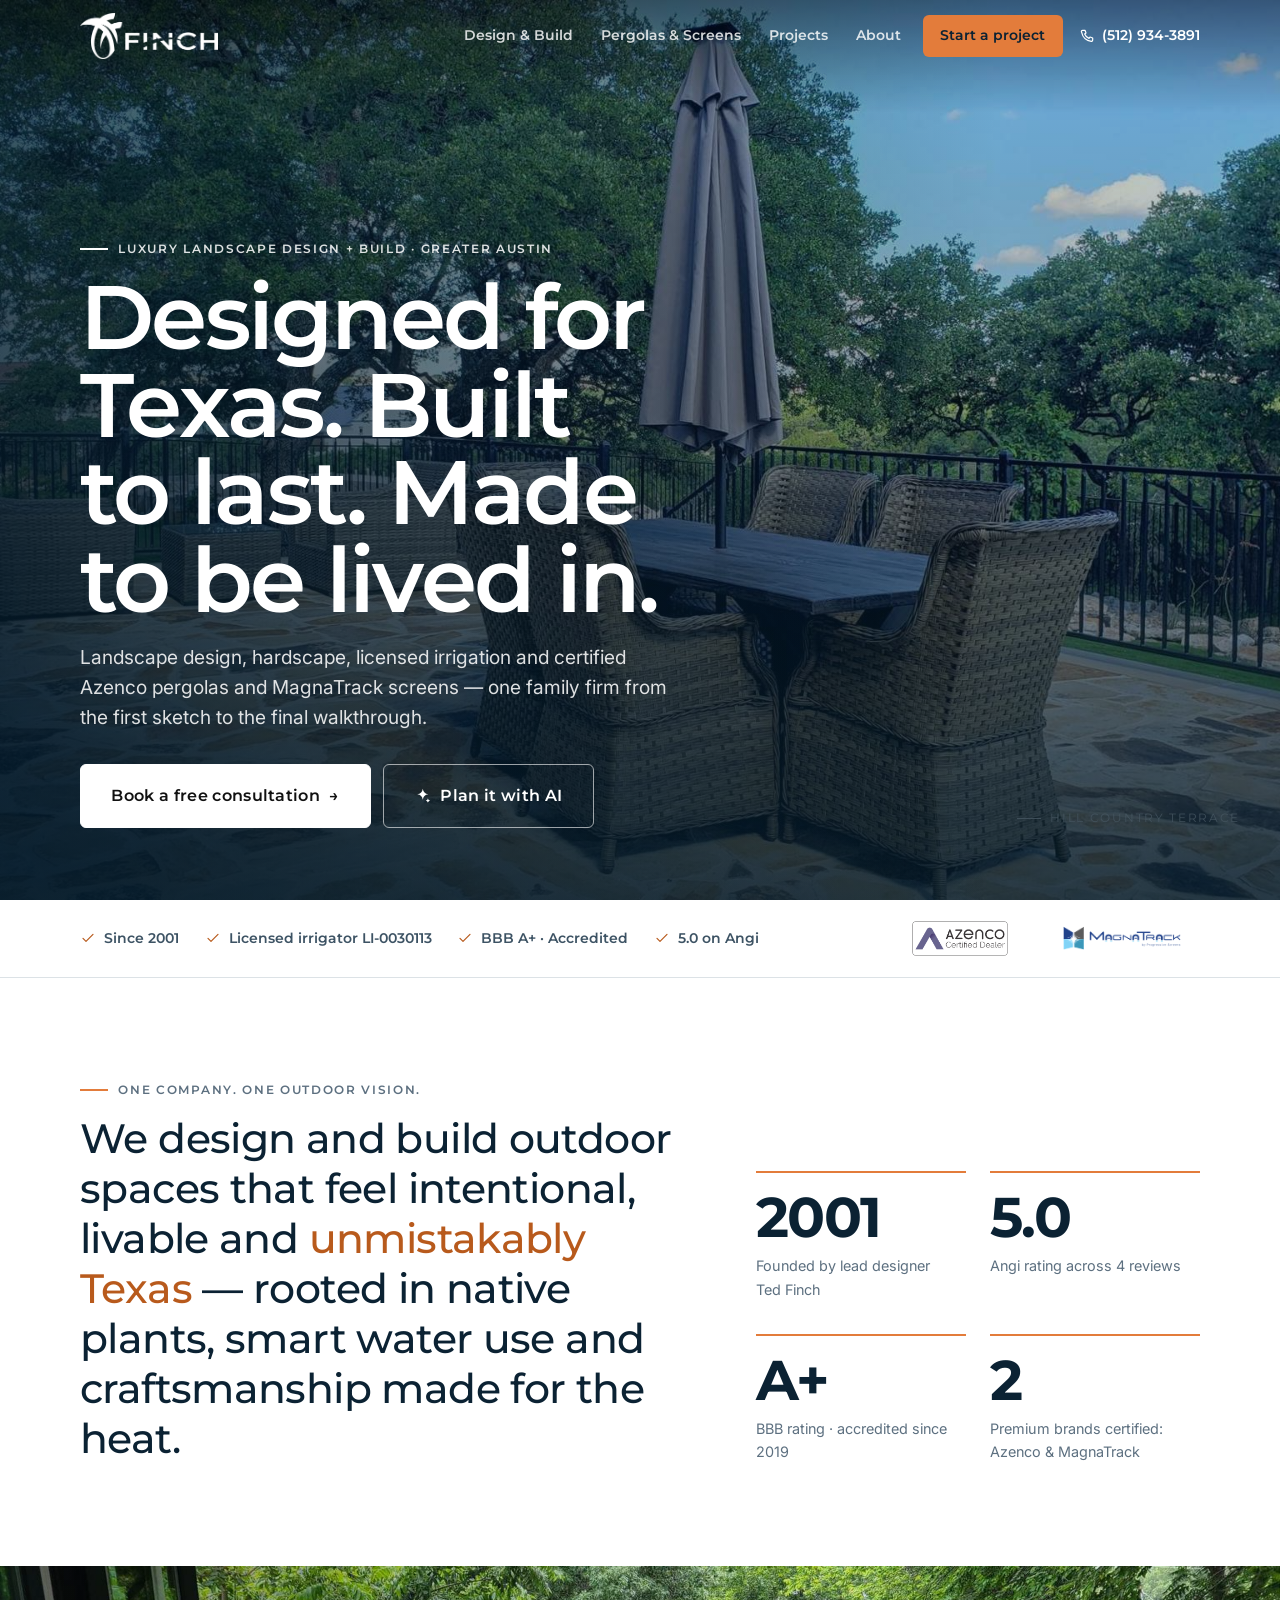
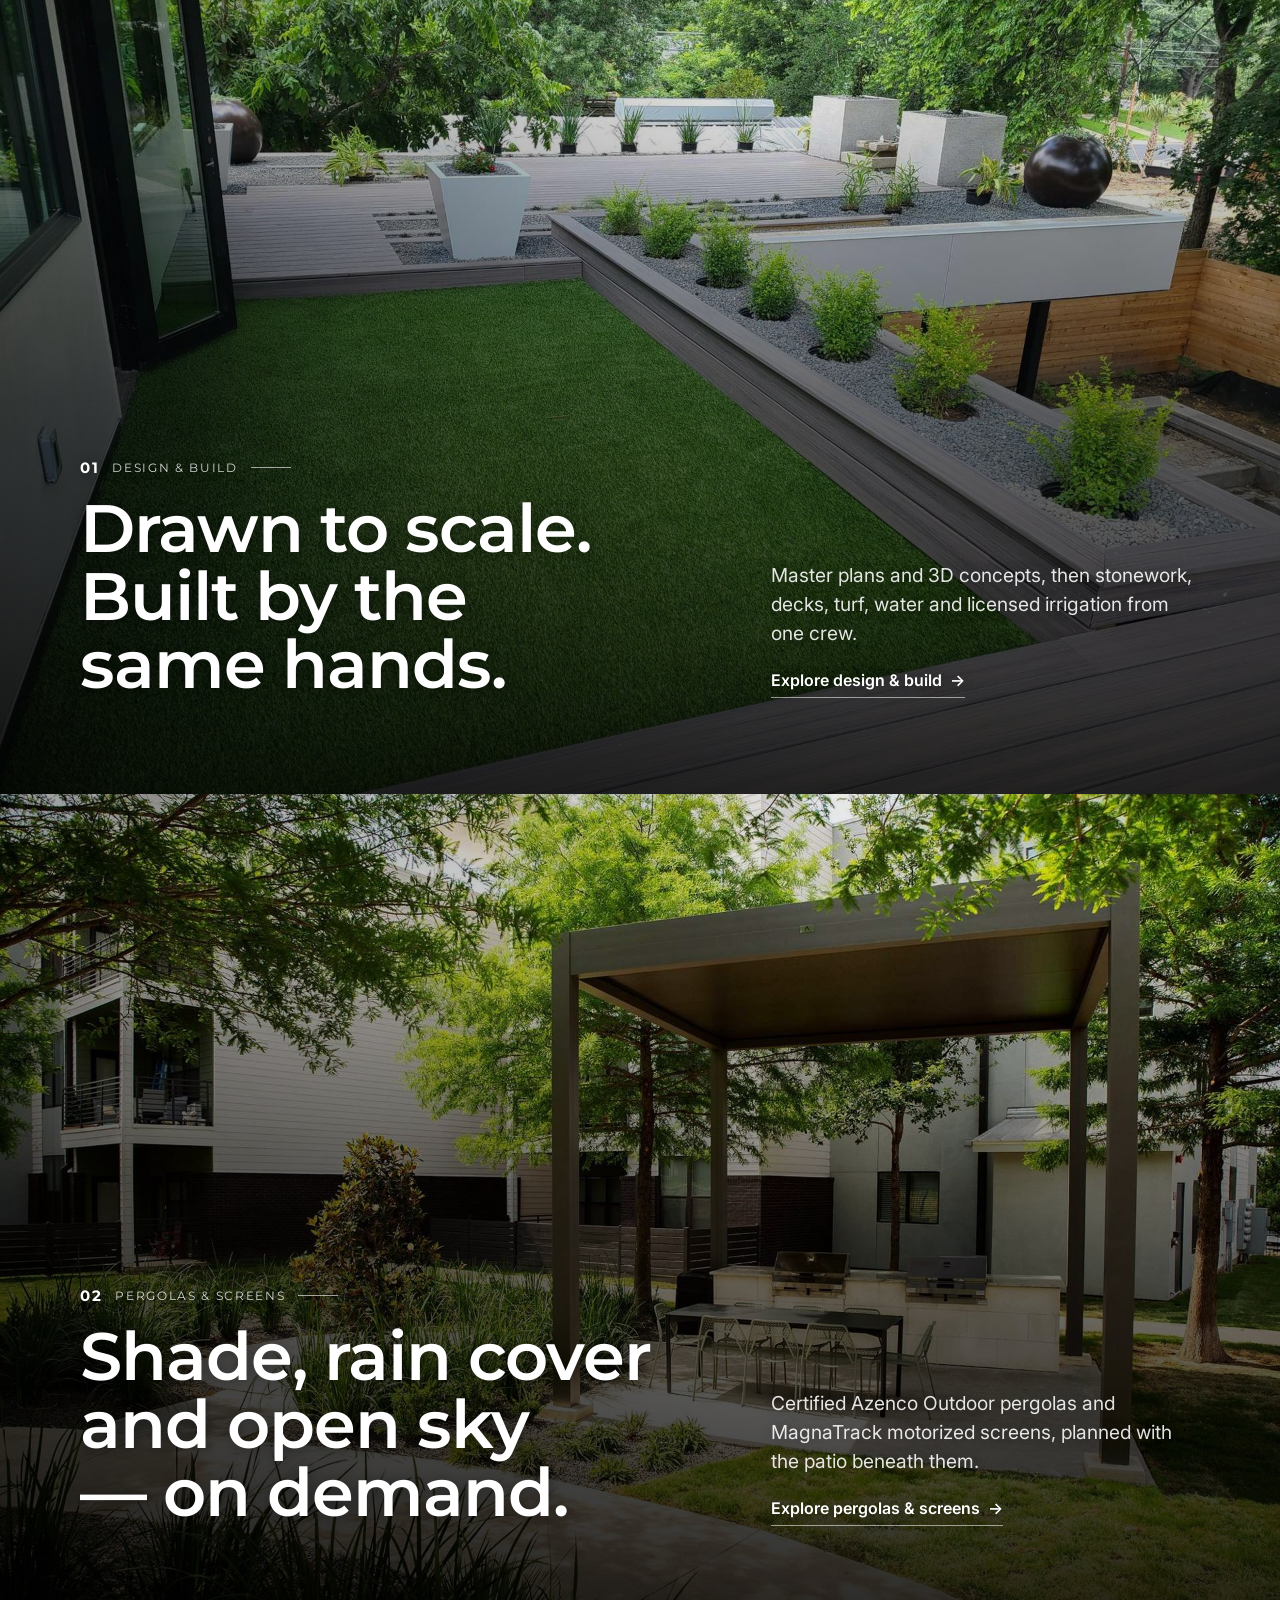
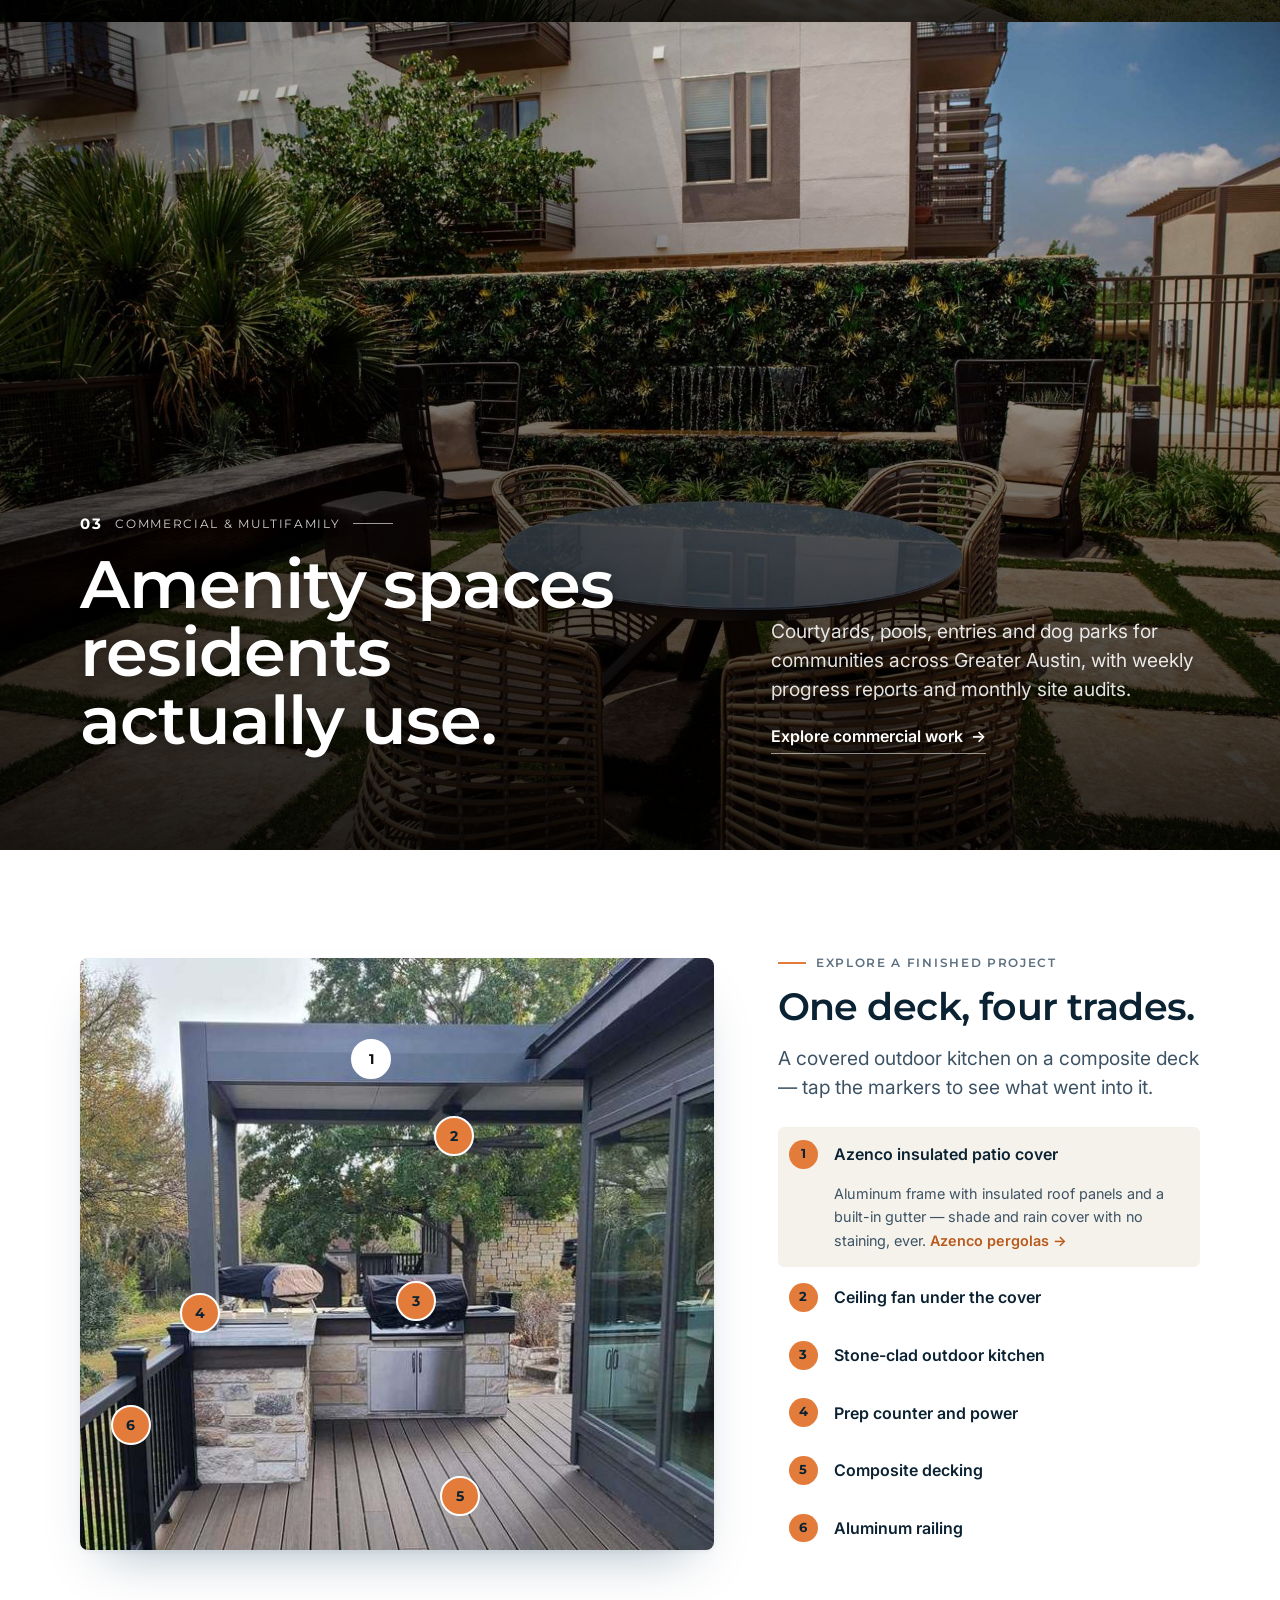
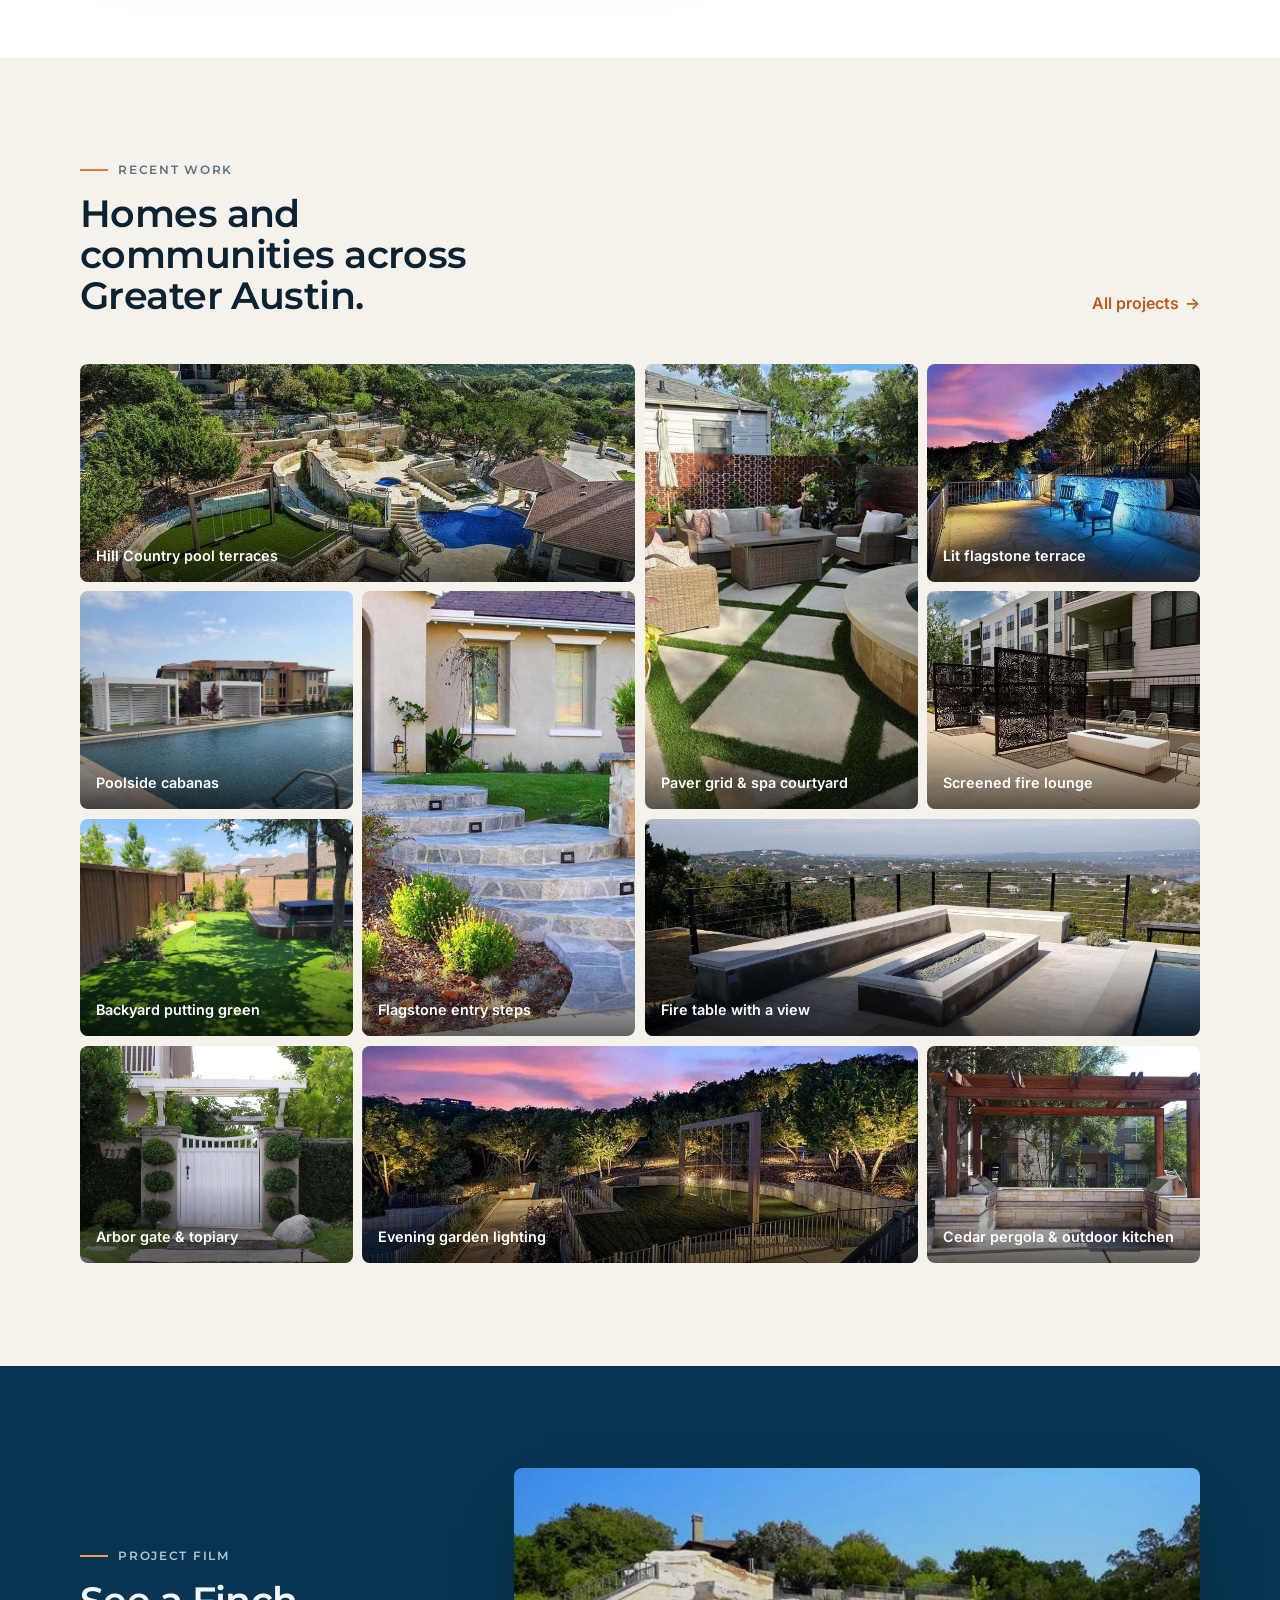
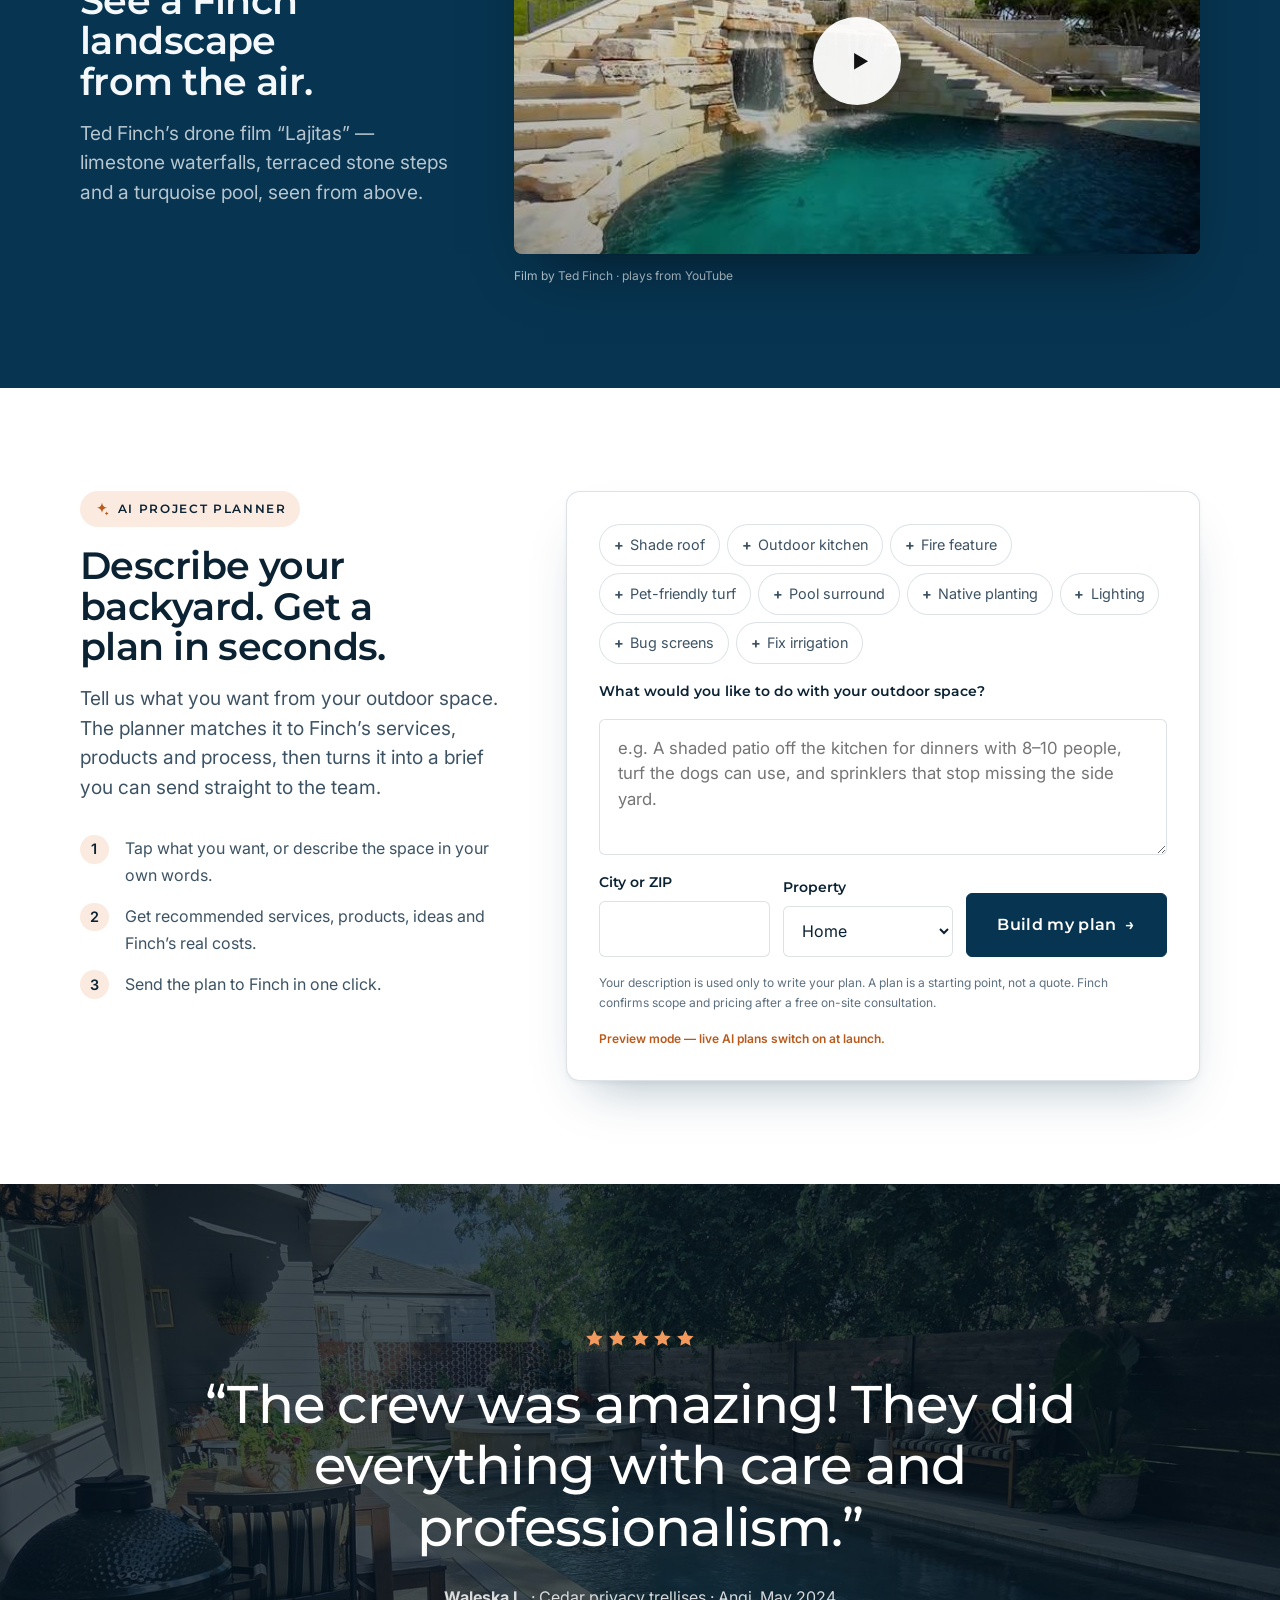
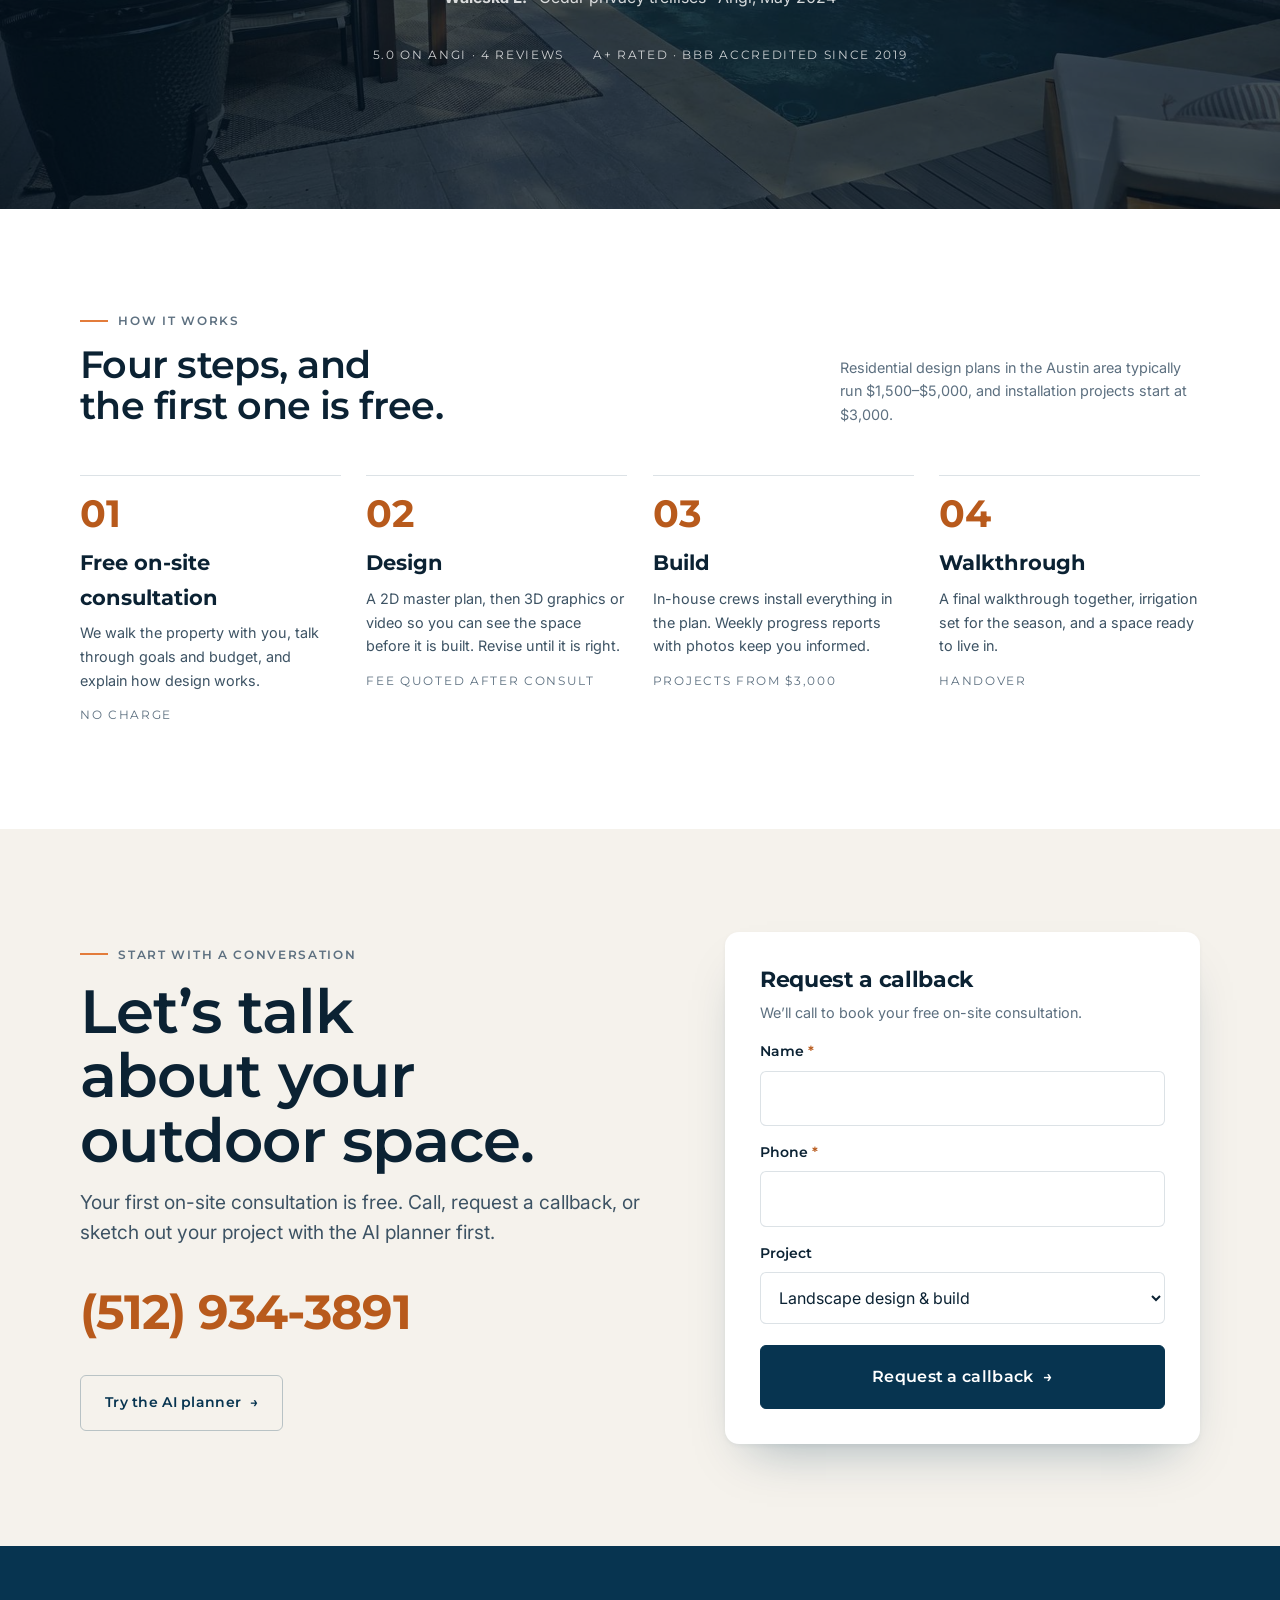
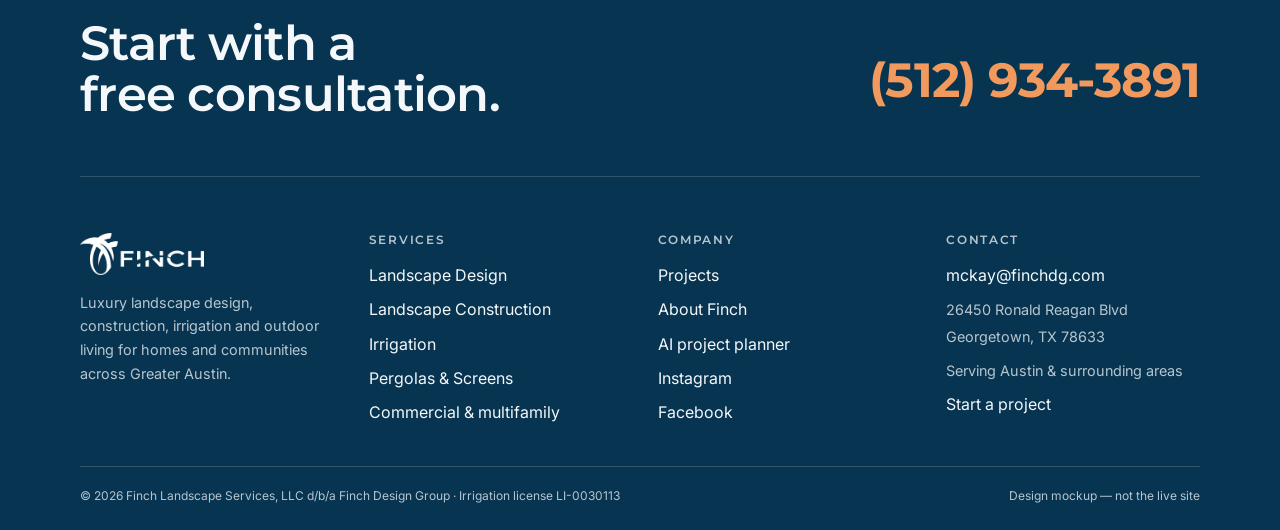
<file: index.html>
<!doctype html>
<html lang="en">
<head>
<meta charset="utf-8">
<meta name="viewport" content="width=device-width, initial-scale=1">
<!-- Demo for Finch Design Group: kept out of search. -->
<meta name="robots" content="noindex, nofollow">
<title>Finch Design Group | Landscape Design &amp; Build, Georgetown TX</title>
<meta name="description" content="Luxury landscape design, hardscape, licensed irrigation and certified Azenco pergolas in Georgetown and Greater Austin. Book a free on-site consultation.">
<link rel="canonical" href="https://me5050-cu.github.io/finch-design-group-redesign/">
<meta name="theme-color" content="#073450">
<link rel="icon" href="assets/img/brand/favicon.ico" sizes="any">
<link rel="icon" type="image/png" sizes="32x32" href="assets/img/brand/favicon-32.png">
<link rel="apple-touch-icon" href="assets/img/brand/apple-touch-icon.png">
<link rel="manifest" href="assets/site.webmanifest">
<meta property="og:type" content="website">
<meta property="og:site_name" content="Finch Design Group">
<meta property="og:locale" content="en_US">
<meta property="og:title" content="Finch Design Group | Landscape Design &amp; Build, Georgetown TX">
<meta property="og:description" content="Luxury landscape design, hardscape, licensed irrigation and certified Azenco pergolas in Georgetown and Greater Austin. Book a free on-site consultation.">
<meta property="og:url" content="https://me5050-cu.github.io/finch-design-group-redesign/">
<meta property="og:image" content="https://me5050-cu.github.io/finch-design-group-redesign/assets/img/share/index.jpg">
<meta property="og:image:width" content="1200">
<meta property="og:image:height" content="630">
<meta property="og:image:alt" content="Designed for Texas. Built to last. Made to be lived in. — Finch Design Group">
<meta name="twitter:card" content="summary_large_image">
<meta name="twitter:title" content="Finch Design Group | Landscape Design &amp; Build, Georgetown TX">
<meta name="twitter:description" content="Luxury landscape design, hardscape, licensed irrigation and certified Azenco pergolas in Georgetown and Greater Austin. Book a free on-site consultation.">
<meta name="twitter:image" content="https://me5050-cu.github.io/finch-design-group-redesign/assets/img/share/index.jpg">
<link rel="preconnect" href="https://fonts.googleapis.com">
<link rel="preconnect" href="https://fonts.gstatic.com" crossorigin>
<link rel="stylesheet" href="https://fonts.googleapis.com/css2?family=Montserrat:wght@500;600;700&family=Inter:wght@400;500;600&display=swap">
<link rel="stylesheet" href="assets/css/core.css">
<link rel="stylesheet" href="assets/css/sections.css">
<link rel="stylesheet" href="assets/css/themes/plume.css">
<script type="application/ld+json">{"@context":"https://schema.org","@graph":[{"@type":"WebSite","@id":"https://me5050-cu.github.io/finch-design-group-redesign/#website","url":"https://me5050-cu.github.io/finch-design-group-redesign/","name":"Finch Design Group","publisher":{"@id":"https://me5050-cu.github.io/finch-design-group-redesign/#business"},"inLanguage":"en-US"},{"@type":"HomeAndConstructionBusiness","@id":"https://me5050-cu.github.io/finch-design-group-redesign/#business","name":"Finch Design Group","legalName":"Finch Landscape Services, LLC","url":"https://me5050-cu.github.io/finch-design-group-redesign/","logo":"https://me5050-cu.github.io/finch-design-group-redesign/assets/img/brand/logo-color.png","image":"https://me5050-cu.github.io/finch-design-group-redesign/assets/img/share/index.jpg","description":"Luxury landscape design, hardscape, licensed irrigation and certified Azenco pergolas in Georgetown and Greater Austin. Book a free on-site consultation.","telephone":"+1-512-934-3891","email":"mckay@finchdg.com","address":{"@type":"PostalAddress","streetAddress":"26450 Ronald Reagan Blvd","addressLocality":"Georgetown","addressRegion":"TX","postalCode":"78633","addressCountry":"US"},"areaServed":{"@type":"AdministrativeArea","name":"Greater Austin, Texas"},"foundingDate":"2001","founder":{"@type":"Person","name":"Ted Finch"},"sameAs":["https://www.instagram.com/finchdesigngroup/","https://www.facebook.com/profile.php?id=61587375123697","https://www.linkedin.com/company/finch-design-group-llc"],"hasOfferCatalog":{"@type":"OfferCatalog","name":"Landscape design-build services","itemListElement":[{"@type":"Offer","itemOffered":{"@type":"Service","name":"Landscape Design"}},{"@type":"Offer","itemOffered":{"@type":"Service","name":"Landscape Construction"}},{"@type":"Offer","itemOffered":{"@type":"Service","name":"Irrigation"}},{"@type":"Offer","itemOffered":{"@type":"Service","name":"Pergolas & Screens"}},{"@type":"Offer","itemOffered":{"@type":"Service","name":"Commercial & multifamily"}}]}},{"@type":"WebPage","@id":"https://me5050-cu.github.io/finch-design-group-redesign/#webpage","url":"https://me5050-cu.github.io/finch-design-group-redesign/","name":"Finch Design Group | Landscape Design & Build, Georgetown TX","description":"Luxury landscape design, hardscape, licensed irrigation and certified Azenco pergolas in Georgetown and Greater Austin. Book a free on-site consultation.","isPartOf":{"@id":"https://me5050-cu.github.io/finch-design-group-redesign/#website"},"about":{"@id":"https://me5050-cu.github.io/finch-design-group-redesign/#business"},"primaryImageOfPage":{"@type":"ImageObject","url":"https://me5050-cu.github.io/finch-design-group-redesign/assets/img/share/index.jpg","width":1200,"height":630},"inLanguage":"en-US"}]}</script>
</head>
<body>
<a class="skip" href="#main">Skip to content</a>
<header class="site-header site-header--overlay">
    <input type="checkbox" id="nav-state" aria-label="Toggle menu">
    <div class="wrap site-header__inner">
      <a class="brand" href="./" aria-label="Finch Design Group home">
        <img class="logo--light" src="assets/img/brand/logo-color.png" alt="Finch Design Group" width="600" height="202">
        <img class="logo--dark" src="assets/img/brand/logo-white.png" alt="Finch Design Group" width="600" height="201">
      </a>
      <nav class="nav" aria-label="Main">
        <a href="design-build.html">Design &amp; Build</a>
        <a href="pergolas-screens.html">Pergolas &amp; Screens</a>
        <a href="projects.html">Projects</a>
        <a href="about.html">About</a>
        <a href="contact.html" class="nav__cta">Start a project</a>
      </nav>
      <a class="header-phone" href="tel:+15129343891"><svg viewBox="0 0 24 24" fill="none" stroke="currentColor" stroke-width="1.8" stroke-linecap="round" stroke-linejoin="round" aria-hidden="true"><path d="M6 3.5h3l1.5 4L8.5 9a11 11 0 0 0 6.5 6.5l1.5-2 4 1.5v3a2 2 0 0 1-2.2 2A16.5 16.5 0 0 1 4 6.7 2 2 0 0 1 6 3.5z"/></svg>(512) 934-3891</a>
      <a class="call-pill" href="tel:+15129343891"><svg viewBox="0 0 24 24" fill="none" stroke="currentColor" stroke-width="1.8" stroke-linecap="round" stroke-linejoin="round" aria-hidden="true"><path d="M6 3.5h3l1.5 4L8.5 9a11 11 0 0 0 6.5 6.5l1.5-2 4 1.5v3a2 2 0 0 1-2.2 2A16.5 16.5 0 0 1 4 6.7 2 2 0 0 1 6 3.5z"/></svg>Call</a>
      <label class="nav-toggle" for="nav-state" aria-hidden="true"><span></span></label>
    </div>
    <div class="mobile-nav"><div class="wrap">
      <a href="./">Home</a>
      <a href="design-build.html">Design &amp; Build</a>
      <a href="pergolas-screens.html">Pergolas &amp; Screens</a>
      <a href="projects.html">Projects</a>
      <a href="about.html">About</a>
      <a href="contact.html">Start a project</a>
      <a href="./#planner">AI project planner</a>
    </div></div>
  </header>
<main id="main">
<section class="hero hero--cine hero--video" data-hero-video>
    <div class="hero__slides">
      <figure class="hero__slide"><img src="assets/img/photos/view-dining.jpg" srcset="assets/img/photos/view-dining-640.jpg 640w, assets/img/photos/view-dining-1080.jpg 1080w, assets/img/photos/view-dining.jpg 1920w" sizes="100vw" width="1920" height="1080" alt="Flagstone dining terrace with wicker chairs and a patio umbrella overlooking tree-covered hills" fetchpriority="high" decoding="async"><figcaption class="hero__caption">Hill Country terrace</figcaption></figure>
      <figure class="hero__slide"><img src="assets/img/photos/azenco-courtyard-2.jpg" srcset="assets/img/photos/azenco-courtyard-2-640.jpg 640w, assets/img/photos/azenco-courtyard-2-1080.jpg 1080w, assets/img/photos/azenco-courtyard-2.jpg 1920w" sizes="100vw" width="1920" height="1278" alt="Louvered pergola over a paved seating area in a shaded courtyard garden" loading="lazy" decoding="async"><figcaption class="hero__caption">Azenco pergola courtyard</figcaption></figure>
      <figure class="hero__slide"><img src="assets/img/photos/fire-table-view.jpg" srcset="assets/img/photos/fire-table-view-640.jpg 640w, assets/img/photos/fire-table-view-1080.jpg 1080w, assets/img/photos/fire-table-view.jpg 1920w" sizes="100vw" width="1920" height="1080" alt="Linear fire table and built-in stone bench on a pale terrace overlooking the Hill Country" loading="lazy" decoding="async"><figcaption class="hero__caption">Fire table with a view</figcaption></figure>
      <figure class="hero__slide"><img src="assets/img/photos/hero-hillside.jpg" srcset="assets/img/photos/hero-hillside-640.jpg 640w, assets/img/photos/hero-hillside.jpg 1080w" sizes="100vw" width="1080" height="595" alt="Aerial view of terraced hillside landscaping with a blue pool, artificial turf and stone retaining walls" loading="lazy" decoding="async"><figcaption class="hero__caption">Hillside pool terraces</figcaption></figure>
      <video class="hero__video" src="assets/video/hero-terrace.mp4" poster="assets/img/photos/view-dining.jpg" muted loop playsinline autoplay preload="metadata" aria-hidden="true"></video>
    </div>
    <div class="hero__motion"><span class="hero__motion-note">Motion created from a Finch project photo</span><button class="hero__motion-btn" type="button" data-motion-toggle>Pause motion</button></div>
    <div class="wrap hero__inner">
      <p class="eyebrow">Luxury landscape design + build · Greater Austin</p>
      <h1>Designed for Texas. Built to last. Made to be lived in.</h1>
      <p class="hero__sub">Landscape design, hardscape, licensed irrigation and certified Azenco pergolas and MagnaTrack screens — one family firm from the first sketch to the final walkthrough.</p>
      <div class="btn-row hero__actions">
        <a class="btn btn--light btn--lg" href="contact.html">Book a free consultation <span class="arrow" aria-hidden="true">&rarr;</span></a>
        <a class="btn btn--outline-light btn--lg" href="#planner"><svg style="width:1.1rem;height:1.1rem" viewBox="0 0 24 24" fill="currentColor" aria-hidden="true"><path d="M12 2.5c.7 4.6 3 6.9 7.5 7.5-4.5.7-6.8 3-7.5 7.5-.7-4.5-3-6.8-7.5-7.5 4.5-.6 6.8-2.9 7.5-7.5z"/><path d="M19 15.5c.3 1.9 1.2 2.8 3 3.1-1.8.3-2.7 1.2-3 3-.3-1.8-1.2-2.7-3-3 1.8-.3 2.7-1.2 3-3.1z"/></svg> Plan it with AI</a>
      </div>
    </div>
  </section>

  <section class="trust-strip" aria-label="Credentials">
    <div class="wrap trust-strip__inner">
      <ul class="trust-strip__facts">
        <li><svg viewBox="0 0 24 24" fill="none" stroke="currentColor" stroke-width="1.8" stroke-linecap="round" stroke-linejoin="round" aria-hidden="true"><path d="m4.5 12.5 4.5 4.5L19.5 6.5"/></svg>Since 2001</li>
        <li><svg viewBox="0 0 24 24" fill="none" stroke="currentColor" stroke-width="1.8" stroke-linecap="round" stroke-linejoin="round" aria-hidden="true"><path d="m4.5 12.5 4.5 4.5L19.5 6.5"/></svg>Licensed irrigator LI-0030113</li>
        <li><svg viewBox="0 0 24 24" fill="none" stroke="currentColor" stroke-width="1.8" stroke-linecap="round" stroke-linejoin="round" aria-hidden="true"><path d="m4.5 12.5 4.5 4.5L19.5 6.5"/></svg>BBB A+ · Accredited</li>
        <li><svg viewBox="0 0 24 24" fill="none" stroke="currentColor" stroke-width="1.8" stroke-linecap="round" stroke-linejoin="round" aria-hidden="true"><path d="m4.5 12.5 4.5 4.5L19.5 6.5"/></svg>5.0 on Angi</li>
      </ul>
      <div class="badges__logos">
        <img src="assets/img/brand/badge-azenco.png" alt="Azenco Outdoor Certified Dealer" width="360" height="130">
        <img src="assets/img/brand/badge-magnatrack.png" alt="MagnaTrack by Progressive Screens" width="360" height="81">
      </div>
    </div>
  </section>

  <section class="section">
    <div class="wrap intro">
      <div>
        <p class="eyebrow">One company. One outdoor vision.</p>
        <p class="intro__statement">We design and build outdoor spaces that feel intentional, livable and <em>unmistakably Texas</em> — rooted in native plants, smart water use and craftsmanship made for the heat.</p>
      </div>
      <div class="stats">
        <div class="stat"><div class="stat__v">2001</div><div class="stat__l">Founded by lead designer Ted Finch</div></div>
        <div class="stat"><div class="stat__v">5.0</div><div class="stat__l">Angi rating across 4 reviews</div></div>
        <div class="stat"><div class="stat__v">A+</div><div class="stat__l">BBB rating · accredited since 2019</div></div>
        <div class="stat"><div class="stat__v">2</div><div class="stat__l">Premium brands certified: Azenco &amp; MagnaTrack</div></div>
      </div>
    </div>
  </section>

  <div class="chapters">
  <section class="chapter" aria-labelledby="chapter-0">
    <div class="hero__media"><img src="assets/img/photos/turf-planter.jpg" srcset="assets/img/photos/turf-planter-640.jpg 640w, assets/img/photos/turf-planter-1080.jpg 1080w, assets/img/photos/turf-planter.jpg 1920w" sizes="100vw" width="1920" height="1440" alt="Artificial turf lawn framed by a composite deck and white raised planters" loading="lazy" decoding="async"></div>
    <div class="wrap chapter__inner">
      <div>
        <div class="chapter__n"><b>01</b>Design &amp; Build</div>
        <h2 id="chapter-0">Drawn to scale. Built by the same hands.</h2>
      </div>
      <div>
        <p>Master plans and 3D concepts, then stonework, decks, turf, water and licensed irrigation from one crew.</p>
        <a class="link-light" href="design-build.html">Explore design &amp; build <span class="arrow" aria-hidden="true">&rarr;</span></a>
      </div>
    </div>
  </section>
  <section class="chapter" aria-labelledby="chapter-1">
    <div class="hero__media"><img src="assets/img/photos/azenco-courtyard-2.jpg" srcset="assets/img/photos/azenco-courtyard-2-640.jpg 640w, assets/img/photos/azenco-courtyard-2-1080.jpg 1080w, assets/img/photos/azenco-courtyard-2.jpg 1920w" sizes="100vw" width="1920" height="1278" alt="Louvered pergola over a paved seating area in a shaded courtyard garden" loading="lazy" decoding="async"></div>
    <div class="wrap chapter__inner">
      <div>
        <div class="chapter__n"><b>02</b>Pergolas &amp; Screens</div>
        <h2 id="chapter-1">Shade, rain cover and open sky — on demand.</h2>
      </div>
      <div>
        <p>Certified Azenco Outdoor pergolas and MagnaTrack motorized screens, planned with the patio beneath them.</p>
        <a class="link-light" href="pergolas-screens.html">Explore pergolas &amp; screens <span class="arrow" aria-hidden="true">&rarr;</span></a>
      </div>
    </div>
  </section>
  <section class="chapter" aria-labelledby="chapter-2">
    <div class="hero__media"><img src="assets/img/photos/comm-riata.jpg" srcset="assets/img/photos/comm-riata-640.jpg 640w, assets/img/photos/comm-riata-1080.jpg 1080w, assets/img/photos/comm-riata.jpg 1920w" sizes="100vw" width="1920" height="1277" alt="Round glass table and wicker chairs on a paver and turf grid courtyard at Griffis at Riata" loading="lazy" decoding="async"></div>
    <div class="wrap chapter__inner">
      <div>
        <div class="chapter__n"><b>03</b>Commercial &amp; multifamily</div>
        <h2 id="chapter-2">Amenity spaces residents actually use.</h2>
      </div>
      <div>
        <p>Courtyards, pools, entries and dog parks for communities across Greater Austin, with weekly progress reports and monthly site audits.</p>
        <a class="link-light" href="design-build.html#commercial">Explore commercial work <span class="arrow" aria-hidden="true">&rarr;</span></a>
      </div>
    </div>
  </section>
  </div>

  <section class="section" id="explore">
    <div class="wrap explore" data-explore>
      <figure class="explore__stage">
        <img src="assets/img/photos/azenco-deck-kitchen.jpg" srcset="assets/img/photos/azenco-deck-kitchen-640.jpg 640w, assets/img/photos/azenco-deck-kitchen.jpg 1200w" sizes="(max-width: 760px) 360px, 50vw" width="1200" height="1120" alt="Aluminum patio cover with a ceiling fan over a composite deck and stone-clad outdoor kitchen" loading="lazy" decoding="async">
        <button class="spot" type="button" style="left:46%;top:17%" data-spot="0" aria-pressed="true" tabindex="-1" aria-hidden="true">1</button>
        <button class="spot" type="button" style="left:59%;top:30%" data-spot="1" aria-pressed="false" tabindex="-1" aria-hidden="true">2</button>
        <button class="spot" type="button" style="left:53%;top:58%" data-spot="2" aria-pressed="false" tabindex="-1" aria-hidden="true">3</button>
        <button class="spot" type="button" style="left:19%;top:60%" data-spot="3" aria-pressed="false" tabindex="-1" aria-hidden="true">4</button>
        <button class="spot" type="button" style="left:60%;top:91%" data-spot="4" aria-pressed="false" tabindex="-1" aria-hidden="true">5</button>
        <button class="spot" type="button" style="left:8%;top:79%" data-spot="5" aria-pressed="false" tabindex="-1" aria-hidden="true">6</button>
      </figure>
      <div>
        <p class="eyebrow">Explore a finished project</p>
        <h2>One deck, four trades.</h2>
        <p class="lede" style="margin-top:1rem">A covered outdoor kitchen on a composite deck — tap the markers to see what went into it.</p>
        <ol class="explore__list">
          <li class="explore__item" data-active>
            <button class="explore__btn" type="button" data-spot="0" aria-expanded="true" aria-controls="spot-body-0"><span class="explore__n" aria-hidden="true">1</span><span class="explore__t">Azenco insulated patio cover</span></button>
            <div class="explore__b" id="spot-body-0">Aluminum frame with insulated roof panels and a built-in gutter — shade and rain cover with no staining, ever. <a href="pergolas-screens.html#azenco">Azenco pergolas <span class="arrow" aria-hidden="true">&rarr;</span></a></div>
          </li>
          <li class="explore__item">
            <button class="explore__btn" type="button" data-spot="1" aria-expanded="false" aria-controls="spot-body-1"><span class="explore__n" aria-hidden="true">2</span><span class="explore__t">Ceiling fan under the cover</span></button>
            <div class="explore__b" id="spot-body-1">Moving air makes a covered patio usable on still August evenings. <a href="pergolas-screens.html#azenco">Pergolas &amp; screens <span class="arrow" aria-hidden="true">&rarr;</span></a></div>
          </li>
          <li class="explore__item">
            <button class="explore__btn" type="button" data-spot="2" aria-expanded="false" aria-controls="spot-body-2"><span class="explore__n" aria-hidden="true">3</span><span class="explore__t">Stone-clad outdoor kitchen</span></button>
            <div class="explore__b" id="spot-body-2">A built-in grill and stainless access doors set into a stacked-stone island. <a href="design-build.html#build">Landscape construction <span class="arrow" aria-hidden="true">&rarr;</span></a></div>
          </li>
          <li class="explore__item">
            <button class="explore__btn" type="button" data-spot="3" aria-expanded="false" aria-controls="spot-body-3"><span class="explore__n" aria-hidden="true">4</span><span class="explore__t">Prep counter and power</span></button>
            <div class="explore__b" id="spot-body-3">Counter space beside the grill, with a weatherproof outlet on the post for appliances. <a href="design-build.html#build">Landscape construction <span class="arrow" aria-hidden="true">&rarr;</span></a></div>
          </li>
          <li class="explore__item">
            <button class="explore__btn" type="button" data-spot="4" aria-expanded="false" aria-controls="spot-body-4"><span class="explore__n" aria-hidden="true">5</span><span class="explore__t">Composite decking</span></button>
            <div class="explore__b" id="spot-body-4">Boards that hold their color in full Texas sun, with far less upkeep than stained wood. <a href="design-build.html#build">Landscape construction <span class="arrow" aria-hidden="true">&rarr;</span></a></div>
          </li>
          <li class="explore__item">
            <button class="explore__btn" type="button" data-spot="5" aria-expanded="false" aria-controls="spot-body-5"><span class="explore__n" aria-hidden="true">6</span><span class="explore__t">Aluminum railing</span></button>
            <div class="explore__b" id="spot-body-5">Slim black balusters keep the view to the yard open. <a href="design-build.html#build">Landscape construction <span class="arrow" aria-hidden="true">&rarr;</span></a></div>
          </li>
        </ol>
      </div>
    </div>
  </section>

  <section class="section section--alt" id="work">
    <div class="wrap">
      <div class="section-head section-head--row">
        <div><p class="eyebrow">Recent work</p><h2>Homes and communities across Greater Austin.</h2></div>
        <a class="link" href="projects.html">All projects <span class="arrow" aria-hidden="true">&rarr;</span></a>
      </div>
      <div class="wall">
        <figure class="wall__item g-item wall__item--wide"><img src="assets/img/photos/hero-hillside.jpg" srcset="assets/img/photos/hero-hillside-640.jpg 640w, assets/img/photos/hero-hillside.jpg 1080w" sizes="100vw" width="1080" height="595" alt="Aerial view of terraced hillside landscaping with a blue pool, artificial turf and stone retaining walls" loading="lazy" decoding="async"><figcaption>Hill Country pool terraces</figcaption><button type="button" data-full="assets/img/photos/hero-hillside.jpg" aria-label="Enlarge: Hill Country pool terraces"></button></figure>
        <figure class="wall__item g-item wall__item--tall"><img src="assets/img/photos/paver-spa.jpg" srcset="assets/img/photos/paver-spa-640.jpg 640w, assets/img/photos/paver-spa-1080.jpg 1080w, assets/img/photos/paver-spa.jpg 1920w" sizes="(max-width: 760px) 360px, 50vw" width="1920" height="1920" alt="Paver and turf grid patio with lounge seating beside a raised stone spa" loading="lazy" decoding="async"><figcaption>Paver grid &amp; spa courtyard</figcaption><button type="button" data-full="assets/img/photos/paver-spa.jpg" aria-label="Enlarge: Paver grid &amp; spa courtyard"></button></figure>
        <figure class="wall__item g-item"><img src="assets/img/photos/twilight-terrace.jpg" srcset="assets/img/photos/twilight-terrace-640.jpg 640w, assets/img/photos/twilight-terrace.jpg 1080w" sizes="(max-width: 760px) 360px, 50vw" width="1080" height="705" alt="Flagstone terrace with lounge chairs and blue accent lighting at dusk" loading="lazy" decoding="async"><figcaption>Lit flagstone terrace</figcaption><button type="button" data-full="assets/img/photos/twilight-terrace.jpg" aria-label="Enlarge: Lit flagstone terrace"></button></figure>
        <figure class="wall__item g-item"><img src="assets/img/photos/azenco-cabana-pool.jpg" srcset="assets/img/photos/azenco-cabana-pool-640.jpg 640w, assets/img/photos/azenco-cabana-pool-1080.jpg 1080w, assets/img/photos/azenco-cabana-pool.jpg 1920w" sizes="(max-width: 760px) 360px, 50vw" width="1920" height="1728" alt="White louvered cabanas along the edge of a resort-style pool" loading="lazy" decoding="async"><figcaption>Poolside cabanas</figcaption><button type="button" data-full="assets/img/photos/azenco-cabana-pool.jpg" aria-label="Enlarge: Poolside cabanas"></button></figure>
        <figure class="wall__item g-item wall__item--tall"><img src="assets/img/photos/stone-steps.jpg" srcset="assets/img/photos/stone-steps-640.jpg 640w, assets/img/photos/stone-steps.jpg 1200w" sizes="(max-width: 760px) 360px, 50vw" width="1200" height="1200" alt="Curved flagstone entry steps with landscape lighting and planted beds leading to a stucco home" loading="lazy" decoding="async"><figcaption>Flagstone entry steps</figcaption><button type="button" data-full="assets/img/photos/stone-steps.jpg" aria-label="Enlarge: Flagstone entry steps"></button></figure>
        <figure class="wall__item g-item"><img src="assets/img/photos/comm-screens-fire.jpg" srcset="assets/img/photos/comm-screens-fire-640.jpg 640w, assets/img/photos/comm-screens-fire-1080.jpg 1080w, assets/img/photos/comm-screens-fire.jpg 1920w" sizes="(max-width: 760px) 360px, 50vw" width="1920" height="1277" alt="Laser-cut decorative screens and a fire table in an apartment courtyard" loading="lazy" decoding="async"><figcaption>Screened fire lounge</figcaption><button type="button" data-full="assets/img/photos/comm-screens-fire.jpg" aria-label="Enlarge: Screened fire lounge"></button></figure>
        <figure class="wall__item g-item wall__item--wide"><img src="assets/img/photos/fire-table-view.jpg" srcset="assets/img/photos/fire-table-view-640.jpg 640w, assets/img/photos/fire-table-view-1080.jpg 1080w, assets/img/photos/fire-table-view.jpg 1920w" sizes="100vw" width="1920" height="1080" alt="Linear fire table and built-in stone bench on a pale terrace overlooking the Hill Country" loading="lazy" decoding="async"><figcaption>Fire table with a view</figcaption><button type="button" data-full="assets/img/photos/fire-table-view.jpg" aria-label="Enlarge: Fire table with a view"></button></figure>
        <figure class="wall__item g-item"><img src="assets/img/photos/putting-green.jpg" srcset="assets/img/photos/putting-green-640.jpg 640w, assets/img/photos/putting-green.jpg 1200w" sizes="(max-width: 760px) 360px, 50vw" width="1200" height="1062" alt="Backyard artificial turf putting green beside a wood privacy fence and planted beds" loading="lazy" decoding="async"><figcaption>Backyard putting green</figcaption><button type="button" data-full="assets/img/photos/putting-green.jpg" aria-label="Enlarge: Backyard putting green"></button></figure>
        <figure class="wall__item g-item"><img src="assets/img/photos/white-gate.jpg" srcset="assets/img/photos/white-gate-640.jpg 640w, assets/img/photos/white-gate-1080.jpg 1080w, assets/img/photos/white-gate.jpg 1920w" sizes="100vw" width="1920" height="1437" alt="White arbor gate between stone pillars and clipped topiary shrubs" loading="lazy" decoding="async"><figcaption>Arbor gate &amp; topiary</figcaption><button type="button" data-full="assets/img/photos/white-gate.jpg" aria-label="Enlarge: Arbor gate &amp; topiary"></button></figure>
        <figure class="wall__item g-item wall__item--wide"><img src="assets/img/photos/twilight-garden.jpg" srcset="assets/img/photos/twilight-garden-640.jpg 640w, assets/img/photos/twilight-garden.jpg 1080w" sizes="100vw" width="1080" height="709" alt="Landscape lighting glowing across a terraced garden and lawn at sunset" loading="lazy" decoding="async"><figcaption>Evening garden lighting</figcaption><button type="button" data-full="assets/img/photos/twilight-garden.jpg" aria-label="Enlarge: Evening garden lighting"></button></figure>
        <figure class="wall__item g-item"><img src="assets/img/photos/comm-cedar-kitchen.jpg" srcset="assets/img/photos/comm-cedar-kitchen-640.jpg 640w, assets/img/photos/comm-cedar-kitchen-1080.jpg 1080w, assets/img/photos/comm-cedar-kitchen.jpg 1920w" sizes="(max-width: 760px) 360px, 50vw" width="1920" height="1080" alt="Cedar pergola over a stone outdoor kitchen at an apartment community" loading="lazy" decoding="async"><figcaption>Cedar pergola &amp; outdoor kitchen</figcaption><button type="button" data-full="assets/img/photos/comm-cedar-kitchen.jpg" aria-label="Enlarge: Cedar pergola &amp; outdoor kitchen"></button></figure>
      </div>
    </div>
  </section>

  <section class="section section--band" id="film">
    <div class="wrap film">
      <div>
        <p class="eyebrow">Project film</p>
        <h2>See a Finch landscape from the air.</h2>
        <p class="lede" style="margin-top:1rem">Ted Finch’s drone film “Lajitas” — limestone waterfalls, terraced stone steps and a turquoise pool, seen from above.</p>
      </div>
      <div>
        <div class="film__player" data-film="tH6sdg3fOiE" data-title="Lajitas">
          <img src="assets/img/photos/film-lajitas.jpg" srcset="assets/img/photos/film-lajitas-640.jpg 640w, assets/img/photos/film-lajitas-1080.jpg 1080w, assets/img/photos/film-lajitas.jpg 1280w" sizes="(max-width: 760px) 360px, 50vw" width="1280" height="720" alt="Limestone waterfall spilling into a turquoise pool below terraced stone steps, from Ted Finch’s film Lajitas" loading="lazy" decoding="async">
          <button class="film__play" type="button" aria-label="Play the film Lajitas"><span><svg viewBox="0 0 24 24" fill="currentColor" aria-hidden="true"><path d="M8 5.5v13l11-6.5z"/></svg></span></button>
        </div>
        <p class="film__note">Film by Ted Finch · plays from YouTube</p>
      </div>
    </div>
  </section>

  <section class="section planner" id="planner">
    <div class="wrap planner__grid">
      <div class="planner__intro">
        <span class="ai-badge"><svg viewBox="0 0 24 24" fill="currentColor" aria-hidden="true"><path d="M12 2.5c.7 4.6 3 6.9 7.5 7.5-4.5.7-6.8 3-7.5 7.5-.7-4.5-3-6.8-7.5-7.5 4.5-.6 6.8-2.9 7.5-7.5z"/><path d="M19 15.5c.3 1.9 1.2 2.8 3 3.1-1.8.3-2.7 1.2-3 3-.3-1.8-1.2-2.7-3-3 1.8-.3 2.7-1.2 3-3.1z"/></svg>AI project planner</span>
        <h2>Describe your backyard. Get a plan in seconds.</h2>
        <p class="lede" style="margin-top:1rem">Tell us what you want from your outdoor space. The planner matches it to Finch’s services, products and process, then turns it into a brief you can send straight to the team.</p>
        <ol class="planner__how">
          <li>Tap what you want, or describe the space in your own words.</li>
          <li>Get recommended services, products, ideas and Finch’s real costs.</li>
          <li>Send the plan to Finch in one click.</li>
        </ol>
      </div>
      <div>
        <form class="planner__form" id="planner-form" novalidate>
          <div class="planner__picks" role="group" aria-label="Add project elements">
            <button class="pick" type="button" data-phrase="a shaded pergola or patio cover" aria-pressed="false">Shade roof</button>
            <button class="pick" type="button" data-phrase="an outdoor kitchen for entertaining" aria-pressed="false">Outdoor kitchen</button>
            <button class="pick" type="button" data-phrase="a fire pit or fire table" aria-pressed="false">Fire feature</button>
            <button class="pick" type="button" data-phrase="artificial turf the dogs can use" aria-pressed="false">Pet-friendly turf</button>
            <button class="pick" type="button" data-phrase="a refreshed pool deck and surround" aria-pressed="false">Pool surround</button>
            <button class="pick" type="button" data-phrase="low-water native planting" aria-pressed="false">Native planting</button>
            <button class="pick" type="button" data-phrase="landscape lighting for evenings" aria-pressed="false">Lighting</button>
            <button class="pick" type="button" data-phrase="screens to keep mosquitoes out" aria-pressed="false">Bug screens</button>
            <button class="pick" type="button" data-phrase="sprinklers that stop missing spots" aria-pressed="false">Fix irrigation</button>
          </div>
          <label for="planner-input">What would you like to do with your outdoor space?</label>
          <textarea class="planner__input" id="planner-input" name="description" required maxlength="1200" placeholder="e.g. A shaded patio off the kitchen for dinners with 8–10 people, turf the dogs can use, and sprinklers that stop missing the side yard."></textarea>
          <div class="planner__row">
            <div class="field"><label for="planner-city">City or ZIP</label><input id="planner-city" name="city" autocomplete="postal-code"></div>
            <div class="field"><label for="planner-property">Property</label><select id="planner-property" name="property"><option>Home</option><option>Community, HOA or multifamily</option><option>Commercial property</option></select></div>
            <button class="btn btn--lg" type="submit">Build my plan <span class="arrow" aria-hidden="true">&rarr;</span></button>
          </div>
          <p class="planner__privacy">Your description is used only to write your plan. A plan is a starting point, not a quote. Finch confirms scope and pricing after a free on-site consultation.</p>
          <p class="planner__mode" data-mock-only>Preview mode — live AI plans switch on at launch.</p>
        </form>
        <div class="planner__out" id="planner-out" aria-live="polite" hidden></div>
      </div>
    </div>
    <script type="application/json" id="planner-data">{"services":{"design":{"name":"Landscape design","inline":"landscape design","href":"design-build.html#design"},"build":{"name":"Landscape construction","inline":"landscape construction","href":"design-build.html#build"},"irrigation":{"name":"Irrigation","inline":"irrigation","href":"design-build.html#irrigation"},"pergolas":{"name":"Azenco pergolas","inline":"an Azenco pergola","href":"pergolas-screens.html#azenco"},"screens":{"name":"MagnaTrack screens","inline":"MagnaTrack screens","href":"pergolas-screens.html#magnatrack"},"commercial":{"name":"Commercial & multifamily","inline":"commercial and multifamily expertise","href":"design-build.html#commercial"}},"interestFor":{"design":"Landscape design","build":"Patio & hardscape","irrigation":"Irrigation","pergolas":"Azenco pergola","screens":"MagnaTrack screens"},"tags":{"shade":{"keywords":["shade","pergola","cover","sun","hot","heat","rain","louver","roof"],"services":["pergolas"],"why":"Adjustable shade and rain cover over the space you use most.","products":[{"name":"R-BLADE™","why":"Motorized louvers you can open, angle or close as the weather changes."}],"ideas":["Position the pergola to block the west-facing afternoon sun, when Texas patios are hottest."],"questions":["Which direction does the patio face, and when do you use it most?"]},"carport":{"keywords":["carport","parking","driveway"],"services":["pergolas"],"why":"A covered, finished structure for vehicles.","products":[{"name":"R-CAR™","why":"An insulated aluminum carport with a built-in gutter."}],"ideas":["Match the carport’s powder-coat color to your home’s trim so it reads as architecture."],"questions":["How many vehicles should the carport cover?"]},"cabana":{"keywords":["cabana","poolside","lounge"],"services":["pergolas"],"why":"A private, shaded retreat by the water.","products":[{"name":"K-BANA™","why":"A manual louvered cabana with privacy panels and no electrical work."}],"ideas":["Set cabanas on a raised composite deck so the lounge zone feels separate from the pool traffic."],"questions":["How many people should each cabana seat?"]},"bugs":{"keywords":["bug","mosquito","insect","screen","wind"],"services":["screens"],"why":"Usable evenings without mosquitoes.","products":[{"name":"Insect screens","why":"Motorized screens that drop into a magnetic track — no zippers to snag."}],"ideas":["Pair motorized screens with a louvered roof so the patio becomes a true outdoor room."],"questions":["How many openings would need screens?"]},"privacy":{"keywords":["privacy","neighbor","neighbors","block the view"],"services":["screens","build"],"why":"Privacy that looks designed, not added on.","products":[{"name":"Vinyl screens","why":"Clear panels for wind, or blackout panels for privacy on demand."}],"ideas":["Cedar trellises planted with vines, built in the Finch shop, make privacy that softens over time."],"questions":["Which sightline bothers you most?"]},"kitchen":{"keywords":["kitchen","grill","bbq","cook","entertain","dinner","fire pit","firepit","fireplace","fire"],"services":["build"],"why":"An outdoor kitchen and gathering space built for entertaining.","products":[],"ideas":["Keep the outdoor kitchen close to the back door to shorten trips, with a bar-height counter so the cook faces guests.","Anchor a seating area with a fire feature for cooler evenings."],"questions":["Do you need gas, power and water run to the kitchen?"]},"hardscape":{"keywords":["patio","paver","flagstone","stone","wall","retaining","walkway","path","steps","slope","hill"],"services":["design","build"],"why":"Hardscape that handles grade, drainage and daily use.","products":[],"ideas":["Use retaining and seat walls on sloped lots to create level terraces that double as seating."],"questions":["Is the yard sloped, and does water collect anywhere after rain?"]},"deck":{"keywords":["deck","composite","cedar"],"services":["build"],"why":"A deck built for Texas sun and use.","products":[],"ideas":["Composite decking keeps its color in full sun with far less upkeep than stained wood."],"questions":["Is there an existing deck to remove?"]},"turf":{"keywords":["turf","dog","dogs","pet","putting","golf","kids","play"],"services":["build"],"why":"Durable green space for pets, kids or practice.","products":[],"ideas":["Pet-friendly artificial turf with a flush paver border stays clean and green through August.","A backyard putting green can share the same turf installation."],"questions":["Who will use the turf area most — pets, kids or golfers?"]},"water":{"keywords":["pool","spa","hot tub","water feature","fountain","waterfall"],"services":["design","build"],"why":"Surrounds and water features designed around the pool.","products":[],"ideas":["Frame the pool with cool-to-touch pavers and shaded seating so the area works in midsummer."],"questions":["Is the pool staying as it is, or part of the redesign?"]},"irrigation":{"keywords":["sprinkler","irrigation","water bill","drip","brown","dead","watering","dry spot"],"services":["irrigation"],"why":"Water in the right place, with less waste.","products":[],"ideas":["Separate drip zones for beds from spray zones for turf so each gets only the water it needs."],"questions":["Do you have an existing system, and where does it fall short?"]},"native":{"keywords":["native","drought","xeriscape","low water","low-water","garden","plants","planting","beds","trees","low maintenance","lush"],"services":["design","irrigation"],"why":"A water-wise planting plan that thrives in Texas heat.","products":[],"ideas":["Layer Texas-native and adapted plants in drifts so the garden looks lush while using far less water."],"questions":["How much time do you want to spend maintaining the garden?"]},"lighting":{"keywords":["light","lighting","night","evening","dark"],"services":["build"],"why":"Landscape lighting for safety and atmosphere after dark.","products":[],"ideas":["Light paths, steps and feature trees so the space is safe and inviting at night."],"questions":["Where do you walk or gather after dark?"]},"commercial":{"keywords":["commercial","apartment","multifamily","hoa","community","amenity","office","residents","tenants","property manager"],"services":["commercial","design"],"why":"Amenity spaces residents actually use.","products":[],"ideas":["Zone the courtyard into grill, lounge and shade areas so residents use it at different times of day."],"questions":["How many residents or units does the space serve?"]}},"defaultQuestions":["How do you want to use the space day to day, and who will use it?","Are there HOA or city requirements we should plan around?","What timeline are you working toward?"],"budgetNote":"Your first on-site consultation is free. Residential design plans in the Austin area typically run $1,500–$5,000, and installation projects start at $3,000. Finch quotes exact numbers after walking the property.","disclaimer":"A plan is a starting point, not a quote. Finch confirms scope and pricing after a free on-site consultation.","nextSteps":["Free on-site consultation: We walk the property with you, talk through goals and budget, and explain how design works.","Design: A 2D master plan, then 3D graphics or video so you can see the space before it is built. Revise until it is right.","Build: In-house crews install everything in the plan. Weekly progress reports with photos keep you informed.","Walkthrough: A final walkthrough together, irrigation set for the season, and a space ready to live in."]}</script>
  </section>

  <section class="testimonial" aria-label="Client review">
    <div class="hero__media"><img src="assets/img/photos/pool-deck.jpg" srcset="assets/img/photos/pool-deck-640.jpg 640w, assets/img/photos/pool-deck-1080.jpg 1080w, assets/img/photos/pool-deck.jpg 1920w" sizes="100vw" width="1920" height="1440" alt="Backyard pool with a composite deck, lounge seating and an outdoor grill" loading="lazy" decoding="async"></div>
    <div class="wrap">
      <figure class="testimonial__inner" style="margin-block:0">
        <div class="quote__stars" role="img" aria-label="5 out of 5 stars"><svg viewBox="0 0 24 24" fill="currentColor" aria-hidden="true"><path d="m12 2.6 2.9 6 6.6.9-4.8 4.6 1.2 6.5-5.9-3.2-5.9 3.2 1.2-6.5L2.5 9.5l6.6-.9z"/></svg><svg viewBox="0 0 24 24" fill="currentColor" aria-hidden="true"><path d="m12 2.6 2.9 6 6.6.9-4.8 4.6 1.2 6.5-5.9-3.2-5.9 3.2 1.2-6.5L2.5 9.5l6.6-.9z"/></svg><svg viewBox="0 0 24 24" fill="currentColor" aria-hidden="true"><path d="m12 2.6 2.9 6 6.6.9-4.8 4.6 1.2 6.5-5.9-3.2-5.9 3.2 1.2-6.5L2.5 9.5l6.6-.9z"/></svg><svg viewBox="0 0 24 24" fill="currentColor" aria-hidden="true"><path d="m12 2.6 2.9 6 6.6.9-4.8 4.6 1.2 6.5-5.9-3.2-5.9 3.2 1.2-6.5L2.5 9.5l6.6-.9z"/></svg><svg viewBox="0 0 24 24" fill="currentColor" aria-hidden="true"><path d="m12 2.6 2.9 6 6.6.9-4.8 4.6 1.2 6.5-5.9-3.2-5.9 3.2 1.2-6.5L2.5 9.5l6.6-.9z"/></svg></div>
        <blockquote>&ldquo;The crew was amazing! They did everything with care and professionalism.&rdquo;</blockquote>
        <figcaption><b>Waleska L.</b> · Cedar privacy trellises · Angi, May 2024</figcaption>
        <div class="testimonial__meta"><span>5.0 on Angi · 4 reviews</span><span>A+ rated · BBB Accredited since 2019</span></div>
      </figure>
    </div>
  </section>

  <section class="section">
    <div class="wrap">
      <div class="section-head section-head--row">
        <div><p class="eyebrow">How it works</p><h2>Four steps, and the first one is free.</h2></div>
        <p class="small" style="max-width:40ch">Residential design plans in the Austin area typically run $1,500–$5,000, and installation projects start at $3,000.</p>
      </div>
      <ol class="steps-row">
        <li><div class="steps-row__n">01</div><div class="steps-row__t">Free on-site consultation</div><p class="steps-row__b">We walk the property with you, talk through goals and budget, and explain how design works.</p><span class="steps-row__note">No charge</span></li>
        <li><div class="steps-row__n">02</div><div class="steps-row__t">Design</div><p class="steps-row__b">A 2D master plan, then 3D graphics or video so you can see the space before it is built. Revise until it is right.</p><span class="steps-row__note">Fee quoted after consult</span></li>
        <li><div class="steps-row__n">03</div><div class="steps-row__t">Build</div><p class="steps-row__b">In-house crews install everything in the plan. Weekly progress reports with photos keep you informed.</p><span class="steps-row__note">Projects from $3,000</span></li>
        <li><div class="steps-row__n">04</div><div class="steps-row__t">Walkthrough</div><p class="steps-row__b">A final walkthrough together, irrigation set for the season, and a space ready to live in.</p><span class="steps-row__note">Handover</span></li>
      </ol>
    </div>
  </section>

  <section class="section section--alt">
    <div class="wrap closer">
      <div>
        <p class="eyebrow">Start with a conversation</p>
        <h2>Let’s talk about your outdoor space.</h2>
        <p class="lede" style="margin-top:1rem">Your first on-site consultation is free. Call, request a callback, or sketch out your project with the AI planner first.</p>
        <a class="closer__phone" href="tel:+15129343891">(512) 934-3891</a>
        <div class="btn-row" style="margin-top:1.4rem"><a class="btn btn--ghost" href="./#planner">Try the AI planner <span class="arrow" aria-hidden="true">&rarr;</span></a></div>
      </div>
      <form class="quick" id="quick-form" method="post" action="#" data-mock novalidate>
        <h3>Request a callback</h3>
        <p class="small">We’ll call to book your free on-site consultation.</p>
        <div class="field"><label for="q-name">Name <span class="req" aria-hidden="true">*</span></label><input id="q-name" name="name" autocomplete="name" required></div>
        <div class="field"><label for="q-phone">Phone <span class="req" aria-hidden="true">*</span></label><input id="q-phone" type="tel" name="phone" autocomplete="tel" required></div>
        <div class="field"><label for="q-type">Project</label><select id="q-type" name="type"><option>Landscape design &amp; build</option><option>Azenco pergola</option><option>MagnaTrack screens</option><option>Irrigation</option><option>Commercial or multifamily</option></select></div>
        <div class="form__foot"><button class="btn btn--lg" type="submit">Request a callback <span class="arrow" aria-hidden="true">&rarr;</span></button></div>
      </form>
    </div>
  </section>
</main>
<footer class="site-footer">
    <div class="wrap">
      <div class="site-footer__lead">
        <h2>Start with a free consultation.</h2>
        <a class="closer__phone" href="tel:+15129343891">(512) 934-3891</a>
      </div>
      <div class="site-footer__grid">
        <div class="site-footer__brand">
          <img src="assets/img/brand/logo-white.png" alt="Finch Design Group" width="600" height="201">
          <p>Luxury landscape design, construction, irrigation and outdoor living for homes and communities across Greater Austin.</p>
        </div>
        <div>
          <h3>Services</h3>
          <ul>
            <li><a href="design-build.html#design">Landscape Design</a></li>
            <li><a href="design-build.html#build">Landscape Construction</a></li>
            <li><a href="design-build.html#irrigation">Irrigation</a></li>
            <li><a href="pergolas-screens.html">Pergolas &amp; Screens</a></li>
            <li><a href="design-build.html#commercial">Commercial &amp; multifamily</a></li>
          </ul>
        </div>
        <div>
          <h3>Company</h3>
          <ul>
            <li><a href="projects.html">Projects</a></li>
            <li><a href="about.html">About Finch</a></li>
            <li><a href="./#planner">AI project planner</a></li>
            <li><a href="https://www.instagram.com/finchdesigngroup/" rel="noopener">Instagram</a></li>
            <li><a href="https://www.facebook.com/profile.php?id=61587375123697" rel="noopener">Facebook</a></li>
          </ul>
        </div>
        <div>
          <h3>Contact</h3>
          <ul>
            <li><a href="mailto:mckay@finchdg.com">mckay@finchdg.com</a></li>
            <li><span>26450 Ronald Reagan Blvd<br>Georgetown, TX 78633</span></li>
            <li><span>Serving Austin &amp; surrounding areas</span></li>
            <li><a href="contact.html">Start a project</a></li>
          </ul>
        </div>
      </div>
      <div class="site-footer__bar">
        <span>© 2026 Finch Landscape Services, LLC d/b/a Finch Design Group · Irrigation license LI-0030113</span>
        <span data-mock-only>Design mockup — not the live site</span>
      </div>
    </div>
  </footer>
  <nav class="callbar" aria-label="Quick contact">
    <a href="tel:+15129343891"><svg viewBox="0 0 24 24" fill="none" stroke="currentColor" stroke-width="1.8" stroke-linecap="round" stroke-linejoin="round" aria-hidden="true"><path d="M6 3.5h3l1.5 4L8.5 9a11 11 0 0 0 6.5 6.5l1.5-2 4 1.5v3a2 2 0 0 1-2.2 2A16.5 16.5 0 0 1 4 6.7 2 2 0 0 1 6 3.5z"/></svg>Call now</a>
    <a href="contact.html"><svg viewBox="0 0 24 24" fill="none" stroke="currentColor" stroke-width="1.8" stroke-linecap="round" stroke-linejoin="round" aria-hidden="true"><rect x="3.5" y="5" width="17" height="15.5" rx="2"/><path d="M3.5 10h17M8 3v4M16 3v4"/></svg>Free consultation</a>
  </nav>
<dialog class="lightbox" id="lightbox" aria-label="Photo viewer"><button class="lightbox__close" type="button" aria-label="Close">&times;</button><button class="lightbox__nav lightbox__prev" type="button" aria-label="Previous photo">&larr;</button><button class="lightbox__nav lightbox__next" type="button" aria-label="Next photo">&rarr;</button><img alt=""><p></p></dialog>
<script src="assets/js/site.js" defer></script>
<script src="assets/js/planner.js" defer></script>
</body>
</html>
</file>
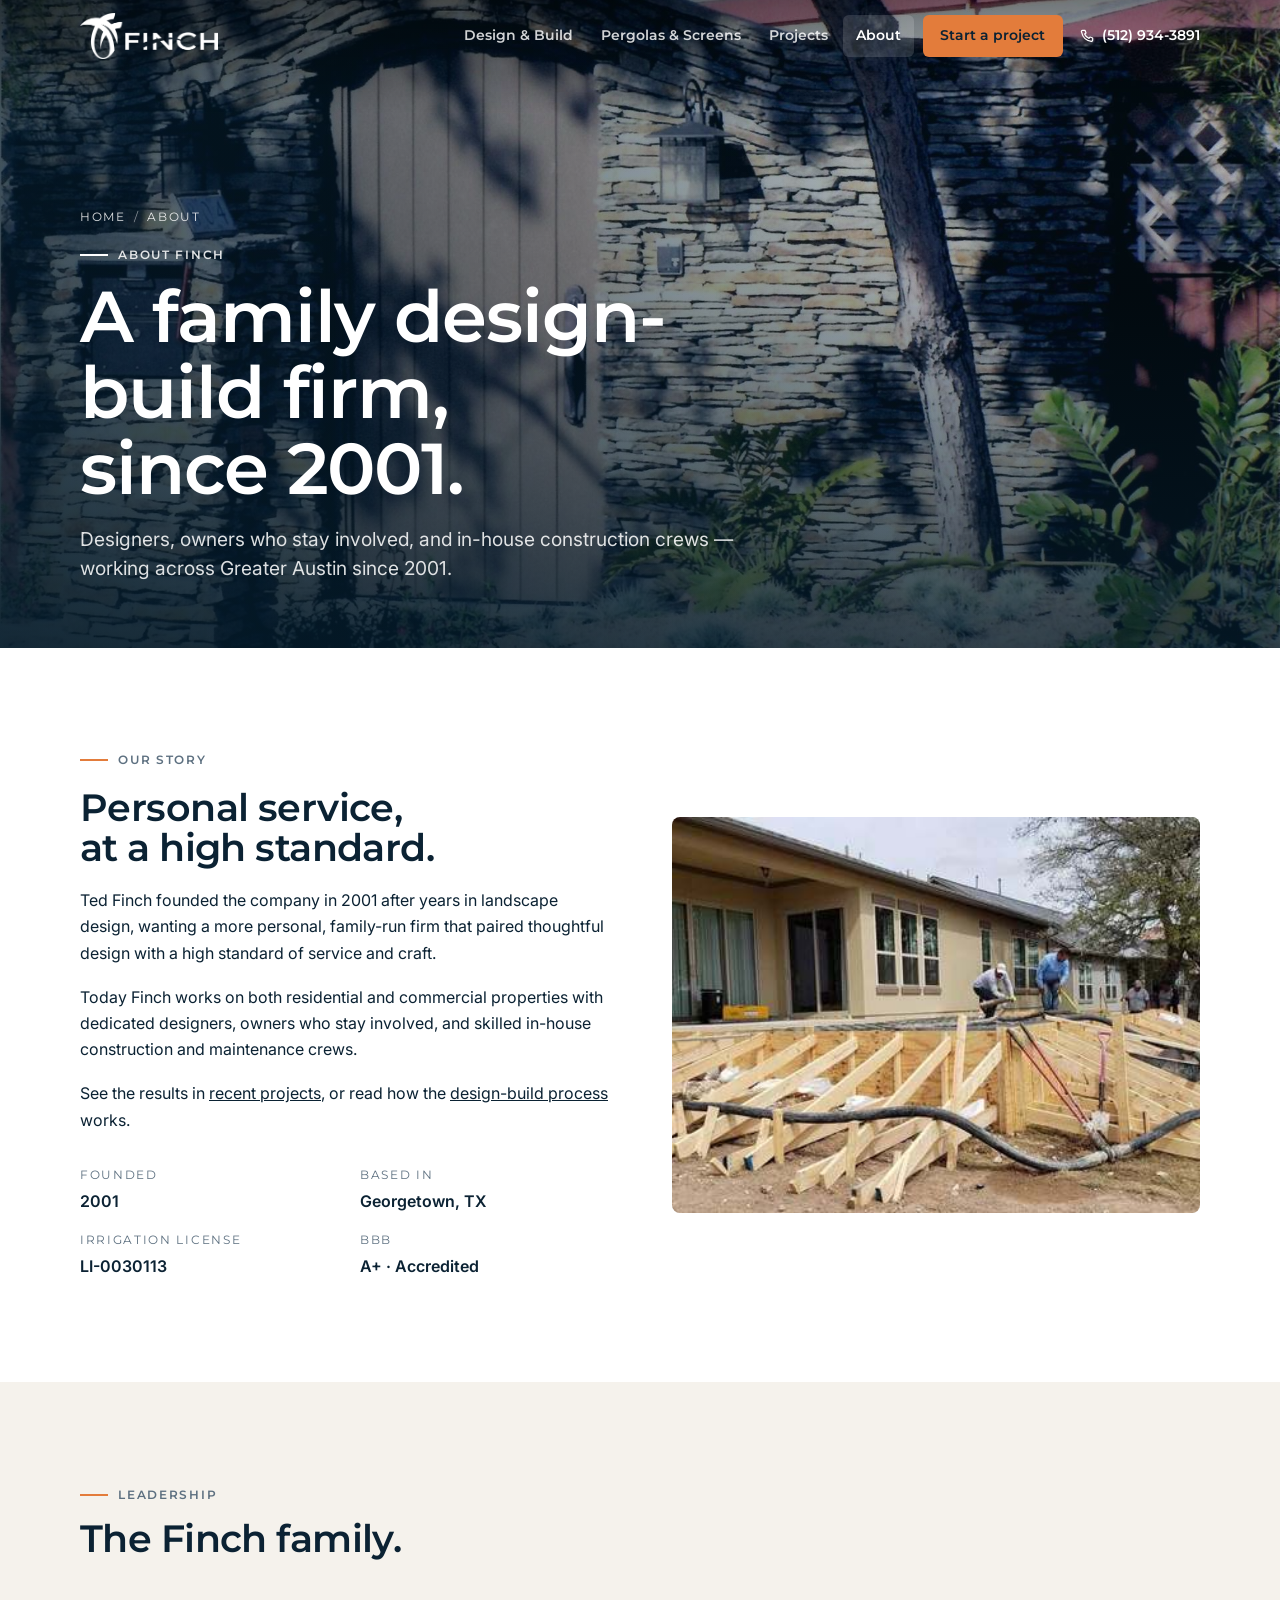
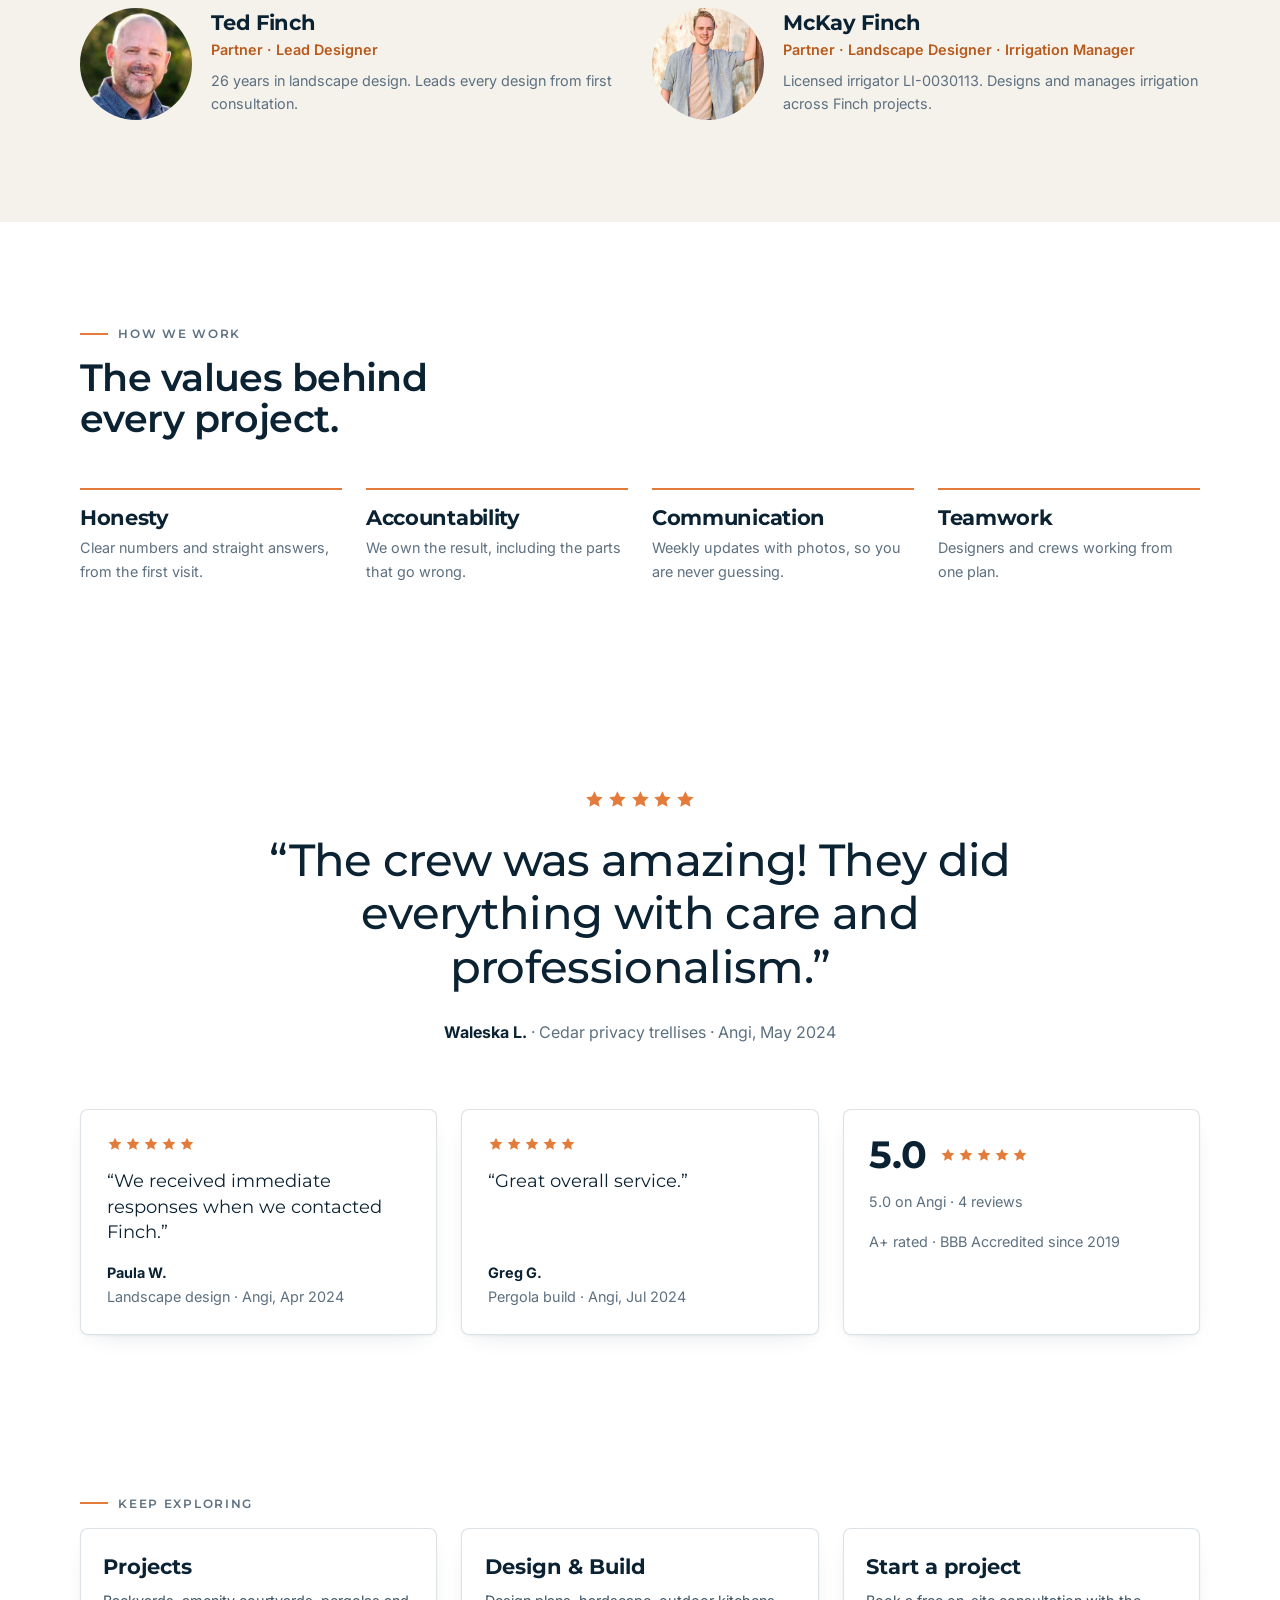
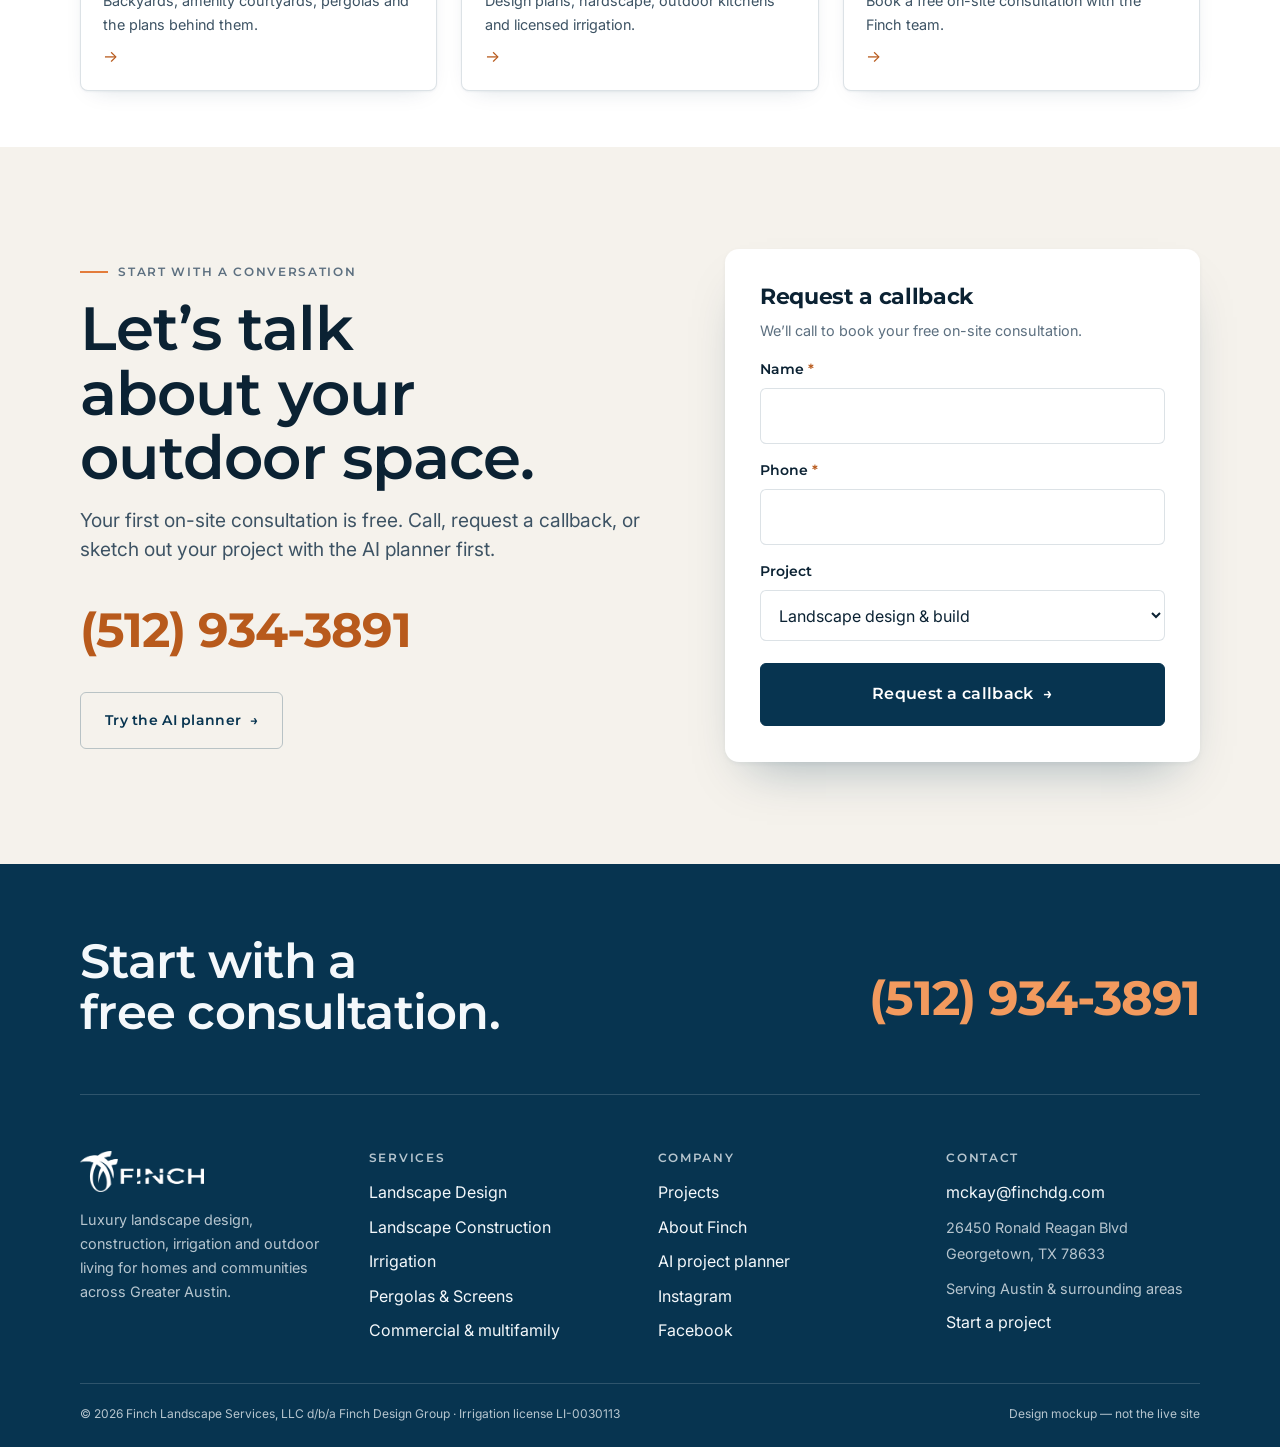
<file: about.html>
<!doctype html>
<html lang="en">
<head>
<meta charset="utf-8">
<meta name="viewport" content="width=device-width, initial-scale=1">
<!-- Demo for Finch Design Group: kept out of search. -->
<meta name="robots" content="noindex, nofollow">
<title>About Ted &amp; McKay Finch | Finch Design Group</title>
<meta name="description" content="Founded by lead designer Ted Finch in 2001, Finch Design Group is a family-run landscape design-build firm in Georgetown, Texas. Meet the team.">
<link rel="canonical" href="https://me5050-cu.github.io/finch-design-group-redesign/about.html">
<meta name="theme-color" content="#073450">
<link rel="icon" href="assets/img/brand/favicon.ico" sizes="any">
<link rel="icon" type="image/png" sizes="32x32" href="assets/img/brand/favicon-32.png">
<link rel="apple-touch-icon" href="assets/img/brand/apple-touch-icon.png">
<link rel="manifest" href="assets/site.webmanifest">
<meta property="og:type" content="website">
<meta property="og:site_name" content="Finch Design Group">
<meta property="og:locale" content="en_US">
<meta property="og:title" content="About Ted &amp; McKay Finch | Finch Design Group">
<meta property="og:description" content="Founded by lead designer Ted Finch in 2001, Finch Design Group is a family-run landscape design-build firm in Georgetown, Texas. Meet the team.">
<meta property="og:url" content="https://me5050-cu.github.io/finch-design-group-redesign/about.html">
<meta property="og:image" content="https://me5050-cu.github.io/finch-design-group-redesign/assets/img/share/about.jpg">
<meta property="og:image:width" content="1200">
<meta property="og:image:height" content="630">
<meta property="og:image:alt" content="A family design-build firm, since 2001. — Finch Design Group">
<meta name="twitter:card" content="summary_large_image">
<meta name="twitter:title" content="About Ted &amp; McKay Finch | Finch Design Group">
<meta name="twitter:description" content="Founded by lead designer Ted Finch in 2001, Finch Design Group is a family-run landscape design-build firm in Georgetown, Texas. Meet the team.">
<meta name="twitter:image" content="https://me5050-cu.github.io/finch-design-group-redesign/assets/img/share/about.jpg">
<link rel="preconnect" href="https://fonts.googleapis.com">
<link rel="preconnect" href="https://fonts.gstatic.com" crossorigin>
<link rel="stylesheet" href="https://fonts.googleapis.com/css2?family=Montserrat:wght@500;600;700&family=Inter:wght@400;500;600&display=swap">
<link rel="stylesheet" href="assets/css/core.css">
<link rel="stylesheet" href="assets/css/sections.css">
<link rel="stylesheet" href="assets/css/themes/plume.css">
<script type="application/ld+json">{"@context":"https://schema.org","@graph":[{"@type":"WebSite","@id":"https://me5050-cu.github.io/finch-design-group-redesign/#website","url":"https://me5050-cu.github.io/finch-design-group-redesign/","name":"Finch Design Group","publisher":{"@id":"https://me5050-cu.github.io/finch-design-group-redesign/#business"},"inLanguage":"en-US"},{"@type":"HomeAndConstructionBusiness","@id":"https://me5050-cu.github.io/finch-design-group-redesign/#business","name":"Finch Design Group","legalName":"Finch Landscape Services, LLC","url":"https://me5050-cu.github.io/finch-design-group-redesign/","logo":"https://me5050-cu.github.io/finch-design-group-redesign/assets/img/brand/logo-color.png","image":"https://me5050-cu.github.io/finch-design-group-redesign/assets/img/share/index.jpg","description":"Luxury landscape design, hardscape, licensed irrigation and certified Azenco pergolas in Georgetown and Greater Austin. Book a free on-site consultation.","telephone":"+1-512-934-3891","email":"mckay@finchdg.com","address":{"@type":"PostalAddress","streetAddress":"26450 Ronald Reagan Blvd","addressLocality":"Georgetown","addressRegion":"TX","postalCode":"78633","addressCountry":"US"},"areaServed":{"@type":"AdministrativeArea","name":"Greater Austin, Texas"},"foundingDate":"2001","founder":{"@type":"Person","name":"Ted Finch"},"sameAs":["https://www.instagram.com/finchdesigngroup/","https://www.facebook.com/profile.php?id=61587375123697","https://www.linkedin.com/company/finch-design-group-llc"],"hasOfferCatalog":{"@type":"OfferCatalog","name":"Landscape design-build services","itemListElement":[{"@type":"Offer","itemOffered":{"@type":"Service","name":"Landscape Design"}},{"@type":"Offer","itemOffered":{"@type":"Service","name":"Landscape Construction"}},{"@type":"Offer","itemOffered":{"@type":"Service","name":"Irrigation"}},{"@type":"Offer","itemOffered":{"@type":"Service","name":"Pergolas & Screens"}},{"@type":"Offer","itemOffered":{"@type":"Service","name":"Commercial & multifamily"}}]}},{"@type":"AboutPage","@id":"https://me5050-cu.github.io/finch-design-group-redesign/about.html#webpage","url":"https://me5050-cu.github.io/finch-design-group-redesign/about.html","name":"About Ted & McKay Finch | Finch Design Group","description":"Founded by lead designer Ted Finch in 2001, Finch Design Group is a family-run landscape design-build firm in Georgetown, Texas. Meet the team.","isPartOf":{"@id":"https://me5050-cu.github.io/finch-design-group-redesign/#website"},"about":{"@id":"https://me5050-cu.github.io/finch-design-group-redesign/#business"},"primaryImageOfPage":{"@type":"ImageObject","url":"https://me5050-cu.github.io/finch-design-group-redesign/assets/img/share/about.jpg","width":1200,"height":630},"breadcrumb":{"@id":"https://me5050-cu.github.io/finch-design-group-redesign/about.html#breadcrumb"},"inLanguage":"en-US"},{"@type":"BreadcrumbList","@id":"https://me5050-cu.github.io/finch-design-group-redesign/about.html#breadcrumb","itemListElement":[{"@type":"ListItem","position":1,"name":"Home","item":"https://me5050-cu.github.io/finch-design-group-redesign/"},{"@type":"ListItem","position":2,"name":"About","item":"https://me5050-cu.github.io/finch-design-group-redesign/about.html"}]}]}</script>
</head>
<body>
<a class="skip" href="#main">Skip to content</a>
<header class="site-header site-header--overlay">
    <input type="checkbox" id="nav-state" aria-label="Toggle menu">
    <div class="wrap site-header__inner">
      <a class="brand" href="./" aria-label="Finch Design Group home">
        <img class="logo--light" src="assets/img/brand/logo-color.png" alt="Finch Design Group" width="600" height="202">
        <img class="logo--dark" src="assets/img/brand/logo-white.png" alt="Finch Design Group" width="600" height="201">
      </a>
      <nav class="nav" aria-label="Main">
        <a href="design-build.html">Design &amp; Build</a>
        <a href="pergolas-screens.html">Pergolas &amp; Screens</a>
        <a href="projects.html">Projects</a>
        <a href="about.html" aria-current="page">About</a>
        <a href="contact.html" class="nav__cta">Start a project</a>
      </nav>
      <a class="header-phone" href="tel:+15129343891"><svg viewBox="0 0 24 24" fill="none" stroke="currentColor" stroke-width="1.8" stroke-linecap="round" stroke-linejoin="round" aria-hidden="true"><path d="M6 3.5h3l1.5 4L8.5 9a11 11 0 0 0 6.5 6.5l1.5-2 4 1.5v3a2 2 0 0 1-2.2 2A16.5 16.5 0 0 1 4 6.7 2 2 0 0 1 6 3.5z"/></svg>(512) 934-3891</a>
      <a class="call-pill" href="tel:+15129343891"><svg viewBox="0 0 24 24" fill="none" stroke="currentColor" stroke-width="1.8" stroke-linecap="round" stroke-linejoin="round" aria-hidden="true"><path d="M6 3.5h3l1.5 4L8.5 9a11 11 0 0 0 6.5 6.5l1.5-2 4 1.5v3a2 2 0 0 1-2.2 2A16.5 16.5 0 0 1 4 6.7 2 2 0 0 1 6 3.5z"/></svg>Call</a>
      <label class="nav-toggle" for="nav-state" aria-hidden="true"><span></span></label>
    </div>
    <div class="mobile-nav"><div class="wrap">
      <a href="./">Home</a>
      <a href="design-build.html">Design &amp; Build</a>
      <a href="pergolas-screens.html">Pergolas &amp; Screens</a>
      <a href="projects.html">Projects</a>
      <a href="about.html">About</a>
      <a href="contact.html">Start a project</a>
      <a href="./#planner">AI project planner</a>
    </div></div>
  </header>
<main id="main">
<section class="page-hero page-hero--photo">
    <div class="hero__media"><img src="assets/img/photos/stone-gate.jpg" srcset="assets/img/photos/stone-gate-640.jpg 640w, assets/img/photos/stone-gate-1080.jpg 1080w, assets/img/photos/stone-gate.jpg 1920w" sizes="100vw" width="1920" height="1400" alt="Stacked stone garden wall with an arched wooden gate and drought-tolerant planting" fetchpriority="high" decoding="async"></div>
    <div class="wrap"><nav class="crumbs" aria-label="Breadcrumb"><ol><li><a href="./">Home</a></li><li aria-current="page">About</li></ol></nav><p class="eyebrow">About Finch</p><h1>A family design-build firm, since 2001.</h1><p class="lede">Designers, owners who stay involved, and in-house construction crews — working across Greater Austin since 2001.</p></div>
  </section>

  <section class="section">
    <div class="wrap split">
      <div class="stack">
        <p class="eyebrow">Our story</p>
        <h2>Personal service, at a high standard.</h2>
        <p>Ted Finch founded the company in 2001 after years in landscape design, wanting a more personal, family-run firm that paired thoughtful design with a high standard of service and craft.</p>
        <p>Today Finch works on both residential and commercial properties with dedicated designers, owners who stay involved, and skilled in-house construction and maintenance crews.</p>
        <p>See the results in <a href="projects.html">recent projects</a>, or read how the <a href="design-build.html">design-build process</a> works.</p>
        <dl class="facts" style="margin-top:2rem">
          <div><dt>Founded</dt><dd>2001</dd></div>
          <div><dt>Based in</dt><dd>Georgetown, TX</dd></div>
          <div><dt>Irrigation license</dt><dd>LI-0030113</dd></div>
          <div><dt>BBB</dt><dd>A+ · Accredited</dd></div>
        </dl>
      </div>
      <figure class="ph ph--43"><img src="assets/img/photos/deck-framing.jpg" srcset="assets/img/photos/deck-framing-640.jpg 640w, assets/img/photos/deck-framing.jpg 1200w" sizes="(max-width: 760px) 360px, 50vw" width="1200" height="583" alt="Finch crew framing a new deck beside a home" loading="lazy" decoding="async"></figure>
    </div>
  </section>

  <section class="section section--alt">
    <div class="wrap">
      <div class="section-head"><p class="eyebrow">Leadership</p><h2>The Finch family.</h2></div>
      <div class="grid grid--2">
        <div class="person">
          <figure class="ph "><img src="assets/img/photos/team-ted.jpg" width="254" height="254" alt="Portrait of Ted Finch, partner and lead designer" loading="lazy" decoding="async"></figure>
          <div><h3 class="person__name">Ted Finch</h3><div class="person__role">Partner · Lead Designer</div><p class="small">26 years in landscape design. Leads every design from first consultation.</p></div>
        </div>
        <div class="person">
          <figure class="ph "><img src="assets/img/photos/team-mckay.jpg" width="700" height="700" alt="Portrait of McKay Finch, partner, landscape designer and irrigation manager" loading="lazy" decoding="async"></figure>
          <div><h3 class="person__name">McKay Finch</h3><div class="person__role">Partner · Landscape Designer · Irrigation Manager</div><p class="small">Licensed irrigator LI-0030113. Designs and manages irrigation across Finch projects.</p></div>
        </div>
      </div>
    </div>
  </section>

  <section class="section">
    <div class="wrap">
      <div class="section-head"><p class="eyebrow">How we work</p><h2>The values behind every project.</h2></div>
      <div class="grid grid--4">
        <div class="value"><h3>Honesty</h3><p class="small">Clear numbers and straight answers, from the first visit.</p></div>
        <div class="value"><h3>Accountability</h3><p class="small">We own the result, including the parts that go wrong.</p></div>
        <div class="value"><h3>Communication</h3><p class="small">Weekly updates with photos, so you are never guessing.</p></div>
        <div class="value"><h3>Teamwork</h3><p class="small">Designers and crews working from one plan.</p></div>
      </div>
    </div>
  </section>

  <section class="section" data-reviews>
    <div class="wrap">
      <figure class="bigquote">
        <div class="quote__stars" role="img" aria-label="5 out of 5 stars"><svg viewBox="0 0 24 24" fill="currentColor" aria-hidden="true"><path d="m12 2.6 2.9 6 6.6.9-4.8 4.6 1.2 6.5-5.9-3.2-5.9 3.2 1.2-6.5L2.5 9.5l6.6-.9z"/></svg><svg viewBox="0 0 24 24" fill="currentColor" aria-hidden="true"><path d="m12 2.6 2.9 6 6.6.9-4.8 4.6 1.2 6.5-5.9-3.2-5.9 3.2 1.2-6.5L2.5 9.5l6.6-.9z"/></svg><svg viewBox="0 0 24 24" fill="currentColor" aria-hidden="true"><path d="m12 2.6 2.9 6 6.6.9-4.8 4.6 1.2 6.5-5.9-3.2-5.9 3.2 1.2-6.5L2.5 9.5l6.6-.9z"/></svg><svg viewBox="0 0 24 24" fill="currentColor" aria-hidden="true"><path d="m12 2.6 2.9 6 6.6.9-4.8 4.6 1.2 6.5-5.9-3.2-5.9 3.2 1.2-6.5L2.5 9.5l6.6-.9z"/></svg><svg viewBox="0 0 24 24" fill="currentColor" aria-hidden="true"><path d="m12 2.6 2.9 6 6.6.9-4.8 4.6 1.2 6.5-5.9-3.2-5.9 3.2 1.2-6.5L2.5 9.5l6.6-.9z"/></svg></div>
        <blockquote>&ldquo;The crew was amazing! They did everything with care and professionalism.&rdquo;</blockquote>
        <figcaption><b>Waleska L.</b> · Cedar privacy trellises · Angi, May 2024</figcaption>
      </figure>
      <div class="quote-row">
        <figure class="quote"><div class="quote__stars" role="img" aria-label="5 out of 5 stars"><svg viewBox="0 0 24 24" fill="currentColor" aria-hidden="true"><path d="m12 2.6 2.9 6 6.6.9-4.8 4.6 1.2 6.5-5.9-3.2-5.9 3.2 1.2-6.5L2.5 9.5l6.6-.9z"/></svg><svg viewBox="0 0 24 24" fill="currentColor" aria-hidden="true"><path d="m12 2.6 2.9 6 6.6.9-4.8 4.6 1.2 6.5-5.9-3.2-5.9 3.2 1.2-6.5L2.5 9.5l6.6-.9z"/></svg><svg viewBox="0 0 24 24" fill="currentColor" aria-hidden="true"><path d="m12 2.6 2.9 6 6.6.9-4.8 4.6 1.2 6.5-5.9-3.2-5.9 3.2 1.2-6.5L2.5 9.5l6.6-.9z"/></svg><svg viewBox="0 0 24 24" fill="currentColor" aria-hidden="true"><path d="m12 2.6 2.9 6 6.6.9-4.8 4.6 1.2 6.5-5.9-3.2-5.9 3.2 1.2-6.5L2.5 9.5l6.6-.9z"/></svg><svg viewBox="0 0 24 24" fill="currentColor" aria-hidden="true"><path d="m12 2.6 2.9 6 6.6.9-4.8 4.6 1.2 6.5-5.9-3.2-5.9 3.2 1.2-6.5L2.5 9.5l6.6-.9z"/></svg></div><blockquote>&ldquo;We received immediate responses when we contacted Finch.&rdquo;</blockquote><figcaption><b>Paula W.</b>Landscape design · Angi, Apr 2024</figcaption></figure>
        <figure class="quote"><div class="quote__stars" role="img" aria-label="5 out of 5 stars"><svg viewBox="0 0 24 24" fill="currentColor" aria-hidden="true"><path d="m12 2.6 2.9 6 6.6.9-4.8 4.6 1.2 6.5-5.9-3.2-5.9 3.2 1.2-6.5L2.5 9.5l6.6-.9z"/></svg><svg viewBox="0 0 24 24" fill="currentColor" aria-hidden="true"><path d="m12 2.6 2.9 6 6.6.9-4.8 4.6 1.2 6.5-5.9-3.2-5.9 3.2 1.2-6.5L2.5 9.5l6.6-.9z"/></svg><svg viewBox="0 0 24 24" fill="currentColor" aria-hidden="true"><path d="m12 2.6 2.9 6 6.6.9-4.8 4.6 1.2 6.5-5.9-3.2-5.9 3.2 1.2-6.5L2.5 9.5l6.6-.9z"/></svg><svg viewBox="0 0 24 24" fill="currentColor" aria-hidden="true"><path d="m12 2.6 2.9 6 6.6.9-4.8 4.6 1.2 6.5-5.9-3.2-5.9 3.2 1.2-6.5L2.5 9.5l6.6-.9z"/></svg><svg viewBox="0 0 24 24" fill="currentColor" aria-hidden="true"><path d="m12 2.6 2.9 6 6.6.9-4.8 4.6 1.2 6.5-5.9-3.2-5.9 3.2 1.2-6.5L2.5 9.5l6.6-.9z"/></svg></div><blockquote>&ldquo;Great overall service.&rdquo;</blockquote><figcaption><b>Greg G.</b>Pergola build · Angi, Jul 2024</figcaption></figure>
        <div class="quote"><div class="rating"><span class="rating__big">5.0</span><div class="quote__stars" role="img" aria-label="5 out of 5 stars"><svg viewBox="0 0 24 24" fill="currentColor" aria-hidden="true"><path d="m12 2.6 2.9 6 6.6.9-4.8 4.6 1.2 6.5-5.9-3.2-5.9 3.2 1.2-6.5L2.5 9.5l6.6-.9z"/></svg><svg viewBox="0 0 24 24" fill="currentColor" aria-hidden="true"><path d="m12 2.6 2.9 6 6.6.9-4.8 4.6 1.2 6.5-5.9-3.2-5.9 3.2 1.2-6.5L2.5 9.5l6.6-.9z"/></svg><svg viewBox="0 0 24 24" fill="currentColor" aria-hidden="true"><path d="m12 2.6 2.9 6 6.6.9-4.8 4.6 1.2 6.5-5.9-3.2-5.9 3.2 1.2-6.5L2.5 9.5l6.6-.9z"/></svg><svg viewBox="0 0 24 24" fill="currentColor" aria-hidden="true"><path d="m12 2.6 2.9 6 6.6.9-4.8 4.6 1.2 6.5-5.9-3.2-5.9 3.2 1.2-6.5L2.5 9.5l6.6-.9z"/></svg><svg viewBox="0 0 24 24" fill="currentColor" aria-hidden="true"><path d="m12 2.6 2.9 6 6.6.9-4.8 4.6 1.2 6.5-5.9-3.2-5.9 3.2 1.2-6.5L2.5 9.5l6.6-.9z"/></svg></div></div><p class="small">5.0 on Angi · 4 reviews</p><p class="small">A+ rated · BBB Accredited since 2019</p></div>
      </div>
    </div>
  </section>

  <section class="section section--tight related" aria-label="Related pages">
    <div class="wrap">
      <p class="eyebrow">Keep exploring</p>
      <div class="related__grid">
        <a class="related__card" href="projects.html"><span class="related__t">Projects</span><span class="related__b">Backyards, amenity courtyards, pergolas and the plans behind them.</span><span class="arrow" aria-hidden="true">&rarr;</span></a>
        <a class="related__card" href="design-build.html"><span class="related__t">Design &amp; Build</span><span class="related__b">Design plans, hardscape, outdoor kitchens and licensed irrigation.</span><span class="arrow" aria-hidden="true">&rarr;</span></a>
        <a class="related__card" href="contact.html"><span class="related__t">Start a project</span><span class="related__b">Book a free on-site consultation with the Finch team.</span><span class="arrow" aria-hidden="true">&rarr;</span></a>
      </div>
    </div>
  </section>

  <section class="section section--alt">
    <div class="wrap closer">
      <div>
        <p class="eyebrow">Start with a conversation</p>
        <h2>Let’s talk about your outdoor space.</h2>
        <p class="lede" style="margin-top:1rem">Your first on-site consultation is free. Call, request a callback, or sketch out your project with the AI planner first.</p>
        <a class="closer__phone" href="tel:+15129343891">(512) 934-3891</a>
        <div class="btn-row" style="margin-top:1.4rem"><a class="btn btn--ghost" href="./#planner">Try the AI planner <span class="arrow" aria-hidden="true">&rarr;</span></a></div>
      </div>
      <form class="quick" id="quick-form" method="post" action="#" data-mock novalidate>
        <h3>Request a callback</h3>
        <p class="small">We’ll call to book your free on-site consultation.</p>
        <div class="field"><label for="q-name">Name <span class="req" aria-hidden="true">*</span></label><input id="q-name" name="name" autocomplete="name" required></div>
        <div class="field"><label for="q-phone">Phone <span class="req" aria-hidden="true">*</span></label><input id="q-phone" type="tel" name="phone" autocomplete="tel" required></div>
        <div class="field"><label for="q-type">Project</label><select id="q-type" name="type"><option>Landscape design &amp; build</option><option>Azenco pergola</option><option>MagnaTrack screens</option><option>Irrigation</option><option>Commercial or multifamily</option></select></div>
        <div class="form__foot"><button class="btn btn--lg" type="submit">Request a callback <span class="arrow" aria-hidden="true">&rarr;</span></button></div>
      </form>
    </div>
  </section>
</main>
<footer class="site-footer">
    <div class="wrap">
      <div class="site-footer__lead">
        <h2>Start with a free consultation.</h2>
        <a class="closer__phone" href="tel:+15129343891">(512) 934-3891</a>
      </div>
      <div class="site-footer__grid">
        <div class="site-footer__brand">
          <img src="assets/img/brand/logo-white.png" alt="Finch Design Group" width="600" height="201">
          <p>Luxury landscape design, construction, irrigation and outdoor living for homes and communities across Greater Austin.</p>
        </div>
        <div>
          <h3>Services</h3>
          <ul>
            <li><a href="design-build.html#design">Landscape Design</a></li>
            <li><a href="design-build.html#build">Landscape Construction</a></li>
            <li><a href="design-build.html#irrigation">Irrigation</a></li>
            <li><a href="pergolas-screens.html">Pergolas &amp; Screens</a></li>
            <li><a href="design-build.html#commercial">Commercial &amp; multifamily</a></li>
          </ul>
        </div>
        <div>
          <h3>Company</h3>
          <ul>
            <li><a href="projects.html">Projects</a></li>
            <li><a href="about.html">About Finch</a></li>
            <li><a href="./#planner">AI project planner</a></li>
            <li><a href="https://www.instagram.com/finchdesigngroup/" rel="noopener">Instagram</a></li>
            <li><a href="https://www.facebook.com/profile.php?id=61587375123697" rel="noopener">Facebook</a></li>
          </ul>
        </div>
        <div>
          <h3>Contact</h3>
          <ul>
            <li><a href="mailto:mckay@finchdg.com">mckay@finchdg.com</a></li>
            <li><span>26450 Ronald Reagan Blvd<br>Georgetown, TX 78633</span></li>
            <li><span>Serving Austin &amp; surrounding areas</span></li>
            <li><a href="contact.html">Start a project</a></li>
          </ul>
        </div>
      </div>
      <div class="site-footer__bar">
        <span>© 2026 Finch Landscape Services, LLC d/b/a Finch Design Group · Irrigation license LI-0030113</span>
        <span data-mock-only>Design mockup — not the live site</span>
      </div>
    </div>
  </footer>
  <nav class="callbar" aria-label="Quick contact">
    <a href="tel:+15129343891"><svg viewBox="0 0 24 24" fill="none" stroke="currentColor" stroke-width="1.8" stroke-linecap="round" stroke-linejoin="round" aria-hidden="true"><path d="M6 3.5h3l1.5 4L8.5 9a11 11 0 0 0 6.5 6.5l1.5-2 4 1.5v3a2 2 0 0 1-2.2 2A16.5 16.5 0 0 1 4 6.7 2 2 0 0 1 6 3.5z"/></svg>Call now</a>
    <a href="contact.html"><svg viewBox="0 0 24 24" fill="none" stroke="currentColor" stroke-width="1.8" stroke-linecap="round" stroke-linejoin="round" aria-hidden="true"><rect x="3.5" y="5" width="17" height="15.5" rx="2"/><path d="M3.5 10h17M8 3v4M16 3v4"/></svg>Free consultation</a>
  </nav>
<dialog class="lightbox" id="lightbox" aria-label="Photo viewer"><button class="lightbox__close" type="button" aria-label="Close">&times;</button><button class="lightbox__nav lightbox__prev" type="button" aria-label="Previous photo">&larr;</button><button class="lightbox__nav lightbox__next" type="button" aria-label="Next photo">&rarr;</button><img alt=""><p></p></dialog>
<script src="assets/js/site.js" defer></script>
<script src="assets/js/planner.js" defer></script>
</body>
</html>
</file>
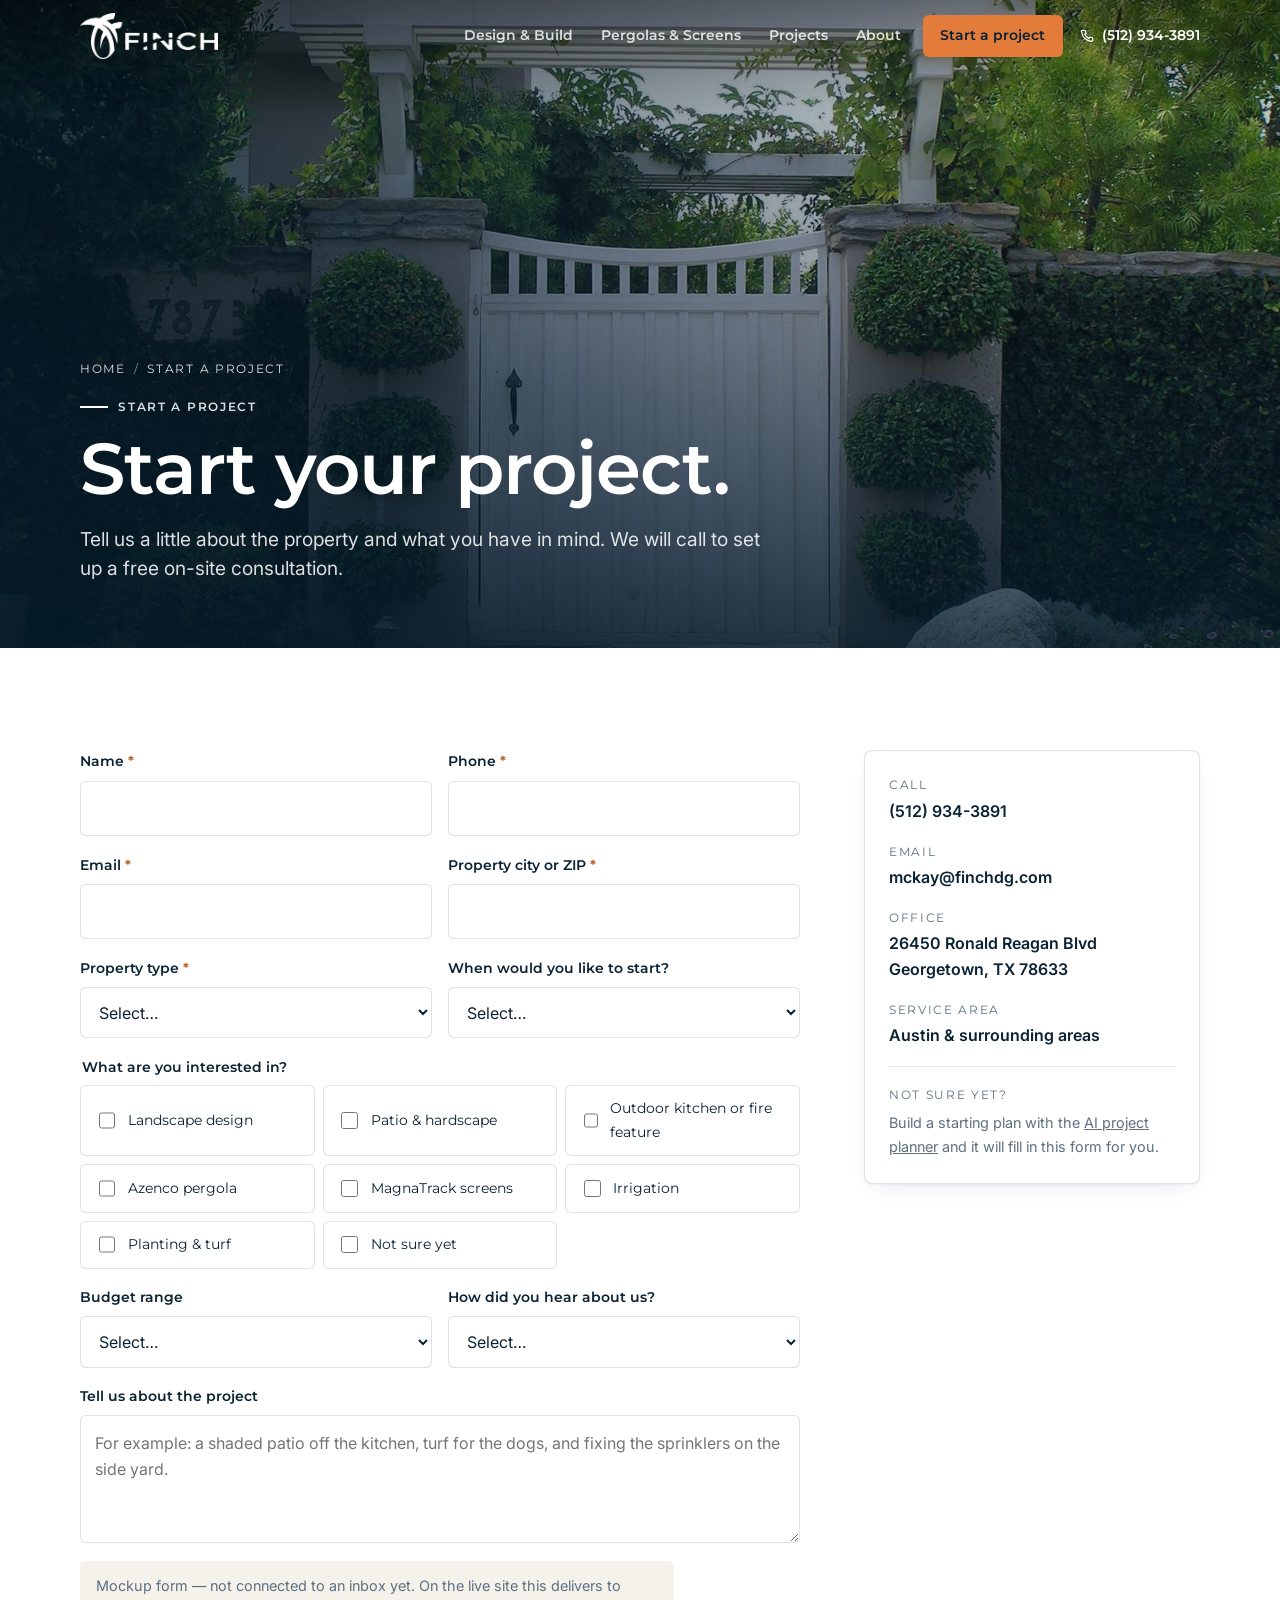
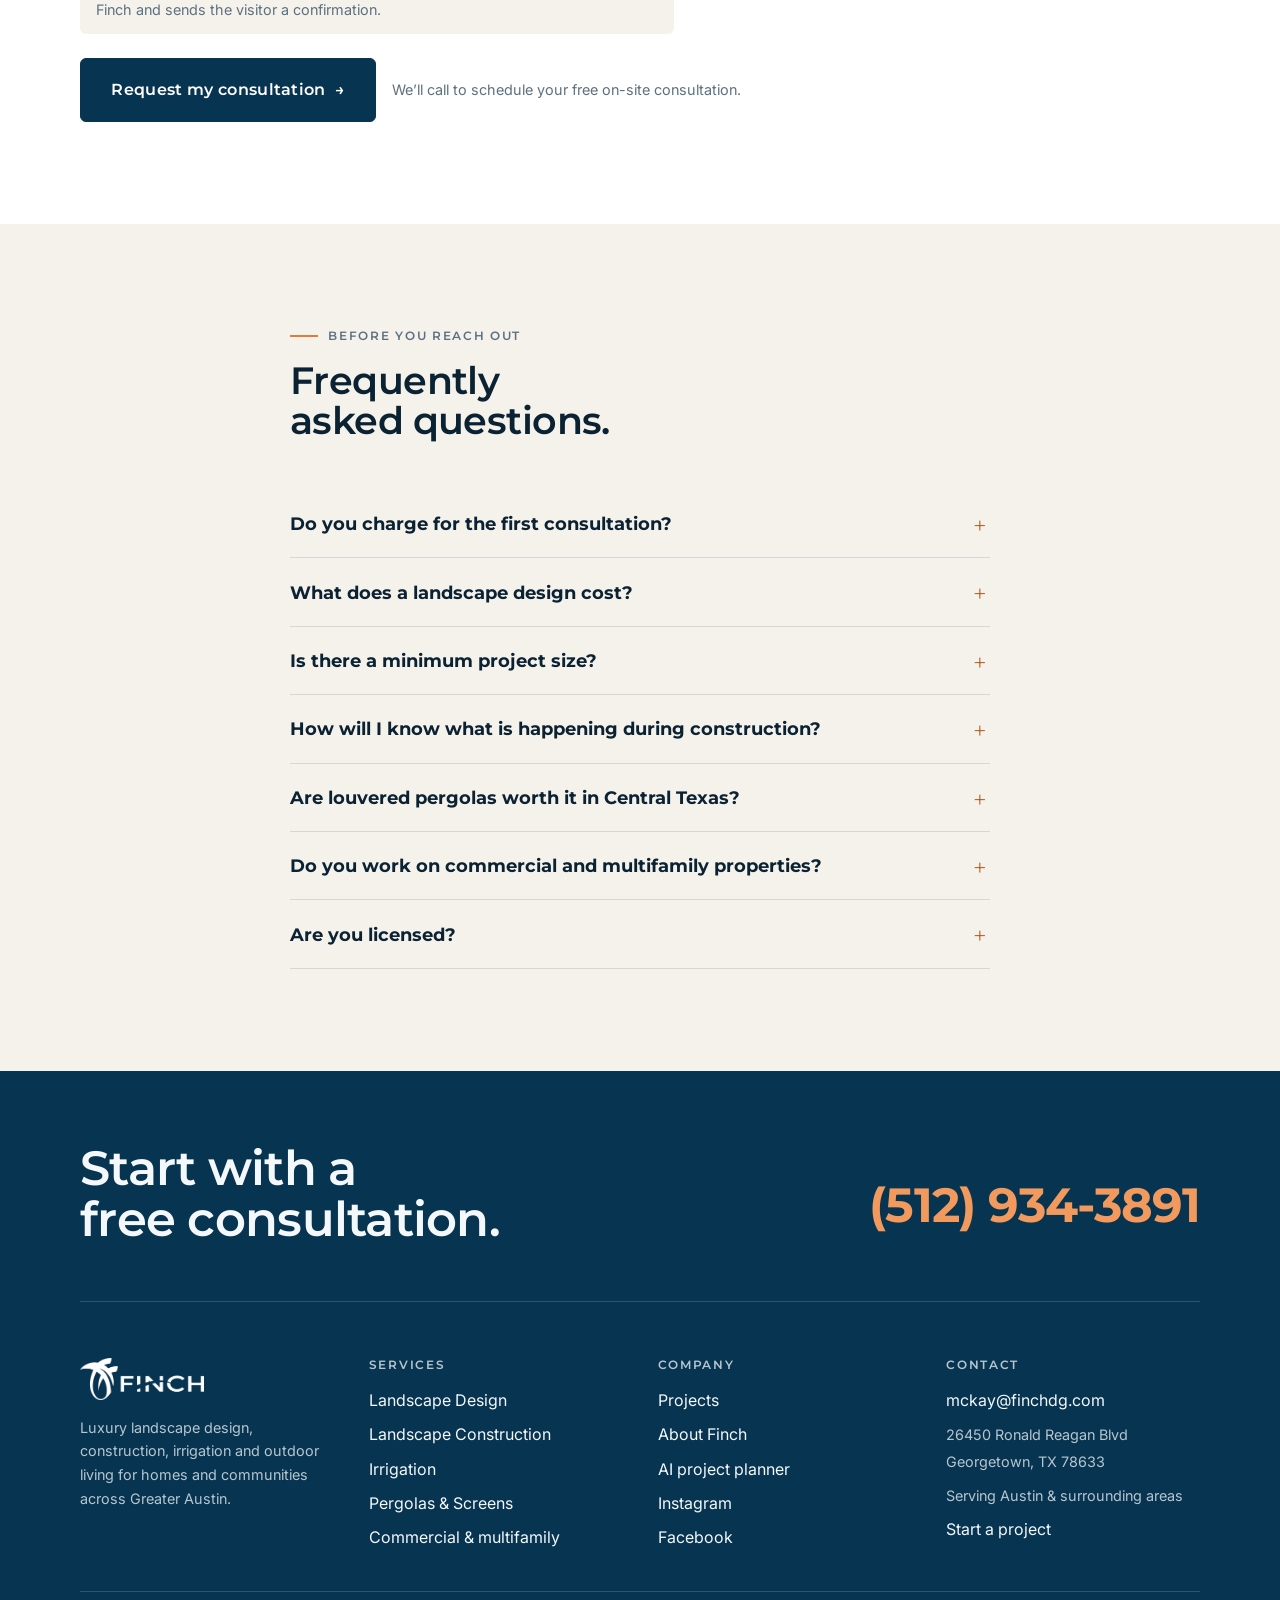
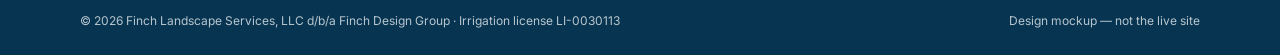
<file: contact.html>
<!doctype html>
<html lang="en">
<head>
<meta charset="utf-8">
<meta name="viewport" content="width=device-width, initial-scale=1">
<!-- Demo for Finch Design Group: kept out of search. -->
<meta name="robots" content="noindex, nofollow">
<title>Free Landscape Design Consultation | Finch Design Group</title>
<meta name="description" content="Request a free on-site landscape design consultation with Finch Design Group. Call (512) 934-3891 or tell us about your project online.">
<link rel="canonical" href="https://me5050-cu.github.io/finch-design-group-redesign/contact.html">
<meta name="theme-color" content="#073450">
<link rel="icon" href="assets/img/brand/favicon.ico" sizes="any">
<link rel="icon" type="image/png" sizes="32x32" href="assets/img/brand/favicon-32.png">
<link rel="apple-touch-icon" href="assets/img/brand/apple-touch-icon.png">
<link rel="manifest" href="assets/site.webmanifest">
<meta property="og:type" content="website">
<meta property="og:site_name" content="Finch Design Group">
<meta property="og:locale" content="en_US">
<meta property="og:title" content="Free Landscape Design Consultation | Finch Design Group">
<meta property="og:description" content="Request a free on-site landscape design consultation with Finch Design Group. Call (512) 934-3891 or tell us about your project online.">
<meta property="og:url" content="https://me5050-cu.github.io/finch-design-group-redesign/contact.html">
<meta property="og:image" content="https://me5050-cu.github.io/finch-design-group-redesign/assets/img/share/contact.jpg">
<meta property="og:image:width" content="1200">
<meta property="og:image:height" content="630">
<meta property="og:image:alt" content="Start your project. — Finch Design Group">
<meta name="twitter:card" content="summary_large_image">
<meta name="twitter:title" content="Free Landscape Design Consultation | Finch Design Group">
<meta name="twitter:description" content="Request a free on-site landscape design consultation with Finch Design Group. Call (512) 934-3891 or tell us about your project online.">
<meta name="twitter:image" content="https://me5050-cu.github.io/finch-design-group-redesign/assets/img/share/contact.jpg">
<link rel="preconnect" href="https://fonts.googleapis.com">
<link rel="preconnect" href="https://fonts.gstatic.com" crossorigin>
<link rel="stylesheet" href="https://fonts.googleapis.com/css2?family=Montserrat:wght@500;600;700&family=Inter:wght@400;500;600&display=swap">
<link rel="stylesheet" href="assets/css/core.css">
<link rel="stylesheet" href="assets/css/sections.css">
<link rel="stylesheet" href="assets/css/themes/plume.css">
<script type="application/ld+json">{"@context":"https://schema.org","@graph":[{"@type":"WebSite","@id":"https://me5050-cu.github.io/finch-design-group-redesign/#website","url":"https://me5050-cu.github.io/finch-design-group-redesign/","name":"Finch Design Group","publisher":{"@id":"https://me5050-cu.github.io/finch-design-group-redesign/#business"},"inLanguage":"en-US"},{"@type":"HomeAndConstructionBusiness","@id":"https://me5050-cu.github.io/finch-design-group-redesign/#business","name":"Finch Design Group","legalName":"Finch Landscape Services, LLC","url":"https://me5050-cu.github.io/finch-design-group-redesign/","logo":"https://me5050-cu.github.io/finch-design-group-redesign/assets/img/brand/logo-color.png","image":"https://me5050-cu.github.io/finch-design-group-redesign/assets/img/share/index.jpg","description":"Luxury landscape design, hardscape, licensed irrigation and certified Azenco pergolas in Georgetown and Greater Austin. Book a free on-site consultation.","telephone":"+1-512-934-3891","email":"mckay@finchdg.com","address":{"@type":"PostalAddress","streetAddress":"26450 Ronald Reagan Blvd","addressLocality":"Georgetown","addressRegion":"TX","postalCode":"78633","addressCountry":"US"},"areaServed":{"@type":"AdministrativeArea","name":"Greater Austin, Texas"},"foundingDate":"2001","founder":{"@type":"Person","name":"Ted Finch"},"sameAs":["https://www.instagram.com/finchdesigngroup/","https://www.facebook.com/profile.php?id=61587375123697","https://www.linkedin.com/company/finch-design-group-llc"],"hasOfferCatalog":{"@type":"OfferCatalog","name":"Landscape design-build services","itemListElement":[{"@type":"Offer","itemOffered":{"@type":"Service","name":"Landscape Design"}},{"@type":"Offer","itemOffered":{"@type":"Service","name":"Landscape Construction"}},{"@type":"Offer","itemOffered":{"@type":"Service","name":"Irrigation"}},{"@type":"Offer","itemOffered":{"@type":"Service","name":"Pergolas & Screens"}},{"@type":"Offer","itemOffered":{"@type":"Service","name":"Commercial & multifamily"}}]}},{"@type":"ContactPage","@id":"https://me5050-cu.github.io/finch-design-group-redesign/contact.html#webpage","url":"https://me5050-cu.github.io/finch-design-group-redesign/contact.html","name":"Free Landscape Design Consultation | Finch Design Group","description":"Request a free on-site landscape design consultation with Finch Design Group. Call (512) 934-3891 or tell us about your project online.","isPartOf":{"@id":"https://me5050-cu.github.io/finch-design-group-redesign/#website"},"about":{"@id":"https://me5050-cu.github.io/finch-design-group-redesign/#business"},"primaryImageOfPage":{"@type":"ImageObject","url":"https://me5050-cu.github.io/finch-design-group-redesign/assets/img/share/contact.jpg","width":1200,"height":630},"breadcrumb":{"@id":"https://me5050-cu.github.io/finch-design-group-redesign/contact.html#breadcrumb"},"inLanguage":"en-US"},{"@type":"BreadcrumbList","@id":"https://me5050-cu.github.io/finch-design-group-redesign/contact.html#breadcrumb","itemListElement":[{"@type":"ListItem","position":1,"name":"Home","item":"https://me5050-cu.github.io/finch-design-group-redesign/"},{"@type":"ListItem","position":2,"name":"Start a project","item":"https://me5050-cu.github.io/finch-design-group-redesign/contact.html"}]},{"@type":"FAQPage","@id":"https://me5050-cu.github.io/finch-design-group-redesign/contact.html#faq","mainEntity":[{"@type":"Question","name":"Do you charge for the first consultation?","acceptedAnswer":{"@type":"Answer","text":"No. Your first on-site consultation is free. We walk the property, talk through goals and budget, and explain how the design process works."}},{"@type":"Question","name":"What does a landscape design cost?","acceptedAnswer":{"@type":"Answer","text":"It depends on the size and complexity of the property. Residential design plans in the Austin area commonly run $1,500 to $5,000; we quote ours clearly after the consultation."}},{"@type":"Question","name":"Is there a minimum project size?","acceptedAnswer":{"@type":"Answer","text":"Installation projects start at $3,000."}},{"@type":"Question","name":"How will I know what is happening during construction?","acceptedAnswer":{"@type":"Answer","text":"We use project management software on most projects, send weekly progress reports with photos, and schedule walkthroughs. Commercial projects also get a monthly site audit report."}},{"@type":"Question","name":"Are louvered pergolas worth it in Central Texas?","acceptedAnswer":{"@type":"Answer","text":"For most outdoor living spaces, yes. Motorized louvers give you full shade in July, open sky in October, and rain cover with a built-in gutter — in one aluminum structure that does not need staining."}},{"@type":"Question","name":"Do you work on commercial and multifamily properties?","acceptedAnswer":{"@type":"Answer","text":"Yes. We design and build entryways, amenity courtyards, pool areas, courts, outdoor kitchens, dog parks and drainage for communities and commercial owners."}},{"@type":"Question","name":"Are you licensed?","acceptedAnswer":{"@type":"Answer","text":"Finch is a licensed irrigator (LI-0030113), a certified Azenco Outdoor and MagnaTrack dealer and installer, and an A+ rated, BBB Accredited business."}}]}]}</script>
</head>
<body>
<a class="skip" href="#main">Skip to content</a>
<header class="site-header site-header--overlay">
    <input type="checkbox" id="nav-state" aria-label="Toggle menu">
    <div class="wrap site-header__inner">
      <a class="brand" href="./" aria-label="Finch Design Group home">
        <img class="logo--light" src="assets/img/brand/logo-color.png" alt="Finch Design Group" width="600" height="202">
        <img class="logo--dark" src="assets/img/brand/logo-white.png" alt="Finch Design Group" width="600" height="201">
      </a>
      <nav class="nav" aria-label="Main">
        <a href="design-build.html">Design &amp; Build</a>
        <a href="pergolas-screens.html">Pergolas &amp; Screens</a>
        <a href="projects.html">Projects</a>
        <a href="about.html">About</a>
        <a href="contact.html" aria-current="page" class="nav__cta">Start a project</a>
      </nav>
      <a class="header-phone" href="tel:+15129343891"><svg viewBox="0 0 24 24" fill="none" stroke="currentColor" stroke-width="1.8" stroke-linecap="round" stroke-linejoin="round" aria-hidden="true"><path d="M6 3.5h3l1.5 4L8.5 9a11 11 0 0 0 6.5 6.5l1.5-2 4 1.5v3a2 2 0 0 1-2.2 2A16.5 16.5 0 0 1 4 6.7 2 2 0 0 1 6 3.5z"/></svg>(512) 934-3891</a>
      <a class="call-pill" href="tel:+15129343891"><svg viewBox="0 0 24 24" fill="none" stroke="currentColor" stroke-width="1.8" stroke-linecap="round" stroke-linejoin="round" aria-hidden="true"><path d="M6 3.5h3l1.5 4L8.5 9a11 11 0 0 0 6.5 6.5l1.5-2 4 1.5v3a2 2 0 0 1-2.2 2A16.5 16.5 0 0 1 4 6.7 2 2 0 0 1 6 3.5z"/></svg>Call</a>
      <label class="nav-toggle" for="nav-state" aria-hidden="true"><span></span></label>
    </div>
    <div class="mobile-nav"><div class="wrap">
      <a href="./">Home</a>
      <a href="design-build.html">Design &amp; Build</a>
      <a href="pergolas-screens.html">Pergolas &amp; Screens</a>
      <a href="projects.html">Projects</a>
      <a href="about.html">About</a>
      <a href="contact.html">Start a project</a>
      <a href="./#planner">AI project planner</a>
    </div></div>
  </header>
<main id="main">
<section class="page-hero page-hero--photo">
    <div class="hero__media"><img src="assets/img/photos/white-gate.jpg" srcset="assets/img/photos/white-gate-640.jpg 640w, assets/img/photos/white-gate-1080.jpg 1080w, assets/img/photos/white-gate.jpg 1920w" sizes="100vw" width="1920" height="1437" alt="White arbor gate between stone pillars and clipped topiary shrubs" fetchpriority="high" decoding="async"></div>
    <div class="wrap"><nav class="crumbs" aria-label="Breadcrumb"><ol><li><a href="./">Home</a></li><li aria-current="page">Start a project</li></ol></nav><p class="eyebrow">Start a project</p><h1>Start your project.</h1><p class="lede">Tell us a little about the property and what you have in mind. We will call to set up a free on-site consultation.</p></div>
  </section>

  <section class="section">
    <div class="wrap split split--form">
      <form class="form" id="project-form" method="post" action="#" data-mock novalidate>
        <div class="field field--half"><label for="name">Name <span class="req" aria-hidden="true">*</span></label><input type="text" id="name" name="name" autocomplete="name" required></div>
        <div class="field field--half"><label for="phone">Phone <span class="req" aria-hidden="true">*</span></label><input type="tel" id="phone" name="phone" autocomplete="tel" required></div>
        <div class="field field--half"><label for="email">Email <span class="req" aria-hidden="true">*</span></label><input type="email" id="email" name="email" autocomplete="email" required></div>
        <div class="field field--half"><label for="city">Property city or ZIP <span class="req" aria-hidden="true">*</span></label><input type="text" id="city" name="city" autocomplete="postal-code" required></div>
        <div class="field field--half"><label for="property">Property type <span class="req" aria-hidden="true">*</span></label><select id="property" name="property" required><option value="">Select…</option><option>Home</option><option>Multifamily community</option><option>HOA / common area</option><option>Commercial property</option><option>New construction</option></select></div>
        <div class="field field--half"><label for="timeline">When would you like to start?</label><select id="timeline" name="timeline"><option value="">Select…</option><option>As soon as possible</option><option>In 1–3 months</option><option>In 3–6 months</option><option>Just planning ahead</option></select></div>
        <fieldset class="field field--full">
          <legend>What are you interested in?</legend>
          <div class="checkgroup">
            <label for="interest-0"><input type="checkbox" name="interest" value="Landscape design" id="interest-0">Landscape design</label>
            <label for="interest-1"><input type="checkbox" name="interest" value="Patio &amp; hardscape" id="interest-1">Patio &amp; hardscape</label>
            <label for="interest-2"><input type="checkbox" name="interest" value="Outdoor kitchen or fire feature" id="interest-2">Outdoor kitchen or fire feature</label>
            <label for="interest-3"><input type="checkbox" name="interest" value="Azenco pergola" id="interest-3">Azenco pergola</label>
            <label for="interest-4"><input type="checkbox" name="interest" value="MagnaTrack screens" id="interest-4">MagnaTrack screens</label>
            <label for="interest-5"><input type="checkbox" name="interest" value="Irrigation" id="interest-5">Irrigation</label>
            <label for="interest-6"><input type="checkbox" name="interest" value="Planting &amp; turf" id="interest-6">Planting &amp; turf</label>
            <label for="interest-7"><input type="checkbox" name="interest" value="Not sure yet" id="interest-7">Not sure yet</label>
          </div>
        </fieldset>
        <div class="field field--half"><label for="budget">Budget range</label><select id="budget" name="budget"><option value="">Select…</option><option>$3,000–$10,000</option><option>$10,000–$25,000</option><option>$25,000–$50,000</option><option>$50,000–$100,000</option><option>$100,000+</option><option>Not sure yet</option></select></div>
        <div class="field field--half"><label for="source">How did you hear about us?</label><select id="source" name="source"><option value="">Select…</option><option>Google</option><option>Instagram or Facebook</option><option>Referral</option><option>Saw your work</option><option>Other</option></select></div>
        <div class="field field--full"><label for="message">Tell us about the project</label><textarea id="message" name="message" placeholder="For example: a shaded patio off the kitchen, turf for the dogs, and fixing the sprinklers on the side yard."></textarea></div>
        <p class="notice" data-mock-only>Mockup form — not connected to an inbox yet. On the live site this delivers to Finch and sends the visitor a confirmation.</p>
        <div class="form__foot">
          <button class="btn btn--lg" type="submit">Request my consultation <span class="arrow" aria-hidden="true">&rarr;</span></button>
          <span class="small">We’ll call to schedule your free on-site consultation.</span>
        </div>
      </form>
      <aside class="aside" aria-label="Contact details">
        <div><div class="aside__k">Call</div><div class="aside__v"><a href="tel:+15129343891">(512) 934-3891</a></div></div>
        <div><div class="aside__k">Email</div><div class="aside__v"><a href="mailto:mckay@finchdg.com">mckay@finchdg.com</a></div></div>
        <div><div class="aside__k">Office</div><div class="aside__v">26450 Ronald Reagan Blvd<br>Georgetown, TX 78633</div></div>
        <div><div class="aside__k">Service area</div><div class="aside__v">Austin &amp; surrounding areas</div></div>
        <div style="border-top:1px solid var(--line);padding-top:1.1rem">
          <div class="aside__k">Not sure yet?</div>
          <p class="small" style="margin-top:.4rem">Build a starting plan with the <a href="./#planner">AI project planner</a> and it will fill in this form for you.</p>
        </div>
      </aside>
    </div>
    <script type="application/json" id="planner-data">{"services":{"design":{"name":"Landscape design","inline":"landscape design","href":"design-build.html#design"},"build":{"name":"Landscape construction","inline":"landscape construction","href":"design-build.html#build"},"irrigation":{"name":"Irrigation","inline":"irrigation","href":"design-build.html#irrigation"},"pergolas":{"name":"Azenco pergolas","inline":"an Azenco pergola","href":"pergolas-screens.html#azenco"},"screens":{"name":"MagnaTrack screens","inline":"MagnaTrack screens","href":"pergolas-screens.html#magnatrack"},"commercial":{"name":"Commercial & multifamily","inline":"commercial and multifamily expertise","href":"design-build.html#commercial"}},"interestFor":{"design":"Landscape design","build":"Patio & hardscape","irrigation":"Irrigation","pergolas":"Azenco pergola","screens":"MagnaTrack screens"},"tags":{"shade":{"keywords":["shade","pergola","cover","sun","hot","heat","rain","louver","roof"],"services":["pergolas"],"why":"Adjustable shade and rain cover over the space you use most.","products":[{"name":"R-BLADE™","why":"Motorized louvers you can open, angle or close as the weather changes."}],"ideas":["Position the pergola to block the west-facing afternoon sun, when Texas patios are hottest."],"questions":["Which direction does the patio face, and when do you use it most?"]},"carport":{"keywords":["carport","parking","driveway"],"services":["pergolas"],"why":"A covered, finished structure for vehicles.","products":[{"name":"R-CAR™","why":"An insulated aluminum carport with a built-in gutter."}],"ideas":["Match the carport’s powder-coat color to your home’s trim so it reads as architecture."],"questions":["How many vehicles should the carport cover?"]},"cabana":{"keywords":["cabana","poolside","lounge"],"services":["pergolas"],"why":"A private, shaded retreat by the water.","products":[{"name":"K-BANA™","why":"A manual louvered cabana with privacy panels and no electrical work."}],"ideas":["Set cabanas on a raised composite deck so the lounge zone feels separate from the pool traffic."],"questions":["How many people should each cabana seat?"]},"bugs":{"keywords":["bug","mosquito","insect","screen","wind"],"services":["screens"],"why":"Usable evenings without mosquitoes.","products":[{"name":"Insect screens","why":"Motorized screens that drop into a magnetic track — no zippers to snag."}],"ideas":["Pair motorized screens with a louvered roof so the patio becomes a true outdoor room."],"questions":["How many openings would need screens?"]},"privacy":{"keywords":["privacy","neighbor","neighbors","block the view"],"services":["screens","build"],"why":"Privacy that looks designed, not added on.","products":[{"name":"Vinyl screens","why":"Clear panels for wind, or blackout panels for privacy on demand."}],"ideas":["Cedar trellises planted with vines, built in the Finch shop, make privacy that softens over time."],"questions":["Which sightline bothers you most?"]},"kitchen":{"keywords":["kitchen","grill","bbq","cook","entertain","dinner","fire pit","firepit","fireplace","fire"],"services":["build"],"why":"An outdoor kitchen and gathering space built for entertaining.","products":[],"ideas":["Keep the outdoor kitchen close to the back door to shorten trips, with a bar-height counter so the cook faces guests.","Anchor a seating area with a fire feature for cooler evenings."],"questions":["Do you need gas, power and water run to the kitchen?"]},"hardscape":{"keywords":["patio","paver","flagstone","stone","wall","retaining","walkway","path","steps","slope","hill"],"services":["design","build"],"why":"Hardscape that handles grade, drainage and daily use.","products":[],"ideas":["Use retaining and seat walls on sloped lots to create level terraces that double as seating."],"questions":["Is the yard sloped, and does water collect anywhere after rain?"]},"deck":{"keywords":["deck","composite","cedar"],"services":["build"],"why":"A deck built for Texas sun and use.","products":[],"ideas":["Composite decking keeps its color in full sun with far less upkeep than stained wood."],"questions":["Is there an existing deck to remove?"]},"turf":{"keywords":["turf","dog","dogs","pet","putting","golf","kids","play"],"services":["build"],"why":"Durable green space for pets, kids or practice.","products":[],"ideas":["Pet-friendly artificial turf with a flush paver border stays clean and green through August.","A backyard putting green can share the same turf installation."],"questions":["Who will use the turf area most — pets, kids or golfers?"]},"water":{"keywords":["pool","spa","hot tub","water feature","fountain","waterfall"],"services":["design","build"],"why":"Surrounds and water features designed around the pool.","products":[],"ideas":["Frame the pool with cool-to-touch pavers and shaded seating so the area works in midsummer."],"questions":["Is the pool staying as it is, or part of the redesign?"]},"irrigation":{"keywords":["sprinkler","irrigation","water bill","drip","brown","dead","watering","dry spot"],"services":["irrigation"],"why":"Water in the right place, with less waste.","products":[],"ideas":["Separate drip zones for beds from spray zones for turf so each gets only the water it needs."],"questions":["Do you have an existing system, and where does it fall short?"]},"native":{"keywords":["native","drought","xeriscape","low water","low-water","garden","plants","planting","beds","trees","low maintenance","lush"],"services":["design","irrigation"],"why":"A water-wise planting plan that thrives in Texas heat.","products":[],"ideas":["Layer Texas-native and adapted plants in drifts so the garden looks lush while using far less water."],"questions":["How much time do you want to spend maintaining the garden?"]},"lighting":{"keywords":["light","lighting","night","evening","dark"],"services":["build"],"why":"Landscape lighting for safety and atmosphere after dark.","products":[],"ideas":["Light paths, steps and feature trees so the space is safe and inviting at night."],"questions":["Where do you walk or gather after dark?"]},"commercial":{"keywords":["commercial","apartment","multifamily","hoa","community","amenity","office","residents","tenants","property manager"],"services":["commercial","design"],"why":"Amenity spaces residents actually use.","products":[],"ideas":["Zone the courtyard into grill, lounge and shade areas so residents use it at different times of day."],"questions":["How many residents or units does the space serve?"]}},"defaultQuestions":["How do you want to use the space day to day, and who will use it?","Are there HOA or city requirements we should plan around?","What timeline are you working toward?"],"budgetNote":"Your first on-site consultation is free. Residential design plans in the Austin area typically run $1,500–$5,000, and installation projects start at $3,000. Finch quotes exact numbers after walking the property.","disclaimer":"A plan is a starting point, not a quote. Finch confirms scope and pricing after a free on-site consultation.","nextSteps":["Free on-site consultation: We walk the property with you, talk through goals and budget, and explain how design works.","Design: A 2D master plan, then 3D graphics or video so you can see the space before it is built. Revise until it is right.","Build: In-house crews install everything in the plan. Weekly progress reports with photos keep you informed.","Walkthrough: A final walkthrough together, irrigation set for the season, and a space ready to live in."]}</script>
  </section>

  <section class="section section--alt" id="faq">
    <div class="wrap wrap--narrow">
      <div class="section-head"><p class="eyebrow">Before you reach out</p><h2>Frequently asked questions.</h2></div>
      <div class="faq">
        <details><summary>Do you charge for the first consultation?</summary><p class="faq__a">No. Your first on-site consultation is free. We walk the property, talk through goals and budget, and explain how the design process works.</p></details>
        <details><summary>What does a landscape design cost?</summary><p class="faq__a">It depends on the size and complexity of the property. Residential design plans in the Austin area commonly run $1,500 to $5,000; we quote ours clearly after the consultation.</p></details>
        <details><summary>Is there a minimum project size?</summary><p class="faq__a">Installation projects start at $3,000.</p></details>
        <details><summary>How will I know what is happening during construction?</summary><p class="faq__a">We use project management software on most projects, send weekly progress reports with photos, and schedule walkthroughs. Commercial projects also get a monthly site audit report.</p></details>
        <details><summary>Are louvered pergolas worth it in Central Texas?</summary><p class="faq__a">For most outdoor living spaces, yes. Motorized louvers give you full shade in July, open sky in October, and rain cover with a built-in gutter — in one aluminum structure that does not need staining.</p></details>
        <details><summary>Do you work on commercial and multifamily properties?</summary><p class="faq__a">Yes. We design and build entryways, amenity courtyards, pool areas, courts, outdoor kitchens, dog parks and drainage for communities and commercial owners.</p></details>
        <details><summary>Are you licensed?</summary><p class="faq__a">Finch is a licensed irrigator (LI-0030113), a certified Azenco Outdoor and MagnaTrack dealer and installer, and an A+ rated, BBB Accredited business.</p></details>
      </div>
    </div>
  </section>
</main>
<footer class="site-footer">
    <div class="wrap">
      <div class="site-footer__lead">
        <h2>Start with a free consultation.</h2>
        <a class="closer__phone" href="tel:+15129343891">(512) 934-3891</a>
      </div>
      <div class="site-footer__grid">
        <div class="site-footer__brand">
          <img src="assets/img/brand/logo-white.png" alt="Finch Design Group" width="600" height="201">
          <p>Luxury landscape design, construction, irrigation and outdoor living for homes and communities across Greater Austin.</p>
        </div>
        <div>
          <h3>Services</h3>
          <ul>
            <li><a href="design-build.html#design">Landscape Design</a></li>
            <li><a href="design-build.html#build">Landscape Construction</a></li>
            <li><a href="design-build.html#irrigation">Irrigation</a></li>
            <li><a href="pergolas-screens.html">Pergolas &amp; Screens</a></li>
            <li><a href="design-build.html#commercial">Commercial &amp; multifamily</a></li>
          </ul>
        </div>
        <div>
          <h3>Company</h3>
          <ul>
            <li><a href="projects.html">Projects</a></li>
            <li><a href="about.html">About Finch</a></li>
            <li><a href="./#planner">AI project planner</a></li>
            <li><a href="https://www.instagram.com/finchdesigngroup/" rel="noopener">Instagram</a></li>
            <li><a href="https://www.facebook.com/profile.php?id=61587375123697" rel="noopener">Facebook</a></li>
          </ul>
        </div>
        <div>
          <h3>Contact</h3>
          <ul>
            <li><a href="mailto:mckay@finchdg.com">mckay@finchdg.com</a></li>
            <li><span>26450 Ronald Reagan Blvd<br>Georgetown, TX 78633</span></li>
            <li><span>Serving Austin &amp; surrounding areas</span></li>
            <li><a href="contact.html">Start a project</a></li>
          </ul>
        </div>
      </div>
      <div class="site-footer__bar">
        <span>© 2026 Finch Landscape Services, LLC d/b/a Finch Design Group · Irrigation license LI-0030113</span>
        <span data-mock-only>Design mockup — not the live site</span>
      </div>
    </div>
  </footer>
  <nav class="callbar" aria-label="Quick contact">
    <a href="tel:+15129343891"><svg viewBox="0 0 24 24" fill="none" stroke="currentColor" stroke-width="1.8" stroke-linecap="round" stroke-linejoin="round" aria-hidden="true"><path d="M6 3.5h3l1.5 4L8.5 9a11 11 0 0 0 6.5 6.5l1.5-2 4 1.5v3a2 2 0 0 1-2.2 2A16.5 16.5 0 0 1 4 6.7 2 2 0 0 1 6 3.5z"/></svg>Call now</a>
    <a href="contact.html"><svg viewBox="0 0 24 24" fill="none" stroke="currentColor" stroke-width="1.8" stroke-linecap="round" stroke-linejoin="round" aria-hidden="true"><rect x="3.5" y="5" width="17" height="15.5" rx="2"/><path d="M3.5 10h17M8 3v4M16 3v4"/></svg>Free consultation</a>
  </nav>
<dialog class="lightbox" id="lightbox" aria-label="Photo viewer"><button class="lightbox__close" type="button" aria-label="Close">&times;</button><button class="lightbox__nav lightbox__prev" type="button" aria-label="Previous photo">&larr;</button><button class="lightbox__nav lightbox__next" type="button" aria-label="Next photo">&rarr;</button><img alt=""><p></p></dialog>
<script src="assets/js/site.js" defer></script>
<script src="assets/js/planner.js" defer></script>
</body>
</html>
</file>
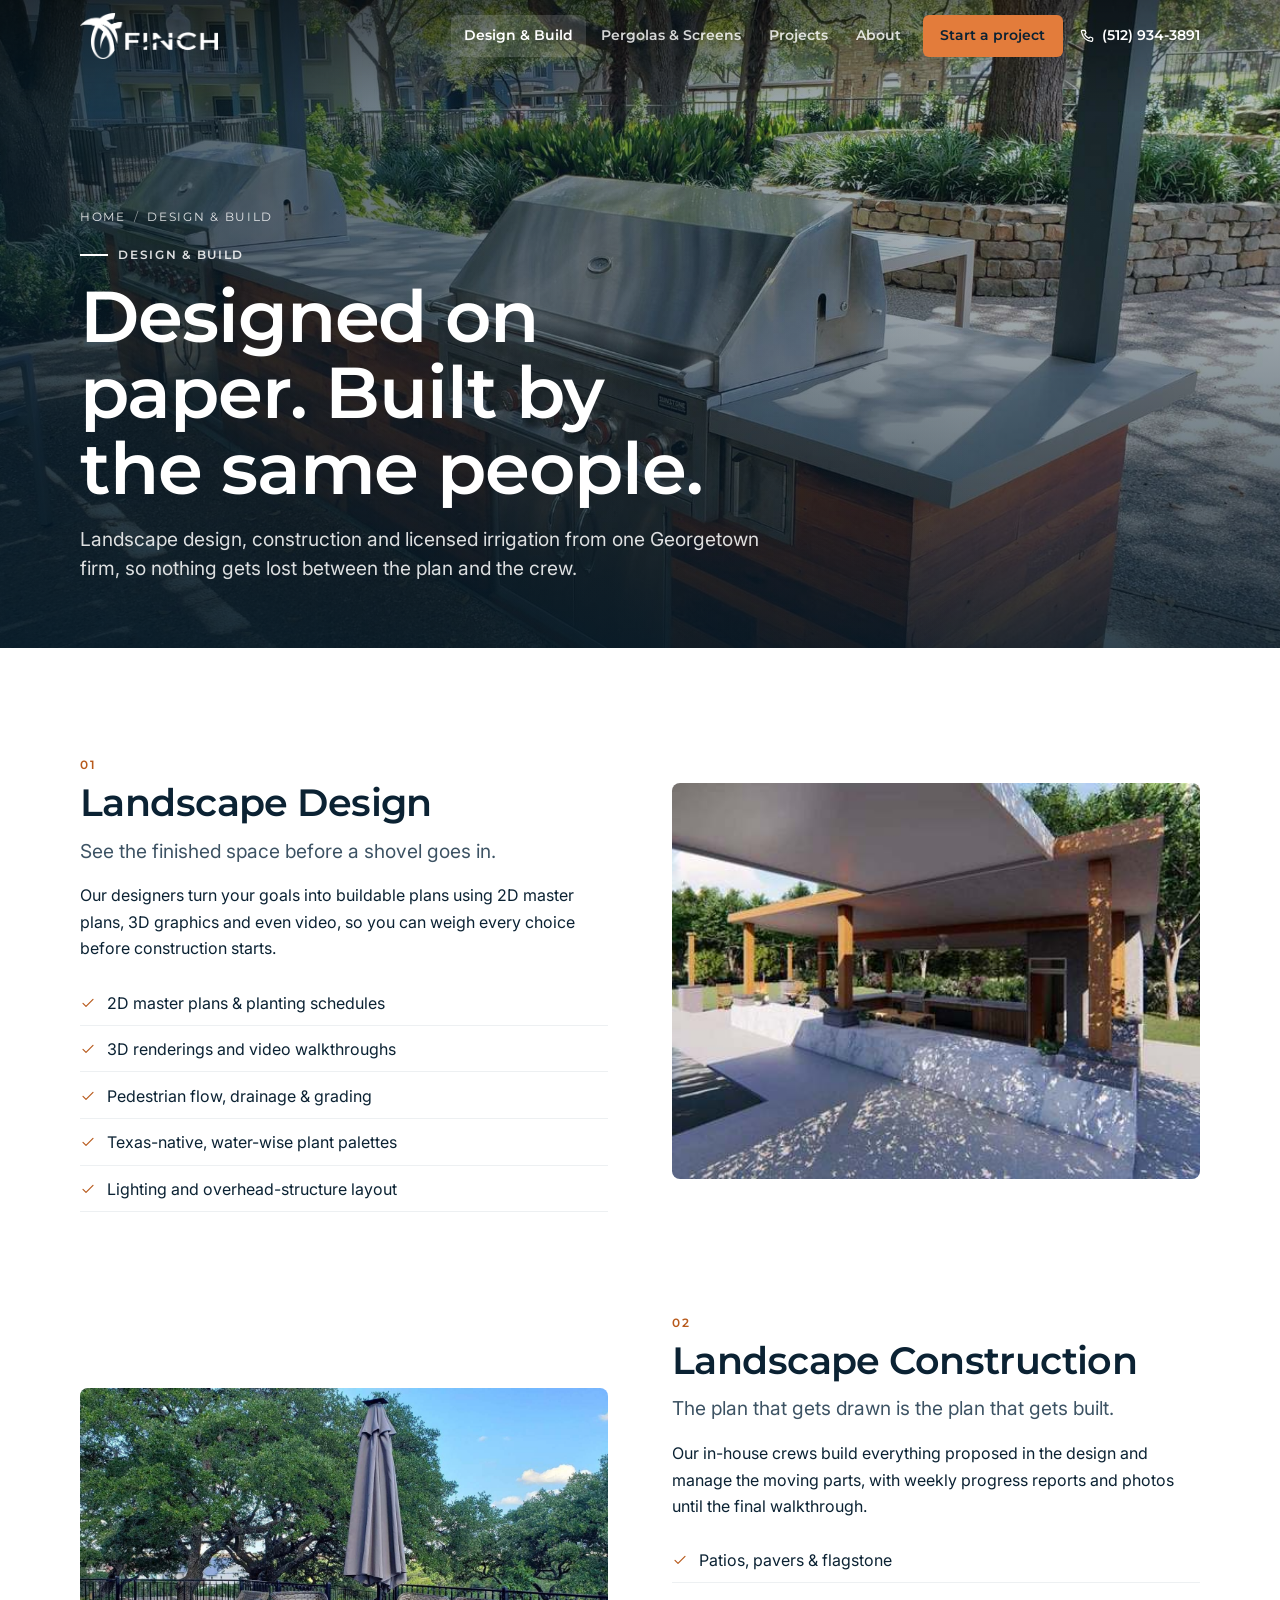
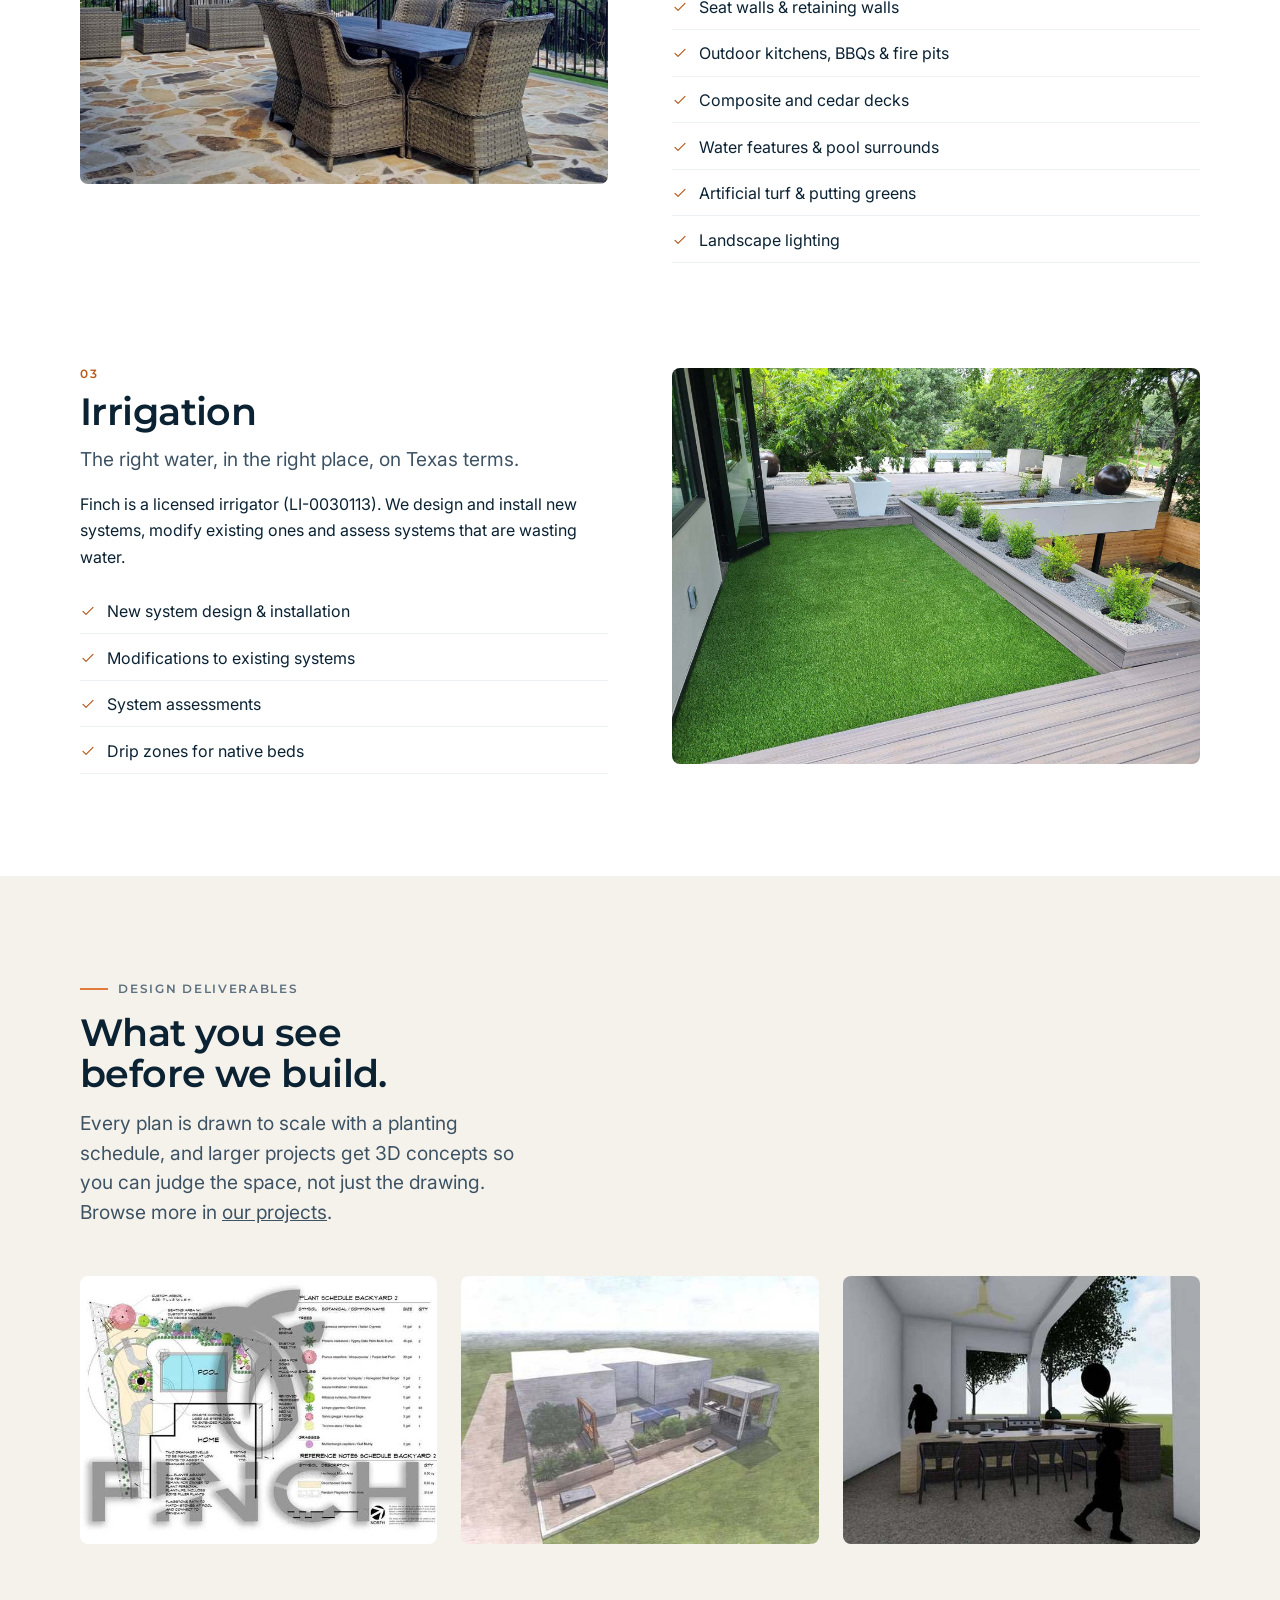
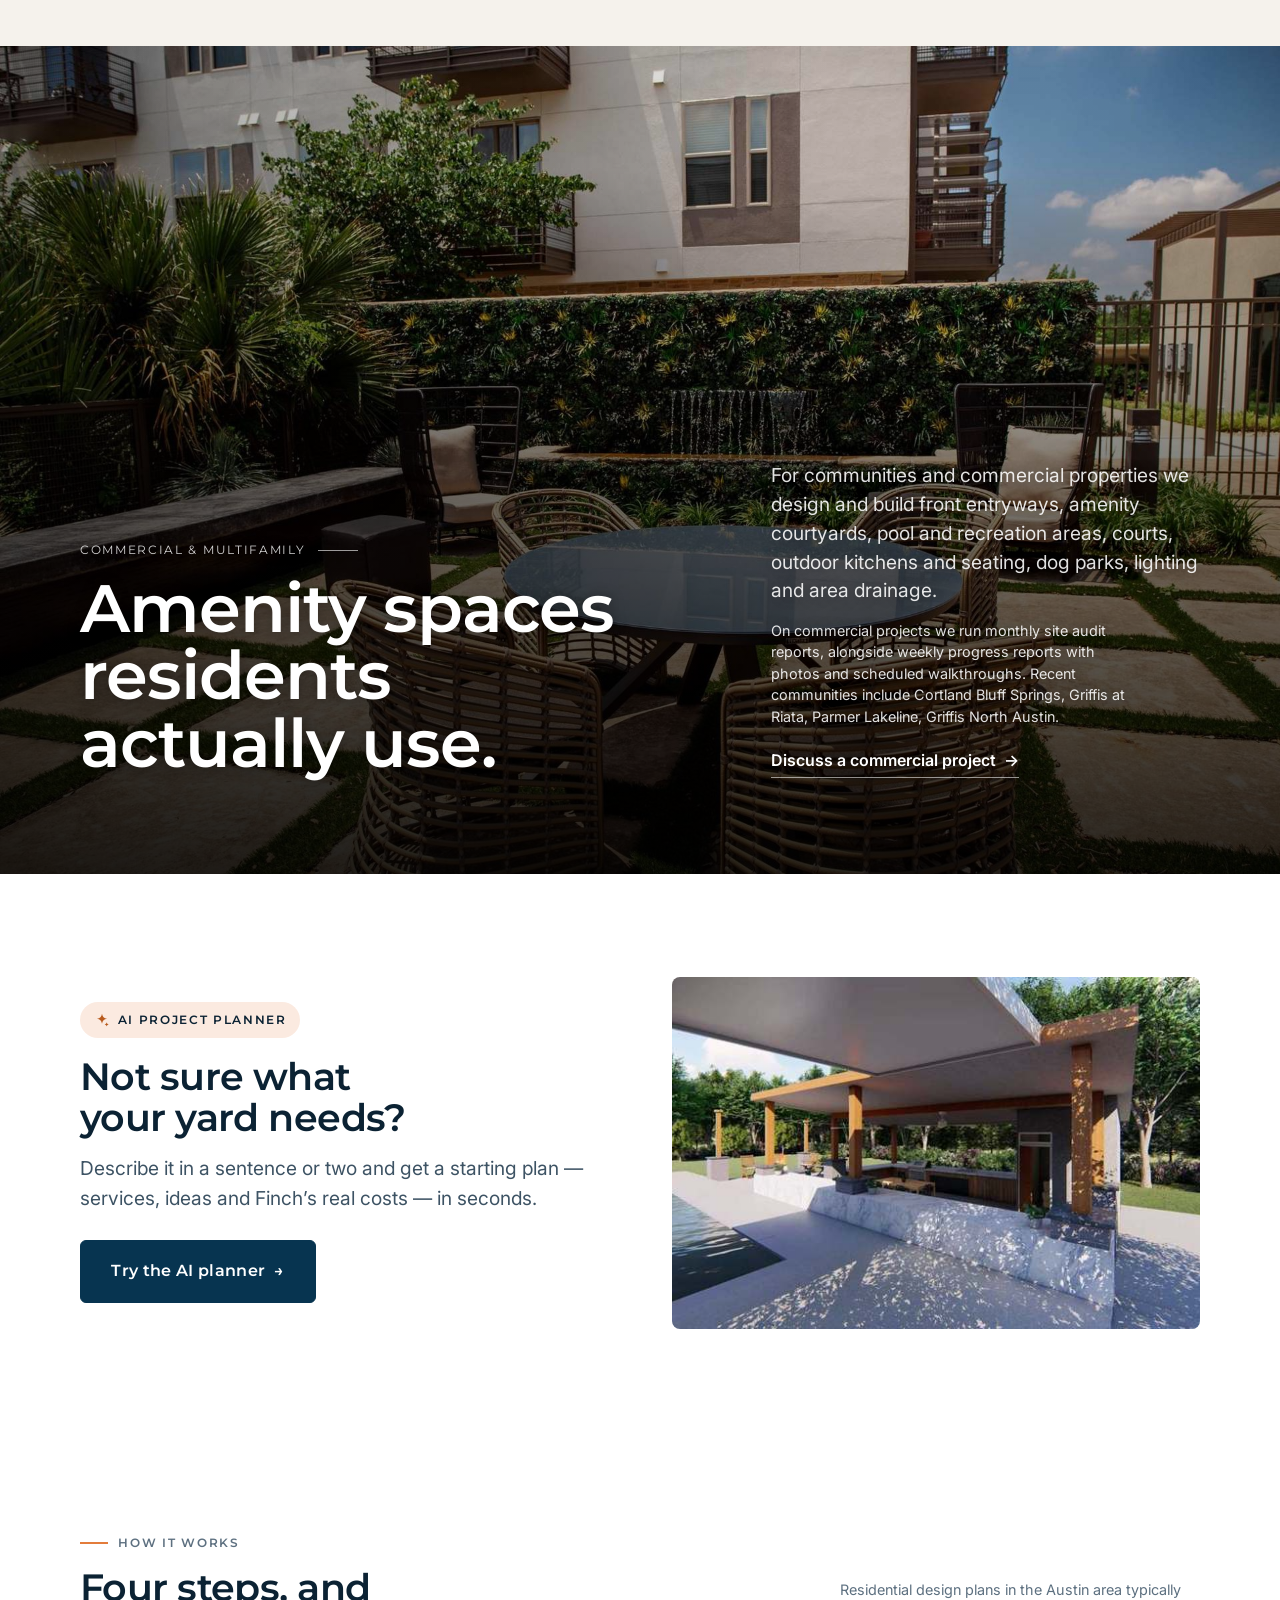
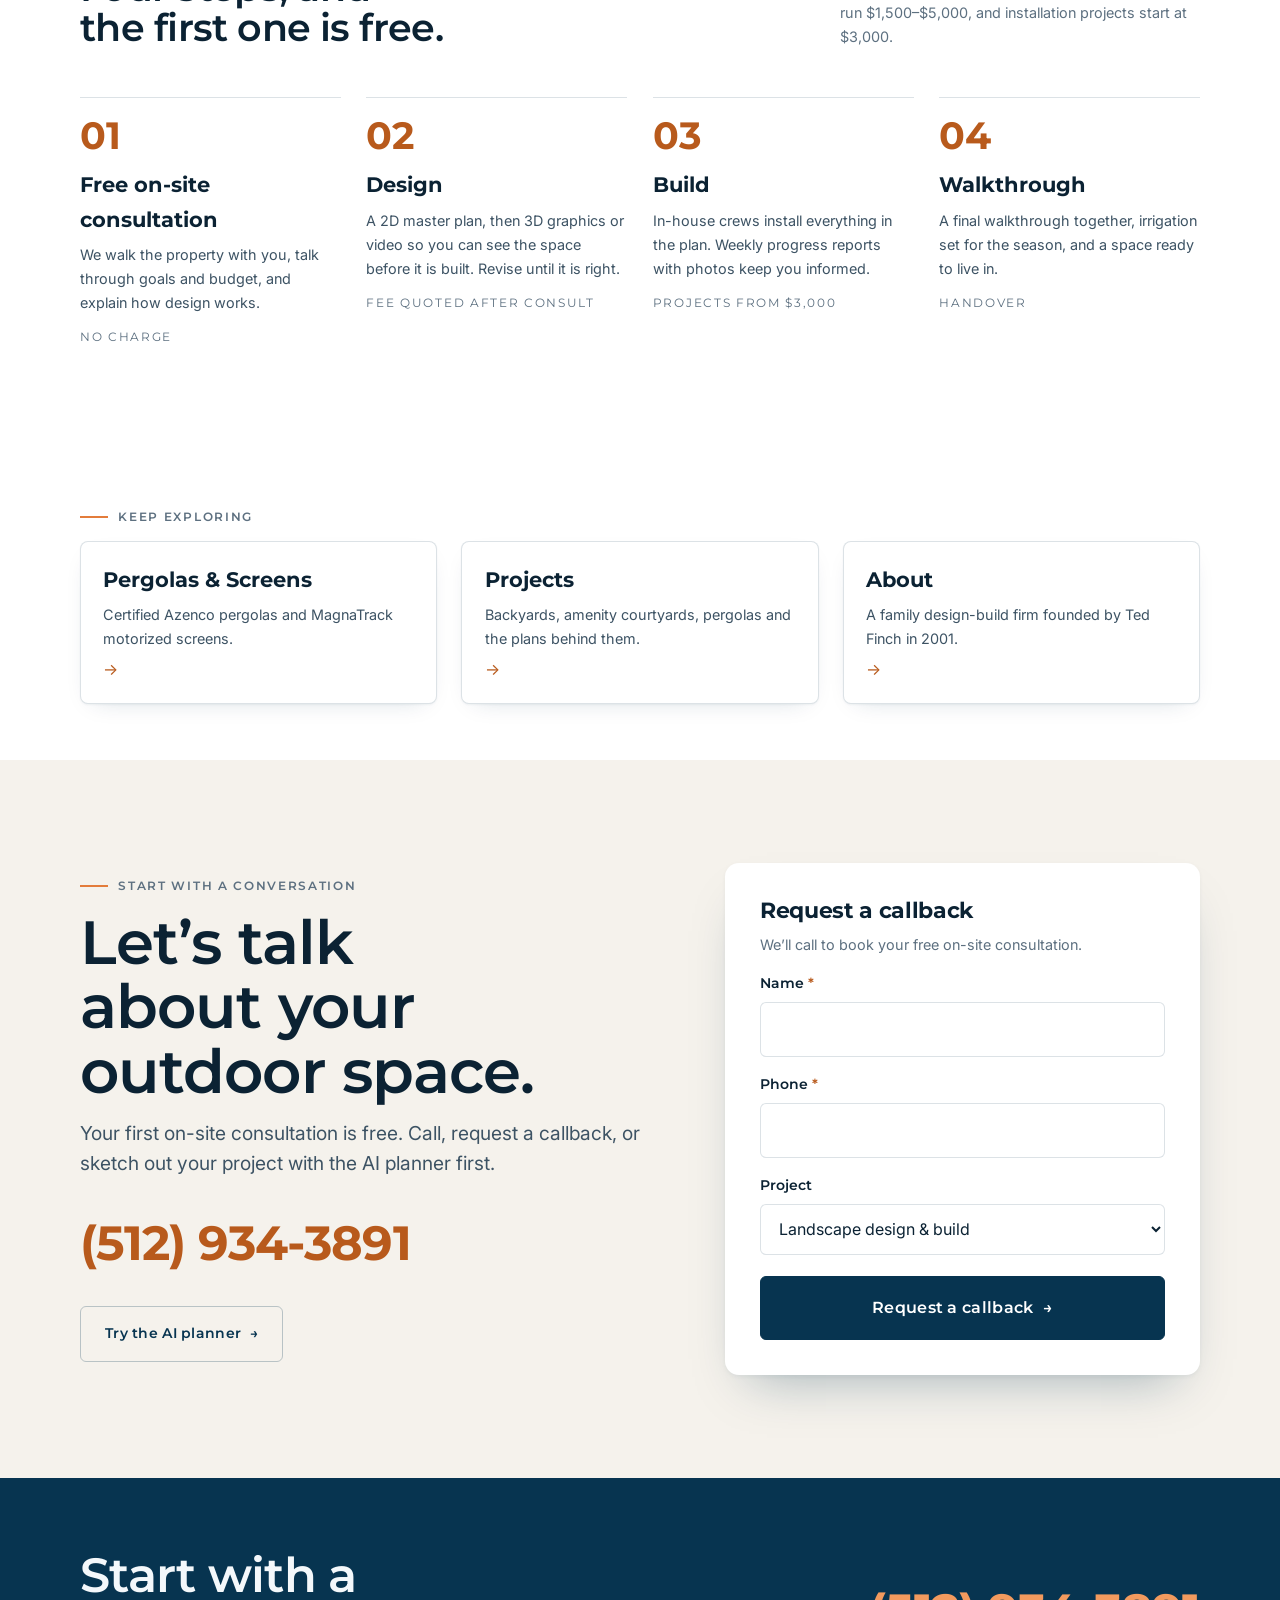
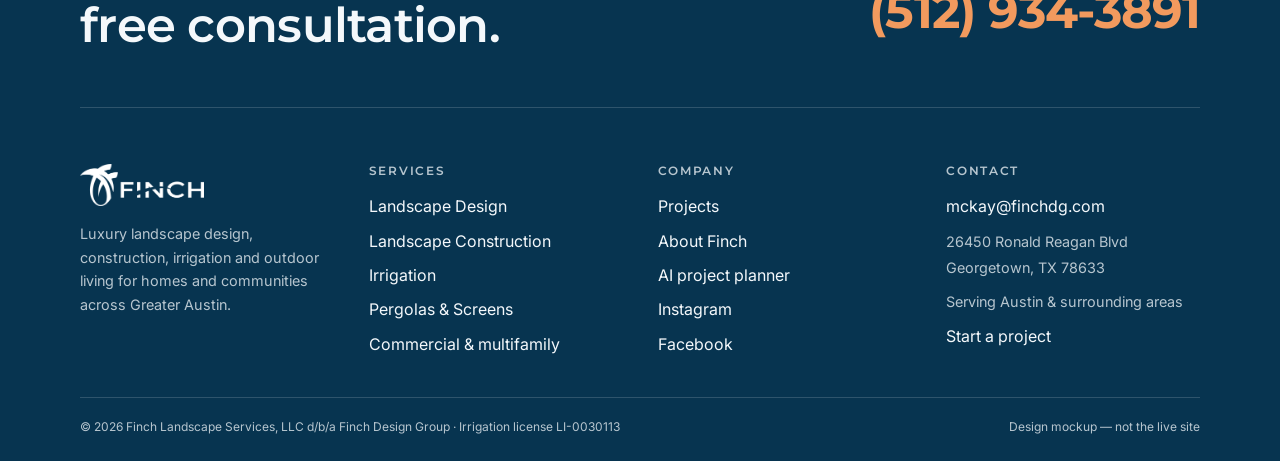
<file: design-build.html>
<!doctype html>
<html lang="en">
<head>
<meta charset="utf-8">
<meta name="viewport" content="width=device-width, initial-scale=1">
<!-- Demo for Finch Design Group: kept out of search. -->
<meta name="robots" content="noindex, nofollow">
<title>Landscape Design &amp; Irrigation | Finch Design Group</title>
<meta name="description" content="2D and 3D landscape design, patios, outdoor kitchens, turf and licensed irrigation (LI-0030113) for homes and communities across Greater Austin.">
<link rel="canonical" href="https://me5050-cu.github.io/finch-design-group-redesign/design-build.html">
<meta name="theme-color" content="#073450">
<link rel="icon" href="assets/img/brand/favicon.ico" sizes="any">
<link rel="icon" type="image/png" sizes="32x32" href="assets/img/brand/favicon-32.png">
<link rel="apple-touch-icon" href="assets/img/brand/apple-touch-icon.png">
<link rel="manifest" href="assets/site.webmanifest">
<meta property="og:type" content="website">
<meta property="og:site_name" content="Finch Design Group">
<meta property="og:locale" content="en_US">
<meta property="og:title" content="Landscape Design &amp; Irrigation | Finch Design Group">
<meta property="og:description" content="2D and 3D landscape design, patios, outdoor kitchens, turf and licensed irrigation (LI-0030113) for homes and communities across Greater Austin.">
<meta property="og:url" content="https://me5050-cu.github.io/finch-design-group-redesign/design-build.html">
<meta property="og:image" content="https://me5050-cu.github.io/finch-design-group-redesign/assets/img/share/design-build.jpg">
<meta property="og:image:width" content="1200">
<meta property="og:image:height" content="630">
<meta property="og:image:alt" content="Designed on paper. Built by the same people. — Finch Design Group">
<meta name="twitter:card" content="summary_large_image">
<meta name="twitter:title" content="Landscape Design &amp; Irrigation | Finch Design Group">
<meta name="twitter:description" content="2D and 3D landscape design, patios, outdoor kitchens, turf and licensed irrigation (LI-0030113) for homes and communities across Greater Austin.">
<meta name="twitter:image" content="https://me5050-cu.github.io/finch-design-group-redesign/assets/img/share/design-build.jpg">
<link rel="preconnect" href="https://fonts.googleapis.com">
<link rel="preconnect" href="https://fonts.gstatic.com" crossorigin>
<link rel="stylesheet" href="https://fonts.googleapis.com/css2?family=Montserrat:wght@500;600;700&family=Inter:wght@400;500;600&display=swap">
<link rel="stylesheet" href="assets/css/core.css">
<link rel="stylesheet" href="assets/css/sections.css">
<link rel="stylesheet" href="assets/css/themes/plume.css">
<script type="application/ld+json">{"@context":"https://schema.org","@graph":[{"@type":"WebSite","@id":"https://me5050-cu.github.io/finch-design-group-redesign/#website","url":"https://me5050-cu.github.io/finch-design-group-redesign/","name":"Finch Design Group","publisher":{"@id":"https://me5050-cu.github.io/finch-design-group-redesign/#business"},"inLanguage":"en-US"},{"@type":"HomeAndConstructionBusiness","@id":"https://me5050-cu.github.io/finch-design-group-redesign/#business","name":"Finch Design Group","legalName":"Finch Landscape Services, LLC","url":"https://me5050-cu.github.io/finch-design-group-redesign/","logo":"https://me5050-cu.github.io/finch-design-group-redesign/assets/img/brand/logo-color.png","image":"https://me5050-cu.github.io/finch-design-group-redesign/assets/img/share/index.jpg","description":"Luxury landscape design, hardscape, licensed irrigation and certified Azenco pergolas in Georgetown and Greater Austin. Book a free on-site consultation.","telephone":"+1-512-934-3891","email":"mckay@finchdg.com","address":{"@type":"PostalAddress","streetAddress":"26450 Ronald Reagan Blvd","addressLocality":"Georgetown","addressRegion":"TX","postalCode":"78633","addressCountry":"US"},"areaServed":{"@type":"AdministrativeArea","name":"Greater Austin, Texas"},"foundingDate":"2001","founder":{"@type":"Person","name":"Ted Finch"},"sameAs":["https://www.instagram.com/finchdesigngroup/","https://www.facebook.com/profile.php?id=61587375123697","https://www.linkedin.com/company/finch-design-group-llc"],"hasOfferCatalog":{"@type":"OfferCatalog","name":"Landscape design-build services","itemListElement":[{"@type":"Offer","itemOffered":{"@type":"Service","name":"Landscape Design"}},{"@type":"Offer","itemOffered":{"@type":"Service","name":"Landscape Construction"}},{"@type":"Offer","itemOffered":{"@type":"Service","name":"Irrigation"}},{"@type":"Offer","itemOffered":{"@type":"Service","name":"Pergolas & Screens"}},{"@type":"Offer","itemOffered":{"@type":"Service","name":"Commercial & multifamily"}}]}},{"@type":"WebPage","@id":"https://me5050-cu.github.io/finch-design-group-redesign/design-build.html#webpage","url":"https://me5050-cu.github.io/finch-design-group-redesign/design-build.html","name":"Landscape Design & Irrigation | Finch Design Group","description":"2D and 3D landscape design, patios, outdoor kitchens, turf and licensed irrigation (LI-0030113) for homes and communities across Greater Austin.","isPartOf":{"@id":"https://me5050-cu.github.io/finch-design-group-redesign/#website"},"about":{"@id":"https://me5050-cu.github.io/finch-design-group-redesign/#business"},"primaryImageOfPage":{"@type":"ImageObject","url":"https://me5050-cu.github.io/finch-design-group-redesign/assets/img/share/design-build.jpg","width":1200,"height":630},"breadcrumb":{"@id":"https://me5050-cu.github.io/finch-design-group-redesign/design-build.html#breadcrumb"},"inLanguage":"en-US"},{"@type":"BreadcrumbList","@id":"https://me5050-cu.github.io/finch-design-group-redesign/design-build.html#breadcrumb","itemListElement":[{"@type":"ListItem","position":1,"name":"Home","item":"https://me5050-cu.github.io/finch-design-group-redesign/"},{"@type":"ListItem","position":2,"name":"Design & Build","item":"https://me5050-cu.github.io/finch-design-group-redesign/design-build.html"}]},{"@type":"Service","name":"Landscape Design","description":"Our designers turn your goals into buildable plans using 2D master plans, 3D graphics and even video, so you can weigh every choice before construction starts.","provider":{"@id":"https://me5050-cu.github.io/finch-design-group-redesign/#business"},"areaServed":{"@type":"AdministrativeArea","name":"Greater Austin, Texas"}},{"@type":"Service","name":"Landscape Construction","description":"Our in-house crews build everything proposed in the design and manage the moving parts, with weekly progress reports and photos until the final walkthrough.","provider":{"@id":"https://me5050-cu.github.io/finch-design-group-redesign/#business"},"areaServed":{"@type":"AdministrativeArea","name":"Greater Austin, Texas"}},{"@type":"Service","name":"Irrigation","description":"Finch is a licensed irrigator (LI-0030113). We design and install new systems, modify existing ones and assess systems that are wasting water.","provider":{"@id":"https://me5050-cu.github.io/finch-design-group-redesign/#business"},"areaServed":{"@type":"AdministrativeArea","name":"Greater Austin, Texas"}}]}</script>
</head>
<body>
<a class="skip" href="#main">Skip to content</a>
<header class="site-header site-header--overlay">
    <input type="checkbox" id="nav-state" aria-label="Toggle menu">
    <div class="wrap site-header__inner">
      <a class="brand" href="./" aria-label="Finch Design Group home">
        <img class="logo--light" src="assets/img/brand/logo-color.png" alt="Finch Design Group" width="600" height="202">
        <img class="logo--dark" src="assets/img/brand/logo-white.png" alt="Finch Design Group" width="600" height="201">
      </a>
      <nav class="nav" aria-label="Main">
        <a href="design-build.html" aria-current="page">Design &amp; Build</a>
        <a href="pergolas-screens.html">Pergolas &amp; Screens</a>
        <a href="projects.html">Projects</a>
        <a href="about.html">About</a>
        <a href="contact.html" class="nav__cta">Start a project</a>
      </nav>
      <a class="header-phone" href="tel:+15129343891"><svg viewBox="0 0 24 24" fill="none" stroke="currentColor" stroke-width="1.8" stroke-linecap="round" stroke-linejoin="round" aria-hidden="true"><path d="M6 3.5h3l1.5 4L8.5 9a11 11 0 0 0 6.5 6.5l1.5-2 4 1.5v3a2 2 0 0 1-2.2 2A16.5 16.5 0 0 1 4 6.7 2 2 0 0 1 6 3.5z"/></svg>(512) 934-3891</a>
      <a class="call-pill" href="tel:+15129343891"><svg viewBox="0 0 24 24" fill="none" stroke="currentColor" stroke-width="1.8" stroke-linecap="round" stroke-linejoin="round" aria-hidden="true"><path d="M6 3.5h3l1.5 4L8.5 9a11 11 0 0 0 6.5 6.5l1.5-2 4 1.5v3a2 2 0 0 1-2.2 2A16.5 16.5 0 0 1 4 6.7 2 2 0 0 1 6 3.5z"/></svg>Call</a>
      <label class="nav-toggle" for="nav-state" aria-hidden="true"><span></span></label>
    </div>
    <div class="mobile-nav"><div class="wrap">
      <a href="./">Home</a>
      <a href="design-build.html">Design &amp; Build</a>
      <a href="pergolas-screens.html">Pergolas &amp; Screens</a>
      <a href="projects.html">Projects</a>
      <a href="about.html">About</a>
      <a href="contact.html">Start a project</a>
      <a href="./#planner">AI project planner</a>
    </div></div>
  </header>
<main id="main">
<section class="page-hero page-hero--photo">
    <div class="hero__media"><img src="assets/img/photos/outdoor-kitchen.jpg" srcset="assets/img/photos/outdoor-kitchen-640.jpg 640w, assets/img/photos/outdoor-kitchen-1080.jpg 1080w, assets/img/photos/outdoor-kitchen.jpg 1920w" sizes="100vw" width="1920" height="933" alt="Outdoor kitchen with two stainless steel grills set in a wood-clad island" fetchpriority="high" decoding="async"></div>
    <div class="wrap"><nav class="crumbs" aria-label="Breadcrumb"><ol><li><a href="./">Home</a></li><li aria-current="page">Design &amp; Build</li></ol></nav><p class="eyebrow">Design &amp; Build</p><h1>Designed on paper. Built by the same people.</h1><p class="lede">Landscape design, construction and licensed irrigation from one Georgetown firm, so nothing gets lost between the plan and the crew.</p></div>
  </section>

  <section class="section">
    <div class="wrap">
      <div class="detail split" id="design">
        <div>
          <span class="detail__n">01</span>
          <h2 style="margin-top:.4rem">Landscape Design</h2>
          <p class="lede" style="margin-top:.8rem">See the finished space before a shovel goes in.</p>
          <p style="margin-top:1rem">Our designers turn your goals into buildable plans using 2D master plans, 3D graphics and even video, so you can weigh every choice before construction starts.</p>
          <ul class="ticks"><li><svg viewBox="0 0 24 24" fill="none" stroke="currentColor" stroke-width="1.8" stroke-linecap="round" stroke-linejoin="round" aria-hidden="true"><path d="m4.5 12.5 4.5 4.5L19.5 6.5"/></svg><span>2D master plans &amp; planting schedules</span></li><li><svg viewBox="0 0 24 24" fill="none" stroke="currentColor" stroke-width="1.8" stroke-linecap="round" stroke-linejoin="round" aria-hidden="true"><path d="m4.5 12.5 4.5 4.5L19.5 6.5"/></svg><span>3D renderings and video walkthroughs</span></li><li><svg viewBox="0 0 24 24" fill="none" stroke="currentColor" stroke-width="1.8" stroke-linecap="round" stroke-linejoin="round" aria-hidden="true"><path d="m4.5 12.5 4.5 4.5L19.5 6.5"/></svg><span>Pedestrian flow, drainage &amp; grading</span></li><li><svg viewBox="0 0 24 24" fill="none" stroke="currentColor" stroke-width="1.8" stroke-linecap="round" stroke-linejoin="round" aria-hidden="true"><path d="m4.5 12.5 4.5 4.5L19.5 6.5"/></svg><span>Texas-native, water-wise plant palettes</span></li><li><svg viewBox="0 0 24 24" fill="none" stroke="currentColor" stroke-width="1.8" stroke-linecap="round" stroke-linejoin="round" aria-hidden="true"><path d="m4.5 12.5 4.5 4.5L19.5 6.5"/></svg><span>Lighting and overhead-structure layout</span></li></ul>
        </div>
        <figure class="ph ph--43"><img src="assets/img/photos/render-pool.jpg" srcset="assets/img/photos/render-pool-640.jpg 640w, assets/img/photos/render-pool.jpg 1200w" sizes="(max-width: 760px) 360px, 50vw" width="1200" height="675" alt="3D rendering of a covered outdoor kitchen and bar beside a pool" loading="lazy" decoding="async"></figure>
      </div>
      <div class="detail split split--flip" id="build">
        <div>
          <span class="detail__n">02</span>
          <h2 style="margin-top:.4rem">Landscape Construction</h2>
          <p class="lede" style="margin-top:.8rem">The plan that gets drawn is the plan that gets built.</p>
          <p style="margin-top:1rem">Our in-house crews build everything proposed in the design and manage the moving parts, with weekly progress reports and photos until the final walkthrough.</p>
          <ul class="ticks"><li><svg viewBox="0 0 24 24" fill="none" stroke="currentColor" stroke-width="1.8" stroke-linecap="round" stroke-linejoin="round" aria-hidden="true"><path d="m4.5 12.5 4.5 4.5L19.5 6.5"/></svg><span>Patios, pavers &amp; flagstone</span></li><li><svg viewBox="0 0 24 24" fill="none" stroke="currentColor" stroke-width="1.8" stroke-linecap="round" stroke-linejoin="round" aria-hidden="true"><path d="m4.5 12.5 4.5 4.5L19.5 6.5"/></svg><span>Seat walls &amp; retaining walls</span></li><li><svg viewBox="0 0 24 24" fill="none" stroke="currentColor" stroke-width="1.8" stroke-linecap="round" stroke-linejoin="round" aria-hidden="true"><path d="m4.5 12.5 4.5 4.5L19.5 6.5"/></svg><span>Outdoor kitchens, BBQs &amp; fire pits</span></li><li><svg viewBox="0 0 24 24" fill="none" stroke="currentColor" stroke-width="1.8" stroke-linecap="round" stroke-linejoin="round" aria-hidden="true"><path d="m4.5 12.5 4.5 4.5L19.5 6.5"/></svg><span>Composite and cedar decks</span></li><li><svg viewBox="0 0 24 24" fill="none" stroke="currentColor" stroke-width="1.8" stroke-linecap="round" stroke-linejoin="round" aria-hidden="true"><path d="m4.5 12.5 4.5 4.5L19.5 6.5"/></svg><span>Water features &amp; pool surrounds</span></li><li><svg viewBox="0 0 24 24" fill="none" stroke="currentColor" stroke-width="1.8" stroke-linecap="round" stroke-linejoin="round" aria-hidden="true"><path d="m4.5 12.5 4.5 4.5L19.5 6.5"/></svg><span>Artificial turf &amp; putting greens</span></li><li><svg viewBox="0 0 24 24" fill="none" stroke="currentColor" stroke-width="1.8" stroke-linecap="round" stroke-linejoin="round" aria-hidden="true"><path d="m4.5 12.5 4.5 4.5L19.5 6.5"/></svg><span>Landscape lighting</span></li></ul>
        </div>
        <figure class="ph ph--43"><img src="assets/img/photos/view-dining.jpg" srcset="assets/img/photos/view-dining-640.jpg 640w, assets/img/photos/view-dining-1080.jpg 1080w, assets/img/photos/view-dining.jpg 1920w" sizes="100vw" width="1920" height="1080" alt="Flagstone dining terrace with wicker chairs and a patio umbrella overlooking tree-covered hills" loading="lazy" decoding="async"></figure>
      </div>
      <div class="detail split" id="irrigation">
        <div>
          <span class="detail__n">03</span>
          <h2 style="margin-top:.4rem">Irrigation</h2>
          <p class="lede" style="margin-top:.8rem">The right water, in the right place, on Texas terms.</p>
          <p style="margin-top:1rem">Finch is a licensed irrigator (LI-0030113). We design and install new systems, modify existing ones and assess systems that are wasting water.</p>
          <ul class="ticks"><li><svg viewBox="0 0 24 24" fill="none" stroke="currentColor" stroke-width="1.8" stroke-linecap="round" stroke-linejoin="round" aria-hidden="true"><path d="m4.5 12.5 4.5 4.5L19.5 6.5"/></svg><span>New system design &amp; installation</span></li><li><svg viewBox="0 0 24 24" fill="none" stroke="currentColor" stroke-width="1.8" stroke-linecap="round" stroke-linejoin="round" aria-hidden="true"><path d="m4.5 12.5 4.5 4.5L19.5 6.5"/></svg><span>Modifications to existing systems</span></li><li><svg viewBox="0 0 24 24" fill="none" stroke="currentColor" stroke-width="1.8" stroke-linecap="round" stroke-linejoin="round" aria-hidden="true"><path d="m4.5 12.5 4.5 4.5L19.5 6.5"/></svg><span>System assessments</span></li><li><svg viewBox="0 0 24 24" fill="none" stroke="currentColor" stroke-width="1.8" stroke-linecap="round" stroke-linejoin="round" aria-hidden="true"><path d="m4.5 12.5 4.5 4.5L19.5 6.5"/></svg><span>Drip zones for native beds</span></li></ul>
        </div>
        <figure class="ph ph--43"><img src="assets/img/photos/turf-planter.jpg" srcset="assets/img/photos/turf-planter-640.jpg 640w, assets/img/photos/turf-planter-1080.jpg 1080w, assets/img/photos/turf-planter.jpg 1920w" sizes="100vw" width="1920" height="1440" alt="Artificial turf lawn framed by a composite deck and white raised planters" loading="lazy" decoding="async"></figure>
      </div>
    </div>
  </section>

  <section class="section section--alt">
    <div class="wrap">
      <div class="section-head"><p class="eyebrow">Design deliverables</p><h2>What you see before we build.</h2><p class="lede">Every plan is drawn to scale with a planting schedule, and larger projects get 3D concepts so you can judge the space, not just the drawing. Browse more in <a href="projects.html">our projects</a>.</p></div>
      <div class="grid grid--3">
        <figure class="ph ph--43"><img src="assets/img/photos/plan-backyard.jpg" srcset="assets/img/photos/plan-backyard-640.jpg 640w, assets/img/photos/plan-backyard.jpg 1200w" sizes="(max-width: 760px) 360px, 50vw" width="1200" height="860" alt="2D landscape master plan for a backyard with a pool and a planting schedule" loading="lazy" decoding="async"></figure>
        <figure class="ph ph--43"><img src="assets/img/photos/render-patio.jpg" srcset="assets/img/photos/render-patio-640.jpg 640w, assets/img/photos/render-patio.jpg 1200w" sizes="(max-width: 760px) 360px, 50vw" width="1200" height="675" alt="3D concept rendering of a modern home with a planted patio" loading="lazy" decoding="async"></figure>
        <figure class="ph ph--43"><img src="assets/img/photos/render-kitchen.jpg" srcset="assets/img/photos/render-kitchen-640.jpg 640w, assets/img/photos/render-kitchen.jpg 1200w" sizes="(max-width: 760px) 360px, 50vw" width="1200" height="675" alt="3D concept rendering of a covered outdoor kitchen with a long dining table" loading="lazy" decoding="async"></figure>
      </div>
    </div>
  </section>

  <section class="chapter" id="commercial">
    <div class="hero__media"><img src="assets/img/photos/comm-riata.jpg" srcset="assets/img/photos/comm-riata-640.jpg 640w, assets/img/photos/comm-riata-1080.jpg 1080w, assets/img/photos/comm-riata.jpg 1920w" sizes="100vw" width="1920" height="1277" alt="Round glass table and wicker chairs on a paver and turf grid courtyard at Griffis at Riata" loading="lazy" decoding="async"></div>
    <div class="wrap chapter__inner">
      <div>
        <div class="chapter__n">Commercial &amp; multifamily</div>
        <h2>Amenity spaces residents actually use.</h2>
      </div>
      <div>
        <p>For communities and commercial properties we design and build front entryways, amenity courtyards, pool and recreation areas, courts, outdoor kitchens and seating, dog parks, lighting and area drainage.</p>
        <p style="margin-top:.9rem;font-size:var(--t-small)">On commercial projects we run monthly site audit reports, alongside weekly progress reports with photos and scheduled walkthroughs. Recent communities include Cortland Bluff Springs, Griffis at Riata, Parmer Lakeline, Griffis North Austin.</p>
        <a class="link-light" href="contact.html">Discuss a commercial project <span class="arrow" aria-hidden="true">&rarr;</span></a>
      </div>
    </div>
  </section>

  <section class="section">
    <div class="wrap split">
      <div>
        <span class="ai-badge"><svg viewBox="0 0 24 24" fill="currentColor" aria-hidden="true"><path d="M12 2.5c.7 4.6 3 6.9 7.5 7.5-4.5.7-6.8 3-7.5 7.5-.7-4.5-3-6.8-7.5-7.5 4.5-.6 6.8-2.9 7.5-7.5z"/><path d="M19 15.5c.3 1.9 1.2 2.8 3 3.1-1.8.3-2.7 1.2-3 3-.3-1.8-1.2-2.7-3-3 1.8-.3 2.7-1.2 3-3.1z"/></svg>AI project planner</span>
        <h2>Not sure what your yard needs?</h2>
        <p class="lede" style="margin-top:1rem">Describe it in a sentence or two and get a starting plan — services, ideas and Finch’s real costs — in seconds.</p>
        <div class="btn-row" style="margin-top:1.6rem"><a class="btn btn--lg" href="./#planner">Try the AI planner <span class="arrow" aria-hidden="true">&rarr;</span></a></div>
      </div>
      <figure class="ph ph--32"><img src="assets/img/photos/render-pool.jpg" srcset="assets/img/photos/render-pool-640.jpg 640w, assets/img/photos/render-pool.jpg 1200w" sizes="(max-width: 760px) 360px, 50vw" width="1200" height="675" alt="3D rendering of a covered outdoor kitchen and bar beside a pool" loading="lazy" decoding="async"></figure>
    </div>
  </section>

  <section class="section">
    <div class="wrap">
      <div class="section-head section-head--row">
        <div><p class="eyebrow">How it works</p><h2>Four steps, and the first one is free.</h2></div>
        <p class="small" style="max-width:40ch">Residential design plans in the Austin area typically run $1,500–$5,000, and installation projects start at $3,000.</p>
      </div>
      <ol class="steps-row">
        <li><div class="steps-row__n">01</div><div class="steps-row__t">Free on-site consultation</div><p class="steps-row__b">We walk the property with you, talk through goals and budget, and explain how design works.</p><span class="steps-row__note">No charge</span></li>
        <li><div class="steps-row__n">02</div><div class="steps-row__t">Design</div><p class="steps-row__b">A 2D master plan, then 3D graphics or video so you can see the space before it is built. Revise until it is right.</p><span class="steps-row__note">Fee quoted after consult</span></li>
        <li><div class="steps-row__n">03</div><div class="steps-row__t">Build</div><p class="steps-row__b">In-house crews install everything in the plan. Weekly progress reports with photos keep you informed.</p><span class="steps-row__note">Projects from $3,000</span></li>
        <li><div class="steps-row__n">04</div><div class="steps-row__t">Walkthrough</div><p class="steps-row__b">A final walkthrough together, irrigation set for the season, and a space ready to live in.</p><span class="steps-row__note">Handover</span></li>
      </ol>
    </div>
  </section>

  <section class="section section--tight related" aria-label="Related pages">
    <div class="wrap">
      <p class="eyebrow">Keep exploring</p>
      <div class="related__grid">
        <a class="related__card" href="pergolas-screens.html"><span class="related__t">Pergolas &amp; Screens</span><span class="related__b">Certified Azenco pergolas and MagnaTrack motorized screens.</span><span class="arrow" aria-hidden="true">&rarr;</span></a>
        <a class="related__card" href="projects.html"><span class="related__t">Projects</span><span class="related__b">Backyards, amenity courtyards, pergolas and the plans behind them.</span><span class="arrow" aria-hidden="true">&rarr;</span></a>
        <a class="related__card" href="about.html"><span class="related__t">About</span><span class="related__b">A family design-build firm founded by Ted Finch in 2001.</span><span class="arrow" aria-hidden="true">&rarr;</span></a>
      </div>
    </div>
  </section>

  <section class="section section--alt">
    <div class="wrap closer">
      <div>
        <p class="eyebrow">Start with a conversation</p>
        <h2>Let’s talk about your outdoor space.</h2>
        <p class="lede" style="margin-top:1rem">Your first on-site consultation is free. Call, request a callback, or sketch out your project with the AI planner first.</p>
        <a class="closer__phone" href="tel:+15129343891">(512) 934-3891</a>
        <div class="btn-row" style="margin-top:1.4rem"><a class="btn btn--ghost" href="./#planner">Try the AI planner <span class="arrow" aria-hidden="true">&rarr;</span></a></div>
      </div>
      <form class="quick" id="quick-form" method="post" action="#" data-mock novalidate>
        <h3>Request a callback</h3>
        <p class="small">We’ll call to book your free on-site consultation.</p>
        <div class="field"><label for="q-name">Name <span class="req" aria-hidden="true">*</span></label><input id="q-name" name="name" autocomplete="name" required></div>
        <div class="field"><label for="q-phone">Phone <span class="req" aria-hidden="true">*</span></label><input id="q-phone" type="tel" name="phone" autocomplete="tel" required></div>
        <div class="field"><label for="q-type">Project</label><select id="q-type" name="type"><option>Landscape design &amp; build</option><option>Azenco pergola</option><option>MagnaTrack screens</option><option>Irrigation</option><option>Commercial or multifamily</option></select></div>
        <div class="form__foot"><button class="btn btn--lg" type="submit">Request a callback <span class="arrow" aria-hidden="true">&rarr;</span></button></div>
      </form>
    </div>
  </section>
</main>
<footer class="site-footer">
    <div class="wrap">
      <div class="site-footer__lead">
        <h2>Start with a free consultation.</h2>
        <a class="closer__phone" href="tel:+15129343891">(512) 934-3891</a>
      </div>
      <div class="site-footer__grid">
        <div class="site-footer__brand">
          <img src="assets/img/brand/logo-white.png" alt="Finch Design Group" width="600" height="201">
          <p>Luxury landscape design, construction, irrigation and outdoor living for homes and communities across Greater Austin.</p>
        </div>
        <div>
          <h3>Services</h3>
          <ul>
            <li><a href="design-build.html#design">Landscape Design</a></li>
            <li><a href="design-build.html#build">Landscape Construction</a></li>
            <li><a href="design-build.html#irrigation">Irrigation</a></li>
            <li><a href="pergolas-screens.html">Pergolas &amp; Screens</a></li>
            <li><a href="design-build.html#commercial">Commercial &amp; multifamily</a></li>
          </ul>
        </div>
        <div>
          <h3>Company</h3>
          <ul>
            <li><a href="projects.html">Projects</a></li>
            <li><a href="about.html">About Finch</a></li>
            <li><a href="./#planner">AI project planner</a></li>
            <li><a href="https://www.instagram.com/finchdesigngroup/" rel="noopener">Instagram</a></li>
            <li><a href="https://www.facebook.com/profile.php?id=61587375123697" rel="noopener">Facebook</a></li>
          </ul>
        </div>
        <div>
          <h3>Contact</h3>
          <ul>
            <li><a href="mailto:mckay@finchdg.com">mckay@finchdg.com</a></li>
            <li><span>26450 Ronald Reagan Blvd<br>Georgetown, TX 78633</span></li>
            <li><span>Serving Austin &amp; surrounding areas</span></li>
            <li><a href="contact.html">Start a project</a></li>
          </ul>
        </div>
      </div>
      <div class="site-footer__bar">
        <span>© 2026 Finch Landscape Services, LLC d/b/a Finch Design Group · Irrigation license LI-0030113</span>
        <span data-mock-only>Design mockup — not the live site</span>
      </div>
    </div>
  </footer>
  <nav class="callbar" aria-label="Quick contact">
    <a href="tel:+15129343891"><svg viewBox="0 0 24 24" fill="none" stroke="currentColor" stroke-width="1.8" stroke-linecap="round" stroke-linejoin="round" aria-hidden="true"><path d="M6 3.5h3l1.5 4L8.5 9a11 11 0 0 0 6.5 6.5l1.5-2 4 1.5v3a2 2 0 0 1-2.2 2A16.5 16.5 0 0 1 4 6.7 2 2 0 0 1 6 3.5z"/></svg>Call now</a>
    <a href="contact.html"><svg viewBox="0 0 24 24" fill="none" stroke="currentColor" stroke-width="1.8" stroke-linecap="round" stroke-linejoin="round" aria-hidden="true"><rect x="3.5" y="5" width="17" height="15.5" rx="2"/><path d="M3.5 10h17M8 3v4M16 3v4"/></svg>Free consultation</a>
  </nav>
<dialog class="lightbox" id="lightbox" aria-label="Photo viewer"><button class="lightbox__close" type="button" aria-label="Close">&times;</button><button class="lightbox__nav lightbox__prev" type="button" aria-label="Previous photo">&larr;</button><button class="lightbox__nav lightbox__next" type="button" aria-label="Next photo">&rarr;</button><img alt=""><p></p></dialog>
<script src="assets/js/site.js" defer></script>
<script src="assets/js/planner.js" defer></script>
</body>
</html>
</file>
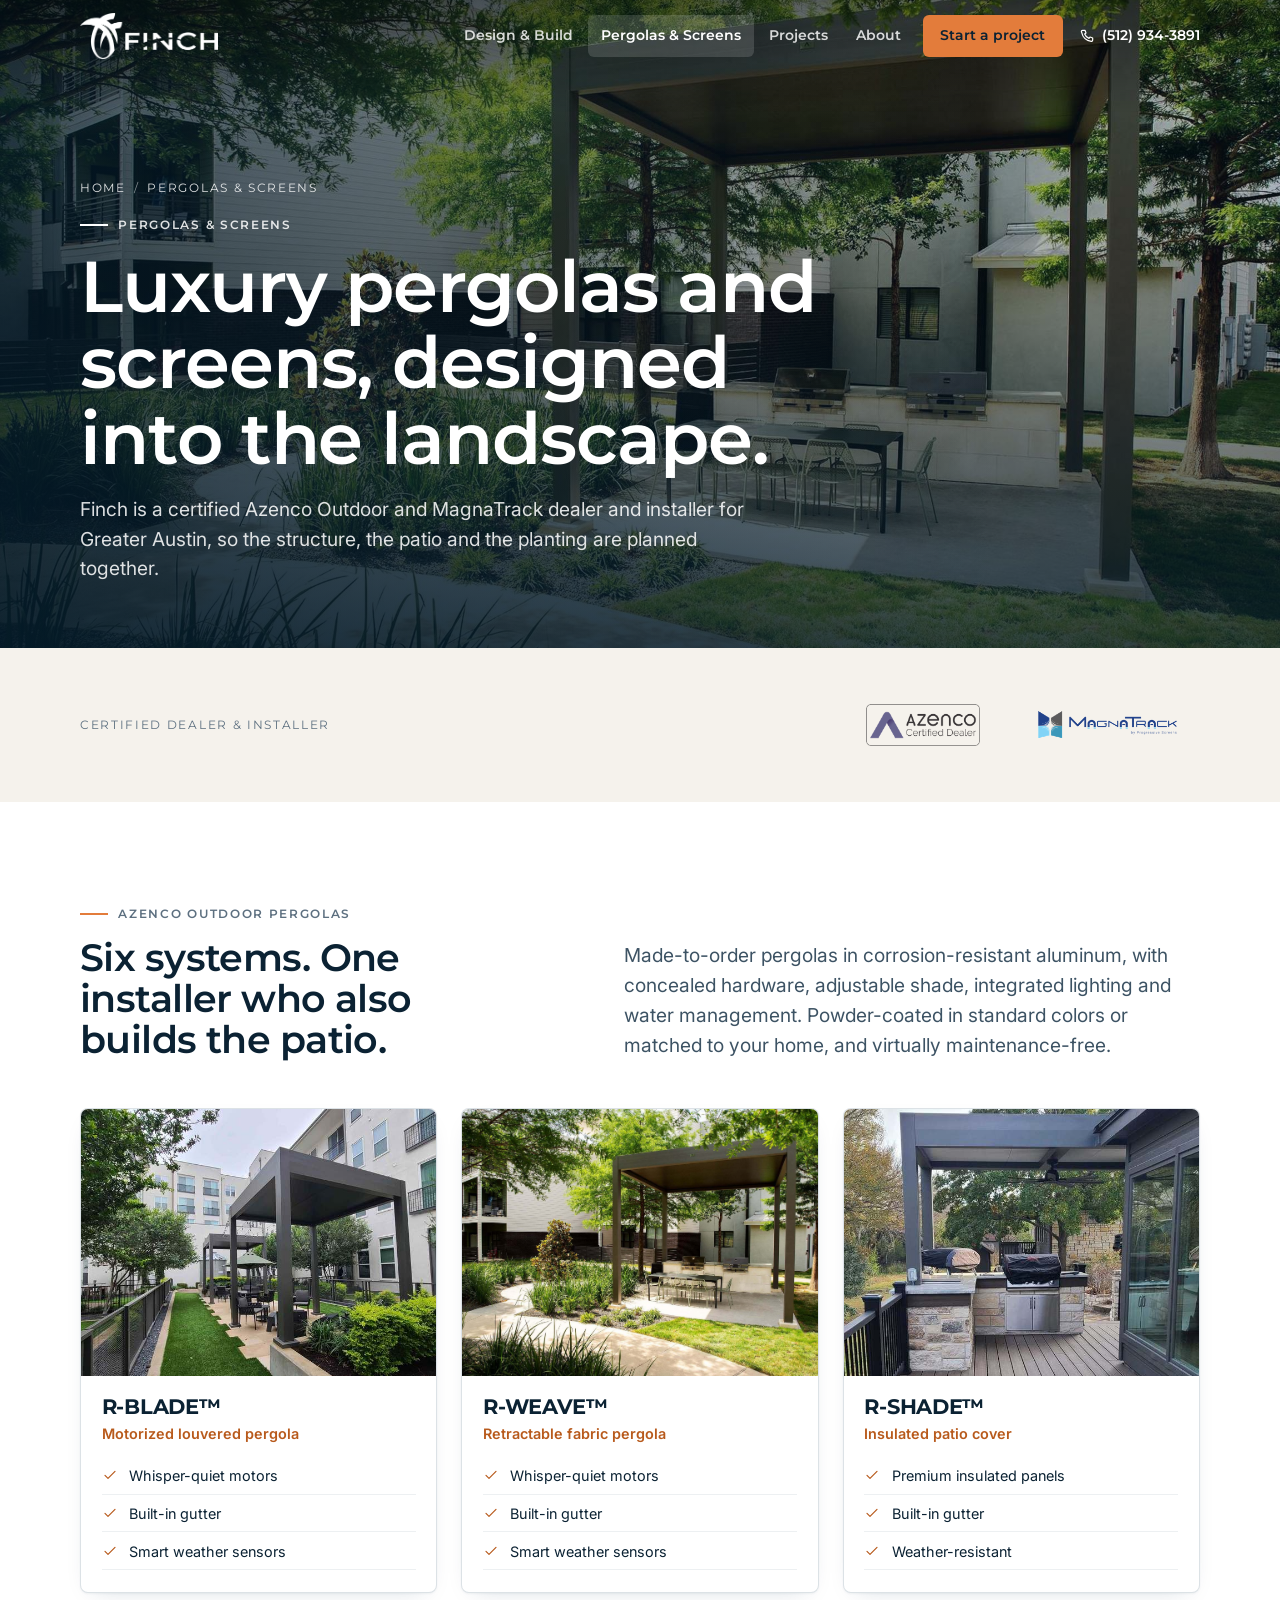
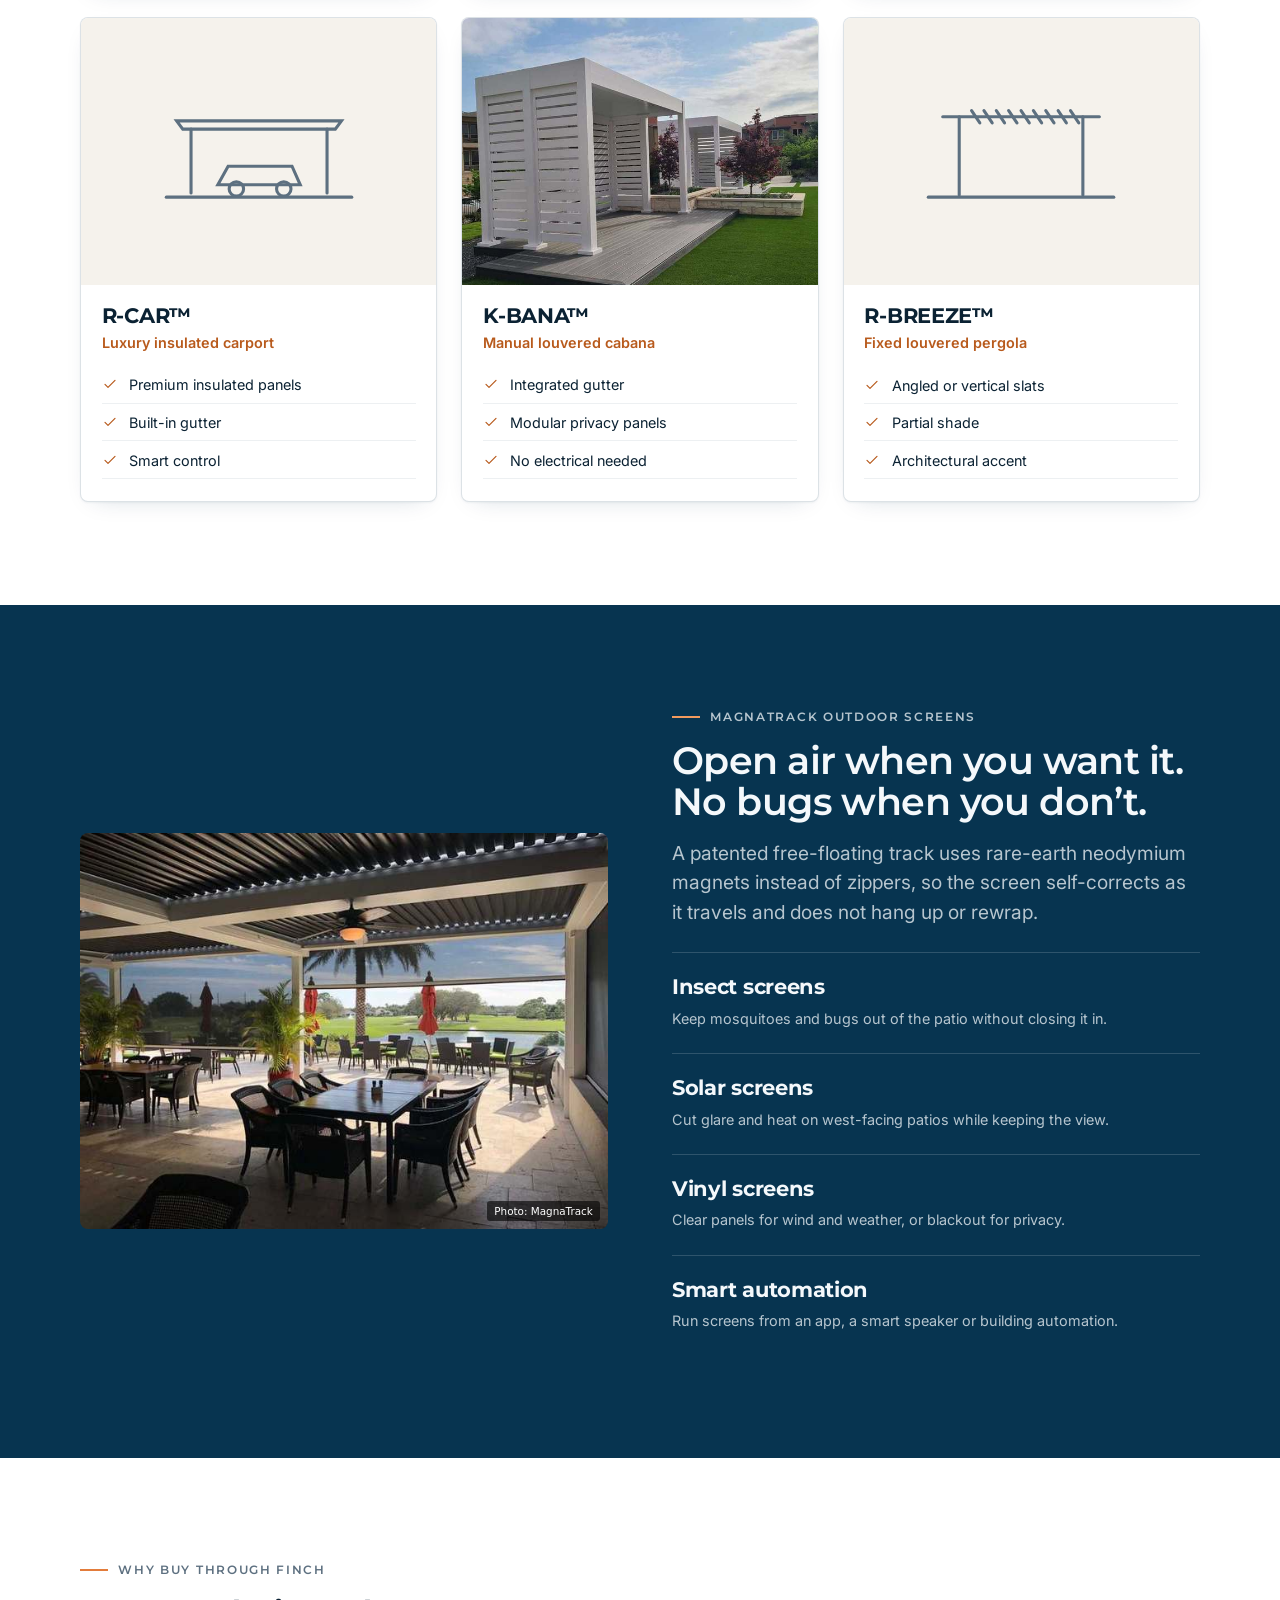
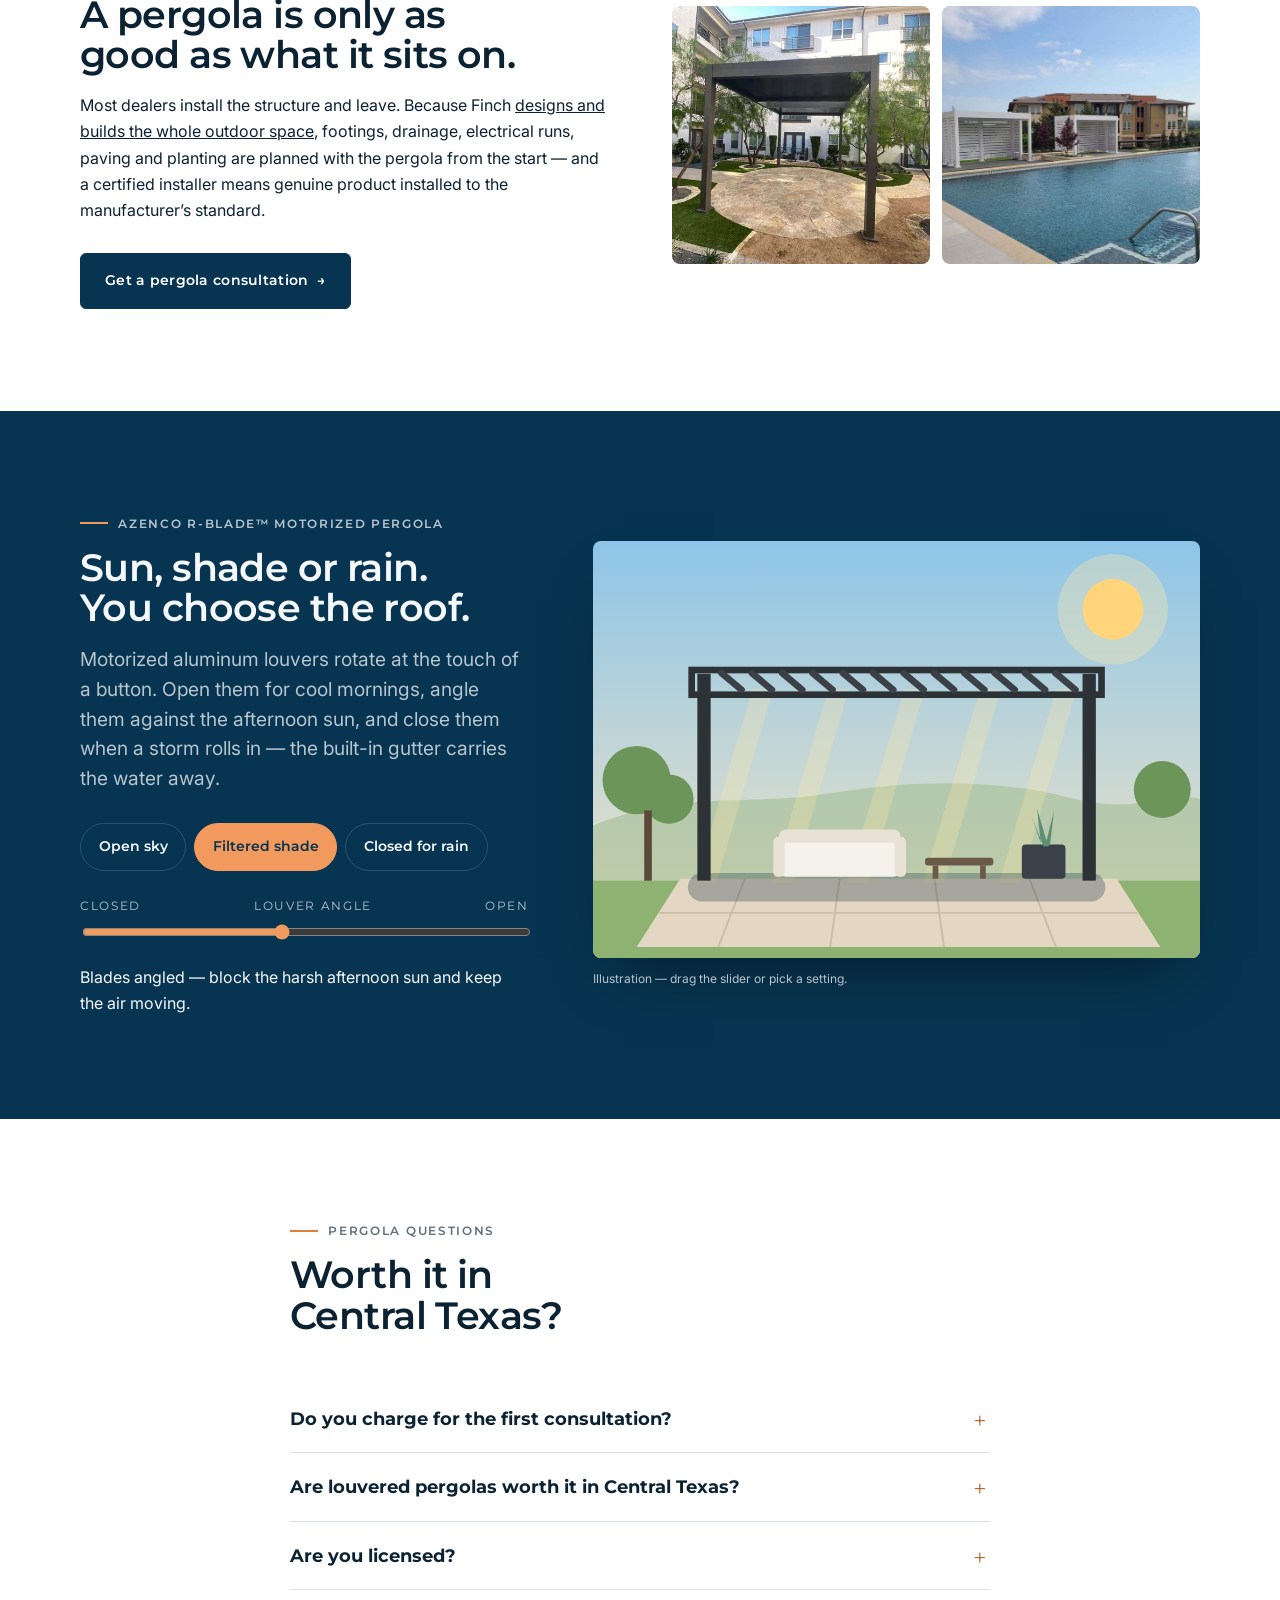
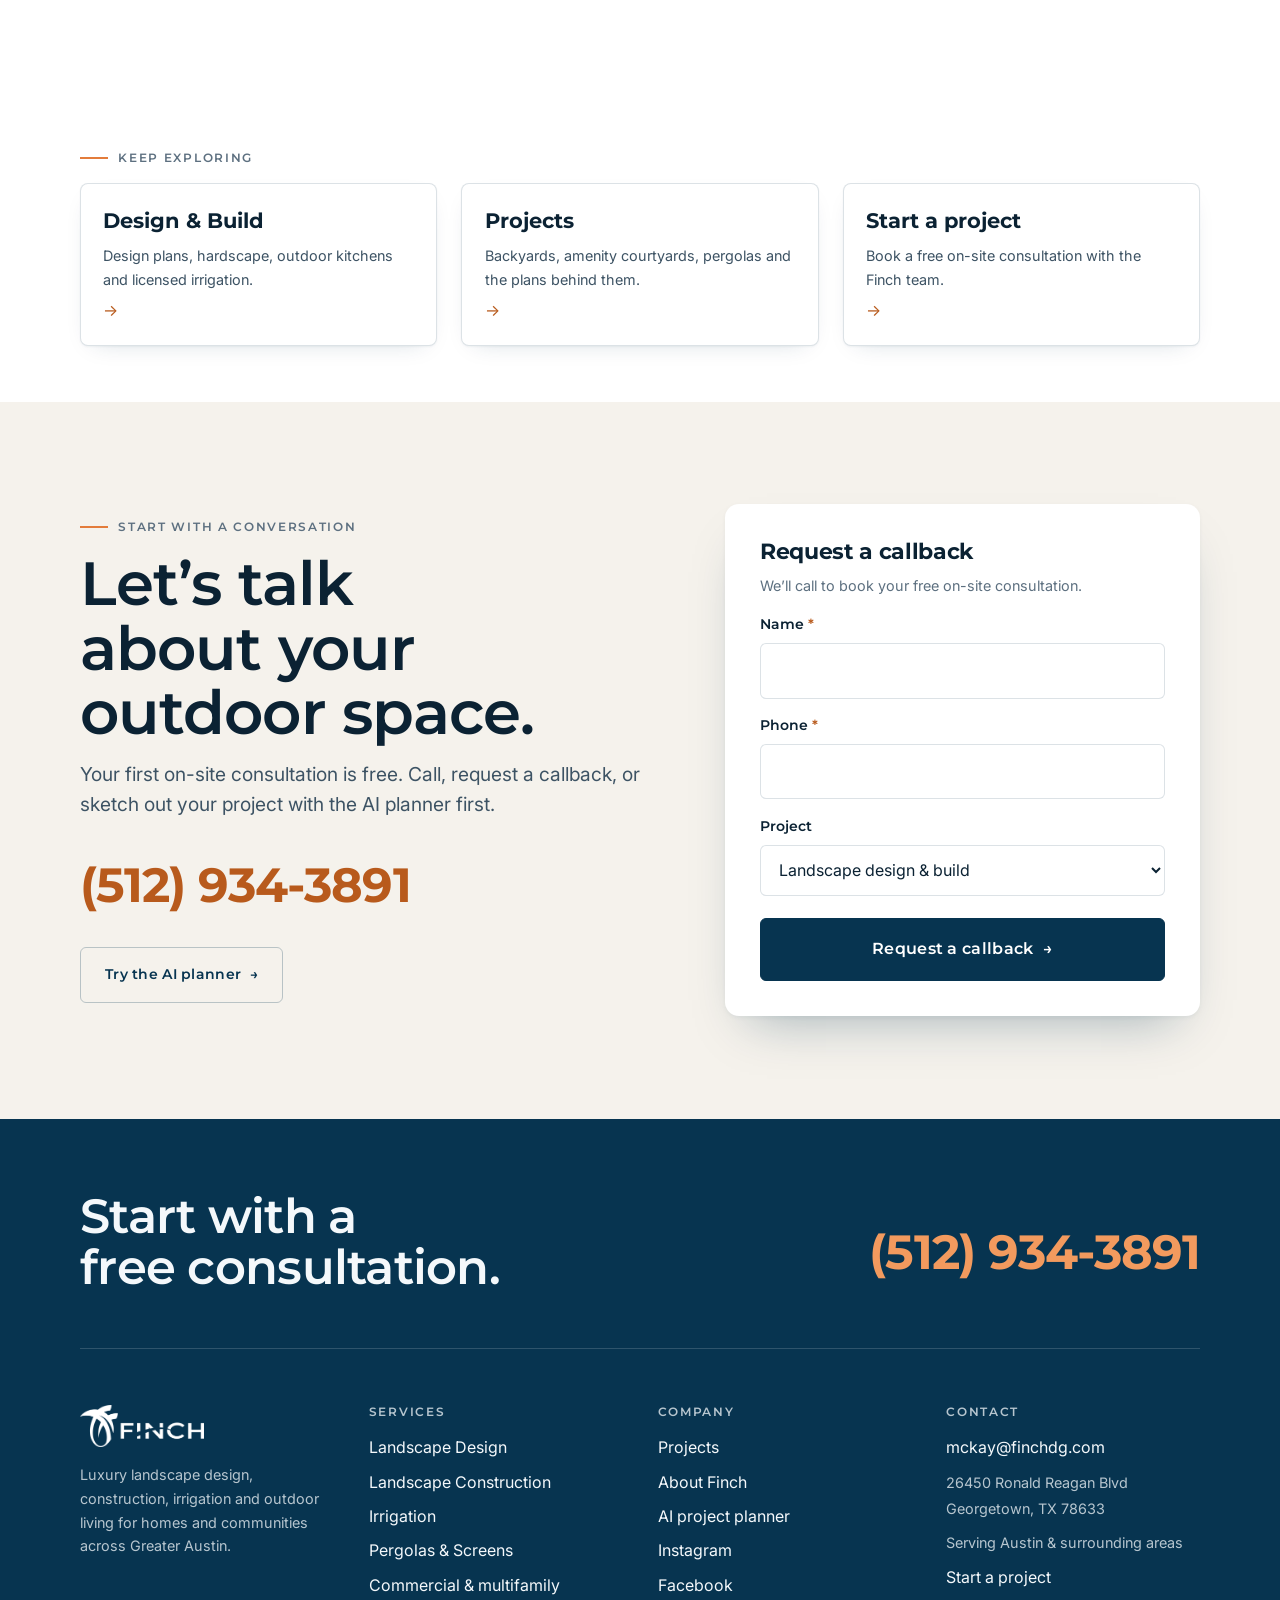
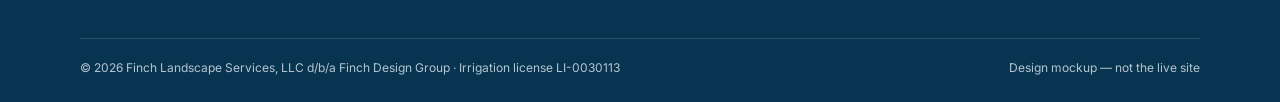
<file: pergolas-screens.html>
<!doctype html>
<html lang="en">
<head>
<meta charset="utf-8">
<meta name="viewport" content="width=device-width, initial-scale=1">
<!-- Demo for Finch Design Group: kept out of search. -->
<meta name="robots" content="noindex, nofollow">
<title>Azenco Pergolas &amp; MagnaTrack Screens | Finch Design Group</title>
<meta name="description" content="Certified Azenco Outdoor pergola and MagnaTrack screen dealer and installer. Motorized louvered roofs and screens designed into your Austin-area landscape.">
<link rel="canonical" href="https://me5050-cu.github.io/finch-design-group-redesign/pergolas-screens.html">
<meta name="theme-color" content="#073450">
<link rel="icon" href="assets/img/brand/favicon.ico" sizes="any">
<link rel="icon" type="image/png" sizes="32x32" href="assets/img/brand/favicon-32.png">
<link rel="apple-touch-icon" href="assets/img/brand/apple-touch-icon.png">
<link rel="manifest" href="assets/site.webmanifest">
<meta property="og:type" content="website">
<meta property="og:site_name" content="Finch Design Group">
<meta property="og:locale" content="en_US">
<meta property="og:title" content="Azenco Pergolas &amp; MagnaTrack Screens | Finch Design Group">
<meta property="og:description" content="Certified Azenco Outdoor pergola and MagnaTrack screen dealer and installer. Motorized louvered roofs and screens designed into your Austin-area landscape.">
<meta property="og:url" content="https://me5050-cu.github.io/finch-design-group-redesign/pergolas-screens.html">
<meta property="og:image" content="https://me5050-cu.github.io/finch-design-group-redesign/assets/img/share/pergolas-screens.jpg">
<meta property="og:image:width" content="1200">
<meta property="og:image:height" content="630">
<meta property="og:image:alt" content="Luxury pergolas and screens, designed into the landscape. — Finch Design Group">
<meta name="twitter:card" content="summary_large_image">
<meta name="twitter:title" content="Azenco Pergolas &amp; MagnaTrack Screens | Finch Design Group">
<meta name="twitter:description" content="Certified Azenco Outdoor pergola and MagnaTrack screen dealer and installer. Motorized louvered roofs and screens designed into your Austin-area landscape.">
<meta name="twitter:image" content="https://me5050-cu.github.io/finch-design-group-redesign/assets/img/share/pergolas-screens.jpg">
<link rel="preconnect" href="https://fonts.googleapis.com">
<link rel="preconnect" href="https://fonts.gstatic.com" crossorigin>
<link rel="stylesheet" href="https://fonts.googleapis.com/css2?family=Montserrat:wght@500;600;700&family=Inter:wght@400;500;600&display=swap">
<link rel="stylesheet" href="assets/css/core.css">
<link rel="stylesheet" href="assets/css/sections.css">
<link rel="stylesheet" href="assets/css/themes/plume.css">
<script type="application/ld+json">{"@context":"https://schema.org","@graph":[{"@type":"WebSite","@id":"https://me5050-cu.github.io/finch-design-group-redesign/#website","url":"https://me5050-cu.github.io/finch-design-group-redesign/","name":"Finch Design Group","publisher":{"@id":"https://me5050-cu.github.io/finch-design-group-redesign/#business"},"inLanguage":"en-US"},{"@type":"HomeAndConstructionBusiness","@id":"https://me5050-cu.github.io/finch-design-group-redesign/#business","name":"Finch Design Group","legalName":"Finch Landscape Services, LLC","url":"https://me5050-cu.github.io/finch-design-group-redesign/","logo":"https://me5050-cu.github.io/finch-design-group-redesign/assets/img/brand/logo-color.png","image":"https://me5050-cu.github.io/finch-design-group-redesign/assets/img/share/index.jpg","description":"Luxury landscape design, hardscape, licensed irrigation and certified Azenco pergolas in Georgetown and Greater Austin. Book a free on-site consultation.","telephone":"+1-512-934-3891","email":"mckay@finchdg.com","address":{"@type":"PostalAddress","streetAddress":"26450 Ronald Reagan Blvd","addressLocality":"Georgetown","addressRegion":"TX","postalCode":"78633","addressCountry":"US"},"areaServed":{"@type":"AdministrativeArea","name":"Greater Austin, Texas"},"foundingDate":"2001","founder":{"@type":"Person","name":"Ted Finch"},"sameAs":["https://www.instagram.com/finchdesigngroup/","https://www.facebook.com/profile.php?id=61587375123697","https://www.linkedin.com/company/finch-design-group-llc"],"hasOfferCatalog":{"@type":"OfferCatalog","name":"Landscape design-build services","itemListElement":[{"@type":"Offer","itemOffered":{"@type":"Service","name":"Landscape Design"}},{"@type":"Offer","itemOffered":{"@type":"Service","name":"Landscape Construction"}},{"@type":"Offer","itemOffered":{"@type":"Service","name":"Irrigation"}},{"@type":"Offer","itemOffered":{"@type":"Service","name":"Pergolas & Screens"}},{"@type":"Offer","itemOffered":{"@type":"Service","name":"Commercial & multifamily"}}]}},{"@type":"WebPage","@id":"https://me5050-cu.github.io/finch-design-group-redesign/pergolas-screens.html#webpage","url":"https://me5050-cu.github.io/finch-design-group-redesign/pergolas-screens.html","name":"Azenco Pergolas & MagnaTrack Screens | Finch Design Group","description":"Certified Azenco Outdoor pergola and MagnaTrack screen dealer and installer. Motorized louvered roofs and screens designed into your Austin-area landscape.","isPartOf":{"@id":"https://me5050-cu.github.io/finch-design-group-redesign/#website"},"about":{"@id":"https://me5050-cu.github.io/finch-design-group-redesign/#business"},"primaryImageOfPage":{"@type":"ImageObject","url":"https://me5050-cu.github.io/finch-design-group-redesign/assets/img/share/pergolas-screens.jpg","width":1200,"height":630},"breadcrumb":{"@id":"https://me5050-cu.github.io/finch-design-group-redesign/pergolas-screens.html#breadcrumb"},"inLanguage":"en-US"},{"@type":"BreadcrumbList","@id":"https://me5050-cu.github.io/finch-design-group-redesign/pergolas-screens.html#breadcrumb","itemListElement":[{"@type":"ListItem","position":1,"name":"Home","item":"https://me5050-cu.github.io/finch-design-group-redesign/"},{"@type":"ListItem","position":2,"name":"Pergolas & Screens","item":"https://me5050-cu.github.io/finch-design-group-redesign/pergolas-screens.html"}]},{"@type":"Service","name":"Azenco Outdoor pergola design and installation","description":"Made-to-order pergolas in corrosion-resistant aluminum, with concealed hardware, adjustable shade, integrated lighting and water management. Powder-coated in standard colors or matched to your home, and virtually maintenance-free.","provider":{"@id":"https://me5050-cu.github.io/finch-design-group-redesign/#business"},"areaServed":{"@type":"AdministrativeArea","name":"Greater Austin, Texas"}},{"@type":"Service","name":"MagnaTrack motorized screen installation","description":"A patented free-floating track uses rare-earth neodymium magnets instead of zippers, so the screen self-corrects as it travels and does not hang up or rewrap.","provider":{"@id":"https://me5050-cu.github.io/finch-design-group-redesign/#business"},"areaServed":{"@type":"AdministrativeArea","name":"Greater Austin, Texas"}}]}</script>
</head>
<body>
<a class="skip" href="#main">Skip to content</a>
<header class="site-header site-header--overlay">
    <input type="checkbox" id="nav-state" aria-label="Toggle menu">
    <div class="wrap site-header__inner">
      <a class="brand" href="./" aria-label="Finch Design Group home">
        <img class="logo--light" src="assets/img/brand/logo-color.png" alt="Finch Design Group" width="600" height="202">
        <img class="logo--dark" src="assets/img/brand/logo-white.png" alt="Finch Design Group" width="600" height="201">
      </a>
      <nav class="nav" aria-label="Main">
        <a href="design-build.html">Design &amp; Build</a>
        <a href="pergolas-screens.html" aria-current="page">Pergolas &amp; Screens</a>
        <a href="projects.html">Projects</a>
        <a href="about.html">About</a>
        <a href="contact.html" class="nav__cta">Start a project</a>
      </nav>
      <a class="header-phone" href="tel:+15129343891"><svg viewBox="0 0 24 24" fill="none" stroke="currentColor" stroke-width="1.8" stroke-linecap="round" stroke-linejoin="round" aria-hidden="true"><path d="M6 3.5h3l1.5 4L8.5 9a11 11 0 0 0 6.5 6.5l1.5-2 4 1.5v3a2 2 0 0 1-2.2 2A16.5 16.5 0 0 1 4 6.7 2 2 0 0 1 6 3.5z"/></svg>(512) 934-3891</a>
      <a class="call-pill" href="tel:+15129343891"><svg viewBox="0 0 24 24" fill="none" stroke="currentColor" stroke-width="1.8" stroke-linecap="round" stroke-linejoin="round" aria-hidden="true"><path d="M6 3.5h3l1.5 4L8.5 9a11 11 0 0 0 6.5 6.5l1.5-2 4 1.5v3a2 2 0 0 1-2.2 2A16.5 16.5 0 0 1 4 6.7 2 2 0 0 1 6 3.5z"/></svg>Call</a>
      <label class="nav-toggle" for="nav-state" aria-hidden="true"><span></span></label>
    </div>
    <div class="mobile-nav"><div class="wrap">
      <a href="./">Home</a>
      <a href="design-build.html">Design &amp; Build</a>
      <a href="pergolas-screens.html">Pergolas &amp; Screens</a>
      <a href="projects.html">Projects</a>
      <a href="about.html">About</a>
      <a href="contact.html">Start a project</a>
      <a href="./#planner">AI project planner</a>
    </div></div>
  </header>
<main id="main">
<section class="page-hero page-hero--photo">
    <div class="hero__media"><img src="assets/img/photos/azenco-courtyard-2.jpg" srcset="assets/img/photos/azenco-courtyard-2-640.jpg 640w, assets/img/photos/azenco-courtyard-2-1080.jpg 1080w, assets/img/photos/azenco-courtyard-2.jpg 1920w" sizes="100vw" width="1920" height="1278" alt="Louvered pergola over a paved seating area in a shaded courtyard garden" fetchpriority="high" decoding="async"></div>
    <div class="wrap"><nav class="crumbs" aria-label="Breadcrumb"><ol><li><a href="./">Home</a></li><li aria-current="page">Pergolas &amp; Screens</li></ol></nav><p class="eyebrow">Pergolas &amp; Screens</p><h1>Luxury pergolas and screens, designed into the landscape.</h1><p class="lede">Finch is a certified Azenco Outdoor and MagnaTrack dealer and installer for Greater Austin, so the structure, the patio and the planting are planned together.</p></div>
  </section>

  <section class="section section--tight section--alt">
    <div class="wrap badges">
      <span class="badges__k">Certified dealer &amp; installer</span>
      <div class="badges__logos">
        <img src="assets/img/brand/badge-azenco.png" alt="Azenco Outdoor Certified Dealer" width="360" height="130">
        <img src="assets/img/brand/badge-magnatrack.png" alt="MagnaTrack by Progressive Screens" width="360" height="81">
      </div>
    </div>
  </section>

  <section class="section" id="azenco">
    <div class="wrap">
      <div class="section-head section-head--row">
        <div><p class="eyebrow">Azenco Outdoor pergolas</p><h2>Six systems. One installer who also builds the patio.</h2></div>
        <p class="lede" style="max-width:48ch">Made-to-order pergolas in corrosion-resistant aluminum, with concealed hardware, adjustable shade, integrated lighting and water management. Powder-coated in standard colors or matched to your home, and virtually maintenance-free.</p>
      </div>
      <div class="grid grid--3">
        <article class="model">
          <figure class="ph ph--43"><img src="assets/img/photos/azenco-courtyard-1.jpg" srcset="assets/img/photos/azenco-courtyard-1-640.jpg 640w, assets/img/photos/azenco-courtyard-1-1080.jpg 1080w, assets/img/photos/azenco-courtyard-1.jpg 1920w" sizes="(max-width: 760px) 360px, 50vw" width="1920" height="1739" alt="Dark louvered pergola beside a turf strip and planted beds at an apartment building" loading="lazy" decoding="async"></figure>
          <div class="model__body">
            <h3 class="model__name">R-BLADE™</h3>
            <p class="model__type">Motorized louvered pergola</p>
            <ul class="ticks"><li><svg viewBox="0 0 24 24" fill="none" stroke="currentColor" stroke-width="1.8" stroke-linecap="round" stroke-linejoin="round" aria-hidden="true"><path d="m4.5 12.5 4.5 4.5L19.5 6.5"/></svg><span>Whisper-quiet motors</span></li><li><svg viewBox="0 0 24 24" fill="none" stroke="currentColor" stroke-width="1.8" stroke-linecap="round" stroke-linejoin="round" aria-hidden="true"><path d="m4.5 12.5 4.5 4.5L19.5 6.5"/></svg><span>Built-in gutter</span></li><li><svg viewBox="0 0 24 24" fill="none" stroke="currentColor" stroke-width="1.8" stroke-linecap="round" stroke-linejoin="round" aria-hidden="true"><path d="m4.5 12.5 4.5 4.5L19.5 6.5"/></svg><span>Smart weather sensors</span></li></ul>
          </div>
        </article>
        <article class="model">
          <figure class="ph ph--43"><img src="assets/img/photos/azenco-courtyard-2.jpg" srcset="assets/img/photos/azenco-courtyard-2-640.jpg 640w, assets/img/photos/azenco-courtyard-2-1080.jpg 1080w, assets/img/photos/azenco-courtyard-2.jpg 1920w" sizes="100vw" width="1920" height="1278" alt="Louvered pergola over a paved seating area in a shaded courtyard garden" loading="lazy" decoding="async"></figure>
          <div class="model__body">
            <h3 class="model__name">R-WEAVE™</h3>
            <p class="model__type">Retractable fabric pergola</p>
            <ul class="ticks"><li><svg viewBox="0 0 24 24" fill="none" stroke="currentColor" stroke-width="1.8" stroke-linecap="round" stroke-linejoin="round" aria-hidden="true"><path d="m4.5 12.5 4.5 4.5L19.5 6.5"/></svg><span>Whisper-quiet motors</span></li><li><svg viewBox="0 0 24 24" fill="none" stroke="currentColor" stroke-width="1.8" stroke-linecap="round" stroke-linejoin="round" aria-hidden="true"><path d="m4.5 12.5 4.5 4.5L19.5 6.5"/></svg><span>Built-in gutter</span></li><li><svg viewBox="0 0 24 24" fill="none" stroke="currentColor" stroke-width="1.8" stroke-linecap="round" stroke-linejoin="round" aria-hidden="true"><path d="m4.5 12.5 4.5 4.5L19.5 6.5"/></svg><span>Smart weather sensors</span></li></ul>
          </div>
        </article>
        <article class="model">
          <figure class="ph ph--43"><img src="assets/img/photos/azenco-deck-kitchen.jpg" srcset="assets/img/photos/azenco-deck-kitchen-640.jpg 640w, assets/img/photos/azenco-deck-kitchen.jpg 1200w" sizes="(max-width: 760px) 360px, 50vw" width="1200" height="1120" alt="Aluminum patio cover with a ceiling fan over a composite deck and stone-clad outdoor kitchen" loading="lazy" decoding="async"></figure>
          <div class="model__body">
            <h3 class="model__name">R-SHADE™</h3>
            <p class="model__type">Insulated patio cover</p>
            <ul class="ticks"><li><svg viewBox="0 0 24 24" fill="none" stroke="currentColor" stroke-width="1.8" stroke-linecap="round" stroke-linejoin="round" aria-hidden="true"><path d="m4.5 12.5 4.5 4.5L19.5 6.5"/></svg><span>Premium insulated panels</span></li><li><svg viewBox="0 0 24 24" fill="none" stroke="currentColor" stroke-width="1.8" stroke-linecap="round" stroke-linejoin="round" aria-hidden="true"><path d="m4.5 12.5 4.5 4.5L19.5 6.5"/></svg><span>Built-in gutter</span></li><li><svg viewBox="0 0 24 24" fill="none" stroke="currentColor" stroke-width="1.8" stroke-linecap="round" stroke-linejoin="round" aria-hidden="true"><path d="m4.5 12.5 4.5 4.5L19.5 6.5"/></svg><span>Weather-resistant</span></li></ul>
          </div>
        </article>
        <article class="model">
          <div class="model__art" role="img" aria-label="Line drawing of the luxury insulated carport"><svg viewBox="0 0 200 120" fill="none" stroke="currentColor" stroke-width="3" stroke-linecap="round"><path d="M20 30h160l-6 8H26z"/><path d="M34 38v62M166 38v62"/><path d="M60 92h80l-8-18H70z"/><circle cx="78" cy="96" r="7"/><circle cx="124" cy="96" r="7"/><path d="M10 104h180"/></svg></div>
          <div class="model__body">
            <h3 class="model__name">R-CAR™</h3>
            <p class="model__type">Luxury insulated carport</p>
            <ul class="ticks"><li><svg viewBox="0 0 24 24" fill="none" stroke="currentColor" stroke-width="1.8" stroke-linecap="round" stroke-linejoin="round" aria-hidden="true"><path d="m4.5 12.5 4.5 4.5L19.5 6.5"/></svg><span>Premium insulated panels</span></li><li><svg viewBox="0 0 24 24" fill="none" stroke="currentColor" stroke-width="1.8" stroke-linecap="round" stroke-linejoin="round" aria-hidden="true"><path d="m4.5 12.5 4.5 4.5L19.5 6.5"/></svg><span>Built-in gutter</span></li><li><svg viewBox="0 0 24 24" fill="none" stroke="currentColor" stroke-width="1.8" stroke-linecap="round" stroke-linejoin="round" aria-hidden="true"><path d="m4.5 12.5 4.5 4.5L19.5 6.5"/></svg><span>Smart control</span></li></ul>
          </div>
        </article>
        <article class="model">
          <figure class="ph ph--43"><img src="assets/img/photos/azenco-cabana-deck.jpg" srcset="assets/img/photos/azenco-cabana-deck-640.jpg 640w, assets/img/photos/azenco-cabana-deck.jpg 1200w" sizes="(max-width: 760px) 360px, 50vw" width="1200" height="1085" alt="White louvered cabana on a raised composite deck" loading="lazy" decoding="async"></figure>
          <div class="model__body">
            <h3 class="model__name">K-BANA™</h3>
            <p class="model__type">Manual louvered cabana</p>
            <ul class="ticks"><li><svg viewBox="0 0 24 24" fill="none" stroke="currentColor" stroke-width="1.8" stroke-linecap="round" stroke-linejoin="round" aria-hidden="true"><path d="m4.5 12.5 4.5 4.5L19.5 6.5"/></svg><span>Integrated gutter</span></li><li><svg viewBox="0 0 24 24" fill="none" stroke="currentColor" stroke-width="1.8" stroke-linecap="round" stroke-linejoin="round" aria-hidden="true"><path d="m4.5 12.5 4.5 4.5L19.5 6.5"/></svg><span>Modular privacy panels</span></li><li><svg viewBox="0 0 24 24" fill="none" stroke="currentColor" stroke-width="1.8" stroke-linecap="round" stroke-linejoin="round" aria-hidden="true"><path d="m4.5 12.5 4.5 4.5L19.5 6.5"/></svg><span>No electrical needed</span></li></ul>
          </div>
        </article>
        <article class="model">
          <div class="model__art" role="img" aria-label="Line drawing of the fixed louvered pergola"><svg viewBox="0 0 200 120" fill="none" stroke="currentColor" stroke-width="3" stroke-linecap="round"><path d="M24 26h152"/><path d="M40 26v76M160 26v76"/><path d="M52 20l8 12"/><path d="M64 20l8 12"/><path d="M76 20l8 12"/><path d="M88 20l8 12"/><path d="M100 20l8 12"/><path d="M112 20l8 12"/><path d="M124 20l8 12"/><path d="M136 20l8 12"/><path d="M148 20l8 12"/><path d="M10 104h180"/></svg></div>
          <div class="model__body">
            <h3 class="model__name">R-BREEZE™</h3>
            <p class="model__type">Fixed louvered pergola</p>
            <ul class="ticks"><li><svg viewBox="0 0 24 24" fill="none" stroke="currentColor" stroke-width="1.8" stroke-linecap="round" stroke-linejoin="round" aria-hidden="true"><path d="m4.5 12.5 4.5 4.5L19.5 6.5"/></svg><span>Angled or vertical slats</span></li><li><svg viewBox="0 0 24 24" fill="none" stroke="currentColor" stroke-width="1.8" stroke-linecap="round" stroke-linejoin="round" aria-hidden="true"><path d="m4.5 12.5 4.5 4.5L19.5 6.5"/></svg><span>Partial shade</span></li><li><svg viewBox="0 0 24 24" fill="none" stroke="currentColor" stroke-width="1.8" stroke-linecap="round" stroke-linejoin="round" aria-hidden="true"><path d="m4.5 12.5 4.5 4.5L19.5 6.5"/></svg><span>Architectural accent</span></li></ul>
          </div>
        </article>
      </div>
    </div>
  </section>

  <section class="section section--band" id="magnatrack">
    <div class="wrap split">
      <figure class="ph ph--43"><img src="assets/img/photos/mfr-magnatrack-lanai.jpg" srcset="assets/img/photos/mfr-magnatrack-lanai-640.jpg 640w, assets/img/photos/mfr-magnatrack-lanai.jpg 1200w" sizes="(max-width: 760px) 360px, 50vw" width="1200" height="900" alt="Covered patio with motorized screens raised above a dining area facing a golf course" loading="lazy" decoding="async"><span class="credit">Photo: MagnaTrack</span></figure>
      <div>
        <p class="eyebrow">MagnaTrack outdoor screens</p>
        <h2>Open air when you want it. No bugs when you don’t.</h2>
        <p class="lede" style="margin-top:1rem">A patented free-floating track uses rare-earth neodymium magnets instead of zippers, so the screen self-corrects as it travels and does not hang up or rewrap.</p>
        <div style="margin-top:1.5rem">
          <div class="feature" style="border-color:var(--band-rule)"><h3>Insect screens</h3><p class="small">Keep mosquitoes and bugs out of the patio without closing it in.</p></div>
          <div class="feature" style="border-color:var(--band-rule)"><h3>Solar screens</h3><p class="small">Cut glare and heat on west-facing patios while keeping the view.</p></div>
          <div class="feature" style="border-color:var(--band-rule)"><h3>Vinyl screens</h3><p class="small">Clear panels for wind and weather, or blackout for privacy.</p></div>
          <div class="feature" style="border-color:var(--band-rule)"><h3>Smart automation</h3><p class="small">Run screens from an app, a smart speaker or building automation.</p></div>
        </div>
      </div>
    </div>
  </section>

  <section class="section">
    <div class="wrap split">
      <div>
        <p class="eyebrow">Why buy through Finch</p>
        <h2>A pergola is only as good as what it sits on.</h2>
        <p style="margin-top:1rem">Most dealers install the structure and leave. Because Finch <a href="design-build.html">designs and builds the whole outdoor space</a>, footings, drainage, electrical runs, paving and planting are planned with the pergola from the start — and a certified installer means genuine product installed to the manufacturer’s standard.</p>
        <div class="btn-row" style="margin-top:1.8rem"><a class="btn" href="contact.html">Get a pergola consultation <span class="arrow" aria-hidden="true">&rarr;</span></a></div>
      </div>
      <div class="pair">
        <figure class="ph ph--sq"><img src="assets/img/photos/azenco-apartment.jpg" srcset="assets/img/photos/azenco-apartment-640.jpg 640w, assets/img/photos/azenco-apartment.jpg 1024w" sizes="(max-width: 760px) 360px, 50vw" width="1024" height="768" alt="Louvered pergola over a circular stone patio in an apartment courtyard" loading="lazy" decoding="async"></figure>
        <figure class="ph ph--sq"><img src="assets/img/photos/azenco-cabana-pool.jpg" srcset="assets/img/photos/azenco-cabana-pool-640.jpg 640w, assets/img/photos/azenco-cabana-pool-1080.jpg 1080w, assets/img/photos/azenco-cabana-pool.jpg 1920w" sizes="(max-width: 760px) 360px, 50vw" width="1920" height="1728" alt="White louvered cabanas along the edge of a resort-style pool" loading="lazy" decoding="async"></figure>
      </div>
    </div>
  </section>

  <section class="section section--band" id="louver">
    <div class="wrap louver" data-louver>
      <div>
        <p class="eyebrow">Azenco R-BLADE™ motorized pergola</p>
        <h2>Sun, shade or rain. You choose the roof.</h2>
        <p class="lede" style="margin-top:1rem">Motorized aluminum louvers rotate at the touch of a button. Open them for cool mornings, angle them against the afternoon sun, and close them when a storm rolls in — the built-in gutter carries the water away.</p>
        <div class="louver__modes" role="group" aria-label="Roof setting">
          <button class="louver__mode" type="button" data-mode="open" data-angle="90" data-note="Blades open — full sky and breeze for mild mornings and evenings." aria-pressed="false">Open sky</button>
          <button class="louver__mode" type="button" data-mode="shade" data-angle="40" data-note="Blades angled — block the harsh afternoon sun and keep the air moving." aria-pressed="true">Filtered shade</button>
          <button class="louver__mode" type="button" data-mode="rain" data-angle="0" data-note="Blades sealed — rain runs to the built-in gutter and the patio stays dry." aria-pressed="false">Closed for rain</button>
        </div>
        <label class="louver__label" for="louver-angle"><span>Closed</span><span>Louver angle</span><span>Open</span></label>
        <input class="louver__range" id="louver-angle" type="range" min="0" max="90" step="1" value="40">
        <p class="louver__note" aria-live="polite">Blades angled — block the harsh afternoon sun and keep the air moving.</p>
        
      </div>
      <figure class="louver__scene"><svg class="lv" viewBox="0 0 640 440" role="img" aria-label="Illustration of an Azenco louvered pergola over a patio, showing the roof blades opening and closing">
      <defs><linearGradient id="lvSky" x1="0" y1="0" x2="0" y2="1"><stop class="lv-sky-a" offset="0" stop-color="#8ec5e8"/><stop class="lv-sky-b" offset="1" stop-color="#f7e6c4"/></linearGradient></defs>
      <rect width="640" height="440" fill="url(#lvSky)"/>
      <g class="lv-sun"><circle cx="548" cy="72" r="58" fill="#ffe7a8" opacity=".35"/><circle cx="548" cy="72" r="32" fill="#ffd47a"/></g>
      <path d="M0 300 C 90 262 170 280 250 266 S 420 250 500 270 S 600 262 640 272 V440 H0z" fill="#a4bf95" opacity=".6"/>
      <g fill="#6c955a"><circle cx="46" cy="252" r="36"/><circle cx="80" cy="272" r="26"/><circle cx="600" cy="262" r="30"/></g>
      <rect x="54" y="284" width="8" height="80" fill="#5b4a3a"/>
      <rect y="358" width="640" height="82" fill="#8db271"/>
      <polygon points="92,356 552,356 598,428 46,428" fill="#e3d7c4"/>
      <g stroke="#cbbca5" stroke-width="2"><line x1="160" y1="356" x2="132" y2="428"/><line x1="260" y1="356" x2="250" y2="428"/><line x1="360" y1="356" x2="370" y2="428"/><line x1="460" y1="356" x2="488" y2="428"/><line x1="70" y1="392" x2="574" y2="392"/></g>
      <g class="lv-rain" stroke="#eef5fa" stroke-width="2" stroke-linecap="round" opacity=".8"><line x1="0" y1="0" x2="-6" y2="18"/><line x1="67" y1="131" x2="61" y2="149"/><line x1="201" y1="43" x2="195" y2="61"/><line x1="402" y1="86" x2="396" y2="104"/><line x1="603" y1="129" x2="597" y2="147"/><line x1="30" y1="260" x2="24" y2="278"/><line x1="97" y1="41" x2="91" y2="59"/><line x1="298" y1="84" x2="292" y2="102"/><line x1="499" y1="127" x2="493" y2="145"/><line x1="566" y1="258" x2="560" y2="276"/><line x1="633" y1="39" x2="627" y2="57"/><line x1="60" y1="170" x2="54" y2="188"/><line x1="194" y1="82" x2="188" y2="100"/><line x1="395" y1="125" x2="389" y2="143"/><line x1="529" y1="37" x2="523" y2="55"/><line x1="596" y1="168" x2="590" y2="186"/><line x1="23" y1="299" x2="17" y2="317"/><line x1="90" y1="80" x2="84" y2="98"/><line x1="291" y1="123" x2="285" y2="141"/><line x1="425" y1="35" x2="419" y2="53"/><line x1="559" y1="297" x2="553" y2="315"/><line x1="626" y1="78" x2="620" y2="96"/><line x1="53" y1="209" x2="47" y2="227"/><line x1="187" y1="121" x2="181" y2="139"/><line x1="321" y1="33" x2="315" y2="51"/><line x1="522" y1="76" x2="516" y2="94"/><line x1="589" y1="207" x2="583" y2="225"/><line x1="16" y1="338" x2="10" y2="356"/><line x1="83" y1="119" x2="77" y2="137"/><line x1="217" y1="31" x2="211" y2="49"/><line x1="418" y1="74" x2="412" y2="92"/><line x1="552" y1="336" x2="546" y2="354"/><line x1="619" y1="117" x2="613" y2="135"/><line x1="46" y1="248" x2="40" y2="266"/><line x1="113" y1="29" x2="107" y2="47"/><line x1="314" y1="72" x2="308" y2="90"/><line x1="515" y1="115" x2="509" y2="133"/><line x1="582" y1="246" x2="576" y2="264"/><line x1="9" y1="27" x2="3" y2="45"/><line x1="76" y1="158" x2="70" y2="176"/><line x1="538" y1="170" x2="538" y2="182"/><line x1="538" y1="196" x2="538" y2="208"/><line x1="538" y1="222" x2="538" y2="234"/><line x1="538" y1="248" x2="538" y2="260"/><line x1="538" y1="274" x2="538" y2="286"/><line x1="538" y1="300" x2="538" y2="312"/><line x1="538" y1="326" x2="538" y2="338"/></g>
      <g><polygon data-shaft points="168,156 190,156 130,360 108,360" fill="#ffe3a1" opacity="0.25"/><polygon data-shaft points="248,156 270,156 210,360 188,360" fill="#ffe3a1" opacity="0.25"/><polygon data-shaft points="328,156 350,156 290,360 268,360" fill="#ffe3a1" opacity="0.25"/><polygon data-shaft points="408,156 430,156 370,360 348,360" fill="#ffe3a1" opacity="0.25"/><polygon data-shaft points="488,156 510,156 450,360 428,360" fill="#ffe3a1" opacity="0.25"/></g>
      <rect data-shade x="100" y="350" width="440" height="30" rx="15" fill="#0e2a3c" opacity="0.28"/>
      <g><rect x="196" y="304" width="128" height="18" rx="7" fill="#e7e1d6"/><rect x="196" y="318" width="128" height="36" rx="8" fill="#f5f2ec"/><rect x="190" y="312" width="12" height="42" rx="5" fill="#e7e1d6"/><rect x="318" y="312" width="12" height="42" rx="5" fill="#e7e1d6"/></g>
      <g fill="#6b5a48"><rect x="350" y="334" width="72" height="8" rx="3"/><rect x="358" y="342" width="6" height="14"/><rect x="408" y="342" width="6" height="14"/></g>
      <rect x="452" y="320" width="46" height="36" rx="4" fill="#3b4148"/>
      <path d="M475 322 L462 290 L472 318 L468 282 L478 316 L486 284 L482 318 L494 294 L480 322z" fill="#5f8f73"/>
      <rect x="110" y="140" width="14" height="218" fill="#2d3236"/><rect x="516" y="140" width="14" height="218" fill="#2d3236"/>
      <rect x="104" y="136" width="432" height="26" fill="none" stroke="#2d3236" stroke-width="7"/>
      <rect data-blade data-x="146" data-y="148" x="-17" y="-3.5" width="34" height="7" rx="3" fill="#3a4046" transform="translate(146 148) rotate(40)"/><rect data-blade data-x="178" data-y="148" x="-17" y="-3.5" width="34" height="7" rx="3" fill="#3a4046" transform="translate(178 148) rotate(40)"/><rect data-blade data-x="210" data-y="148" x="-17" y="-3.5" width="34" height="7" rx="3" fill="#3a4046" transform="translate(210 148) rotate(40)"/><rect data-blade data-x="242" data-y="148" x="-17" y="-3.5" width="34" height="7" rx="3" fill="#3a4046" transform="translate(242 148) rotate(40)"/><rect data-blade data-x="274" data-y="148" x="-17" y="-3.5" width="34" height="7" rx="3" fill="#3a4046" transform="translate(274 148) rotate(40)"/><rect data-blade data-x="306" data-y="148" x="-17" y="-3.5" width="34" height="7" rx="3" fill="#3a4046" transform="translate(306 148) rotate(40)"/><rect data-blade data-x="338" data-y="148" x="-17" y="-3.5" width="34" height="7" rx="3" fill="#3a4046" transform="translate(338 148) rotate(40)"/><rect data-blade data-x="370" data-y="148" x="-17" y="-3.5" width="34" height="7" rx="3" fill="#3a4046" transform="translate(370 148) rotate(40)"/><rect data-blade data-x="402" data-y="148" x="-17" y="-3.5" width="34" height="7" rx="3" fill="#3a4046" transform="translate(402 148) rotate(40)"/><rect data-blade data-x="434" data-y="148" x="-17" y="-3.5" width="34" height="7" rx="3" fill="#3a4046" transform="translate(434 148) rotate(40)"/><rect data-blade data-x="466" data-y="148" x="-17" y="-3.5" width="34" height="7" rx="3" fill="#3a4046" transform="translate(466 148) rotate(40)"/><rect data-blade data-x="498" data-y="148" x="-17" y="-3.5" width="34" height="7" rx="3" fill="#3a4046" transform="translate(498 148) rotate(40)"/>
    </svg><figcaption>Illustration — drag the slider or pick a setting.</figcaption></figure>
    </div>
  </section>

  <section class="section">
    <div class="wrap wrap--narrow">
      <div class="section-head"><p class="eyebrow">Pergola questions</p><h2>Worth it in Central Texas?</h2></div>
      <div class="faq">
        <details><summary>Do you charge for the first consultation?</summary><p class="faq__a">No. Your first on-site consultation is free. We walk the property, talk through goals and budget, and explain how the design process works.</p></details>
        <details><summary>Are louvered pergolas worth it in Central Texas?</summary><p class="faq__a">For most outdoor living spaces, yes. Motorized louvers give you full shade in July, open sky in October, and rain cover with a built-in gutter — in one aluminum structure that does not need staining.</p></details>
        <details><summary>Are you licensed?</summary><p class="faq__a">Finch is a licensed irrigator (LI-0030113), a certified Azenco Outdoor and MagnaTrack dealer and installer, and an A+ rated, BBB Accredited business.</p></details>
      </div>
    </div>
  </section>

  <section class="section section--tight related" aria-label="Related pages">
    <div class="wrap">
      <p class="eyebrow">Keep exploring</p>
      <div class="related__grid">
        <a class="related__card" href="design-build.html"><span class="related__t">Design &amp; Build</span><span class="related__b">Design plans, hardscape, outdoor kitchens and licensed irrigation.</span><span class="arrow" aria-hidden="true">&rarr;</span></a>
        <a class="related__card" href="projects.html"><span class="related__t">Projects</span><span class="related__b">Backyards, amenity courtyards, pergolas and the plans behind them.</span><span class="arrow" aria-hidden="true">&rarr;</span></a>
        <a class="related__card" href="contact.html"><span class="related__t">Start a project</span><span class="related__b">Book a free on-site consultation with the Finch team.</span><span class="arrow" aria-hidden="true">&rarr;</span></a>
      </div>
    </div>
  </section>

  <section class="section section--alt">
    <div class="wrap closer">
      <div>
        <p class="eyebrow">Start with a conversation</p>
        <h2>Let’s talk about your outdoor space.</h2>
        <p class="lede" style="margin-top:1rem">Your first on-site consultation is free. Call, request a callback, or sketch out your project with the AI planner first.</p>
        <a class="closer__phone" href="tel:+15129343891">(512) 934-3891</a>
        <div class="btn-row" style="margin-top:1.4rem"><a class="btn btn--ghost" href="./#planner">Try the AI planner <span class="arrow" aria-hidden="true">&rarr;</span></a></div>
      </div>
      <form class="quick" id="quick-form" method="post" action="#" data-mock novalidate>
        <h3>Request a callback</h3>
        <p class="small">We’ll call to book your free on-site consultation.</p>
        <div class="field"><label for="q-name">Name <span class="req" aria-hidden="true">*</span></label><input id="q-name" name="name" autocomplete="name" required></div>
        <div class="field"><label for="q-phone">Phone <span class="req" aria-hidden="true">*</span></label><input id="q-phone" type="tel" name="phone" autocomplete="tel" required></div>
        <div class="field"><label for="q-type">Project</label><select id="q-type" name="type"><option>Landscape design &amp; build</option><option>Azenco pergola</option><option>MagnaTrack screens</option><option>Irrigation</option><option>Commercial or multifamily</option></select></div>
        <div class="form__foot"><button class="btn btn--lg" type="submit">Request a callback <span class="arrow" aria-hidden="true">&rarr;</span></button></div>
      </form>
    </div>
  </section>
</main>
<footer class="site-footer">
    <div class="wrap">
      <div class="site-footer__lead">
        <h2>Start with a free consultation.</h2>
        <a class="closer__phone" href="tel:+15129343891">(512) 934-3891</a>
      </div>
      <div class="site-footer__grid">
        <div class="site-footer__brand">
          <img src="assets/img/brand/logo-white.png" alt="Finch Design Group" width="600" height="201">
          <p>Luxury landscape design, construction, irrigation and outdoor living for homes and communities across Greater Austin.</p>
        </div>
        <div>
          <h3>Services</h3>
          <ul>
            <li><a href="design-build.html#design">Landscape Design</a></li>
            <li><a href="design-build.html#build">Landscape Construction</a></li>
            <li><a href="design-build.html#irrigation">Irrigation</a></li>
            <li><a href="pergolas-screens.html">Pergolas &amp; Screens</a></li>
            <li><a href="design-build.html#commercial">Commercial &amp; multifamily</a></li>
          </ul>
        </div>
        <div>
          <h3>Company</h3>
          <ul>
            <li><a href="projects.html">Projects</a></li>
            <li><a href="about.html">About Finch</a></li>
            <li><a href="./#planner">AI project planner</a></li>
            <li><a href="https://www.instagram.com/finchdesigngroup/" rel="noopener">Instagram</a></li>
            <li><a href="https://www.facebook.com/profile.php?id=61587375123697" rel="noopener">Facebook</a></li>
          </ul>
        </div>
        <div>
          <h3>Contact</h3>
          <ul>
            <li><a href="mailto:mckay@finchdg.com">mckay@finchdg.com</a></li>
            <li><span>26450 Ronald Reagan Blvd<br>Georgetown, TX 78633</span></li>
            <li><span>Serving Austin &amp; surrounding areas</span></li>
            <li><a href="contact.html">Start a project</a></li>
          </ul>
        </div>
      </div>
      <div class="site-footer__bar">
        <span>© 2026 Finch Landscape Services, LLC d/b/a Finch Design Group · Irrigation license LI-0030113</span>
        <span data-mock-only>Design mockup — not the live site</span>
      </div>
    </div>
  </footer>
  <nav class="callbar" aria-label="Quick contact">
    <a href="tel:+15129343891"><svg viewBox="0 0 24 24" fill="none" stroke="currentColor" stroke-width="1.8" stroke-linecap="round" stroke-linejoin="round" aria-hidden="true"><path d="M6 3.5h3l1.5 4L8.5 9a11 11 0 0 0 6.5 6.5l1.5-2 4 1.5v3a2 2 0 0 1-2.2 2A16.5 16.5 0 0 1 4 6.7 2 2 0 0 1 6 3.5z"/></svg>Call now</a>
    <a href="contact.html"><svg viewBox="0 0 24 24" fill="none" stroke="currentColor" stroke-width="1.8" stroke-linecap="round" stroke-linejoin="round" aria-hidden="true"><rect x="3.5" y="5" width="17" height="15.5" rx="2"/><path d="M3.5 10h17M8 3v4M16 3v4"/></svg>Free consultation</a>
  </nav>
<dialog class="lightbox" id="lightbox" aria-label="Photo viewer"><button class="lightbox__close" type="button" aria-label="Close">&times;</button><button class="lightbox__nav lightbox__prev" type="button" aria-label="Previous photo">&larr;</button><button class="lightbox__nav lightbox__next" type="button" aria-label="Next photo">&rarr;</button><img alt=""><p></p></dialog>
<script src="assets/js/site.js" defer></script>
<script src="assets/js/planner.js" defer></script>
</body>
</html>
</file>
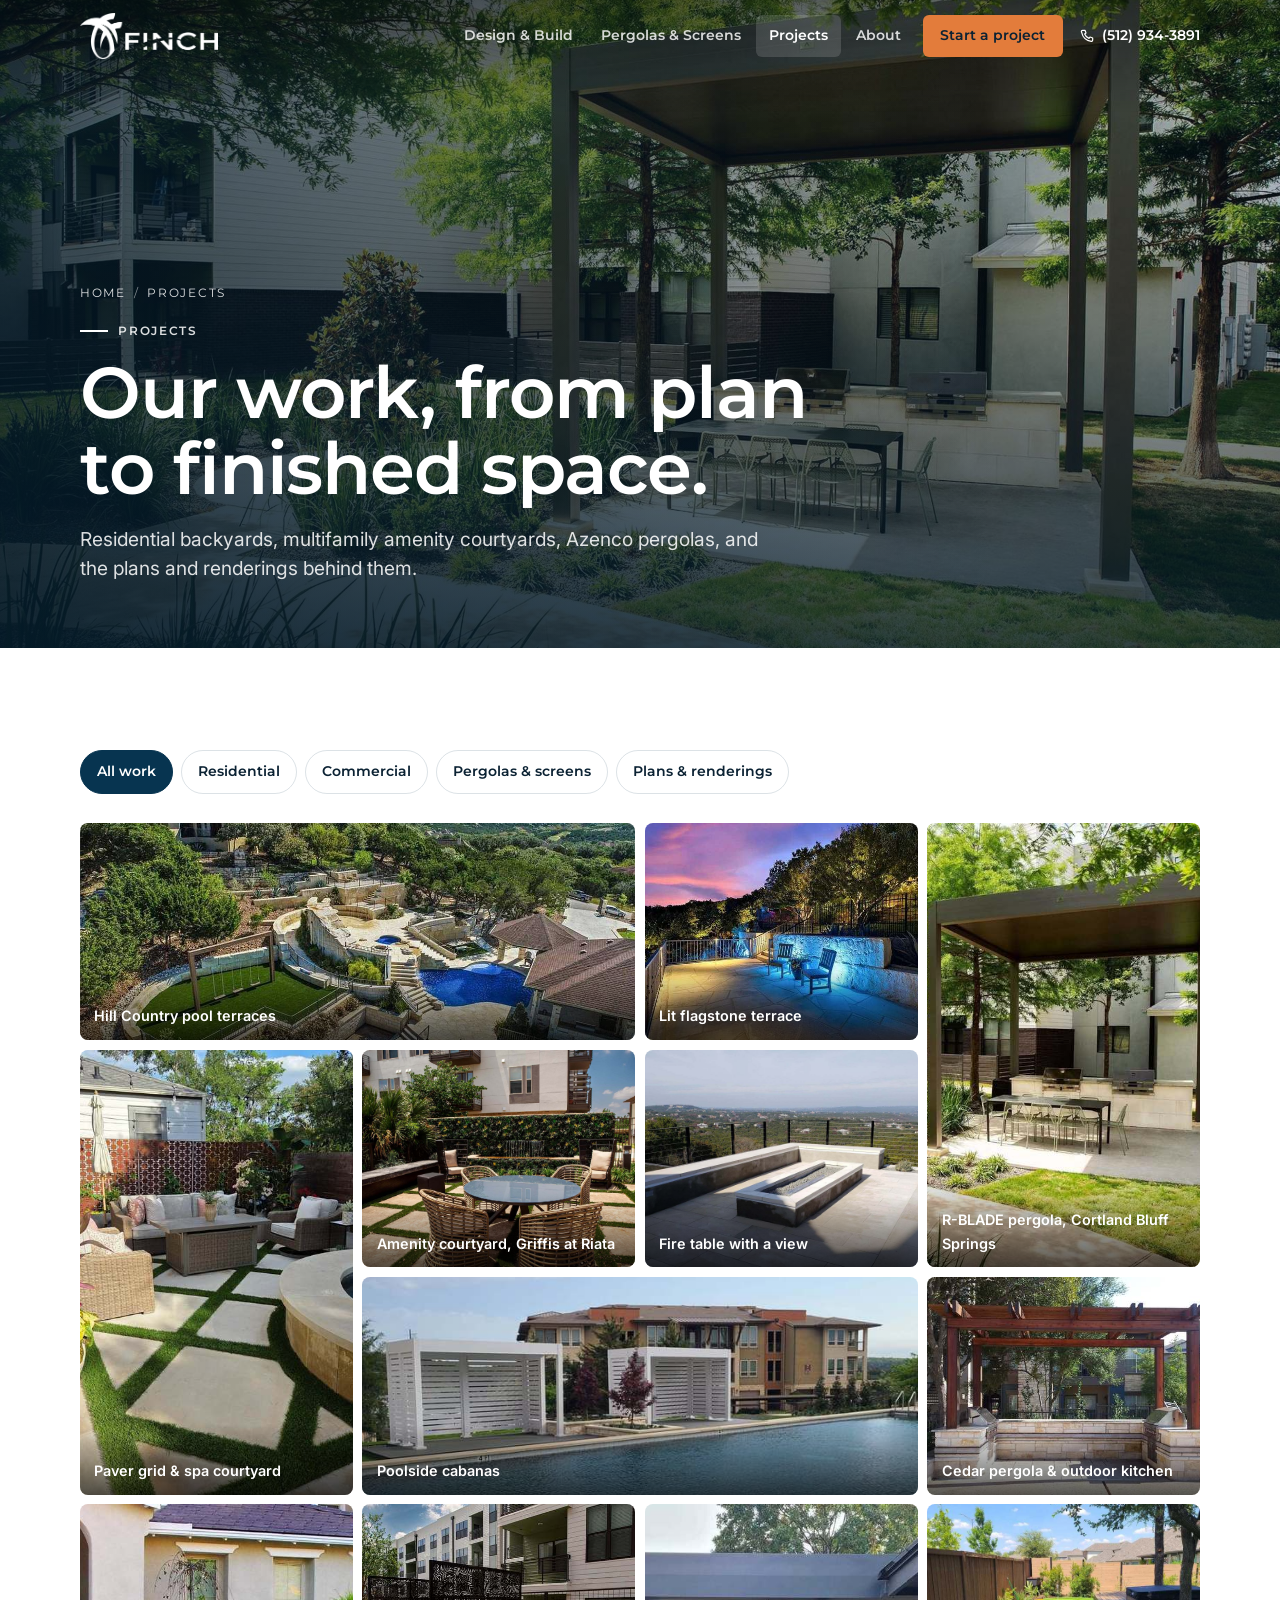
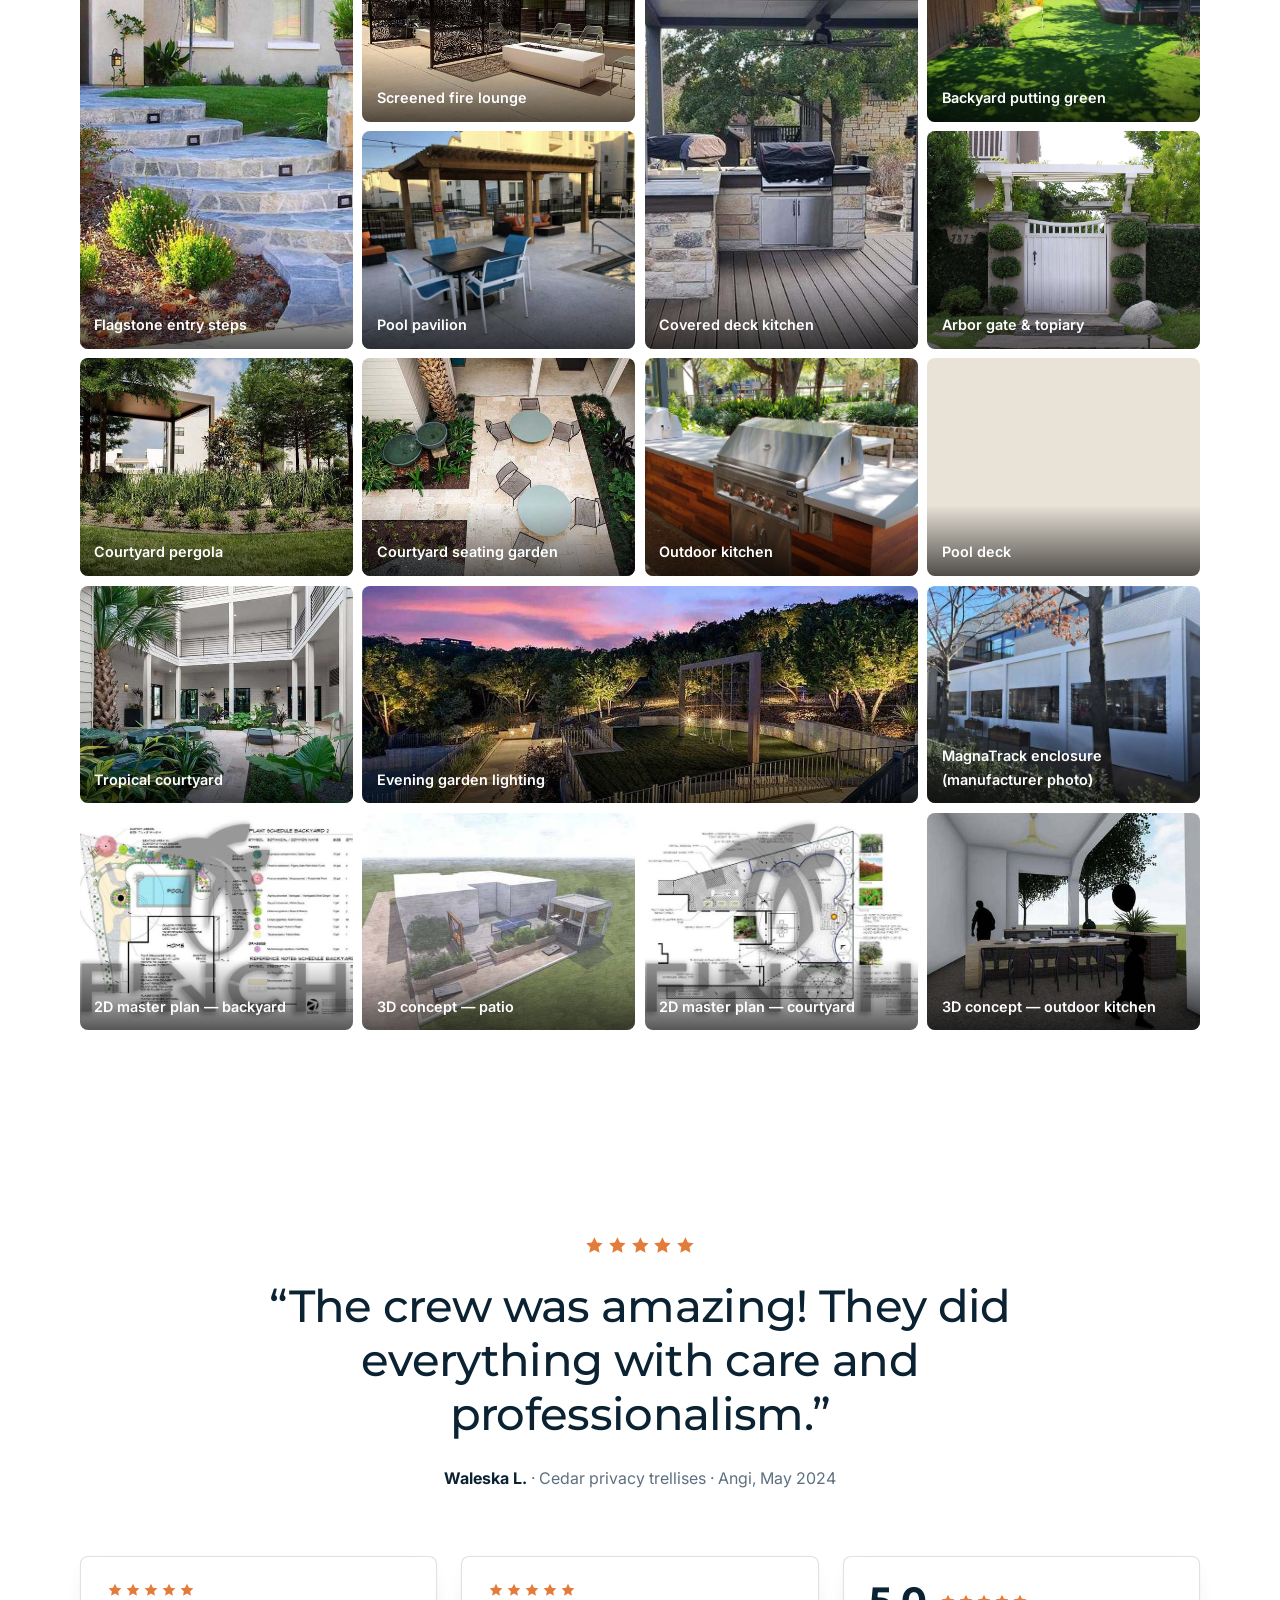
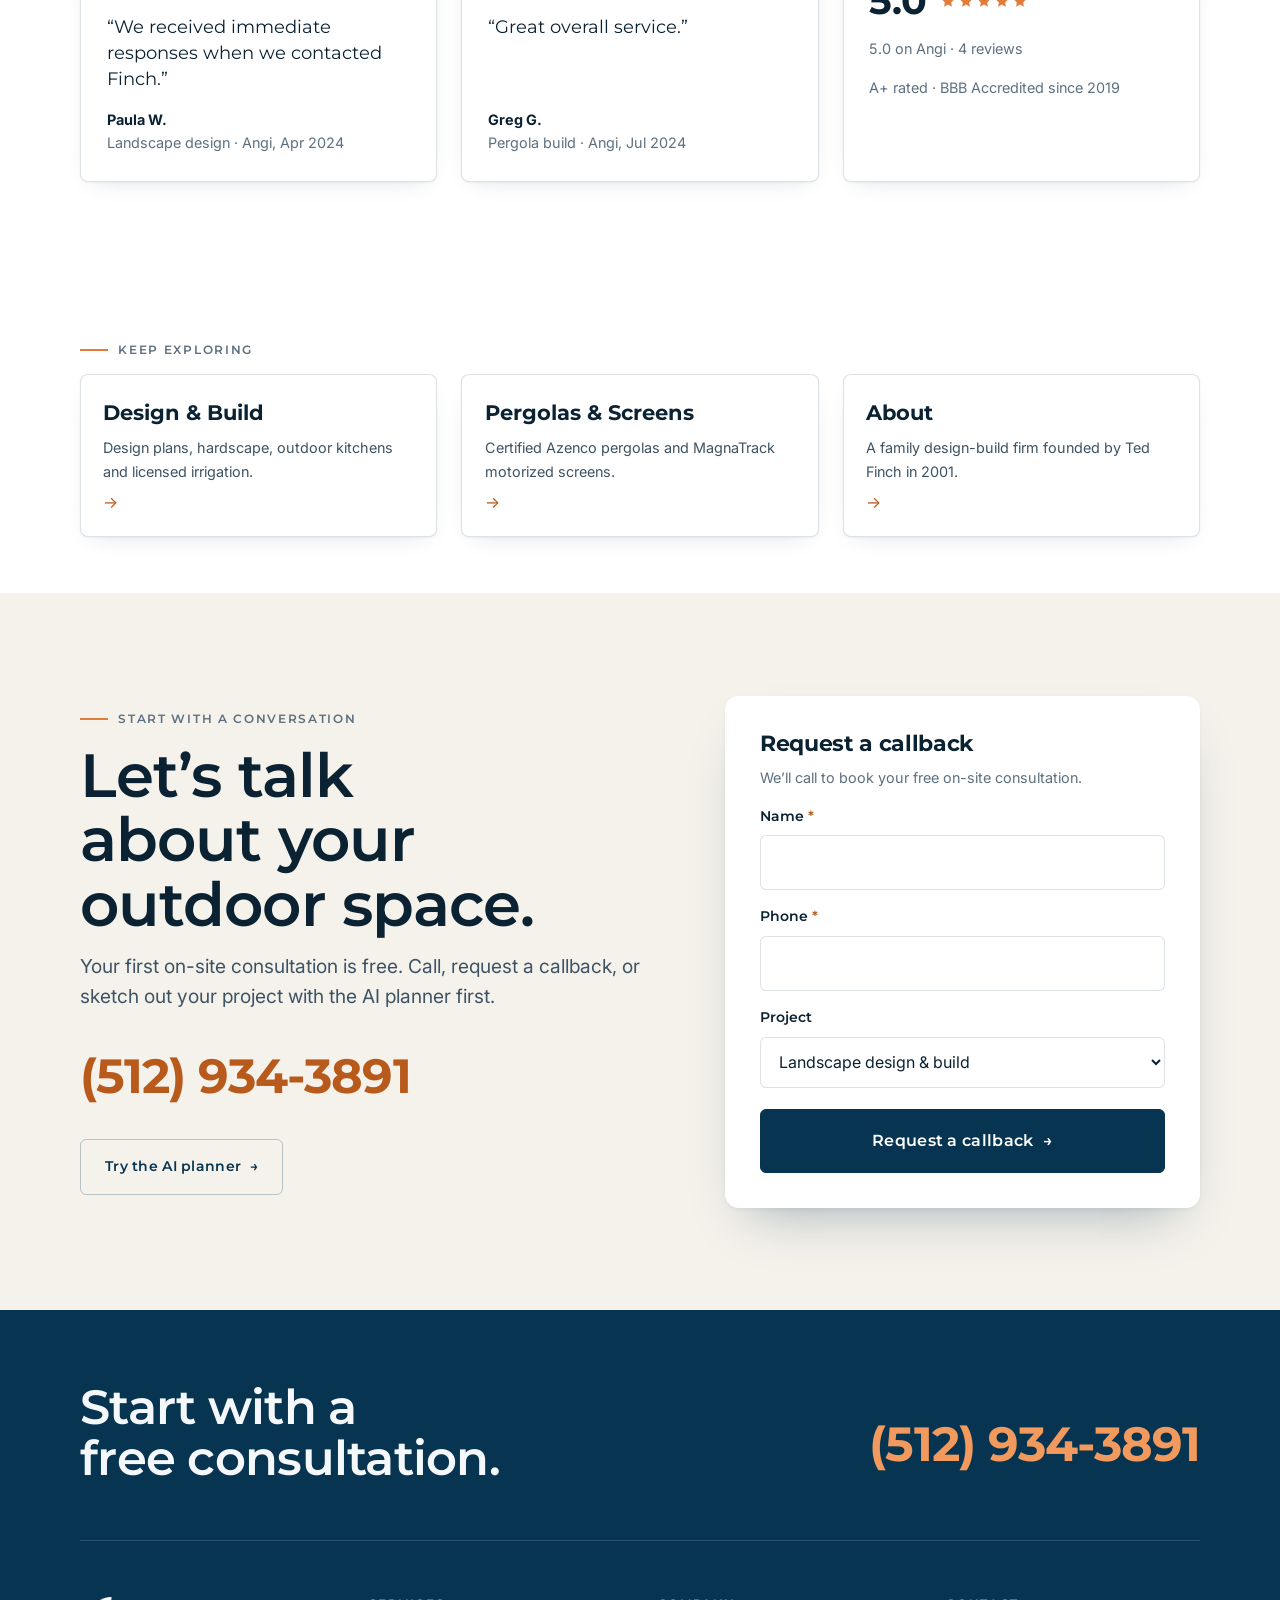
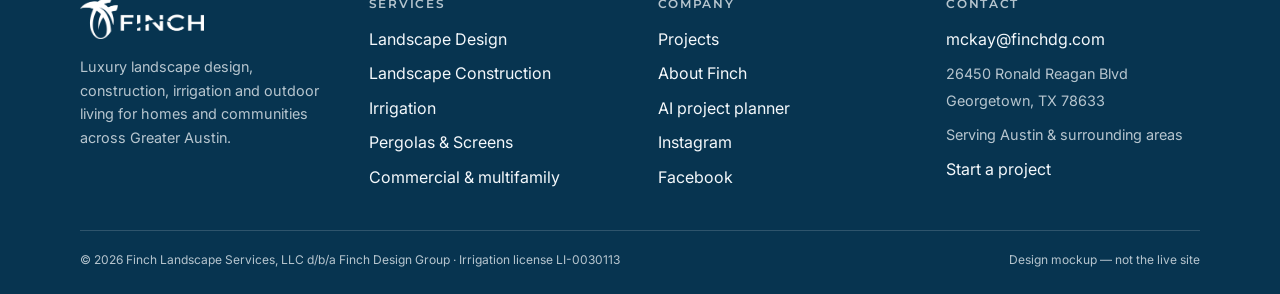
<file: projects.html>
<!doctype html>
<html lang="en">
<head>
<meta charset="utf-8">
<meta name="viewport" content="width=device-width, initial-scale=1">
<!-- Demo for Finch Design Group: kept out of search. -->
<meta name="robots" content="noindex, nofollow">
<title>Landscape &amp; Pergola Projects | Finch Design Group</title>
<meta name="description" content="Residential backyards, multifamily amenity courtyards, Azenco pergolas and design plans by Finch Design Group across Georgetown and Greater Austin.">
<link rel="canonical" href="https://me5050-cu.github.io/finch-design-group-redesign/projects.html">
<meta name="theme-color" content="#073450">
<link rel="icon" href="assets/img/brand/favicon.ico" sizes="any">
<link rel="icon" type="image/png" sizes="32x32" href="assets/img/brand/favicon-32.png">
<link rel="apple-touch-icon" href="assets/img/brand/apple-touch-icon.png">
<link rel="manifest" href="assets/site.webmanifest">
<meta property="og:type" content="website">
<meta property="og:site_name" content="Finch Design Group">
<meta property="og:locale" content="en_US">
<meta property="og:title" content="Landscape &amp; Pergola Projects | Finch Design Group">
<meta property="og:description" content="Residential backyards, multifamily amenity courtyards, Azenco pergolas and design plans by Finch Design Group across Georgetown and Greater Austin.">
<meta property="og:url" content="https://me5050-cu.github.io/finch-design-group-redesign/projects.html">
<meta property="og:image" content="https://me5050-cu.github.io/finch-design-group-redesign/assets/img/share/projects.jpg">
<meta property="og:image:width" content="1200">
<meta property="og:image:height" content="630">
<meta property="og:image:alt" content="Our work, from plan to finished space. — Finch Design Group">
<meta name="twitter:card" content="summary_large_image">
<meta name="twitter:title" content="Landscape &amp; Pergola Projects | Finch Design Group">
<meta name="twitter:description" content="Residential backyards, multifamily amenity courtyards, Azenco pergolas and design plans by Finch Design Group across Georgetown and Greater Austin.">
<meta name="twitter:image" content="https://me5050-cu.github.io/finch-design-group-redesign/assets/img/share/projects.jpg">
<link rel="preconnect" href="https://fonts.googleapis.com">
<link rel="preconnect" href="https://fonts.gstatic.com" crossorigin>
<link rel="stylesheet" href="https://fonts.googleapis.com/css2?family=Montserrat:wght@500;600;700&family=Inter:wght@400;500;600&display=swap">
<link rel="stylesheet" href="assets/css/core.css">
<link rel="stylesheet" href="assets/css/sections.css">
<link rel="stylesheet" href="assets/css/themes/plume.css">
<script type="application/ld+json">{"@context":"https://schema.org","@graph":[{"@type":"WebSite","@id":"https://me5050-cu.github.io/finch-design-group-redesign/#website","url":"https://me5050-cu.github.io/finch-design-group-redesign/","name":"Finch Design Group","publisher":{"@id":"https://me5050-cu.github.io/finch-design-group-redesign/#business"},"inLanguage":"en-US"},{"@type":"HomeAndConstructionBusiness","@id":"https://me5050-cu.github.io/finch-design-group-redesign/#business","name":"Finch Design Group","legalName":"Finch Landscape Services, LLC","url":"https://me5050-cu.github.io/finch-design-group-redesign/","logo":"https://me5050-cu.github.io/finch-design-group-redesign/assets/img/brand/logo-color.png","image":"https://me5050-cu.github.io/finch-design-group-redesign/assets/img/share/index.jpg","description":"Luxury landscape design, hardscape, licensed irrigation and certified Azenco pergolas in Georgetown and Greater Austin. Book a free on-site consultation.","telephone":"+1-512-934-3891","email":"mckay@finchdg.com","address":{"@type":"PostalAddress","streetAddress":"26450 Ronald Reagan Blvd","addressLocality":"Georgetown","addressRegion":"TX","postalCode":"78633","addressCountry":"US"},"areaServed":{"@type":"AdministrativeArea","name":"Greater Austin, Texas"},"foundingDate":"2001","founder":{"@type":"Person","name":"Ted Finch"},"sameAs":["https://www.instagram.com/finchdesigngroup/","https://www.facebook.com/profile.php?id=61587375123697","https://www.linkedin.com/company/finch-design-group-llc"],"hasOfferCatalog":{"@type":"OfferCatalog","name":"Landscape design-build services","itemListElement":[{"@type":"Offer","itemOffered":{"@type":"Service","name":"Landscape Design"}},{"@type":"Offer","itemOffered":{"@type":"Service","name":"Landscape Construction"}},{"@type":"Offer","itemOffered":{"@type":"Service","name":"Irrigation"}},{"@type":"Offer","itemOffered":{"@type":"Service","name":"Pergolas & Screens"}},{"@type":"Offer","itemOffered":{"@type":"Service","name":"Commercial & multifamily"}}]}},{"@type":"CollectionPage","@id":"https://me5050-cu.github.io/finch-design-group-redesign/projects.html#webpage","url":"https://me5050-cu.github.io/finch-design-group-redesign/projects.html","name":"Landscape & Pergola Projects | Finch Design Group","description":"Residential backyards, multifamily amenity courtyards, Azenco pergolas and design plans by Finch Design Group across Georgetown and Greater Austin.","isPartOf":{"@id":"https://me5050-cu.github.io/finch-design-group-redesign/#website"},"about":{"@id":"https://me5050-cu.github.io/finch-design-group-redesign/#business"},"primaryImageOfPage":{"@type":"ImageObject","url":"https://me5050-cu.github.io/finch-design-group-redesign/assets/img/share/projects.jpg","width":1200,"height":630},"breadcrumb":{"@id":"https://me5050-cu.github.io/finch-design-group-redesign/projects.html#breadcrumb"},"inLanguage":"en-US"},{"@type":"BreadcrumbList","@id":"https://me5050-cu.github.io/finch-design-group-redesign/projects.html#breadcrumb","itemListElement":[{"@type":"ListItem","position":1,"name":"Home","item":"https://me5050-cu.github.io/finch-design-group-redesign/"},{"@type":"ListItem","position":2,"name":"Projects","item":"https://me5050-cu.github.io/finch-design-group-redesign/projects.html"}]}]}</script>
</head>
<body>
<a class="skip" href="#main">Skip to content</a>
<header class="site-header site-header--overlay">
    <input type="checkbox" id="nav-state" aria-label="Toggle menu">
    <div class="wrap site-header__inner">
      <a class="brand" href="./" aria-label="Finch Design Group home">
        <img class="logo--light" src="assets/img/brand/logo-color.png" alt="Finch Design Group" width="600" height="202">
        <img class="logo--dark" src="assets/img/brand/logo-white.png" alt="Finch Design Group" width="600" height="201">
      </a>
      <nav class="nav" aria-label="Main">
        <a href="design-build.html">Design &amp; Build</a>
        <a href="pergolas-screens.html">Pergolas &amp; Screens</a>
        <a href="projects.html" aria-current="page">Projects</a>
        <a href="about.html">About</a>
        <a href="contact.html" class="nav__cta">Start a project</a>
      </nav>
      <a class="header-phone" href="tel:+15129343891"><svg viewBox="0 0 24 24" fill="none" stroke="currentColor" stroke-width="1.8" stroke-linecap="round" stroke-linejoin="round" aria-hidden="true"><path d="M6 3.5h3l1.5 4L8.5 9a11 11 0 0 0 6.5 6.5l1.5-2 4 1.5v3a2 2 0 0 1-2.2 2A16.5 16.5 0 0 1 4 6.7 2 2 0 0 1 6 3.5z"/></svg>(512) 934-3891</a>
      <a class="call-pill" href="tel:+15129343891"><svg viewBox="0 0 24 24" fill="none" stroke="currentColor" stroke-width="1.8" stroke-linecap="round" stroke-linejoin="round" aria-hidden="true"><path d="M6 3.5h3l1.5 4L8.5 9a11 11 0 0 0 6.5 6.5l1.5-2 4 1.5v3a2 2 0 0 1-2.2 2A16.5 16.5 0 0 1 4 6.7 2 2 0 0 1 6 3.5z"/></svg>Call</a>
      <label class="nav-toggle" for="nav-state" aria-hidden="true"><span></span></label>
    </div>
    <div class="mobile-nav"><div class="wrap">
      <a href="./">Home</a>
      <a href="design-build.html">Design &amp; Build</a>
      <a href="pergolas-screens.html">Pergolas &amp; Screens</a>
      <a href="projects.html">Projects</a>
      <a href="about.html">About</a>
      <a href="contact.html">Start a project</a>
      <a href="./#planner">AI project planner</a>
    </div></div>
  </header>
<main id="main">
<section class="page-hero page-hero--photo">
    <div class="hero__media"><img src="assets/img/photos/comm-cortland.jpg" srcset="assets/img/photos/comm-cortland-640.jpg 640w, assets/img/photos/comm-cortland-1080.jpg 1080w, assets/img/photos/comm-cortland.jpg 1920w" sizes="100vw" width="1920" height="1278" alt="Dark bronze louvered pergola over dining tables in a planted apartment courtyard at Cortland Bluff Springs" fetchpriority="high" decoding="async"></div>
    <div class="wrap"><nav class="crumbs" aria-label="Breadcrumb"><ol><li><a href="./">Home</a></li><li aria-current="page">Projects</li></ol></nav><p class="eyebrow">Projects</p><h1>Our work, from plan to finished space.</h1><p class="lede">Residential backyards, multifamily amenity courtyards, Azenco pergolas, and the plans and renderings behind them.</p></div>
  </section>

  <section class="section">
    <div class="wrap">
      <div class="filters" role="group" aria-label="Filter projects">
        <button type="button" data-filter="all" aria-pressed="true">All work</button>
        <button type="button" data-filter="residential" aria-pressed="false">Residential</button>
        <button type="button" data-filter="commercial" aria-pressed="false">Commercial</button>
        <button type="button" data-filter="pergolas" aria-pressed="false">Pergolas &amp; screens</button>
        <button type="button" data-filter="design" aria-pressed="false">Plans &amp; renderings</button>
      </div>
      <div class="gallery" id="gallery">
        <figure class="g-item g-item--wide" data-cat="residential">
          <img src="assets/img/photos/hero-hillside.jpg" srcset="assets/img/photos/hero-hillside-640.jpg 640w, assets/img/photos/hero-hillside.jpg 1080w" sizes="100vw" width="1080" height="595" alt="Aerial view of terraced hillside landscaping with a blue pool, artificial turf and stone retaining walls" loading="lazy" decoding="async">
          <figcaption>Hill Country pool terraces</figcaption>
          <button type="button" data-full="assets/img/photos/hero-hillside.jpg" aria-label="Enlarge: Hill Country pool terraces"></button>
        </figure>
        <figure class="g-item" data-cat="residential">
          <img src="assets/img/photos/twilight-terrace.jpg" srcset="assets/img/photos/twilight-terrace-640.jpg 640w, assets/img/photos/twilight-terrace.jpg 1080w" sizes="(max-width: 760px) 360px, 50vw" width="1080" height="705" alt="Flagstone terrace with lounge chairs and blue accent lighting at dusk" loading="lazy" decoding="async">
          <figcaption>Lit flagstone terrace</figcaption>
          <button type="button" data-full="assets/img/photos/twilight-terrace.jpg" aria-label="Enlarge: Lit flagstone terrace"></button>
        </figure>
        <figure class="g-item g-item--tall" data-cat="pergolas">
          <img src="assets/img/photos/azenco-cortland.jpg" srcset="assets/img/photos/azenco-cortland-640.jpg 640w, assets/img/photos/azenco-cortland.jpg 1200w" sizes="(max-width: 760px) 360px, 50vw" width="1200" height="1200" alt="Dark bronze R-BLADE louvered pergola over outdoor dining in an apartment courtyard at Cortland Bluff Springs" loading="lazy" decoding="async">
          <figcaption>R-BLADE pergola, Cortland Bluff Springs</figcaption>
          <button type="button" data-full="assets/img/photos/azenco-cortland.jpg" aria-label="Enlarge: R-BLADE pergola, Cortland Bluff Springs"></button>
        </figure>
        <figure class="g-item g-item--tall" data-cat="residential">
          <img src="assets/img/photos/paver-spa.jpg" srcset="assets/img/photos/paver-spa-640.jpg 640w, assets/img/photos/paver-spa-1080.jpg 1080w, assets/img/photos/paver-spa.jpg 1920w" sizes="(max-width: 760px) 360px, 50vw" width="1920" height="1920" alt="Paver and turf grid patio with lounge seating beside a raised stone spa" loading="lazy" decoding="async">
          <figcaption>Paver grid &amp; spa courtyard</figcaption>
          <button type="button" data-full="assets/img/photos/paver-spa.jpg" aria-label="Enlarge: Paver grid &amp; spa courtyard"></button>
        </figure>
        <figure class="g-item" data-cat="commercial">
          <img src="assets/img/photos/comm-riata.jpg" srcset="assets/img/photos/comm-riata-640.jpg 640w, assets/img/photos/comm-riata-1080.jpg 1080w, assets/img/photos/comm-riata.jpg 1920w" sizes="100vw" width="1920" height="1277" alt="Round glass table and wicker chairs on a paver and turf grid courtyard at Griffis at Riata" loading="lazy" decoding="async">
          <figcaption>Amenity courtyard, Griffis at Riata</figcaption>
          <button type="button" data-full="assets/img/photos/comm-riata.jpg" aria-label="Enlarge: Amenity courtyard, Griffis at Riata"></button>
        </figure>
        <figure class="g-item" data-cat="residential">
          <img src="assets/img/photos/fire-table-view.jpg" srcset="assets/img/photos/fire-table-view-640.jpg 640w, assets/img/photos/fire-table-view-1080.jpg 1080w, assets/img/photos/fire-table-view.jpg 1920w" sizes="100vw" width="1920" height="1080" alt="Linear fire table and built-in stone bench on a pale terrace overlooking the Hill Country" loading="lazy" decoding="async">
          <figcaption>Fire table with a view</figcaption>
          <button type="button" data-full="assets/img/photos/fire-table-view.jpg" aria-label="Enlarge: Fire table with a view"></button>
        </figure>
        <figure class="g-item g-item--wide" data-cat="pergolas">
          <img src="assets/img/photos/azenco-cabana-pool.jpg" srcset="assets/img/photos/azenco-cabana-pool-640.jpg 640w, assets/img/photos/azenco-cabana-pool-1080.jpg 1080w, assets/img/photos/azenco-cabana-pool.jpg 1920w" sizes="(max-width: 760px) 360px, 50vw" width="1920" height="1728" alt="White louvered cabanas along the edge of a resort-style pool" loading="lazy" decoding="async">
          <figcaption>Poolside cabanas</figcaption>
          <button type="button" data-full="assets/img/photos/azenco-cabana-pool.jpg" aria-label="Enlarge: Poolside cabanas"></button>
        </figure>
        <figure class="g-item" data-cat="commercial">
          <img src="assets/img/photos/comm-cedar-kitchen.jpg" srcset="assets/img/photos/comm-cedar-kitchen-640.jpg 640w, assets/img/photos/comm-cedar-kitchen-1080.jpg 1080w, assets/img/photos/comm-cedar-kitchen.jpg 1920w" sizes="(max-width: 760px) 360px, 50vw" width="1920" height="1080" alt="Cedar pergola over a stone outdoor kitchen at an apartment community" loading="lazy" decoding="async">
          <figcaption>Cedar pergola &amp; outdoor kitchen</figcaption>
          <button type="button" data-full="assets/img/photos/comm-cedar-kitchen.jpg" aria-label="Enlarge: Cedar pergola &amp; outdoor kitchen"></button>
        </figure>
        <figure class="g-item g-item--tall" data-cat="residential">
          <img src="assets/img/photos/stone-steps.jpg" srcset="assets/img/photos/stone-steps-640.jpg 640w, assets/img/photos/stone-steps.jpg 1200w" sizes="(max-width: 760px) 360px, 50vw" width="1200" height="1200" alt="Curved flagstone entry steps with landscape lighting and planted beds leading to a stucco home" loading="lazy" decoding="async">
          <figcaption>Flagstone entry steps</figcaption>
          <button type="button" data-full="assets/img/photos/stone-steps.jpg" aria-label="Enlarge: Flagstone entry steps"></button>
        </figure>
        <figure class="g-item" data-cat="commercial">
          <img src="assets/img/photos/comm-screens-fire.jpg" srcset="assets/img/photos/comm-screens-fire-640.jpg 640w, assets/img/photos/comm-screens-fire-1080.jpg 1080w, assets/img/photos/comm-screens-fire.jpg 1920w" sizes="(max-width: 760px) 360px, 50vw" width="1920" height="1277" alt="Laser-cut decorative screens and a fire table in an apartment courtyard" loading="lazy" decoding="async">
          <figcaption>Screened fire lounge</figcaption>
          <button type="button" data-full="assets/img/photos/comm-screens-fire.jpg" aria-label="Enlarge: Screened fire lounge"></button>
        </figure>
        <figure class="g-item g-item--tall" data-cat="pergolas">
          <img src="assets/img/photos/azenco-deck-kitchen.jpg" srcset="assets/img/photos/azenco-deck-kitchen-640.jpg 640w, assets/img/photos/azenco-deck-kitchen.jpg 1200w" sizes="(max-width: 760px) 360px, 50vw" width="1200" height="1120" alt="Aluminum patio cover with a ceiling fan over a composite deck and stone-clad outdoor kitchen" loading="lazy" decoding="async">
          <figcaption>Covered deck kitchen</figcaption>
          <button type="button" data-full="assets/img/photos/azenco-deck-kitchen.jpg" aria-label="Enlarge: Covered deck kitchen"></button>
        </figure>
        <figure class="g-item" data-cat="residential">
          <img src="assets/img/photos/putting-green.jpg" srcset="assets/img/photos/putting-green-640.jpg 640w, assets/img/photos/putting-green.jpg 1200w" sizes="(max-width: 760px) 360px, 50vw" width="1200" height="1062" alt="Backyard artificial turf putting green beside a wood privacy fence and planted beds" loading="lazy" decoding="async">
          <figcaption>Backyard putting green</figcaption>
          <button type="button" data-full="assets/img/photos/putting-green.jpg" aria-label="Enlarge: Backyard putting green"></button>
        </figure>
        <figure class="g-item" data-cat="commercial">
          <img src="assets/img/photos/comm-pavilion-pool.jpg" srcset="assets/img/photos/comm-pavilion-pool-640.jpg 640w, assets/img/photos/comm-pavilion-pool.jpg 1200w" sizes="(max-width: 760px) 360px, 50vw" width="1200" height="900" alt="Wood pavilion with blue patio chairs beside a community pool" loading="lazy" decoding="async">
          <figcaption>Pool pavilion</figcaption>
          <button type="button" data-full="assets/img/photos/comm-pavilion-pool.jpg" aria-label="Enlarge: Pool pavilion"></button>
        </figure>
        <figure class="g-item" data-cat="residential">
          <img src="assets/img/photos/white-gate.jpg" srcset="assets/img/photos/white-gate-640.jpg 640w, assets/img/photos/white-gate-1080.jpg 1080w, assets/img/photos/white-gate.jpg 1920w" sizes="100vw" width="1920" height="1437" alt="White arbor gate between stone pillars and clipped topiary shrubs" loading="lazy" decoding="async">
          <figcaption>Arbor gate &amp; topiary</figcaption>
          <button type="button" data-full="assets/img/photos/white-gate.jpg" aria-label="Enlarge: Arbor gate &amp; topiary"></button>
        </figure>
        <figure class="g-item" data-cat="pergolas">
          <img src="assets/img/photos/azenco-courtyard-3.jpg" srcset="assets/img/photos/azenco-courtyard-3-640.jpg 640w, assets/img/photos/azenco-courtyard-3.jpg 1200w" sizes="(max-width: 760px) 360px, 50vw" width="1200" height="798" alt="Louvered pergola rising above a planted courtyard garden" loading="lazy" decoding="async">
          <figcaption>Courtyard pergola</figcaption>
          <button type="button" data-full="assets/img/photos/azenco-courtyard-3.jpg" aria-label="Enlarge: Courtyard pergola"></button>
        </figure>
        <figure class="g-item" data-cat="commercial">
          <img src="assets/img/photos/comm-courtyard-overhead.jpg" srcset="assets/img/photos/comm-courtyard-overhead-640.jpg 640w, assets/img/photos/comm-courtyard-overhead.jpg 1200w" sizes="(max-width: 760px) 360px, 50vw" width="1200" height="798" alt="Overhead view of a courtyard with round tables among planted beds" loading="lazy" decoding="async">
          <figcaption>Courtyard seating garden</figcaption>
          <button type="button" data-full="assets/img/photos/comm-courtyard-overhead.jpg" aria-label="Enlarge: Courtyard seating garden"></button>
        </figure>
        <figure class="g-item" data-cat="residential">
          <img src="assets/img/photos/outdoor-kitchen.jpg" srcset="assets/img/photos/outdoor-kitchen-640.jpg 640w, assets/img/photos/outdoor-kitchen-1080.jpg 1080w, assets/img/photos/outdoor-kitchen.jpg 1920w" sizes="100vw" width="1920" height="933" alt="Outdoor kitchen with two stainless steel grills set in a wood-clad island" loading="lazy" decoding="async">
          <figcaption>Outdoor kitchen</figcaption>
          <button type="button" data-full="assets/img/photos/outdoor-kitchen.jpg" aria-label="Enlarge: Outdoor kitchen"></button>
        </figure>
        <figure class="g-item" data-cat="residential">
          <img src="assets/img/photos/pool-deck.jpg" srcset="assets/img/photos/pool-deck-640.jpg 640w, assets/img/photos/pool-deck-1080.jpg 1080w, assets/img/photos/pool-deck.jpg 1920w" sizes="100vw" width="1920" height="1440" alt="Backyard pool with a composite deck, lounge seating and an outdoor grill" loading="lazy" decoding="async">
          <figcaption>Pool deck</figcaption>
          <button type="button" data-full="assets/img/photos/pool-deck.jpg" aria-label="Enlarge: Pool deck"></button>
        </figure>
        <figure class="g-item" data-cat="commercial">
          <img src="assets/img/photos/comm-courtyard-palms.jpg" srcset="assets/img/photos/comm-courtyard-palms-640.jpg 640w, assets/img/photos/comm-courtyard-palms.jpg 1200w" sizes="(max-width: 760px) 360px, 50vw" width="1200" height="800" alt="Courtyard with palms, tropical planting and outdoor seating" loading="lazy" decoding="async">
          <figcaption>Tropical courtyard</figcaption>
          <button type="button" data-full="assets/img/photos/comm-courtyard-palms.jpg" aria-label="Enlarge: Tropical courtyard"></button>
        </figure>
        <figure class="g-item g-item--wide" data-cat="residential">
          <img src="assets/img/photos/twilight-garden.jpg" srcset="assets/img/photos/twilight-garden-640.jpg 640w, assets/img/photos/twilight-garden.jpg 1080w" sizes="100vw" width="1080" height="709" alt="Landscape lighting glowing across a terraced garden and lawn at sunset" loading="lazy" decoding="async">
          <figcaption>Evening garden lighting</figcaption>
          <button type="button" data-full="assets/img/photos/twilight-garden.jpg" aria-label="Enlarge: Evening garden lighting"></button>
        </figure>
        <figure class="g-item" data-cat="pergolas">
          <img src="assets/img/photos/mfr-magnatrack-restaurant.jpg" srcset="assets/img/photos/mfr-magnatrack-restaurant-640.jpg 640w, assets/img/photos/mfr-magnatrack-restaurant.jpg 1200w" sizes="(max-width: 760px) 360px, 50vw" width="1200" height="900" alt="White vinyl enclosure screens lowered around a covered patio" loading="lazy" decoding="async">
          <figcaption>MagnaTrack enclosure (manufacturer photo)</figcaption>
          <button type="button" data-full="assets/img/photos/mfr-magnatrack-restaurant.jpg" aria-label="Enlarge: MagnaTrack enclosure (manufacturer photo)"></button>
        </figure>
        <figure class="g-item" data-cat="design">
          <img src="assets/img/photos/plan-backyard.jpg" srcset="assets/img/photos/plan-backyard-640.jpg 640w, assets/img/photos/plan-backyard.jpg 1200w" sizes="(max-width: 760px) 360px, 50vw" width="1200" height="860" alt="2D landscape master plan for a backyard with a pool and a planting schedule" loading="lazy" decoding="async">
          <figcaption>2D master plan — backyard</figcaption>
          <button type="button" data-full="assets/img/photos/plan-backyard.jpg" aria-label="Enlarge: 2D master plan — backyard"></button>
        </figure>
        <figure class="g-item" data-cat="design">
          <img src="assets/img/photos/render-patio.jpg" srcset="assets/img/photos/render-patio-640.jpg 640w, assets/img/photos/render-patio.jpg 1200w" sizes="(max-width: 760px) 360px, 50vw" width="1200" height="675" alt="3D concept rendering of a modern home with a planted patio" loading="lazy" decoding="async">
          <figcaption>3D concept — patio</figcaption>
          <button type="button" data-full="assets/img/photos/render-patio.jpg" aria-label="Enlarge: 3D concept — patio"></button>
        </figure>
        <figure class="g-item" data-cat="design">
          <img src="assets/img/photos/plan-courtyard.jpg" srcset="assets/img/photos/plan-courtyard-640.jpg 640w, assets/img/photos/plan-courtyard.jpg 1200w" sizes="(max-width: 760px) 360px, 50vw" width="1200" height="860" alt="2D landscape plan with planting notes for a residential lot" loading="lazy" decoding="async">
          <figcaption>2D master plan — courtyard</figcaption>
          <button type="button" data-full="assets/img/photos/plan-courtyard.jpg" aria-label="Enlarge: 2D master plan — courtyard"></button>
        </figure>
        <figure class="g-item" data-cat="design">
          <img src="assets/img/photos/render-kitchen.jpg" srcset="assets/img/photos/render-kitchen-640.jpg 640w, assets/img/photos/render-kitchen.jpg 1200w" sizes="(max-width: 760px) 360px, 50vw" width="1200" height="675" alt="3D concept rendering of a covered outdoor kitchen with a long dining table" loading="lazy" decoding="async">
          <figcaption>3D concept — outdoor kitchen</figcaption>
          <button type="button" data-full="assets/img/photos/render-kitchen.jpg" aria-label="Enlarge: 3D concept — outdoor kitchen"></button>
        </figure>
      </div>
    </div>
  </section>

  <section class="section" data-reviews>
    <div class="wrap">
      <figure class="bigquote">
        <div class="quote__stars" role="img" aria-label="5 out of 5 stars"><svg viewBox="0 0 24 24" fill="currentColor" aria-hidden="true"><path d="m12 2.6 2.9 6 6.6.9-4.8 4.6 1.2 6.5-5.9-3.2-5.9 3.2 1.2-6.5L2.5 9.5l6.6-.9z"/></svg><svg viewBox="0 0 24 24" fill="currentColor" aria-hidden="true"><path d="m12 2.6 2.9 6 6.6.9-4.8 4.6 1.2 6.5-5.9-3.2-5.9 3.2 1.2-6.5L2.5 9.5l6.6-.9z"/></svg><svg viewBox="0 0 24 24" fill="currentColor" aria-hidden="true"><path d="m12 2.6 2.9 6 6.6.9-4.8 4.6 1.2 6.5-5.9-3.2-5.9 3.2 1.2-6.5L2.5 9.5l6.6-.9z"/></svg><svg viewBox="0 0 24 24" fill="currentColor" aria-hidden="true"><path d="m12 2.6 2.9 6 6.6.9-4.8 4.6 1.2 6.5-5.9-3.2-5.9 3.2 1.2-6.5L2.5 9.5l6.6-.9z"/></svg><svg viewBox="0 0 24 24" fill="currentColor" aria-hidden="true"><path d="m12 2.6 2.9 6 6.6.9-4.8 4.6 1.2 6.5-5.9-3.2-5.9 3.2 1.2-6.5L2.5 9.5l6.6-.9z"/></svg></div>
        <blockquote>&ldquo;The crew was amazing! They did everything with care and professionalism.&rdquo;</blockquote>
        <figcaption><b>Waleska L.</b> · Cedar privacy trellises · Angi, May 2024</figcaption>
      </figure>
      <div class="quote-row">
        <figure class="quote"><div class="quote__stars" role="img" aria-label="5 out of 5 stars"><svg viewBox="0 0 24 24" fill="currentColor" aria-hidden="true"><path d="m12 2.6 2.9 6 6.6.9-4.8 4.6 1.2 6.5-5.9-3.2-5.9 3.2 1.2-6.5L2.5 9.5l6.6-.9z"/></svg><svg viewBox="0 0 24 24" fill="currentColor" aria-hidden="true"><path d="m12 2.6 2.9 6 6.6.9-4.8 4.6 1.2 6.5-5.9-3.2-5.9 3.2 1.2-6.5L2.5 9.5l6.6-.9z"/></svg><svg viewBox="0 0 24 24" fill="currentColor" aria-hidden="true"><path d="m12 2.6 2.9 6 6.6.9-4.8 4.6 1.2 6.5-5.9-3.2-5.9 3.2 1.2-6.5L2.5 9.5l6.6-.9z"/></svg><svg viewBox="0 0 24 24" fill="currentColor" aria-hidden="true"><path d="m12 2.6 2.9 6 6.6.9-4.8 4.6 1.2 6.5-5.9-3.2-5.9 3.2 1.2-6.5L2.5 9.5l6.6-.9z"/></svg><svg viewBox="0 0 24 24" fill="currentColor" aria-hidden="true"><path d="m12 2.6 2.9 6 6.6.9-4.8 4.6 1.2 6.5-5.9-3.2-5.9 3.2 1.2-6.5L2.5 9.5l6.6-.9z"/></svg></div><blockquote>&ldquo;We received immediate responses when we contacted Finch.&rdquo;</blockquote><figcaption><b>Paula W.</b>Landscape design · Angi, Apr 2024</figcaption></figure>
        <figure class="quote"><div class="quote__stars" role="img" aria-label="5 out of 5 stars"><svg viewBox="0 0 24 24" fill="currentColor" aria-hidden="true"><path d="m12 2.6 2.9 6 6.6.9-4.8 4.6 1.2 6.5-5.9-3.2-5.9 3.2 1.2-6.5L2.5 9.5l6.6-.9z"/></svg><svg viewBox="0 0 24 24" fill="currentColor" aria-hidden="true"><path d="m12 2.6 2.9 6 6.6.9-4.8 4.6 1.2 6.5-5.9-3.2-5.9 3.2 1.2-6.5L2.5 9.5l6.6-.9z"/></svg><svg viewBox="0 0 24 24" fill="currentColor" aria-hidden="true"><path d="m12 2.6 2.9 6 6.6.9-4.8 4.6 1.2 6.5-5.9-3.2-5.9 3.2 1.2-6.5L2.5 9.5l6.6-.9z"/></svg><svg viewBox="0 0 24 24" fill="currentColor" aria-hidden="true"><path d="m12 2.6 2.9 6 6.6.9-4.8 4.6 1.2 6.5-5.9-3.2-5.9 3.2 1.2-6.5L2.5 9.5l6.6-.9z"/></svg><svg viewBox="0 0 24 24" fill="currentColor" aria-hidden="true"><path d="m12 2.6 2.9 6 6.6.9-4.8 4.6 1.2 6.5-5.9-3.2-5.9 3.2 1.2-6.5L2.5 9.5l6.6-.9z"/></svg></div><blockquote>&ldquo;Great overall service.&rdquo;</blockquote><figcaption><b>Greg G.</b>Pergola build · Angi, Jul 2024</figcaption></figure>
        <div class="quote"><div class="rating"><span class="rating__big">5.0</span><div class="quote__stars" role="img" aria-label="5 out of 5 stars"><svg viewBox="0 0 24 24" fill="currentColor" aria-hidden="true"><path d="m12 2.6 2.9 6 6.6.9-4.8 4.6 1.2 6.5-5.9-3.2-5.9 3.2 1.2-6.5L2.5 9.5l6.6-.9z"/></svg><svg viewBox="0 0 24 24" fill="currentColor" aria-hidden="true"><path d="m12 2.6 2.9 6 6.6.9-4.8 4.6 1.2 6.5-5.9-3.2-5.9 3.2 1.2-6.5L2.5 9.5l6.6-.9z"/></svg><svg viewBox="0 0 24 24" fill="currentColor" aria-hidden="true"><path d="m12 2.6 2.9 6 6.6.9-4.8 4.6 1.2 6.5-5.9-3.2-5.9 3.2 1.2-6.5L2.5 9.5l6.6-.9z"/></svg><svg viewBox="0 0 24 24" fill="currentColor" aria-hidden="true"><path d="m12 2.6 2.9 6 6.6.9-4.8 4.6 1.2 6.5-5.9-3.2-5.9 3.2 1.2-6.5L2.5 9.5l6.6-.9z"/></svg><svg viewBox="0 0 24 24" fill="currentColor" aria-hidden="true"><path d="m12 2.6 2.9 6 6.6.9-4.8 4.6 1.2 6.5-5.9-3.2-5.9 3.2 1.2-6.5L2.5 9.5l6.6-.9z"/></svg></div></div><p class="small">5.0 on Angi · 4 reviews</p><p class="small">A+ rated · BBB Accredited since 2019</p></div>
      </div>
    </div>
  </section>

  <section class="section section--tight related" aria-label="Related pages">
    <div class="wrap">
      <p class="eyebrow">Keep exploring</p>
      <div class="related__grid">
        <a class="related__card" href="design-build.html"><span class="related__t">Design &amp; Build</span><span class="related__b">Design plans, hardscape, outdoor kitchens and licensed irrigation.</span><span class="arrow" aria-hidden="true">&rarr;</span></a>
        <a class="related__card" href="pergolas-screens.html"><span class="related__t">Pergolas &amp; Screens</span><span class="related__b">Certified Azenco pergolas and MagnaTrack motorized screens.</span><span class="arrow" aria-hidden="true">&rarr;</span></a>
        <a class="related__card" href="about.html"><span class="related__t">About</span><span class="related__b">A family design-build firm founded by Ted Finch in 2001.</span><span class="arrow" aria-hidden="true">&rarr;</span></a>
      </div>
    </div>
  </section>

  <section class="section section--alt">
    <div class="wrap closer">
      <div>
        <p class="eyebrow">Start with a conversation</p>
        <h2>Let’s talk about your outdoor space.</h2>
        <p class="lede" style="margin-top:1rem">Your first on-site consultation is free. Call, request a callback, or sketch out your project with the AI planner first.</p>
        <a class="closer__phone" href="tel:+15129343891">(512) 934-3891</a>
        <div class="btn-row" style="margin-top:1.4rem"><a class="btn btn--ghost" href="./#planner">Try the AI planner <span class="arrow" aria-hidden="true">&rarr;</span></a></div>
      </div>
      <form class="quick" id="quick-form" method="post" action="#" data-mock novalidate>
        <h3>Request a callback</h3>
        <p class="small">We’ll call to book your free on-site consultation.</p>
        <div class="field"><label for="q-name">Name <span class="req" aria-hidden="true">*</span></label><input id="q-name" name="name" autocomplete="name" required></div>
        <div class="field"><label for="q-phone">Phone <span class="req" aria-hidden="true">*</span></label><input id="q-phone" type="tel" name="phone" autocomplete="tel" required></div>
        <div class="field"><label for="q-type">Project</label><select id="q-type" name="type"><option>Landscape design &amp; build</option><option>Azenco pergola</option><option>MagnaTrack screens</option><option>Irrigation</option><option>Commercial or multifamily</option></select></div>
        <div class="form__foot"><button class="btn btn--lg" type="submit">Request a callback <span class="arrow" aria-hidden="true">&rarr;</span></button></div>
      </form>
    </div>
  </section>
</main>
<footer class="site-footer">
    <div class="wrap">
      <div class="site-footer__lead">
        <h2>Start with a free consultation.</h2>
        <a class="closer__phone" href="tel:+15129343891">(512) 934-3891</a>
      </div>
      <div class="site-footer__grid">
        <div class="site-footer__brand">
          <img src="assets/img/brand/logo-white.png" alt="Finch Design Group" width="600" height="201">
          <p>Luxury landscape design, construction, irrigation and outdoor living for homes and communities across Greater Austin.</p>
        </div>
        <div>
          <h3>Services</h3>
          <ul>
            <li><a href="design-build.html#design">Landscape Design</a></li>
            <li><a href="design-build.html#build">Landscape Construction</a></li>
            <li><a href="design-build.html#irrigation">Irrigation</a></li>
            <li><a href="pergolas-screens.html">Pergolas &amp; Screens</a></li>
            <li><a href="design-build.html#commercial">Commercial &amp; multifamily</a></li>
          </ul>
        </div>
        <div>
          <h3>Company</h3>
          <ul>
            <li><a href="projects.html">Projects</a></li>
            <li><a href="about.html">About Finch</a></li>
            <li><a href="./#planner">AI project planner</a></li>
            <li><a href="https://www.instagram.com/finchdesigngroup/" rel="noopener">Instagram</a></li>
            <li><a href="https://www.facebook.com/profile.php?id=61587375123697" rel="noopener">Facebook</a></li>
          </ul>
        </div>
        <div>
          <h3>Contact</h3>
          <ul>
            <li><a href="mailto:mckay@finchdg.com">mckay@finchdg.com</a></li>
            <li><span>26450 Ronald Reagan Blvd<br>Georgetown, TX 78633</span></li>
            <li><span>Serving Austin &amp; surrounding areas</span></li>
            <li><a href="contact.html">Start a project</a></li>
          </ul>
        </div>
      </div>
      <div class="site-footer__bar">
        <span>© 2026 Finch Landscape Services, LLC d/b/a Finch Design Group · Irrigation license LI-0030113</span>
        <span data-mock-only>Design mockup — not the live site</span>
      </div>
    </div>
  </footer>
  <nav class="callbar" aria-label="Quick contact">
    <a href="tel:+15129343891"><svg viewBox="0 0 24 24" fill="none" stroke="currentColor" stroke-width="1.8" stroke-linecap="round" stroke-linejoin="round" aria-hidden="true"><path d="M6 3.5h3l1.5 4L8.5 9a11 11 0 0 0 6.5 6.5l1.5-2 4 1.5v3a2 2 0 0 1-2.2 2A16.5 16.5 0 0 1 4 6.7 2 2 0 0 1 6 3.5z"/></svg>Call now</a>
    <a href="contact.html"><svg viewBox="0 0 24 24" fill="none" stroke="currentColor" stroke-width="1.8" stroke-linecap="round" stroke-linejoin="round" aria-hidden="true"><rect x="3.5" y="5" width="17" height="15.5" rx="2"/><path d="M3.5 10h17M8 3v4M16 3v4"/></svg>Free consultation</a>
  </nav>
<dialog class="lightbox" id="lightbox" aria-label="Photo viewer"><button class="lightbox__close" type="button" aria-label="Close">&times;</button><button class="lightbox__nav lightbox__prev" type="button" aria-label="Previous photo">&larr;</button><button class="lightbox__nav lightbox__next" type="button" aria-label="Next photo">&rarr;</button><img alt=""><p></p></dialog>
<script src="assets/js/site.js" defer></script>
<script src="assets/js/planner.js" defer></script>
</body>
</html>
</file>
<file: assets/css/core.css>
/* ===========================================================================
   Finch Design Group — core.css
   STRUCTURE ONLY. No colour and no typeface is chosen in this file.
   Every visual decision is read from a custom property a theme sets in
   assets/css/themes/<id>.css, plus a few documented overrides there.
   =========================================================================== */

/* --- Token contract (inert neutrals: a missing theme is obvious) ---------- */
:root {
  --bg: #fff; --bg-2: #f4f4f4; --bg-3: #e9e9e9;
  --surface: #fff;
  --ink: #111; --ink-2: #444; --ink-3: #6b6b6b;
  --accent: #333; --accent-ink: #fff;      /* decorative accent (rules, numbers) */
  --accent-text: #333;                     /* accent when used as text on --bg: must clear AA */
  --line: rgba(0,0,0,.12); --line-2: rgba(0,0,0,.06);
  --focus: #06c;

  /* inverted band (CTA, process, footer) */
  --band-bg: #1a1a1a; --band-fg: #fafafa; --band-fg-2: rgba(250,250,250,.72);
  --band-rule: rgba(250,250,250,.16); --band-accent: #fff;

  /* buttons */
  --btn-bg: #1a1a1a; --btn-fg: #fff; --btn-bg-hover: #333; --btn-fg-hover: #fff;
  --ghost-fg: #111; --ghost-border: rgba(0,0,0,.2); --ghost-bg-hover: rgba(0,0,0,.05);
  --btn-r: 6px;

  /* header */
  --head-bg: rgba(255,255,255,.92); --head-fg: #111; --head-rule: rgba(0,0,0,.08);
  --logo-light-display: block;   /* colour logo, for light headers */
  --logo-dark-display: none;     /* white logo, for dark headers */

  /* hero over photography */
  --hero-overlay: linear-gradient(180deg, rgba(0,0,0,.15) 0%, rgba(0,0,0,.55) 100%);
  --hero-fg: #fff; --hero-fg-2: rgba(255,255,255,.86);
  --hero-min-h: min(88vh, 760px);
  --hero-align: end;             /* end = copy sits low; center = centred block */

  /* type */
  --font-display: system-ui, sans-serif;
  --font-body: system-ui, sans-serif;
  --font-label: system-ui, sans-serif;
  --weight-display: 700; --weight-body: 400; --weight-strong: 600;
  --case-display: none; --tracking-display: 0; --tracking-label: .12em;
  --leading-display: 1.06; --leading-body: 1.65;
  --t-hero: clamp(2.5rem, 6.4vw, 5rem);
  --t-h1: clamp(2.1rem, 4.6vw, 3.4rem);
  --t-h2: clamp(1.6rem, 3.2vw, 2.4rem);
  --t-h3: clamp(1.1rem, 1.7vw, 1.3rem);
  --t-lede: clamp(1.05rem, 1.5vw, 1.25rem);
  --t-body: 1rem; --t-small: .9rem; --t-micro: .75rem;

  /* shape + space */
  --radius: 10px; --radius-sm: 6px; --radius-img: 10px;
  --container: 1200px; --container-narrow: 780px;
  --gap: 1.5rem;
  --section-y: clamp(3.75rem, 8vw, 7rem);
  --shadow: none; --shadow-l: none;
}

/* --- Reset ---------------------------------------------------------------- */
*, *::before, *::after { box-sizing: border-box; }
html { -webkit-text-size-adjust: 100%; scroll-behavior: smooth; }
body { margin: 0; background: var(--bg); color: var(--ink); font-family: var(--font-body); font-weight: var(--weight-body); font-size: var(--t-body); line-height: var(--leading-body); -webkit-font-smoothing: antialiased; }
img { max-width: 100%; height: auto; display: block; }
svg { display: block; }
a { color: inherit; }
button, input, select, textarea { font: inherit; color: inherit; }
:focus-visible { outline: 2px solid var(--focus); outline-offset: 3px; border-radius: 2px; }
@media (prefers-reduced-motion: reduce) { html { scroll-behavior: auto; } *, *::before, *::after { animation-duration: .01ms !important; transition-duration: .01ms !important; } }

/* --- Layout --------------------------------------------------------------- */
.wrap { width: 100%; max-width: var(--container); margin-inline: auto; padding-inline: clamp(1.1rem, 4vw, 2.5rem); }
.wrap--narrow { max-width: var(--container-narrow); }
.section { padding-block: var(--section-y); }
.section--tight { padding-block: clamp(2.2rem, 5vw, 3.5rem); }
.section--alt { background: var(--bg-2); }
.section--band { background: var(--band-bg); color: var(--band-fg); }
.section--band .lede, .section--band .small { color: var(--band-fg-2); }
.section--band .eyebrow { color: var(--band-fg-2); }
.section--band .eyebrow::before { background: var(--band-accent); }
.grid { display: grid; gap: var(--gap); }
.grid--2 { grid-template-columns: repeat(auto-fit, minmax(min(100%, 22rem), 1fr)); }
.grid--3 { grid-template-columns: repeat(auto-fit, minmax(min(100%, 17rem), 1fr)); }
.grid--4 { grid-template-columns: repeat(auto-fit, minmax(min(100%, 13rem), 1fr)); }
.split { display: grid; gap: clamp(2rem, 5vw, 4.5rem); align-items: center; }
@media (min-width: 900px) { .split { grid-template-columns: 1fr 1fr; } .split--flip > :first-child { order: 2; } .split--form { grid-template-columns: 1.5fr .7fr; align-items: start; } }
.section-head { margin-bottom: clamp(2rem, 4vw, 3rem); max-width: 46ch; }
.section-head--row { max-width: none; display: flex; flex-wrap: wrap; gap: 1rem 2rem; align-items: end; justify-content: space-between; }
.section-head--row > div { max-width: 46ch; }
.section-head .lede { margin-top: .9rem; }

/* --- Type ----------------------------------------------------------------- */
h1, h2, h3, h4 { font-family: var(--font-display); font-weight: var(--weight-display); line-height: var(--leading-display); letter-spacing: var(--tracking-display); text-transform: var(--case-display); margin: 0; text-wrap: balance; }
h1 { font-size: var(--t-h1); }
h2 { font-size: var(--t-h2); }
h3 { font-size: var(--t-h3); line-height: 1.2; }
p { margin: 0; max-width: 66ch; }
.eyebrow { font-family: var(--font-label); font-size: var(--t-micro); font-weight: var(--weight-strong); letter-spacing: var(--tracking-label); text-transform: uppercase; color: var(--ink-3); margin: 0 0 .9rem; display: flex; align-items: center; gap: .65rem; }
.eyebrow::before { content: ''; width: 1.75rem; height: 2px; background: var(--accent); flex: none; }
.lede { font-size: var(--t-lede); color: var(--ink-2); line-height: 1.55; max-width: 58ch; }
.small { font-size: var(--t-small); color: var(--ink-3); }
.micro { font-size: var(--t-micro); color: var(--ink-3); }
.stack > * + * { margin-top: 1.1rem; }
.link { font-weight: var(--weight-strong); color: var(--accent-text); text-decoration: none; display: inline-flex; gap: .4rem; align-items: center; }
.link:hover { text-decoration: underline; text-underline-offset: 3px; }

/* --- Buttons -------------------------------------------------------------- */
.btn { --_bg: var(--btn-bg); --_fg: var(--btn-fg); --_line: var(--btn-bg);
  display: inline-flex; align-items: center; justify-content: center; gap: .55rem; padding: .95rem 1.5rem;
  background: var(--_bg); color: var(--_fg); border: 1px solid var(--_line); border-radius: var(--btn-r);
  font-family: var(--font-label); font-weight: var(--weight-strong); font-size: var(--t-small); letter-spacing: .02em;
  text-decoration: none; cursor: pointer; transition: background .16s ease, color .16s ease, transform .16s ease; }
.btn:hover { --_bg: var(--btn-bg-hover); --_fg: var(--btn-fg-hover); --_line: var(--btn-bg-hover); transform: translateY(-1px); }
.btn--ghost { --_bg: transparent; --_fg: var(--ghost-fg); --_line: var(--ghost-border); }
.btn--ghost:hover { --_bg: var(--ghost-bg-hover); --_fg: var(--ghost-fg); --_line: var(--ghost-border); }
.btn--light { --_bg: #fff; --_fg: #111; --_line: #fff; }
.btn--light:hover { --_bg: rgba(255,255,255,.88); --_fg: #111; --_line: transparent; }
.btn--outline-light { --_bg: transparent; --_fg: #fff; --_line: rgba(255,255,255,.6); }
.btn--outline-light:hover { --_bg: rgba(255,255,255,.12); --_fg: #fff; --_line: #fff; }
.btn--lg { padding: 1.1rem 1.9rem; font-size: var(--t-body); }
.btn-row { display: flex; flex-wrap: wrap; gap: .75rem; align-items: center; }
.arrow { transition: transform .16s ease; }
.btn:hover .arrow, .link:hover .arrow { transform: translateX(3px); }

/* --- Mockup ribbon + skip link -------------------------------------------- */
.skip { position: absolute; left: -9999px; }
.skip:focus { left: 1rem; top: 1rem; z-index: 100; background: #fff; color: #000; padding: .6rem 1rem; }
.mock-ribbon { background: #111; color: #ddd; font: 500 .72rem/1.4 system-ui, sans-serif; letter-spacing: .02em; text-align: center; padding: .45rem 1rem; }
.mock-ribbon a { color: #fff; }

/* --- Header --------------------------------------------------------------- */
.site-header { position: sticky; top: 0; z-index: 50; background: var(--head-bg); color: var(--head-fg); border-bottom: 1px solid var(--head-rule); backdrop-filter: blur(14px) saturate(1.3); }
.site-header__inner { display: flex; align-items: center; gap: 1rem; min-height: 4.5rem; }
.brand { display: flex; align-items: center; margin-right: auto; text-decoration: none; }
.brand img { height: 2.6rem; width: auto; }
.brand .logo--light { display: var(--logo-light-display); }
.brand .logo--dark { display: var(--logo-dark-display); }
.nav { display: none; align-items: center; gap: .15rem; }
@media (min-width: 980px) { .nav { display: flex; } }
.nav a { padding: .55rem .8rem; border-radius: var(--radius-sm); font-family: var(--font-label); font-size: var(--t-small); font-weight: var(--weight-strong); text-decoration: none; opacity: .82; }
.nav a:hover, .nav a[aria-current="page"] { opacity: 1; background: var(--ghost-bg-hover); }
.nav a.nav__cta { opacity: 1; background: var(--btn-bg); color: var(--btn-fg); padding-inline: 1.1rem; margin-left: .4rem; border-radius: var(--btn-r); }
.nav a.nav__cta:hover { background: var(--btn-bg-hover); color: var(--btn-fg-hover); }
.header-phone { display: none; font-family: var(--font-label); font-weight: var(--weight-strong); font-size: var(--t-small); text-decoration: none; white-space: nowrap; align-items: center; gap: .45rem; }
.header-phone svg { width: 1rem; height: 1rem; }
@media (min-width: 1180px) { .header-phone { display: inline-flex; } }
.call-pill { display: inline-flex; align-items: center; gap: .4rem; padding: .5rem .8rem; border-radius: var(--btn-r); background: var(--btn-bg); color: var(--btn-fg); font-family: var(--font-label); font-weight: var(--weight-strong); font-size: var(--t-small); text-decoration: none; }
.call-pill svg { width: 1rem; height: 1rem; }
@media (min-width: 980px) { .call-pill { display: none; } }
#nav-state { position: absolute; opacity: 0; pointer-events: none; }
.nav-toggle { display: grid; place-items: center; width: 2.75rem; height: 2.75rem; border: 1px solid var(--head-rule); border-radius: var(--radius-sm); cursor: pointer; }
@media (min-width: 980px) { .nav-toggle { display: none; } }
.nav-toggle span, .nav-toggle span::before, .nav-toggle span::after { content: ''; display: block; width: 1.1rem; height: 2px; background: currentColor; position: relative; transition: transform .2s ease; }
.nav-toggle span::before { position: absolute; top: -6px; }
.nav-toggle span::after { position: absolute; top: 6px; }
#nav-state:checked ~ .site-header__inner .nav-toggle span { background: transparent; }
#nav-state:checked ~ .site-header__inner .nav-toggle span::before { transform: translateY(6px) rotate(45deg); }
#nav-state:checked ~ .site-header__inner .nav-toggle span::after { transform: translateY(-6px) rotate(-45deg); }
.mobile-nav { display: none; border-top: 1px solid var(--head-rule); padding-block: .6rem 1.2rem; }
#nav-state:checked ~ .mobile-nav { display: block; }
@media (min-width: 980px) { .mobile-nav { display: none !important; } }
.mobile-nav a { display: block; padding: .8rem 0; font-family: var(--font-label); font-weight: var(--weight-strong); text-decoration: none; border-bottom: 1px solid var(--head-rule); }

/* --- Home hero (full-bleed photograph) ------------------------------------ */
.hero { position: relative; min-height: var(--hero-min-h); display: grid; align-items: var(--hero-align); color: var(--hero-fg); isolation: isolate; overflow: hidden; }
.hero__media { position: absolute; inset: 0; z-index: -2; }
.hero__media img { width: 100%; height: 100%; object-fit: cover; }
.hero::before { content: ''; position: absolute; inset: 0; z-index: -1; background: var(--hero-overlay); }
.hero__inner { padding-block: clamp(5rem, 12vw, 8rem) clamp(2.5rem, 6vw, 4.5rem); }
.hero h1 { font-size: var(--t-hero); max-width: 16ch; }
.hero .eyebrow { color: var(--hero-fg-2); }
.hero .eyebrow::before { background: var(--hero-fg); }
.hero__sub { font-size: var(--t-lede); color: var(--hero-fg-2); max-width: 54ch; margin-top: 1.2rem; line-height: 1.55; }
.hero__actions { margin-top: 2rem; }
.hero__trust { display: grid; grid-template-columns: repeat(auto-fit, minmax(min(100%, 11rem), 1fr)); gap: 1rem 2rem; margin: clamp(2.5rem, 6vw, 4rem) 0 0; padding-top: 1.4rem; border-top: 1px solid rgba(255,255,255,.28); }
.hero__trust dt { font-family: var(--font-label); font-size: var(--t-micro); letter-spacing: var(--tracking-label); text-transform: uppercase; color: var(--hero-fg-2); }
.hero__trust dd { margin: .2rem 0 0; font-weight: var(--weight-strong); }

/* --- Inner page hero ------------------------------------------------------ */
.page-hero { padding-block: clamp(3.5rem, 8vw, 6rem) clamp(2rem, 5vw, 3.5rem); }
.page-hero h1 { max-width: 20ch; }
.page-hero .lede { margin-top: 1.1rem; }
.page-hero--photo { position: relative; color: var(--hero-fg); isolation: isolate; overflow: hidden; padding-block: clamp(6rem, 14vw, 10rem) clamp(2.5rem, 6vw, 4rem); }
.page-hero--photo .hero__media { z-index: -2; }
.page-hero--photo::before { content: ''; position: absolute; inset: 0; z-index: -1; background: var(--hero-overlay); }
.page-hero--photo .lede, .page-hero--photo .eyebrow { color: var(--hero-fg-2); }
.page-hero--photo .eyebrow::before { background: var(--hero-fg); }

/* --- Photos --------------------------------------------------------------- */
.ph { margin: 0; border-radius: var(--radius-img); overflow: hidden; background: var(--bg-3); position: relative; }
.ph img { width: 100%; height: 100%; object-fit: cover; }
.ph--43 { aspect-ratio: 4 / 3; }
.ph--32 { aspect-ratio: 3 / 2; }
.ph--sq { aspect-ratio: 1; }
.ph--tall { aspect-ratio: 4 / 5; }
.credit { position: absolute; right: .5rem; bottom: .5rem; background: rgba(0,0,0,.6); color: #fff; font: 500 .65rem/1 system-ui, sans-serif; padding: .3rem .45rem; border-radius: 3px; }

/* --- Trust strip ---------------------------------------------------------- */
.badges { display: flex; flex-wrap: wrap; align-items: center; justify-content: space-between; gap: 1.2rem 2rem; }
.badges__k { font-family: var(--font-label); font-size: var(--t-micro); letter-spacing: var(--tracking-label); text-transform: uppercase; color: var(--ink-3); }
.badges__logos { display: flex; flex-wrap: wrap; gap: 1rem 2.2rem; align-items: center; }
.badges__logos img { height: 2.6rem; width: auto; border-radius: 4px; }
.badges__fact { font-weight: var(--weight-strong); font-size: var(--t-small); }

/* --- Service cards -------------------------------------------------------- */
.svc-card { display: flex; flex-direction: column; background: var(--surface); border: 1px solid var(--line); border-radius: var(--radius); overflow: hidden; text-decoration: none; box-shadow: var(--shadow); transition: transform .2s ease, box-shadow .2s ease; }
.svc-card:hover { transform: translateY(-3px); box-shadow: var(--shadow-l); }
.svc-card .ph { border-radius: 0; aspect-ratio: 4 / 3; }
.svc-card .ph img { transition: transform .5s ease; }
.svc-card:hover .ph img { transform: scale(1.04); }
.svc-card__body { padding: 1.3rem 1.3rem 1.5rem; display: flex; flex-direction: column; gap: .5rem; flex: 1; }
.svc-card__n { font-family: var(--font-label); font-size: var(--t-micro); letter-spacing: var(--tracking-label); color: var(--accent-text); font-weight: var(--weight-strong); }
.svc-card__lede { color: var(--ink-2); font-size: var(--t-small); }
.svc-card .link { margin-top: auto; padding-top: .6rem; }

/* --- One team (roles) ----------------------------------------------------- */
.roles { display: grid; grid-template-columns: repeat(auto-fit, minmax(min(100%, 14rem), 1fr)); border-top: 1px solid var(--line); }
.role { padding: 1.4rem 1.2rem 1.4rem 0; border-bottom: 1px solid var(--line); }
.role__k { font-family: var(--font-display); font-weight: var(--weight-display); font-size: var(--t-h3); }
.role__v { color: var(--ink-2); font-size: var(--t-small); margin-top: .35rem; }
.role__check { color: var(--accent-text); width: 1.3rem; height: 1.3rem; margin-bottom: .6rem; }

/* --- Process -------------------------------------------------------------- */
.steps { list-style: none; margin: 0; padding: 0; display: grid; gap: 1px; grid-template-columns: repeat(auto-fit, minmax(min(100%, 15rem), 1fr)); background: var(--band-rule); border: 1px solid var(--band-rule); border-radius: var(--radius); overflow: hidden; }
.step { background: var(--band-bg); padding: 1.6rem 1.4rem; display: flex; flex-direction: column; gap: .55rem; }
.step__n { font-family: var(--font-display); font-size: 2rem; line-height: 1; color: var(--band-accent); font-weight: var(--weight-display); }
.step__t { font-family: var(--font-display); font-weight: var(--weight-display); font-size: var(--t-h3); }
.step__b { color: var(--band-fg-2); font-size: var(--t-small); }
.step__note { margin-top: auto; padding-top: .8rem; font-family: var(--font-label); font-size: var(--t-micro); letter-spacing: var(--tracking-label); text-transform: uppercase; color: var(--band-fg); border-top: 1px solid var(--band-rule); }

/* --- Costs ---------------------------------------------------------------- */
.costs { display: grid; gap: var(--gap); grid-template-columns: repeat(auto-fit, minmax(min(100%, 15rem), 1fr)); margin-top: 2rem; }
.cost { border-top: 2px solid var(--band-accent); padding-top: 1rem; }
.cost__k { font-family: var(--font-label); font-size: var(--t-micro); letter-spacing: var(--tracking-label); text-transform: uppercase; color: var(--band-fg-2); }
.cost__v { font-family: var(--font-display); font-weight: var(--weight-display); font-size: var(--t-h2); line-height: 1.1; margin-top: .3rem; }
.cost__n { font-size: var(--t-small); color: var(--band-fg-2); margin-top: .3rem; }

/* --- Reviews -------------------------------------------------------------- */
.quote { margin: 0; padding: 1.6rem; background: var(--surface); border: 1px solid var(--line); border-radius: var(--radius); display: flex; flex-direction: column; gap: 1rem; box-shadow: var(--shadow); }
.quote__stars { display: flex; gap: 2px; color: var(--accent); }
.quote__stars svg { width: 1rem; height: 1rem; }
.quote blockquote { margin: 0; font-family: var(--font-display); font-size: 1.15rem; line-height: 1.4; }
.quote figcaption { margin-top: auto; font-size: var(--t-small); color: var(--ink-3); }
.quote figcaption b { color: var(--ink); display: block; }
.rating { display: flex; align-items: center; gap: .8rem; flex-wrap: wrap; }
.rating__big { font-family: var(--font-display); font-weight: var(--weight-display); font-size: 2.4rem; line-height: 1; }

/* --- Detail blocks (services page) ---------------------------------------- */
.detail + .detail { margin-top: clamp(3.5rem, 8vw, 6rem); }
.detail__n { font-family: var(--font-label); font-size: var(--t-micro); letter-spacing: var(--tracking-label); color: var(--accent-text); font-weight: var(--weight-strong); }
.ticks { list-style: none; padding: 0; margin: 1.2rem 0 0; display: grid; gap: .1rem; }
.ticks li { display: flex; gap: .7rem; align-items: baseline; padding: .55rem 0; border-bottom: 1px solid var(--line-2); }
.ticks svg { width: 1rem; height: 1rem; color: var(--accent-text); flex: none; transform: translateY(2px); }
.section--band .ticks li { border-color: var(--band-rule); }
.section--band .ticks svg { color: var(--band-accent); }

/* --- Product models ------------------------------------------------------- */
.model { background: var(--surface); border: 1px solid var(--line); border-radius: var(--radius); overflow: hidden; display: flex; flex-direction: column; box-shadow: var(--shadow); }
.model .ph { border-radius: 0; aspect-ratio: 4 / 3; }
.model__art { aspect-ratio: 4 / 3; display: grid; place-items: center; background: var(--bg-2); color: var(--ink-3); }
.model__art svg { width: 58%; height: auto; }
.model__body { padding: 1.2rem 1.3rem 1.4rem; }
.model__name { font-family: var(--font-display); font-weight: var(--weight-display); font-size: 1.3rem; }
.model__type { color: var(--accent-text); font-weight: var(--weight-strong); font-size: var(--t-small); margin-top: .15rem; }
.model .ticks { margin-top: .8rem; }
.model .ticks li { padding: .35rem 0; font-size: var(--t-small); }
.feature { padding: 1.4rem 0; border-top: 1px solid var(--line); }
.feature h3 { margin-bottom: .4rem; }

/* --- Gallery -------------------------------------------------------------- */
.filters { display: flex; flex-wrap: wrap; gap: .5rem; margin-bottom: 1.8rem; }
.filters button { padding: .55rem 1rem; border-radius: 999px; border: 1px solid var(--line); background: transparent; font-family: var(--font-label); font-size: var(--t-small); font-weight: var(--weight-strong); cursor: pointer; }
.filters button[aria-pressed="true"] { background: var(--btn-bg); color: var(--btn-fg); border-color: var(--btn-bg); }
.gallery { display: grid; gap: .75rem; grid-template-columns: repeat(auto-fill, minmax(min(100%, 17rem), 1fr)); grid-auto-rows: 15rem; grid-auto-flow: dense; }
.g-item { margin: 0; position: relative; border-radius: var(--radius-img); overflow: hidden; background: var(--bg-3); cursor: zoom-in; }
@media (min-width: 700px) { .g-item--wide { grid-column: span 2; } }
.g-item img { width: 100%; height: 100%; object-fit: cover; transition: transform .5s ease; }
.g-item:hover img { transform: scale(1.04); }
.g-item figcaption { position: absolute; inset: auto 0 0 0; padding: 2.2rem .9rem .75rem; background: linear-gradient(transparent, rgba(0,0,0,.66)); color: #fff; font-size: var(--t-small); font-weight: var(--weight-strong); }
.g-item[hidden] { display: none; }
.g-item button { all: unset; position: absolute; inset: 0; cursor: zoom-in; }
.g-item button:focus-visible { outline: 3px solid #fff; outline-offset: -6px; }
.lightbox { border: 0; padding: 0; background: transparent; max-width: min(92vw, 1200px); max-height: 92vh; }
.lightbox::backdrop { background: rgba(0,0,0,.86); }
.lightbox img { max-height: 84vh; width: auto; margin-inline: auto; border-radius: 6px; }
.lightbox p { color: #fff; text-align: center; margin: .8rem auto 0; font-size: var(--t-small); }
.lightbox__close { position: fixed; top: 1rem; right: 1rem; width: 2.75rem; height: 2.75rem; border-radius: 50%; border: 0; background: #fff; color: #111; font-size: 1.4rem; cursor: pointer; }

/* --- Team + values -------------------------------------------------------- */
.person { display: grid; grid-template-columns: 7rem 1fr; gap: 1.2rem; align-items: center; }
.person .ph { aspect-ratio: 1; border-radius: 50%; }
.person__name { font-family: var(--font-display); font-weight: var(--weight-display); font-size: var(--t-h3); }
.person__role { color: var(--accent-text); font-weight: var(--weight-strong); font-size: var(--t-small); margin: .15rem 0 .4rem; }
.value { padding-top: 1rem; border-top: 2px solid var(--accent); }
.value h3 { margin-bottom: .35rem; }
.facts { display: grid; grid-template-columns: repeat(auto-fit, minmax(min(100%, 12rem), 1fr)); gap: 1rem 2rem; margin: 0; }
.facts dt { font-family: var(--font-label); font-size: var(--t-micro); letter-spacing: var(--tracking-label); text-transform: uppercase; color: var(--ink-3); }
.facts dd { margin: .2rem 0 0; font-weight: var(--weight-strong); }

/* --- FAQ ------------------------------------------------------------------ */
.faq details { border-bottom: 1px solid var(--line); }
.faq summary { list-style: none; cursor: pointer; padding: 1.2rem 2.5rem 1.2rem 0; position: relative; font-family: var(--font-display); font-weight: var(--weight-display); font-size: 1.1rem; }
.faq summary::-webkit-details-marker { display: none; }
.faq summary::after { content: '+'; position: absolute; right: .2rem; top: 1rem; font-size: 1.5rem; font-weight: 300; color: var(--accent-text); transition: transform .2s ease; }
.faq details[open] summary::after { transform: rotate(45deg); }
.faq__a { padding: 0 0 1.3rem; color: var(--ink-2); }

/* --- Form ----------------------------------------------------------------- */
.form { display: grid; grid-template-columns: 1fr 1fr; gap: 1.1rem 1rem; }
.field { display: flex; flex-direction: column; gap: .4rem; grid-column: span 2; }
@media (min-width: 640px) { .field--half { grid-column: span 1; } }
.field label, .field legend { font-family: var(--font-label); font-size: var(--t-small); font-weight: var(--weight-strong); }
.req { color: var(--accent-text); }
.field input, .field select, .field textarea { width: 100%; padding: .85rem .9rem; background: var(--surface); border: 1px solid var(--line); border-radius: var(--radius-sm); }
.field textarea { min-height: 8rem; resize: vertical; }
.field input:focus, .field select:focus, .field textarea:focus { outline: 2px solid var(--focus); outline-offset: 0; border-color: transparent; }
fieldset.field { border: 0; padding: 0; margin: 0; }
.checkgroup { display: grid; grid-template-columns: repeat(auto-fit, minmax(min(100%, 13rem), 1fr)); gap: .5rem; margin-top: .3rem; }
.checkgroup label { display: flex; gap: .6rem; align-items: center; padding: .7rem .85rem; border: 1px solid var(--line); border-radius: var(--radius-sm); font-weight: var(--weight-body); cursor: pointer; background: var(--surface); }
.checkgroup label:has(input:checked) { border-color: var(--accent-text); box-shadow: inset 0 0 0 1px var(--accent-text); }
.checkgroup input { accent-color: var(--accent-text); width: 1.05rem; height: 1.05rem; }
.form__foot { grid-column: span 2; display: flex; flex-wrap: wrap; gap: 1rem; align-items: center; margin-top: .4rem; }
.notice { grid-column: span 2; font-size: var(--t-small); color: var(--ink-3); background: var(--bg-2); border-radius: var(--radius-sm); padding: .8rem 1rem; }
.form-done { grid-column: span 2; padding: 1.2rem; border-radius: var(--radius-sm); background: var(--bg-2); font-weight: var(--weight-strong); }
.aside { background: var(--surface); border: 1px solid var(--line); border-radius: var(--radius); padding: 1.5rem; display: grid; gap: 1.1rem; box-shadow: var(--shadow); }
.aside__k { font-family: var(--font-label); font-size: var(--t-micro); letter-spacing: var(--tracking-label); text-transform: uppercase; color: var(--ink-3); }
.aside__v { font-weight: var(--weight-strong); margin-top: .15rem; }
.aside__v a { text-decoration: none; }
.aside__v a:hover { text-decoration: underline; }

/* --- CTA band ------------------------------------------------------------- */
.cta { position: relative; isolation: isolate; overflow: hidden; color: #fff; }
.cta .hero__media { z-index: -2; }
.cta::before { content: ''; position: absolute; inset: 0; z-index: -1; background: var(--band-bg); opacity: .84; }
.cta__inner { display: grid; gap: 1.8rem; align-items: center; padding-block: clamp(3.5rem, 8vw, 6rem); }
@media (min-width: 900px) { .cta__inner { grid-template-columns: 1.4fr auto; } }
.cta h2 { max-width: 20ch; }
.cta p { color: rgba(255,255,255,.82); margin-top: .8rem; }

/* --- Footer --------------------------------------------------------------- */
.site-footer { background: var(--band-bg); color: var(--band-fg); padding-block: clamp(3rem, 6vw, 4.5rem) 1.5rem; }
.site-footer__grid { display: grid; gap: 2.2rem; grid-template-columns: repeat(auto-fit, minmax(min(100%, 12rem), 1fr)); }
.site-footer__brand img { height: 2.6rem; width: auto; margin-bottom: 1rem; }
.site-footer h3 { font-family: var(--font-label); font-size: var(--t-micro); letter-spacing: var(--tracking-label); text-transform: uppercase; color: var(--band-fg-2); margin-bottom: .9rem; font-weight: var(--weight-strong); }
.site-footer ul { list-style: none; margin: 0; padding: 0; display: grid; gap: .5rem; }
.site-footer a { text-decoration: none; color: var(--band-fg); }
.site-footer a:hover { text-decoration: underline; }
.site-footer p, .site-footer li span { color: var(--band-fg-2); font-size: var(--t-small); }
.site-footer__bar { margin-top: 2.5rem; padding-top: 1.2rem; border-top: 1px solid var(--band-rule); display: flex; flex-wrap: wrap; gap: .6rem 1.5rem; justify-content: space-between; font-size: var(--t-micro); color: var(--band-fg-2); }

/* --- Mobile sticky call bar ----------------------------------------------- */
.callbar { position: fixed; inset: auto 0 0 0; z-index: 40; display: grid; grid-template-columns: 1fr 1fr; gap: 1px; background: var(--band-rule); box-shadow: 0 -6px 20px rgba(0,0,0,.15); }
.callbar a { display: flex; align-items: center; justify-content: center; gap: .45rem; padding: .95rem .5rem; background: var(--band-bg); color: var(--band-fg); font-family: var(--font-label); font-weight: var(--weight-strong); font-size: var(--t-small); text-decoration: none; }
.callbar a:last-child { background: var(--btn-bg); color: var(--btn-fg); }
.callbar svg { width: 1rem; height: 1rem; }
@media (min-width: 980px) { .callbar { display: none; } }
@media (max-width: 979px) { body { padding-bottom: 3.4rem; } }
</file>
<file: assets/css/sections.css>
/* ===========================================================================
   Finch Design Group — sections.css  (v2 layer, loads after core.css)
   The cinematic home page, the pergola demo, the project rail and the AI
   planner. Like core.css it decides no colour or typeface: everything reads
   from the theme's tokens. Motion never hides content: nothing starts at
   opacity 0 unless it is a hero slide stacked under a visible one.
   =========================================================================== */
:root {
  --weight-intro: 500;
  --ai-bg: color-mix(in srgb, var(--accent) 16%, var(--surface));
  --ai-fg: var(--ink);
}

/* --- Hero motion clip ------------------------------------------------------- */
.hero__video { position: absolute; inset: 0; width: 100%; height: 100%; object-fit: cover; }
.hero--video .hero__slide, .hero--video .hero__slide img { animation: none; }
.hero--video .hero__slide:not(:first-child), .hero--video .hero__caption { display: none; }
.hero__motion { position: absolute; right: clamp(1.1rem, 4vw, 2.5rem); bottom: clamp(1.4rem, 4vw, 2.5rem); z-index: 2; display: flex; align-items: center; gap: .75rem; }
.hero__motion-note { color: rgba(255,255,255,.78); font-family: var(--font-label); font-size: var(--t-micro); letter-spacing: var(--tracking-label); text-transform: uppercase; display: none; }
@media (min-width: 1100px) { .hero__motion-note { display: block; } }
.hero__motion-btn { display: inline-flex; align-items: center; gap: .5rem; padding: .55rem .9rem; border-radius: 999px; border: 1px solid rgba(255,255,255,.4); background: rgba(0,0,0,.35); color: #fff; font: var(--weight-strong) var(--t-micro)/1 var(--font-label); letter-spacing: var(--tracking-label); text-transform: uppercase; cursor: pointer; backdrop-filter: blur(6px); }
.hero__motion-btn:hover { background: rgba(0,0,0,.55); }
@media (max-width: 979px) { .hero__motion { bottom: auto; top: 5.6rem; } }

/* --- Explore a finished project (photo markers) ----------------------------- */
.explore { display: grid; gap: clamp(2rem, 5vw, 4rem); align-items: center; }
@media (min-width: 960px) { .explore { grid-template-columns: 1.2fr .8fr; } }
.explore__stage { position: relative; margin: 0; border-radius: var(--radius-img); overflow: hidden; box-shadow: var(--shadow-l); }
.explore__stage img { width: 100%; height: auto; display: block; }
.spot { position: absolute; transform: translate(-50%, -50%); width: 2.5rem; height: 2.5rem; border-radius: 50%; border: 2px solid #fff; background: var(--accent); color: var(--accent-ink); font: 700 .9rem/1 var(--font-label); display: grid; place-items: center; cursor: pointer; animation: spotPulse 2.4s ease-out infinite; }
.spot:hover, .spot[aria-pressed="true"] { background: #fff; color: #111; }
.spot:focus-visible { outline: 3px solid #fff; outline-offset: 3px; }
@keyframes spotPulse { 0% { box-shadow: 0 0 0 0 rgba(255,255,255,.6); } 70%, 100% { box-shadow: 0 0 0 14px rgba(255,255,255,0); } }
@media (prefers-reduced-motion: reduce) { .spot { animation: none; } }
.explore__list { list-style: none; padding: 0; margin: 1.5rem 0 0; display: grid; gap: .2rem; }
.explore__item { border-radius: var(--radius-sm); }
.explore__item[data-active] { background: var(--bg-2); }
.explore__btn { all: unset; box-sizing: border-box; width: 100%; display: grid; grid-template-columns: 2rem 1fr; align-items: center; gap: .85rem; padding: .8rem .7rem; border-radius: var(--radius-sm); cursor: pointer; }
.explore__btn:hover .explore__t { text-decoration: underline; text-underline-offset: 3px; }
.explore__btn:focus-visible { outline: 2px solid var(--focus); outline-offset: 2px; }
.explore__n { width: 1.8rem; height: 1.8rem; border-radius: 50%; background: var(--accent); color: var(--accent-ink); display: grid; place-items: center; font: 700 .8rem/1 var(--font-label); }
.explore__t { font-weight: var(--weight-strong); }
.explore__b { padding: 0 .7rem .9rem 3.55rem; color: var(--ink-2); font-size: var(--t-small); }
.explore__b a { color: var(--accent-text); font-weight: var(--weight-strong); text-decoration: none; white-space: nowrap; }
.js .explore__item:not([data-active]) .explore__b { display: none; }

/* --- Planner: tap-to-add project elements ---------------------------------- */
.planner__picks { display: flex; flex-wrap: wrap; gap: .45rem; }
.pick { display: inline-flex; align-items: center; gap: .4rem; padding: .5rem .85rem; border-radius: 999px; border: 1px solid var(--line); background: var(--bg); color: var(--ink-2); font-size: var(--t-small); cursor: pointer; }
.pick::before { content: '+'; font-weight: 700; }
.pick:hover { color: var(--ink); border-color: var(--ink-3); }
.pick[aria-pressed="true"] { background: var(--btn-bg); color: var(--btn-fg); border-color: var(--btn-bg); }
.pick[aria-pressed="true"]::before { content: '✓'; }

/* --- Photo-first chapters --------------------------------------------------- */
/* Full-bleed photographs with very few words. On desktop each chapter sticks
   and the next slides over it; nothing is hidden, the panels simply stack. */
.chapter { position: relative; isolation: isolate; min-height: min(92vh, 860px); display: grid; align-items: end; color: #fff; overflow: hidden; background: #0c1a24; }
.chapter .hero__media { z-index: -2; }
.chapter .hero__media img { transition: transform 1.4s ease; }
.chapter:hover .hero__media img { transform: scale(1.03); }
.chapter::before { content: ''; position: absolute; inset: 0; z-index: -1; background: linear-gradient(180deg, rgba(0,0,0,.08) 15%, rgba(0,0,0,.5) 52%, rgba(0,0,0,.84) 100%), linear-gradient(90deg, rgba(0,0,0,.32) 0%, rgba(0,0,0,0) 65%); }
.chapter h2, .chapter p, .chapter__n, .link-light { text-shadow: 0 1px 14px rgba(0,0,0,.4); }
@media (min-width: 900px) { .chapters .chapter { position: sticky; top: 0; } }
.chapter__inner { padding-block: clamp(3rem, 8vw, 6rem); display: grid; gap: 1.4rem 3rem; align-items: end; width: 100%; }
@media (min-width: 900px) { .chapter__inner { grid-template-columns: 1.2fr .8fr; } }
.chapter__n { display: flex; align-items: center; gap: .8rem; font-family: var(--font-label); font-size: var(--t-micro); letter-spacing: var(--tracking-label); text-transform: uppercase; color: rgba(255,255,255,.82); }
.chapter__n b { font-size: .95rem; color: #fff; }
.chapter__n::after { content: ''; width: 2.5rem; height: 1px; background: rgba(255,255,255,.6); }
.chapter h2 { font-size: clamp(2.3rem, 5.2vw, 4.4rem); line-height: 1.02; max-width: 14ch; margin-top: .9rem; }
.chapter p { color: rgba(255,255,255,.88); max-width: 40ch; font-size: var(--t-lede); line-height: 1.5; }
.link-light { display: inline-flex; align-items: center; gap: .5rem; margin-top: 1.2rem; color: #fff; font-weight: var(--weight-strong); text-decoration: none; border-bottom: 1px solid rgba(255,255,255,.55); padding-bottom: .25rem; }
.link-light:hover { border-color: #fff; }

/* --- Photo wall ------------------------------------------------------------- */
.wall { display: grid; gap: .6rem; grid-template-columns: repeat(2, 1fr); grid-auto-rows: 44vw; grid-auto-flow: dense; }
@media (min-width: 760px) { .wall { grid-template-columns: repeat(4, 1fr); grid-auto-rows: clamp(12rem, 17vw, 16rem); } }
.wall__item { position: relative; margin: 0; overflow: hidden; border-radius: var(--radius-img); background: var(--bg-3); }
.wall__item--wide { grid-column: span 2; }
.wall__item--tall { grid-row: span 2; }
.wall__item img { width: 100%; height: 100%; object-fit: cover; transition: transform .8s ease; }
.wall__item:hover img { transform: scale(1.05); }
.wall__item figcaption { position: absolute; inset: auto 0 0 0; padding: 2.6rem 1rem .9rem; background: linear-gradient(transparent, rgba(0,0,0,.62)); color: #fff; font-size: var(--t-small); font-weight: var(--weight-strong); }
.wall__item button { position: absolute; inset: 0; background: transparent; border: 0; cursor: zoom-in; border-radius: var(--radius-img); }
.wall__item button:focus-visible { outline: 3px solid var(--focus); outline-offset: -3px; }

/* --- Projects gallery uses the same mosaic as the home photo wall ------------- */
.gallery { grid-template-columns: repeat(2, 1fr); grid-auto-rows: 44vw; gap: .6rem; }
@media (min-width: 760px) { .gallery { grid-template-columns: repeat(4, 1fr); grid-auto-rows: clamp(12rem, 17vw, 16rem); } }
.gallery .g-item--wide { grid-column: span 2; }
.gallery .g-item--tall { grid-row: span 2; }

/* --- Project film (click-to-play YouTube) ----------------------------------- */
.film { display: grid; gap: clamp(2rem, 5vw, 4rem); align-items: center; }
@media (min-width: 960px) { .film { grid-template-columns: .7fr 1.3fr; } }
.film__player { position: relative; aspect-ratio: 16 / 9; max-width: 100%; border-radius: var(--radius-img); overflow: hidden; background: #000; box-shadow: 0 30px 60px -30px rgba(0,0,0,.6); }
.film__player img, .film__player iframe { position: absolute; inset: 0; width: 100%; height: 100%; object-fit: cover; border: 0; }
.film__play { position: absolute; inset: 0; display: grid; place-items: center; border: 0; padding: 0; cursor: pointer; background: linear-gradient(rgba(0,0,0,.05), rgba(0,0,0,.35)); }
.film__play span { display: grid; place-items: center; width: 5.5rem; height: 5.5rem; border-radius: 50%; background: rgba(255,255,255,.94); color: #111; box-shadow: 0 12px 40px rgba(0,0,0,.35); transition: transform .2s ease; }
.film__play:hover span, .film__play:focus-visible span { transform: scale(1.07); }
.film__play:focus-visible { outline: 3px solid #fff; outline-offset: -6px; }
.film__play svg { width: 1.9rem; height: 1.9rem; margin-left: .3rem; }
.film__note { margin-top: .75rem; font-size: var(--t-micro); color: var(--band-fg-2); }

/* --- Testimonial over a photograph ------------------------------------------ */
.testimonial { position: relative; isolation: isolate; color: #fff; overflow: hidden; background: #0c1a24; }
.testimonial .hero__media { z-index: -2; }
.testimonial::before { content: ''; position: absolute; inset: 0; z-index: -1; background: rgba(4,20,32,.74); }
.testimonial__inner { padding-block: clamp(5rem, 12vw, 9rem); text-align: center; max-width: 58rem; margin-inline: auto; }
.testimonial .quote__stars { justify-content: center; color: #f29a5e; }
.testimonial .quote__stars svg { width: 1.3rem; height: 1.3rem; }
.testimonial blockquote { margin: 1.6rem 0 0; font-family: var(--font-display); font-weight: var(--weight-intro); font-size: clamp(1.8rem, 4.2vw, 3.3rem); line-height: 1.16; letter-spacing: var(--tracking-display); }
.testimonial figcaption { margin-top: 1.6rem; color: rgba(255,255,255,.82); }
.testimonial__meta { display: flex; justify-content: center; flex-wrap: wrap; gap: .6rem 1.8rem; margin-top: 2.2rem; font-family: var(--font-label); font-size: var(--t-micro); letter-spacing: var(--tracking-label); text-transform: uppercase; color: rgba(255,255,255,.78); }

/* --- Slim process row ------------------------------------------------------- */
.steps-row { list-style: none; margin: 0; padding: 0; display: grid; gap: 1.6rem; grid-template-columns: repeat(auto-fit, minmax(min(100%, 14rem), 1fr)); }
.steps-row li { border-top: 1px solid var(--line); padding-top: 1.2rem; }
.steps-row__n { font-family: var(--font-display); font-weight: var(--weight-display); font-size: 2.4rem; line-height: 1; color: var(--accent-text); }
.steps-row__t { font-family: var(--font-display); font-weight: var(--weight-display); font-size: var(--t-h3); margin-top: .8rem; }
.steps-row__b { color: var(--ink-2); font-size: var(--t-small); margin-top: .4rem; }
.steps-row__note { display: inline-block; margin-top: .8rem; font-family: var(--font-label); font-size: var(--t-micro); letter-spacing: var(--tracking-label); text-transform: uppercase; color: var(--ink-3); }

/* --- Breadcrumbs ----------------------------------------------------------- */
.crumbs ol { list-style: none; margin: 0 0 1.1rem; padding: 0; display: flex; flex-wrap: wrap; gap: .3rem .5rem; font-family: var(--font-label); font-size: var(--t-micro); letter-spacing: var(--tracking-label); text-transform: uppercase; }
.crumbs li + li::before { content: '/'; margin-right: .5rem; opacity: .6; }
.crumbs a { text-decoration: none; }
.crumbs a:hover { text-decoration: underline; text-underline-offset: 3px; }
.page-hero--photo .crumbs { color: var(--hero-fg-2); }

/* --- Related pages --------------------------------------------------------- */
.related__grid { display: grid; gap: var(--gap); grid-template-columns: repeat(auto-fit, minmax(min(100%, 16rem), 1fr)); }
.related__card { display: grid; gap: .35rem; padding: 1.3rem 1.4rem; border: 1px solid var(--line); border-radius: var(--radius); background: var(--surface); text-decoration: none; box-shadow: var(--shadow); transition: transform .2s ease; }
.related__card:hover { transform: translateY(-2px); }
.related__t { font-family: var(--font-display); font-weight: var(--weight-display); font-size: var(--t-h3); }
.related__b { color: var(--ink-2); font-size: var(--t-small); }
.related__card .arrow { color: var(--accent-text); }

/* --- Planner mode note ----------------------------------------------------- */
.planner__mode { font-size: var(--t-micro); color: var(--accent-text); font-weight: var(--weight-strong); }
.planner__mode[hidden] { display: none; }

/* --- Photo pairs that stay side by side inside a split column ------------- */
.pair { display: grid; grid-template-columns: 1fr 1fr; gap: .75rem; }

/* --- Button on a dark band ------------------------------------------------- */
.btn--onink { --_bg: var(--band-accent); --_fg: var(--band-bg); --_line: var(--band-accent); }
.btn--onink:hover { --_bg: var(--band-fg); --_fg: var(--band-bg); --_line: var(--band-fg); }

/* --- Floating mockup label (replaces the full-width ribbon) --------------- */
.mock-ribbon { position: fixed; right: 1rem; bottom: 1rem; z-index: 70; max-width: calc(100% - 2rem); border-radius: 999px; padding: .5rem .95rem; background: rgba(12,14,16,.88); color: #d9dde1; text-align: left; box-shadow: 0 8px 24px rgba(0,0,0,.25); }
/* On phones the call bar owns the bottom edge; the label would cover content. */
@media (max-width: 979px) { .mock-ribbon { display: none; } }

/* --- Header over photography ---------------------------------------------- */
.site-header--overlay { position: fixed; inset: 0 0 auto 0; background: transparent; border-bottom-color: transparent; backdrop-filter: none; color: #fff; }
.site-header--overlay:not(.is-solid) .logo--light { display: none; }
.site-header--overlay:not(.is-solid) .logo--dark { display: block; }
.site-header--overlay:not(.is-solid) .nav a:not(.nav__cta):hover,
.site-header--overlay:not(.is-solid) .nav a[aria-current="page"]:not(.nav__cta) { background: rgba(255,255,255,.14); }
.site-header--overlay:not(.is-solid) .nav-toggle { border-color: rgba(255,255,255,.4); }
.site-header--overlay:not(.is-solid)::before { content: ''; position: absolute; inset: 0 0 -2.5rem 0; z-index: -1; background: linear-gradient(rgba(0,0,0,.45), transparent); pointer-events: none; }
.site-header--overlay.is-solid,
.site-header--overlay:has(#nav-state:checked) { background: var(--head-bg); color: var(--head-fg); border-bottom-color: var(--head-rule); backdrop-filter: blur(14px) saturate(1.3); }
.site-header--overlay:has(#nav-state:checked) .logo--light { display: var(--logo-light-display); }
.site-header--overlay:has(#nav-state:checked) .logo--dark { display: var(--logo-dark-display); }
.site-header--overlay .brand img { height: 2.9rem; }

/* --- Cinematic home hero -------------------------------------------------- */
.hero--cine { min-height: max(640px, 100svh); align-items: end; }
.hero--cine .hero__inner { padding-block: 9rem clamp(2.5rem, 6vw, 4.5rem); }
.hero--cine h1 { font-size: clamp(2.8rem, 7vw, 6rem); max-width: 13ch; line-height: .98; }
.hero--cine .hero__sub { max-width: 50ch; }
.hero__slides { position: absolute; inset: 0; z-index: -2; overflow: hidden; background: #0c1a24; }
.hero__slide { position: absolute; inset: 0; margin: 0; opacity: 0; animation: heroFade 28s linear infinite; }
.hero__slide img { width: 100%; height: 100%; object-fit: cover; animation: heroZoom 28s ease-in-out infinite; }
.hero__slide:nth-child(1) { opacity: 1; animation-name: heroFadeFirst; }
.hero__slide:nth-child(2), .hero__slide:nth-child(2) img { animation-delay: 7s; }
.hero__slide:nth-child(3), .hero__slide:nth-child(3) img { animation-delay: 14s; }
.hero__slide:nth-child(4), .hero__slide:nth-child(4) img { animation-delay: 21s; }
.hero__caption { position: absolute; right: clamp(1.1rem, 4vw, 2.5rem); bottom: clamp(2.5rem, 6vw, 4.5rem); color: rgba(255,255,255,.82); font-family: var(--font-label); font-size: var(--t-micro); letter-spacing: var(--tracking-label); text-transform: uppercase; display: none; align-items: center; gap: .6rem; }
.hero__caption::before { content: ''; width: 1.5rem; height: 1px; background: currentColor; }
@media (min-width: 1100px) { .hero__caption { display: flex; } }
@keyframes heroFadeFirst { 0%, 25% { opacity: 1; } 29%, 96% { opacity: 0; } 100% { opacity: 1; } }
@keyframes heroFade { 0% { opacity: 0; } 4%, 25% { opacity: 1; } 29%, 100% { opacity: 0; } }
@keyframes heroZoom { 0% { transform: scale(1); } 30% { transform: scale(1.07); } 100% { transform: scale(1.07); } }
@media (prefers-reduced-motion: reduce) {
  .hero__slide, .hero__slide img { animation: none; }
  .hero__slide:not(:first-child) { display: none; }
}

/* --- Trust strip under the hero ------------------------------------------- */
.trust-strip { border-bottom: 1px solid var(--line); background: var(--surface); }
.trust-strip__inner { display: flex; flex-wrap: wrap; align-items: center; justify-content: space-between; gap: 1rem 2.5rem; padding-block: 1.3rem; }
.trust-strip__facts { display: flex; flex-wrap: wrap; gap: .5rem 1.6rem; margin: 0; padding: 0; list-style: none; font-family: var(--font-label); font-size: var(--t-small); font-weight: var(--weight-strong); color: var(--ink-2); }
.trust-strip__facts li { display: flex; align-items: center; gap: .5rem; }
.trust-strip__facts svg { width: 1rem; height: 1rem; color: var(--accent-text); }
.trust-strip .badges__logos img { height: 2.2rem; }

/* --- Intro statement + stats ---------------------------------------------- */
.intro { display: grid; gap: clamp(2.5rem, 6vw, 5rem); }
@media (min-width: 1000px) { .intro { grid-template-columns: 1.35fr 1fr; align-items: end; } }
.intro__statement { font-family: var(--font-display); font-size: clamp(1.6rem, 3.2vw, 2.7rem); line-height: 1.22; letter-spacing: var(--tracking-display); font-weight: var(--weight-intro); max-width: 28ch; margin: 0; }
.intro__statement em { font-style: normal; color: var(--accent-text); }
.stats { display: grid; grid-template-columns: 1fr 1fr; gap: 2rem 1.5rem; }
.stat { border-top: 2px solid var(--accent); padding-top: 1rem; }
.stat__v { font-family: var(--font-display); font-weight: var(--weight-display); font-size: clamp(2.4rem, 4.5vw, 3.5rem); line-height: 1; letter-spacing: -.03em; }
.stat__l { font-size: var(--t-small); color: var(--ink-3); margin-top: .55rem; max-width: 22ch; }

/* --- Service switcher ----------------------------------------------------- */
.svc-tabs { display: grid; gap: clamp(2rem, 5vw, 4.5rem); align-items: start; }
@media (min-width: 960px) { .svc-tabs { grid-template-columns: 1fr 1.05fr; } }
.svc-tabs__list { border-top: 1px solid var(--line); }
.svc-tab { border-bottom: 1px solid var(--line); }
.svc-tab__btn { all: unset; box-sizing: border-box; width: 100%; display: flex; align-items: baseline; gap: 1.2rem; padding: 1.5rem 0; cursor: pointer; }
.svc-tab__btn:focus-visible { outline: 2px solid var(--focus); outline-offset: 4px; }
.svc-tab__n { font-family: var(--font-label); font-size: var(--t-micro); letter-spacing: var(--tracking-label); color: var(--accent-text); font-weight: var(--weight-strong); min-width: 2rem; }
.svc-tab__t { font-family: var(--font-display); font-weight: var(--weight-display); font-size: clamp(1.45rem, 2.6vw, 2.15rem); letter-spacing: var(--tracking-display); line-height: 1.1; color: var(--ink-3); }
.svc-tab__btn[aria-expanded="true"] .svc-tab__t, .svc-tab__btn:hover .svc-tab__t { color: var(--ink); }
.svc-tab__arrow { margin-left: auto; width: 1.4rem; height: 1.4rem; flex: none; color: var(--ink-3); align-self: center; }
.svc-tab__btn[aria-expanded="true"] .svc-tab__arrow { transform: rotate(90deg); color: var(--accent-text); }
.svc-tab__body { padding: 0 0 1.8rem 3.2rem; }
.svc-tab__body[hidden] { display: none; }
.svc-tab__body .ph { margin-bottom: 1.2rem; aspect-ratio: 3 / 2; }
@media (min-width: 960px) { .svc-tab__body .ph { display: none; } }
@media (max-width: 559px) { .svc-tab__body { padding-left: 0; } }
.svc-tab__items { list-style: none; padding: 0; margin: 1.1rem 0 1.3rem; display: flex; flex-wrap: wrap; gap: .45rem; }
.svc-tab__items li { font-size: var(--t-small); padding: .35rem .8rem; border: 1px solid var(--line); border-radius: 999px; background: var(--surface); }
.svc-tabs__stage { display: none; }
@media (min-width: 960px) { .svc-tabs__stage { display: block; position: sticky; top: 6.5rem; } }
.svc-tabs__stage .ph { aspect-ratio: 4 / 5; }
.svc-tabs__stage .ph[hidden] { display: none; }
.svc-tabs__stage .ph img { animation: stageIn 1.1s ease both; }
@keyframes stageIn { from { transform: scale(1.06); } to { transform: none; } }

/* --- Pergola louver demo -------------------------------------------------- */
.louver { display: grid; gap: clamp(2rem, 5vw, 4rem); align-items: center; }
@media (min-width: 960px) { .louver { grid-template-columns: .85fr 1.15fr; } }
.louver__modes { display: flex; flex-wrap: wrap; gap: .5rem; margin-top: 1.8rem; }
.louver__mode { padding: .7rem 1.1rem; border-radius: 999px; border: 1px solid var(--band-rule); background: transparent; color: var(--band-fg); font-family: var(--font-label); font-weight: var(--weight-strong); font-size: var(--t-small); cursor: pointer; }
.louver__mode:hover { border-color: var(--band-fg-2); }
.louver__mode[aria-pressed="true"] { background: var(--band-accent); color: var(--band-bg); border-color: var(--band-accent); }
.louver__label { display: flex; justify-content: space-between; margin-top: 1.6rem; font-family: var(--font-label); font-size: var(--t-micro); letter-spacing: var(--tracking-label); text-transform: uppercase; color: var(--band-fg-2); }
.louver__range { width: 100%; margin-top: .5rem; accent-color: var(--band-accent); }
.louver__note { margin-top: 1rem; color: var(--band-fg); min-height: 3.2em; }
.louver__scene { margin: 0; }
.louver__scene svg { width: 100%; height: auto; border-radius: var(--radius); box-shadow: 0 30px 60px -30px rgba(0,0,0,.55); }
.louver__scene figcaption { margin-top: .7rem; font-size: var(--t-micro); color: var(--band-fg-2); }
.lv-rain { display: none; }
.lv.is-rain .lv-rain { display: inline; }
.lv.is-rain .lv-sun { opacity: .12; }
.lv.is-rain .lv-sky-a { stop-color: #7d93a5; }
.lv.is-rain .lv-sky-b { stop-color: #b9c6cf; }

/* --- Project showcase rail ------------------------------------------------ */
.rail-head { display: flex; justify-content: space-between; align-items: end; gap: 1rem 2rem; flex-wrap: wrap; margin-bottom: 2rem; }
.rail-head .section-head { margin-bottom: 0; }
.rail__ctrls { display: flex; gap: .5rem; align-items: center; }
.rail__btn { width: 3rem; height: 3rem; border-radius: 50%; border: 1px solid var(--line); background: var(--surface); color: var(--ink); cursor: pointer; display: grid; place-items: center; font-size: 1.1rem; }
.rail__btn:hover { background: var(--btn-bg); color: var(--btn-fg); border-color: var(--btn-bg); }
.rail { --rail-pad: max(clamp(1.1rem, 4vw, 2.5rem), calc((100% - var(--container)) / 2 + clamp(1.1rem, 4vw, 2.5rem)));
  display: grid; grid-auto-flow: column; grid-auto-columns: clamp(16rem, 36vw, 29rem); gap: 1rem;
  overflow-x: auto; overscroll-behavior-x: contain; scroll-snap-type: x mandatory; scrollbar-width: none;
  padding: 0 var(--rail-pad) .5rem; scroll-padding-inline: var(--rail-pad); }
.rail::-webkit-scrollbar { display: none; }
.rail__item { scroll-snap-align: start; margin: 0; position: relative; }
.rail__item .ph { aspect-ratio: 4 / 5; }
.rail__item .ph img { transition: transform .6s ease; }
.rail__item:hover .ph img { transform: scale(1.04); }
.rail__item figcaption { margin-top: .85rem; display: flex; flex-direction: column; gap: .2rem; font-weight: var(--weight-strong); }
@media (max-width: 599px) { .rail { grid-auto-columns: 80%; } }
.rail__cat { color: var(--ink-3); text-transform: uppercase; letter-spacing: var(--tracking-label); font-size: var(--t-micro); font-family: var(--font-label); white-space: nowrap; }
.rail__item button { position: absolute; inset: 0 0 auto 0; aspect-ratio: 4 / 5; background: transparent; border: 0; cursor: zoom-in; border-radius: var(--radius-img); }
.rail__item button:focus-visible { outline: 3px solid var(--focus); outline-offset: 3px; }

/* --- AI project planner --------------------------------------------------- */
.planner__grid { display: grid; gap: clamp(2rem, 5vw, 4rem); }
@media (min-width: 1000px) { .planner__grid { grid-template-columns: .8fr 1.2fr; align-items: start; } .planner__intro { position: sticky; top: 7rem; } }
.ai-badge { display: inline-flex; align-items: center; gap: .5rem; font-family: var(--font-label); font-size: var(--t-micro); letter-spacing: var(--tracking-label); text-transform: uppercase; font-weight: var(--weight-strong); padding: .5rem .85rem; border-radius: 999px; background: var(--ai-bg); color: var(--ai-fg); margin-bottom: 1.2rem; }
.ai-badge svg { width: 1rem; height: 1rem; color: var(--accent-text); }
.planner__how { list-style: none; padding: 0; margin: 2rem 0 0; display: grid; gap: .9rem; counter-reset: how; }
.planner__how li { counter-increment: how; display: grid; grid-template-columns: 2rem 1fr; gap: .8rem; align-items: baseline; color: var(--ink-2); }
.planner__how li::before { content: counter(how); display: grid; place-items: center; width: 1.8rem; height: 1.8rem; border-radius: 50%; background: var(--ai-bg); color: var(--ink); font-weight: var(--weight-strong); font-size: var(--t-small); }
.planner__form { background: var(--surface); border: 1px solid var(--line); border-radius: calc(var(--radius) + 6px); padding: clamp(1.2rem, 3vw, 2rem); box-shadow: var(--shadow-l); display: grid; gap: 1rem; }
.planner__form > label, .planner__row label { font-family: var(--font-label); font-weight: var(--weight-strong); font-size: var(--t-small); }
.planner__input { width: 100%; min-height: 8.5rem; resize: vertical; padding: 1rem 1.1rem; font-size: 1.05rem; line-height: 1.5; border: 1px solid var(--line); border-radius: var(--radius-sm); background: var(--bg); }
.planner__input:focus, .planner__row input:focus, .planner__row select:focus { outline: 2px solid var(--focus); outline-offset: 0; border-color: transparent; }
.planner__chips { display: flex; flex-wrap: wrap; gap: .45rem; }
.planner__chip { padding: .5rem .85rem; border-radius: 999px; border: 1px dashed var(--line); background: transparent; font-size: var(--t-small); cursor: pointer; color: var(--ink-2); text-align: left; }
.planner__chip:hover { border-style: solid; color: var(--ink); }
.planner__row { display: grid; gap: .8rem; }
@media (min-width: 640px) { .planner__row { grid-template-columns: 1fr 1fr auto; align-items: end; } }
.planner__row .field, .quick .field { grid-column: auto; }
.planner__row input, .planner__row select { width: 100%; padding: .85rem .9rem; border: 1px solid var(--line); border-radius: var(--radius-sm); background: var(--bg); }
.planner__privacy { font-size: var(--t-micro); color: var(--ink-3); }
.planner__out { margin-top: 1.25rem; }
.planner__out[hidden] { display: none; }

.plan { background: var(--surface); border: 1px solid var(--line); border-radius: calc(var(--radius) + 6px); padding: clamp(1.3rem, 3vw, 2.2rem); box-shadow: var(--shadow-l); }
.plan__badge { display: inline-block; font-family: var(--font-label); font-size: var(--t-micro); letter-spacing: var(--tracking-label); text-transform: uppercase; font-weight: var(--weight-strong); padding: .35rem .75rem; border-radius: 999px; background: var(--bg-2); color: var(--ink-2); }
.plan__badge--ai { background: var(--ai-bg); color: var(--ai-fg); }
.plan__title { margin-top: .9rem; font-size: clamp(1.4rem, 2.4vw, 1.9rem); }
.plan__summary { margin-top: .6rem; color: var(--ink-2); font-size: 1.05rem; }
.plan__note { margin-top: .8rem; font-size: var(--t-small); color: var(--accent-text); }
.plan__grid { display: grid; gap: 1.4rem 2rem; margin-top: 1.6rem; grid-template-columns: repeat(auto-fit, minmax(min(100%, 16rem), 1fr)); }
.plan__block { border-top: 1px solid var(--line); padding-top: 1rem; }
.plan__h { font-family: var(--font-label); font-size: var(--t-micro); letter-spacing: var(--tracking-label); text-transform: uppercase; color: var(--ink-3); margin-bottom: .6rem; font-weight: var(--weight-strong); }
.plan__list { margin: 0; padding-left: 1.1rem; display: grid; gap: .5rem; font-size: var(--t-small); color: var(--ink-2); }
ul.plan__list:has(.plan__svc) { list-style: none; padding-left: 0; }
.plan__svc { display: grid; gap: .1rem; }
.plan__svc-name { font-weight: var(--weight-strong); color: var(--ink); text-decoration: none; }
a.plan__svc-name { color: var(--accent-text); }
a.plan__svc-name:hover { text-decoration: underline; }
.plan__block p { font-size: var(--t-small); color: var(--ink-2); }
.plan__actions { display: flex; flex-wrap: wrap; gap: .7rem; margin-top: 1.8rem; }
.plan__disclaimer { margin-top: 1rem; font-size: var(--t-micro); color: var(--ink-3); }
.plan__progress { list-style: none; padding: 0; margin: 1rem 0 0; display: grid; gap: .6rem; }
.plan__progress li { display: flex; gap: .6rem; align-items: center; color: var(--ink-2); font-size: var(--t-small); }
.plan__progress li::before { content: ''; width: .6rem; height: .6rem; border-radius: 50%; background: var(--accent); animation: pulse 1.2s ease-in-out infinite; }
.plan__progress li:nth-child(2)::before { animation-delay: .3s; }
.plan__progress li:nth-child(3)::before { animation-delay: .6s; }
@keyframes pulse { 50% { transform: scale(.55); } }
.plan-attached { grid-column: span 2; padding: .85rem 1rem; border-radius: var(--radius-sm); background: var(--ai-bg); color: var(--ai-fg); font-weight: var(--weight-strong); font-size: var(--t-small); }

/* --- Full-bleed feature band (commercial) --------------------------------- */
.feature-band { position: relative; isolation: isolate; min-height: min(84vh, 760px); display: grid; align-items: center; overflow: hidden; }
.feature-band .hero__media { z-index: -1; }
.feature-band__card { background: var(--surface); color: var(--ink); border-radius: var(--radius); padding: clamp(1.6rem, 4vw, 3rem); max-width: 34rem; box-shadow: var(--shadow-l); margin-block: clamp(3rem, 8vw, 6rem); }
@media (max-width: 759px) {
  .feature-band { min-height: 0; display: block; }
  .feature-band .hero__media { position: relative; aspect-ratio: 4 / 3; }
  .feature-band__card { position: relative; margin: -3rem 0 3rem; }
}

/* --- Process timeline ----------------------------------------------------- */
.process { display: grid; gap: clamp(2rem, 5vw, 4rem); }
@media (min-width: 960px) { .process { grid-template-columns: .8fr 1.2fr; align-items: start; } .process__head { position: sticky; top: 7rem; } }
.process .costs { grid-template-columns: 1fr 1fr; }
.timeline { list-style: none; margin: 0; padding: 0; }
.tl { display: grid; grid-template-columns: clamp(3.2rem, 7vw, 5rem) 1fr; gap: 1.2rem; padding: 1.8rem 0; border-top: 1px solid var(--band-rule); }
.tl:last-child { border-bottom: 1px solid var(--band-rule); }
.tl__n { font-family: var(--font-display); font-size: clamp(2rem, 4vw, 3rem); line-height: 1; color: var(--band-accent); font-weight: var(--weight-display); }
.tl__t { font-family: var(--font-display); font-size: var(--t-h3); font-weight: var(--weight-display); }
.tl__b { color: var(--band-fg-2); margin-top: .4rem; }
.tl__note { display: inline-block; margin-top: .9rem; font-family: var(--font-label); font-size: var(--t-micro); letter-spacing: var(--tracking-label); text-transform: uppercase; border: 1px solid var(--band-rule); border-radius: 999px; padding: .35rem .75rem; }

/* --- Big review ----------------------------------------------------------- */
.bigquote { text-align: center; max-width: 54rem; margin: 0 auto; }
.bigquote .quote__stars { justify-content: center; margin-bottom: 1.5rem; }
.bigquote .quote__stars svg { width: 1.3rem; height: 1.3rem; }
.bigquote blockquote { margin: 0; font-family: var(--font-display); font-size: clamp(1.6rem, 3.6vw, 2.8rem); line-height: 1.2; letter-spacing: var(--tracking-display); font-weight: var(--weight-intro); }
.bigquote figcaption { margin-top: 1.5rem; color: var(--ink-3); }
.bigquote figcaption b { color: var(--ink); }
.quote-row { display: grid; gap: var(--gap); grid-template-columns: repeat(auto-fit, minmax(min(100%, 20rem), 1fr)); margin-top: clamp(2.5rem, 5vw, 4rem); }

/* --- Closing block with quick request ------------------------------------- */
.closer { display: grid; gap: clamp(2rem, 5vw, 4rem); align-items: center; }
@media (min-width: 960px) { .closer { grid-template-columns: 1.1fr .9fr; } }
.closer h2 { font-size: clamp(2.1rem, 4.8vw, 3.8rem); max-width: 13ch; }
.closer__phone { display: block; width: fit-content; margin-top: 1.6rem; font-family: var(--font-display); font-weight: var(--weight-display); font-size: clamp(1.8rem, 4vw, 3rem); letter-spacing: -.02em; text-decoration: none; color: var(--accent-text); }
.section--band .closer__phone, .site-footer .closer__phone { color: var(--band-accent); }
.quick .form__foot, .quick .form-done { grid-column: auto; }
.closer__phone:hover { text-decoration: underline; text-underline-offset: 6px; }
.quick { background: var(--surface); color: var(--ink); border-radius: calc(var(--radius) + 6px); padding: clamp(1.4rem, 3vw, 2.2rem); display: grid; gap: .95rem; box-shadow: var(--shadow-l); }
.quick h3 { font-size: 1.35rem; }
.quick .small { margin-top: -.4rem; }
.quick .btn { width: 100%; }

/* --- Inner page heroes become cinematic ----------------------------------- */
.page-hero--photo { min-height: min(72vh, 680px); display: grid; align-items: end; padding-top: 9rem; }
.page-hero--photo h1 { font-size: clamp(2.4rem, 5.6vw, 4.6rem); max-width: 16ch; }

/* --- Footer lead-in ------------------------------------------------------- */
.site-footer__lead { display: flex; flex-wrap: wrap; justify-content: space-between; align-items: end; gap: 1.5rem 3rem; padding-bottom: clamp(2.5rem, 5vw, 3.5rem); margin-bottom: clamp(2.5rem, 5vw, 3.5rem); border-bottom: 1px solid var(--band-rule); }
.site-footer__lead h2 { font-size: clamp(1.8rem, 4vw, 3rem); max-width: 16ch; }
.site-footer__lead a.closer__phone { margin-top: 0; }

/* --- Lightbox navigation -------------------------------------------------- */
.lightbox__nav { position: fixed; top: 50%; transform: translateY(-50%); width: 3rem; height: 3rem; border-radius: 50%; border: 0; background: rgba(255,255,255,.92); color: #111; font-size: 1.3rem; cursor: pointer; }
.lightbox__prev { left: 1rem; }
.lightbox__next { right: 1rem; }
</file>
<file: assets/css/themes/plume.css>
/* ============================================================
   DIRECTION 01 · PLUME — on-brand. Finch navy and finch orange on white,
   Montserrat headings (the typeface their current site already uses)
   over Inter body text. Confident and clean; the orange is an accent,
   never a text colour on white at full strength.
   PALETTE ORIGIN — sampled from their real logo file (finch_social.png,
   the og:image on finchdg.com), mean of opaque pixels per ink:
     #E37C3B  the finch mark                  → --accent
     #073450  the FINCH wordmark              → --band-bg, --btn-bg
     #50859A  the DESIGN GROUP line           → not used (fails AA on white)
   #B85A1C is the mark darkened until it clears AA as text on white (4.65:1).
   ============================================================ */
:root {
  --bg: #ffffff; --bg-2: #f5f2ec; --bg-3: #e8e2d7;
  --surface: #ffffff;
  --ink: #0b2233; --ink-2: #3d5364; --ink-3: #5d7080;
  --accent: #e37c3b; --accent-ink: #0b2233; --accent-text: #b85a1c;
  --line: rgba(7,52,80,.14); --line-2: rgba(7,52,80,.07);
  --focus: #e37c3b;

  --band-bg: #073450; --band-fg: #f4f8fb; --band-fg-2: rgba(244,248,251,.74);
  --band-rule: rgba(244,248,251,.16); --band-accent: #f29a5e;

  --btn-bg: #073450; --btn-fg: #ffffff; --btn-bg-hover: #e37c3b; --btn-fg-hover: #0b2233;
  --ghost-fg: #073450; --ghost-border: rgba(7,52,80,.25); --ghost-bg-hover: rgba(7,52,80,.06);
  --btn-r: 6px;

  --head-bg: rgba(255,255,255,.95); --head-fg: #0b2233; --head-rule: rgba(7,52,80,.1);

  --hero-overlay: linear-gradient(90deg, rgba(4,26,41,.66) 0%, rgba(4,26,41,.28) 48%, rgba(4,26,41,0) 78%), linear-gradient(180deg, rgba(7,52,80,.2) 0%, rgba(4,26,41,.35) 45%, rgba(4,26,41,.82) 100%);

  --font-display: 'Montserrat', system-ui, -apple-system, sans-serif;
  --font-body: 'Inter', system-ui, -apple-system, sans-serif;
  --font-label: 'Montserrat', system-ui, -apple-system, sans-serif;
  --weight-display: 700; --weight-strong: 600;
  --tracking-display: -.015em; --tracking-label: .14em;

  --radius: 8px; --radius-sm: 6px; --radius-img: 8px;
  --shadow: 0 1px 2px rgba(7,52,80,.05), 0 8px 24px -14px rgba(7,52,80,.22);
  --shadow-l: 0 2px 4px rgba(7,52,80,.05), 0 26px 50px -24px rgba(7,52,80,.35);
}
/* Overrides (3) */
/* 1. Eyebrows stay quiet: neutral text, orange only in the short rule, so the
      brand orange is reserved for buttons and markers. */
.eyebrow { color: var(--ink-3); }
/* 2. Headlines a weight lighter and tighter — confident without shouting. */
h1, h2 { font-weight: 600; }
.hero h1 { font-weight: 600; letter-spacing: -.03em; }
/* 3. Nav CTA in brand orange with navy ink (5.6:1). */
.nav a.nav__cta { background: var(--accent); color: var(--ink); }
.nav a.nav__cta:hover { background: var(--band-bg); color: #fff; }
</file>
